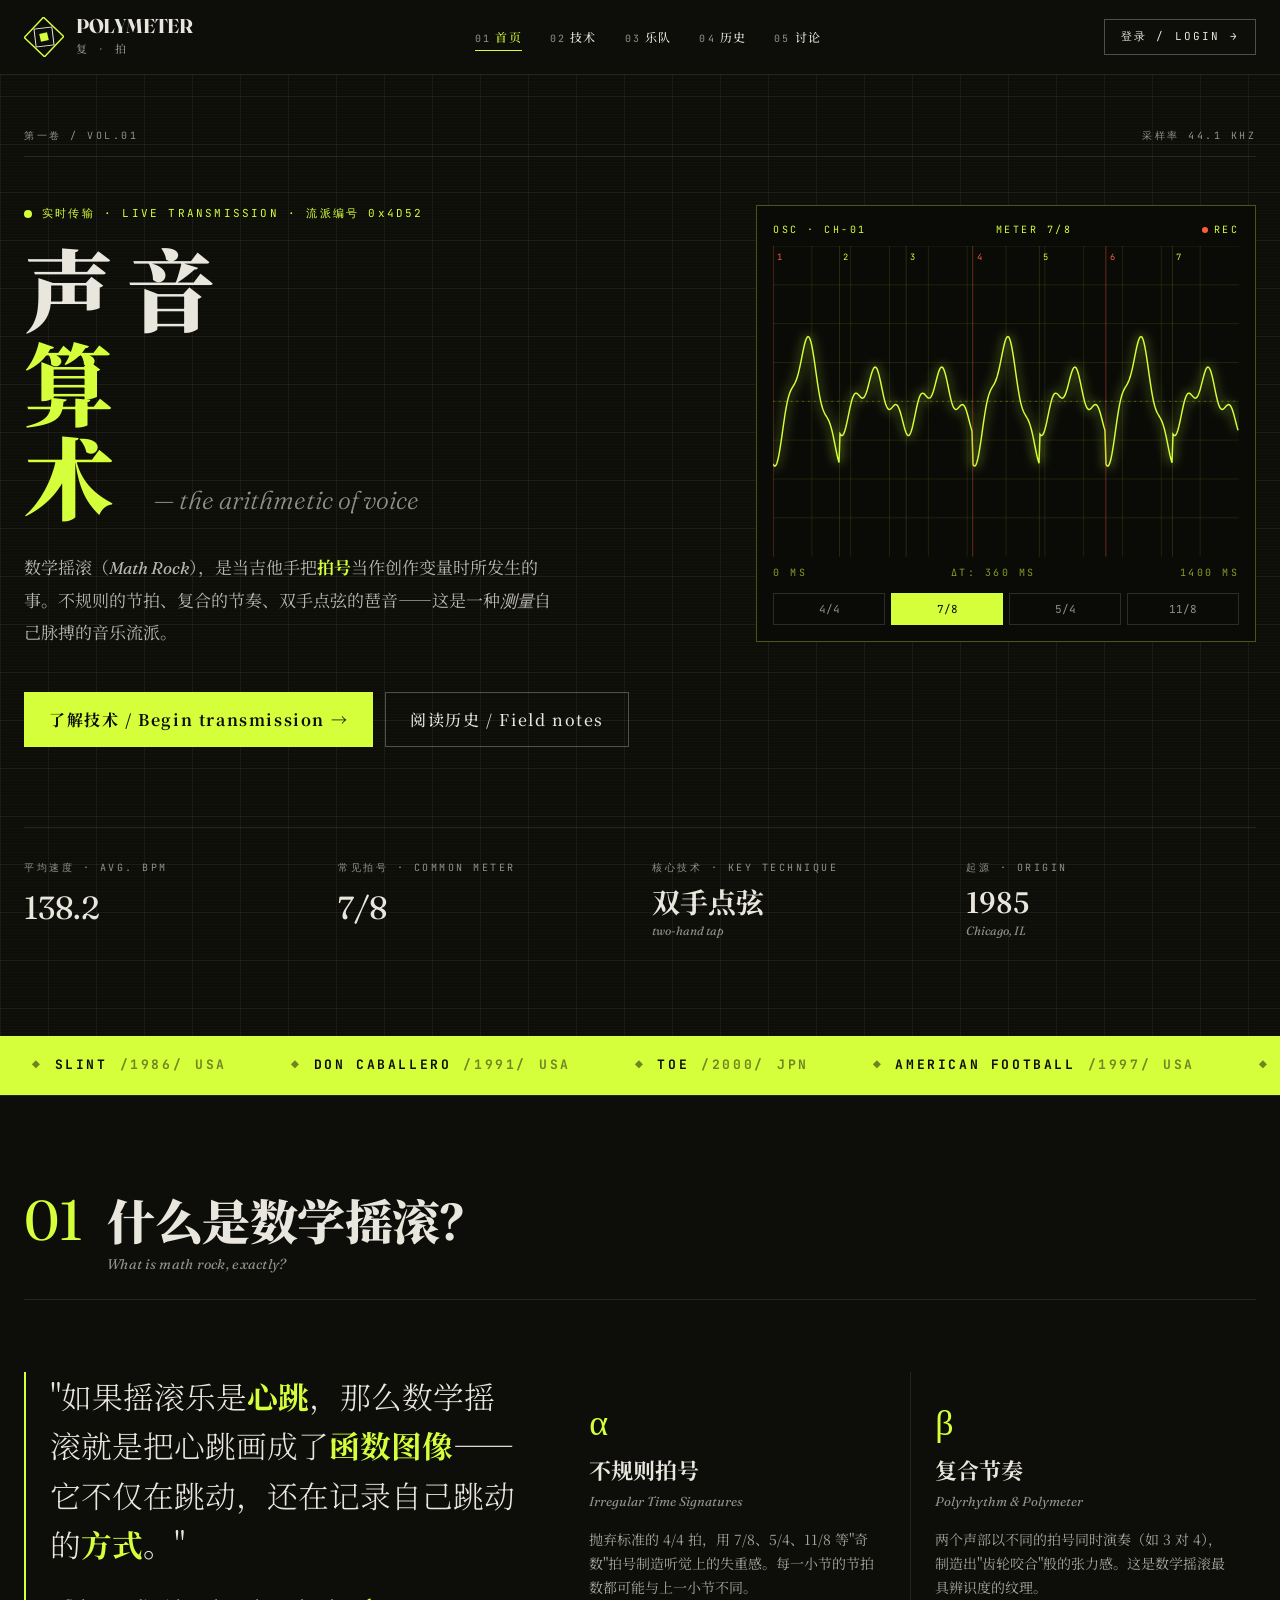
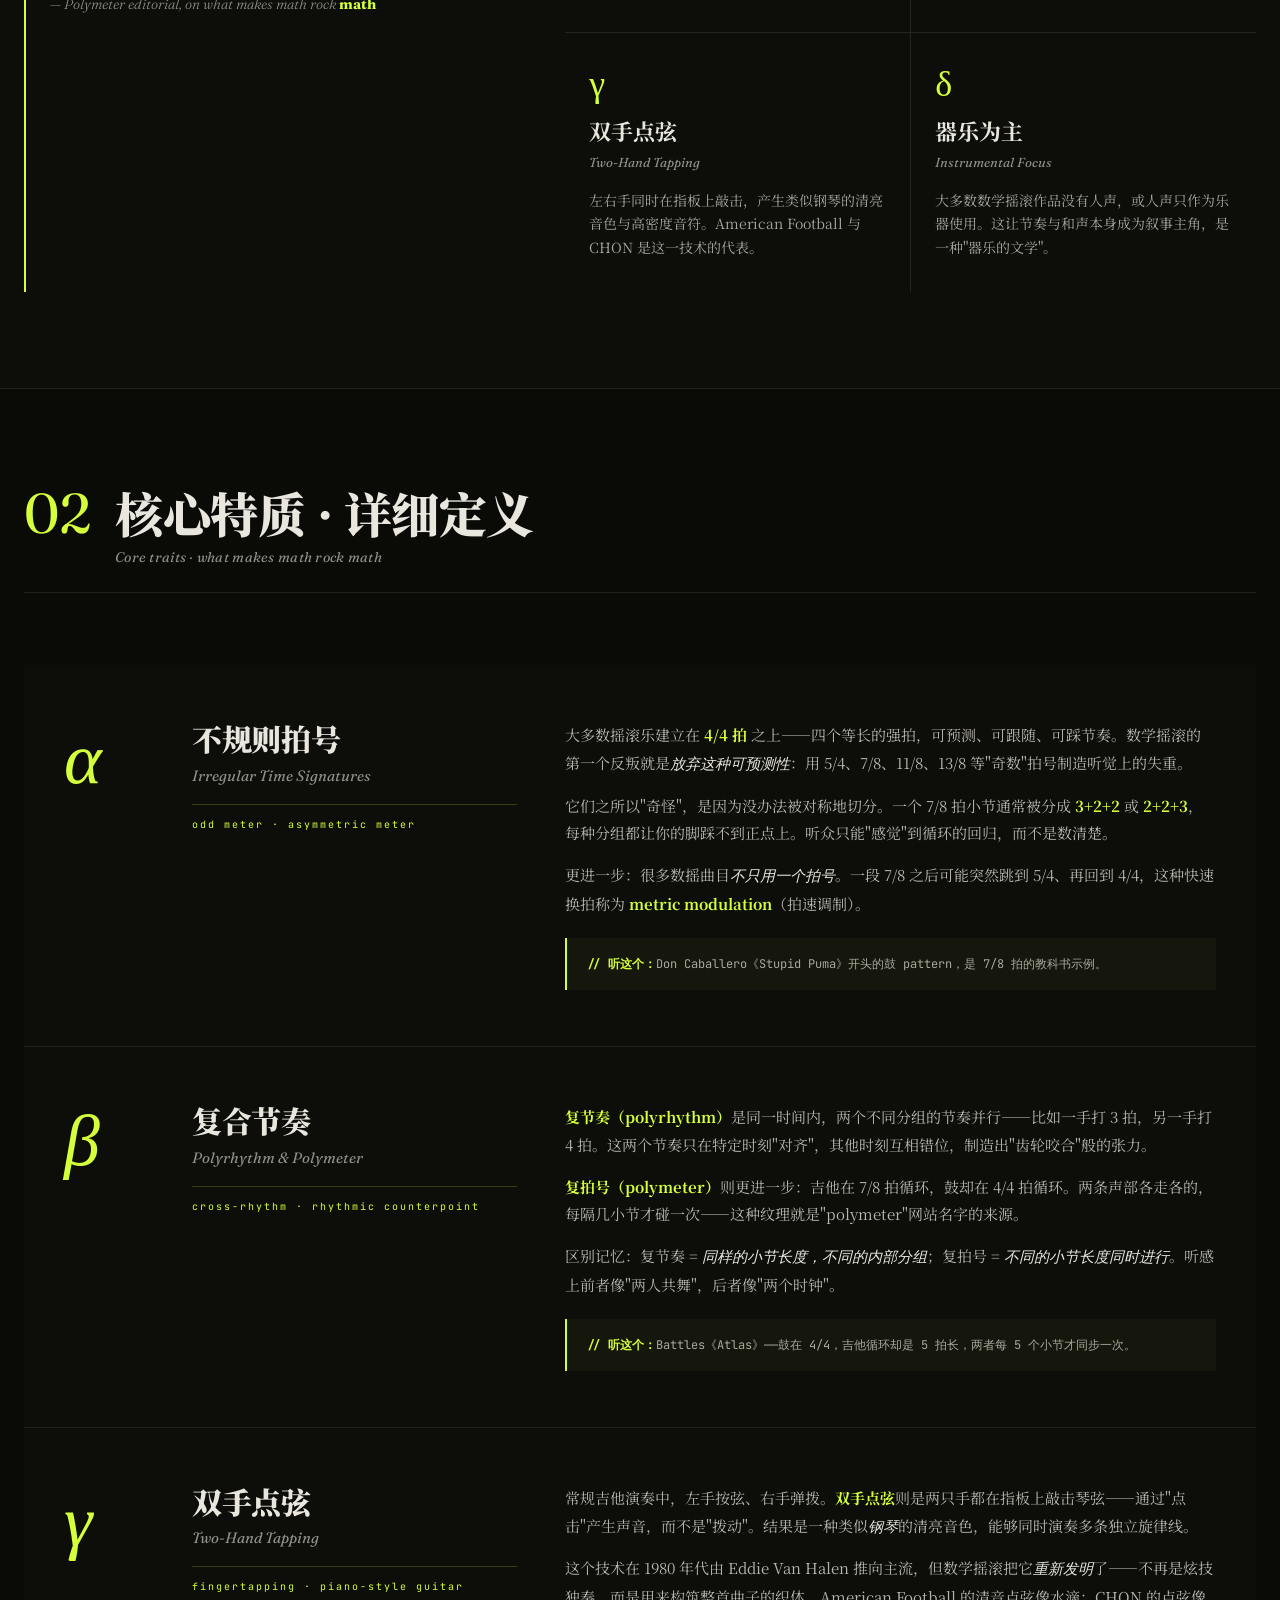
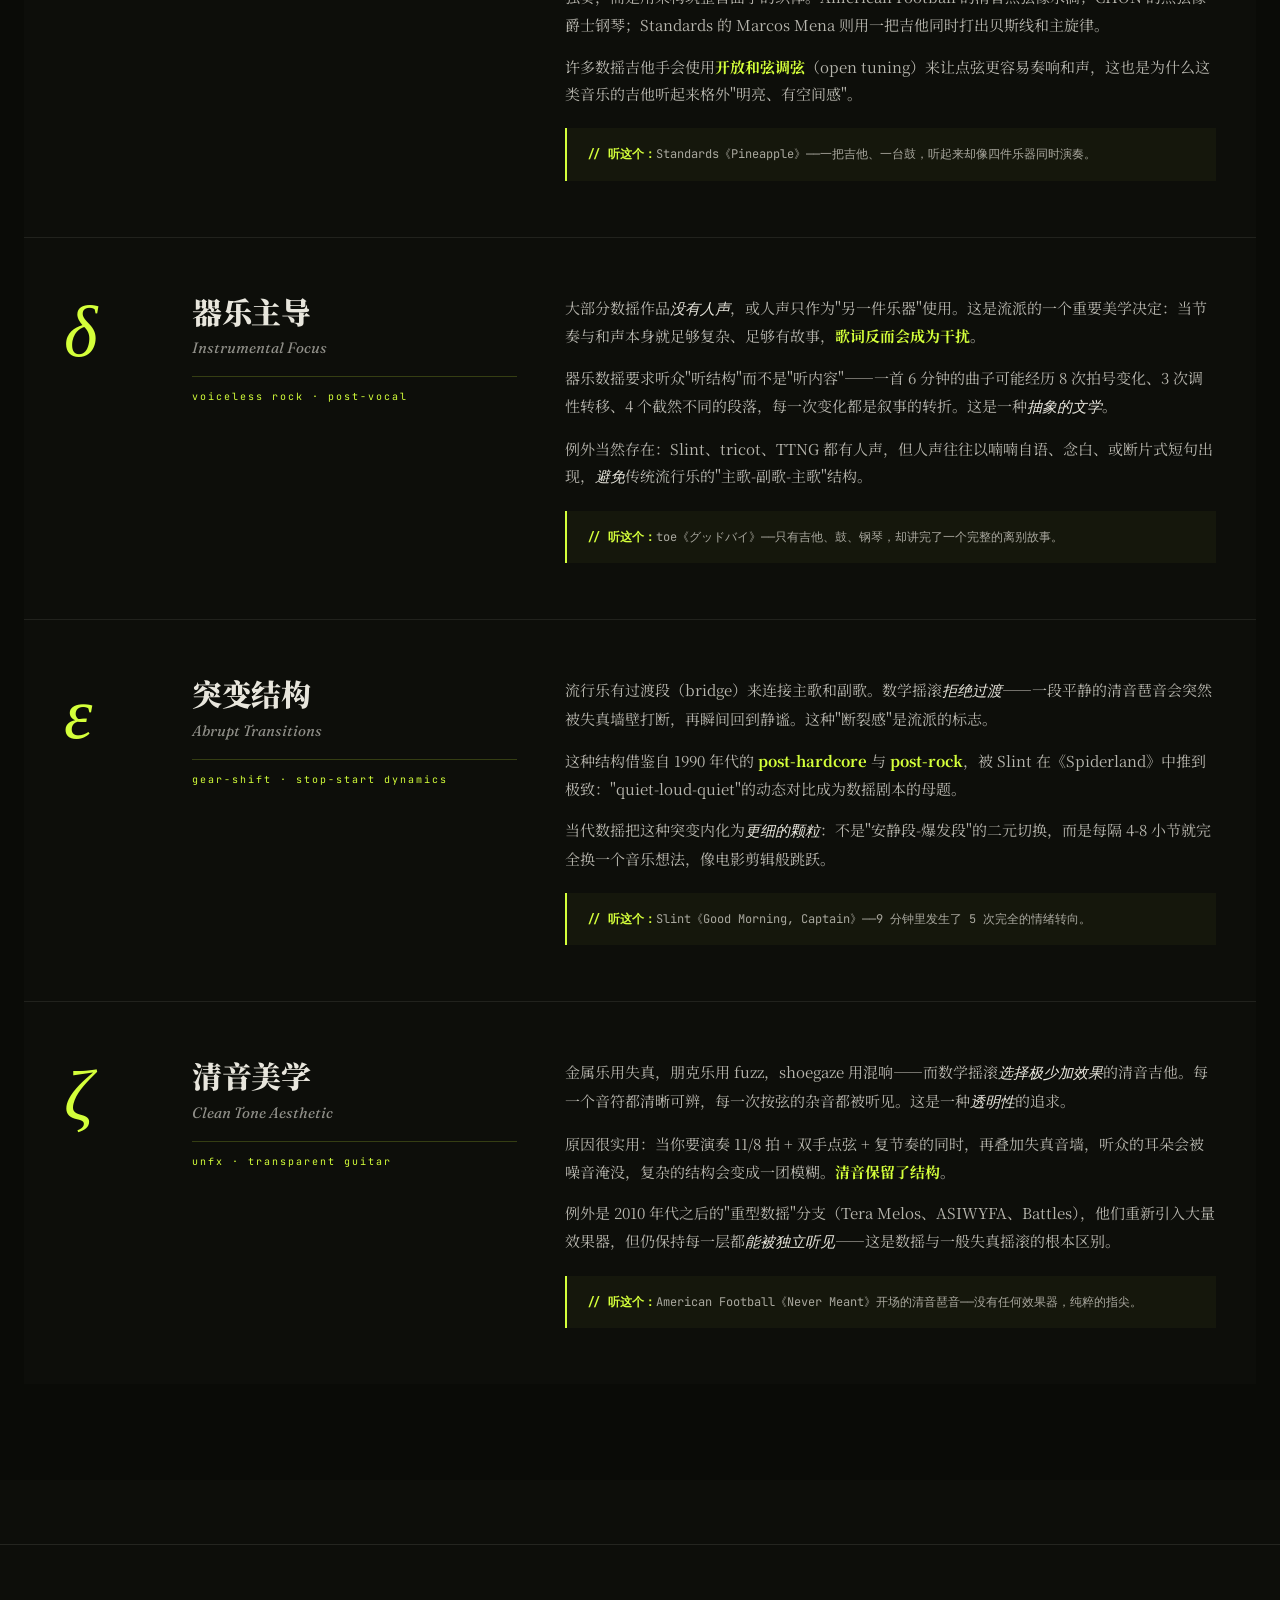
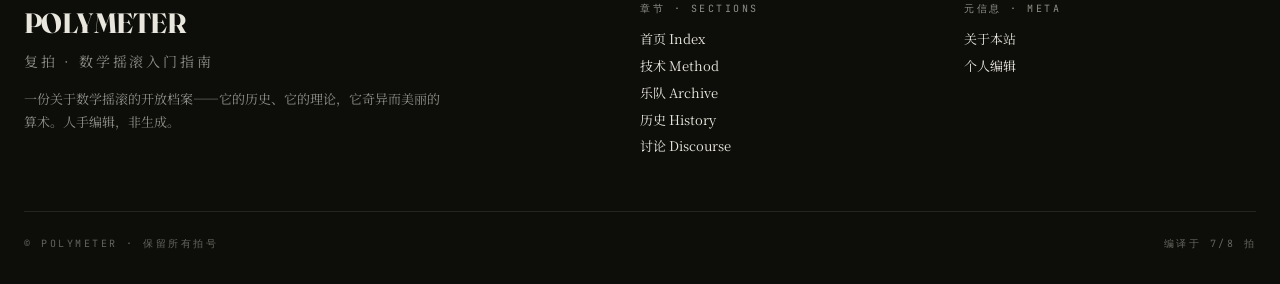
<file: index.html>
<!DOCTYPE html>
<html lang="zh-CN">
<head>
<meta charset="UTF-8">
<meta name="viewport" content="width=device-width, initial-scale=1.0">
<title>复拍 POLYMETER</title>
<meta name="description" content="一份关于数学摇滚（Math Rock）的开放档案——它的历史、它的理论，它奇异而美丽的算术。">
<link rel="stylesheet" href="shared/style.css">
<style>
  /* ========== 首页专属样式 ========== */
  .hero {
    position: relative;
    padding: 128px 0 96px;
  }
  .hero-meta {
    display: flex;
    align-items: baseline;
    justify-content: space-between;
    font-family: 'JetBrains Mono', monospace;
    font-size: 10px;
    letter-spacing: 0.25em;
    text-transform: uppercase;
    color: var(--paper-dim);
    border-bottom: 1px solid rgba(232, 230, 221, 0.1);
    padding-bottom: 12px;
    margin-bottom: 48px;
  }
  .hero-grid {
    display: grid;
    grid-template-columns: 1fr;
    gap: 40px;
    position: relative;
    z-index: 2;
  }
  @media (min-width: 1024px) {
    .hero-grid { grid-template-columns: 7fr 5fr; gap: 32px; }
  }
  .hero-live {
    font-family: 'JetBrains Mono', monospace;
    font-size: 11px;
    color: var(--acid);
    margin-bottom: 24px;
    display: flex;
    align-items: center;
    gap: 10px;
    letter-spacing: 0.2em;
  }
  .hero-title {
    font-family: 'Noto Serif SC', serif;
    font-weight: 900;
    line-height: 0.9;
    letter-spacing: -0.02em;
    display: grid;
    grid-template-columns: max-content auto;
    grid-template-rows: auto auto auto;
    gap: 0.15em 0.4em;
    width: max-content;
    max-width: 100%;
    font-size: clamp(2.5rem, 7vw, 7rem);
  }
  .hero-title .ch {
    display: block;
    line-height: 0.9;
  }
  /* 声 音 同一行（第 1 行，跨两列） */
  .hero-title .row-top {
    grid-column: 1 / -1;
    grid-row: 1;
    display: flex;
    gap: 0.15em;
  }
  /* 算 独占一行（第 2 行第 1 列） */
  .hero-title .ch.s3 {
    grid-column: 1;
    grid-row: 2;
  }
  /* 术 第 3 行第 1 列 */
  .hero-title .ch.s4 {
    grid-column: 1;
    grid-row: 3;
  }
  /* 英文贴在术右侧、底部对齐 */
  .hero-title .en-inline {
    grid-column: 2;
    grid-row: 3;
    align-self: end;
    padding-left: 0.25em;
    padding-bottom: 0.08em;
    font-family: 'Fraunces', serif;
    font-style: italic;
    font-weight: 300;
    font-size: clamp(1rem, 2vw, 2rem);
    color: var(--paper-dim);
    line-height: 1;
    white-space: nowrap;
    letter-spacing: 0;
  }
  .hero-title .ch.acid {
    color: var(--acid);
  }
  /* 旧的样式保留以防其他地方引用 */
  .hero-title-en { display: none; }
  @media (max-width: 768px) {
    .hero-title {
      grid-template-columns: max-content;
    }
    .hero-title .en-inline {
      grid-column: 1;
      grid-row: 4;
      padding-left: 0;
      padding-top: 0.4em;
      font-size: 1.4rem;
      white-space: normal;
    }
  }
  .hero-lead {
    margin-top: 36px;
    max-width: 540px;
    font-size: 17px;
    line-height: 1.85;
    color: rgba(232, 230, 221, 0.78);
  }
  .hero-lead .acid { color: var(--acid); font-weight: 700; }
  .hero-lead em {
    font-family: 'Fraunces', serif;
    font-style: italic;
  }
  .hero-cta {
    margin-top: 44px;
    display: flex;
    flex-wrap: wrap;
    gap: 12px;
  }

  /* ========== 示波器面板 ========== */
  .oscilloscope {
    border: 1px solid rgba(212, 255, 58, 0.3);
    background: var(--ink-2);
    padding: 16px;
    position: relative;
  }
  .osc-header {
    display: flex;
    justify-content: space-between;
    font-family: 'JetBrains Mono', monospace;
    font-size: 10px;
    letter-spacing: 0.25em;
    text-transform: uppercase;
    color: var(--acid);
    margin-bottom: 8px;
  }
  .osc-rec {
    display: flex;
    align-items: center;
    gap: 6px;
  }
  .osc-footer {
    display: flex;
    justify-content: space-between;
    font-family: 'JetBrains Mono', monospace;
    font-size: 10px;
    letter-spacing: 0.25em;
    text-transform: uppercase;
    color: rgba(212, 255, 58, 0.6);
    margin-top: 8px;
  }
  .osc-meter-tabs {
    display: flex;
    gap: 6px;
    margin-top: 12px;
  }
  .osc-meter-tabs button {
    flex: 1;
    padding: 8px;
    border: 1px solid rgba(232, 230, 221, 0.15);
    font-family: 'JetBrains Mono', monospace;
    font-size: 11px;
    color: var(--paper-dim);
    transition: all 0.15s;
  }
  .osc-meter-tabs button.active {
    background: var(--acid);
    color: var(--ink);
    border-color: var(--acid);
  }
  .osc-meter-tabs button:hover:not(.active) {
    border-color: var(--acid);
    color: var(--acid);
  }

  /* ========== 数据带 ========== */
  .stat-strip {
    margin-top: 80px;
    display: grid;
    grid-template-columns: repeat(2, 1fr);
    gap: 24px;
    border-top: 1px solid rgba(232, 230, 221, 0.1);
    padding-top: 32px;
  }
  @media (min-width: 768px) {
    .stat-strip { grid-template-columns: repeat(4, 1fr); }
  }
  .stat-strip .label { font-family: 'JetBrains Mono', monospace; font-size: 10px; letter-spacing: 0.25em; text-transform: uppercase; color: var(--paper-dim); }
  .stat-strip .value {
    font-family: 'Noto Serif SC', serif;
    font-weight: 700;
    font-size: 28px;
    margin-top: 10px;
    line-height: 1.1;
  }
  .stat-strip .value-en {
    font-family: 'Fraunces', serif;
    font-size: 32px;
    margin-top: 6px;
  }
  .stat-strip .sub {
    font-family: 'Fraunces', serif;
    font-style: italic;
    font-size: 12px;
    color: var(--paper-dim);
    margin-top: 4px;
  }

  /* ========== 引文 / 介绍区 ========== */
  .intro-section {
    padding: 96px 0;
    border-top: 1px solid rgba(232, 230, 221, 0.1);
  }
  .intro-grid {
    display: grid;
    grid-template-columns: 1fr;
    gap: 48px;
    margin-top: 72px;
  }
  @media (min-width: 1024px) {
    .intro-grid { grid-template-columns: 5fr 7fr; }
  }
  .intro-quote {
    font-family: 'Noto Serif SC', serif;
    font-weight: 300;
    font-size: clamp(1.3rem, 2.4vw, 2rem);
    line-height: 1.6;
    border-left: 2px solid var(--acid);
    padding-left: 24px;
  }
  .intro-quote em { color: var(--acid); font-style: normal; font-weight: 700; }
  .intro-quote-en {
    font-family: 'Fraunces', serif;
    font-style: italic;
    font-size: 14px;
    color: var(--paper-dim);
    margin-top: 24px;
  }
  .intro-cards {
    display: grid;
    grid-template-columns: 1fr;
    gap: 1px;
    background: rgba(232, 230, 221, 0.1);
  }
  @media (min-width: 640px) {
    .intro-cards { grid-template-columns: 1fr 1fr; }
  }
  .intro-card {
    background: var(--ink);
    padding: 32px 24px;
    transition: background 0.3s;
  }
  .intro-card:hover { background: var(--ink-2); }
  .intro-card .num {
    font-family: 'Fraunces', serif;
    font-size: 36px;
    color: var(--acid);
    line-height: 1;
  }
  .intro-card h3 {
    font-family: 'Noto Serif SC', serif;
    font-weight: 700;
    font-size: 22px;
    margin-top: 12px;
  }
  .intro-card .en {
    font-family: 'Fraunces', serif;
    font-style: italic;
    font-size: 13px;
    color: var(--paper-dim);
    margin-top: 4px;
  }
  .intro-card p {
    font-size: 14px;
    margin-top: 16px;
    color: rgba(232, 230, 221, 0.7);
    line-height: 1.7;
  }

  /* ========== 核心特质详解（traits） ========== */
  .traits {
    padding: 96px 0;
    border-top: 1px solid rgba(232, 230, 221, 0.1);
    background: var(--ink-2);
  }
  .trait-list {
    margin-top: 72px;
    display: flex;
    flex-direction: column;
    gap: 1px;
    background: rgba(232, 230, 221, 0.1);
  }
  .trait-row {
    background: var(--ink);
    padding: 48px 32px;
    display: grid;
    grid-template-columns: 1fr;
    gap: 32px;
    transition: background 0.3s;
  }
  @media (min-width: 1024px) {
    .trait-row { grid-template-columns: 80px 1fr 2fr; gap: 48px; padding: 56px 40px; }
  }
  .trait-row:hover { background: #000; }
  .trait-row .glyph {
    font-family: 'Fraunces', serif;
    font-size: 72px;
    color: var(--acid);
    line-height: 1;
    font-style: italic;
  }
  .trait-row .heading h3 {
    font-family: 'Noto Serif SC', serif;
    font-weight: 900;
    font-size: 30px;
    line-height: 1.15;
    letter-spacing: -0.01em;
  }
  .trait-row .heading .en {
    font-family: 'Fraunces', serif;
    font-style: italic;
    font-size: 15px;
    color: var(--paper-dim);
    margin-top: 8px;
  }
  .trait-row .heading .alias {
    font-family: 'JetBrains Mono', monospace;
    font-size: 10px;
    letter-spacing: 0.2em;
    color: var(--acid);
    margin-top: 16px;
    padding-top: 12px;
    border-top: 1px solid rgba(212, 255, 58, 0.2);
  }
  .trait-row .body {
    font-size: 15px;
    line-height: 1.85;
    color: rgba(232, 230, 221, 0.78);
  }
  .trait-row .body p { margin-bottom: 14px; }
  .trait-row .body p:last-child { margin-bottom: 0; }
  .trait-row .body em {
    font-family: 'Fraunces', serif;
    font-style: italic;
    color: var(--paper);
  }
  .trait-row .body strong {
    color: var(--acid);
    font-weight: 700;
  }
  .trait-row .example {
    margin-top: 20px;
    padding: 16px 20px;
    border-left: 2px solid var(--acid);
    background: rgba(212, 255, 58, 0.04);
    font-family: 'JetBrains Mono', monospace;
    font-size: 12px;
    line-height: 1.7;
    color: rgba(232, 230, 221, 0.7);
  }
  .trait-row .example .label {
    color: var(--acid);
    font-weight: 700;
  }
</style>
</head>
<body>

<!-- ========== HERO ========== -->
<section class="hero grid-bg scanlines">
  <div class="container">
    <div class="hero-meta">
      <span>第一卷 / Vol.01 </span>
      <span class="hidden-mobile"></span>
      <span>采样率 44.1 kHz</span>
    </div>

    <div class="hero-grid">
      <div>
        <div class="hero-live">
          <span class="pulse-dot"></span>
          实时传输 · LIVE TRANSMISSION · 流派编号 0x4D52
        </div>
        <h1 class="hero-title">
          <span class="row-top">
            <span class="ch s1">声</span>
            <span class="ch s2">音</span>
          </span>
          <span class="ch s3 acid">算</span>
          <span class="ch s4 acid">术</span>
          <span class="en-inline">— the arithmetic of voice</span>
        </h1>
        <p class="hero-lead">
          数学摇滚（<em>Math Rock</em>），是当吉他手把<span class="acid">拍号</span>当作创作变量时所发生的事。不规则的节拍、复合的节奏、双手点弦的琶音——这是一种<em>测量</em>自己脉搏的音乐流派。
        </p>
        <div class="hero-cta">
          <a href="anatomy.html" class="btn-primary">了解技术 / Begin transmission →</a>
          <a href="history.html" class="btn-ghost">阅读历史 / Field notes</a>
        </div>
      </div>

      <!-- 示波器 -->
      <div>
        <div class="oscilloscope" id="oscilloscope">
          <div class="osc-header">
            <span>OSC · CH-01</span>
            <span id="osc-meter-name">METER 7/8</span>
            <span class="osc-rec"><span class="signal-dot"></span>REC</span>
          </div>
          <svg viewBox="0 0 480 320" id="osc-svg" style="width:100%; height:auto; display:block;">
            <g id="osc-grid"></g>
            <line x1="0" y1="160" x2="480" y2="160" stroke="var(--acid)" stroke-opacity="0.3" stroke-dasharray="2 4"/>
            <polyline id="osc-wave" fill="none" stroke="var(--acid)" stroke-width="1.5" style="filter: drop-shadow(0 0 6px var(--acid));"/>
            <g id="osc-markers"></g>
          </svg>
          <div class="osc-footer">
            <span>0 ms</span>
            <span id="osc-time">Δt: 0 ms</span>
            <span id="osc-total">1400 ms</span>
          </div>
          <div class="osc-meter-tabs" id="osc-tabs"></div>
        </div>
      </div>
    </div>

    <!-- 数据带 -->
    <div class="stat-strip">
      <div>
        <div class="label">平均速度 · Avg. BPM</div>
        <div class="value-en">138.2</div>
      </div>
      <div>
        <div class="label">常见拍号 · Common Meter</div>
        <div class="value-en">7/8</div>
      </div>
      <div>
        <div class="label">核心技术 · Key Technique</div>
        <div class="value">双手点弦</div>
        <div class="sub">two-hand tap</div>
      </div>
      <div>
        <div class="label">起源 · Origin</div>
        <div class="value">1985</div>
        <div class="sub">Chicago, IL</div>
      </div>
    </div>
  </div>
</section>

<!-- ========== 跑马灯 ========== -->
<div class="marquee">
  <div class="marquee-track" id="marquee-track"></div>
</div>

<!-- ========== 引文 / 介绍 ========== -->
<section class="intro-section">
  <div class="container">
    <div class="section-header">
      <span class="num">01</span>
      <div>
        <h2>什么是数学摇滚？</h2>
        <div class="subtitle-en">What is math rock, exactly?</div>
      </div>
    </div>

    <div class="intro-grid">
      <blockquote class="intro-quote">
        "如果摇滚乐是<em>心跳</em>，那么数学摇滚就是把心跳画成了<em>函数图像</em>——它不仅在跳动，还在记录自己跳动的<em>方式</em>。"
        <div class="intro-quote-en">— Polymeter editorial, on what makes math rock <em>math</em></div>
      </blockquote>

      <div class="intro-cards">
        <div class="intro-card">
          <div class="num">α</div>
          <h3>不规则拍号</h3>
          <div class="en">Irregular Time Signatures</div>
          <p>抛弃标准的 4/4 拍，用 7/8、5/4、11/8 等"奇数"拍号制造听觉上的失重感。每一小节的节拍数都可能与上一小节不同。</p>
        </div>
        <div class="intro-card">
          <div class="num">β</div>
          <h3>复合节奏</h3>
          <div class="en">Polyrhythm & Polymeter</div>
          <p>两个声部以不同的拍号同时演奏（如 3 对 4），制造出"齿轮咬合"般的张力感。这是数学摇滚最具辨识度的纹理。</p>
        </div>
        <div class="intro-card">
          <div class="num">γ</div>
          <h3>双手点弦</h3>
          <div class="en">Two-Hand Tapping</div>
          <p>左右手同时在指板上敲击，产生类似钢琴的清亮音色与高密度音符。American Football 与 CHON 是这一技术的代表。</p>
        </div>
        <div class="intro-card">
          <div class="num">δ</div>
          <h3>器乐为主</h3>
          <div class="en">Instrumental Focus</div>
          <p>大多数数学摇滚作品没有人声，或人声只作为乐器使用。这让节奏与和声本身成为叙事主角，是一种"器乐的文学"。</p>
        </div>
      </div>
    </div>
  </div>
</section>

<!-- ========== 核心特质详解 ========== -->
<section class="traits">
  <div class="container">
    <div class="section-header">
      <span class="num">02</span>
      <div>
        <h2>核心特质 · 详细定义</h2>
        <div class="subtitle-en">Core traits · what makes math rock <em>math</em></div>
      </div>
    </div>

    <div class="trait-list" id="trait-list"></div>
  </div>
</section>

<script src="shared/core.js"></script>
<script>
  // 初始化页面
  initPage('index.html');

  // ========== 跑马灯 ==========
  (function() {
    const track = document.getElementById('marquee-track');
    const items = window.BANDS.concat(window.BANDS).map(b => `
      <span class="marquee-item">
        <span class="dim">◆</span>
        ${b.name}
        <span class="dim">/${b.year}/</span>
        <span class="dim">${b.country}</span>
      </span>
    `).join('');
    track.innerHTML = items;
  })();

  // ========== 示波器 ==========
  (function() {
    let activeMeter = 1;  // 默认 7/8
    const w = 480, h = 320;
    const meters = window.METERS;

    const tabsEl = document.getElementById('osc-tabs');
    tabsEl.innerHTML = meters.map((m, i) =>
      `<button data-i="${i}" class="${i === activeMeter ? 'active' : ''}">${m.name}</button>`
    ).join('');
    tabsEl.querySelectorAll('button').forEach(btn => {
      btn.addEventListener('click', () => {
        activeMeter = parseInt(btn.dataset.i);
        tabsEl.querySelectorAll('button').forEach(b => b.classList.remove('active'));
        btn.classList.add('active');
        renderMarkers();
      });
    });

    // 网格线
    const gridEl = document.getElementById('osc-grid');
    let gridHTML = '';
    for (let i = 0; i < 8; i++) gridHTML += `<line x1="0" x2="${w}" y1="${(h/8)*i}" y2="${(h/8)*i}" stroke="var(--acid)" stroke-opacity="0.1"/>`;
    for (let i = 0; i < 12; i++) gridHTML += `<line y1="0" y2="${h}" x1="${(w/12)*i}" x2="${(w/12)*i}" stroke="var(--acid)" stroke-opacity="0.1"/>`;
    gridEl.innerHTML = gridHTML;

    // 拍号标记
    const markersEl = document.getElementById('osc-markers');
    function renderMarkers() {
      const m = meters[activeMeter];
      let mh = '';
      for (let i = 0; i < m.total; i++) {
        const x = (w / m.total) * i;
        const isAccent = m.accent.includes(i);
        const color = isAccent ? 'var(--signal)' : 'var(--acid)';
        const op = isAccent ? '0.4' : '0.15';
        mh += `<line x1="${x}" y1="0" x2="${x}" y2="${h}" stroke="${color}" stroke-opacity="${op}"/>`;
        mh += `<text x="${x+4}" y="14" fill="${color}" font-size="9" font-family="JetBrains Mono">${i+1}</text>`;
      }
      markersEl.innerHTML = mh;
      document.getElementById('osc-meter-name').textContent = `METER ${m.name}`;
      document.getElementById('osc-total').textContent = `${m.total * 200} ms`;
    }
    renderMarkers();

    // 波形
    const wave = document.getElementById('osc-wave');
    const timeEl = document.getElementById('osc-time');
    window.subscribeTick((tick) => {
      const m = meters[activeMeter];
      const points = [];
      for (let x = 0; x < w; x++) {
        const phase = (x / w) * m.total;
        const beat = Math.floor(phase) % m.total;
        const accent = m.accent.includes(beat) ? 1.4 : 0.6;
        const wv = Math.sin((x / w) * Math.PI * 2 * m.total + tick * 0.1) * 40 * accent
                 + Math.sin((x / w) * Math.PI * 2 * m.total * 3 + tick * 0.05) * 12;
        points.push(`${x},${h/2 + wv}`);
      }
      wave.setAttribute('points', points.join(' '));
      timeEl.textContent = `Δt: ${(tick * 80) % 1000} ms`;
    });
  })();

  // ========== 核心特质详解 ==========
  (function() {
    const traits = [
      {
        glyph: 'α',
        zh: '不规则拍号',
        en: 'Irregular Time Signatures',
        alias: 'odd meter · asymmetric meter',
        body: `
          <p>大多数摇滚乐建立在 <strong>4/4 拍</strong> 之上——四个等长的强拍，可预测、可跟随、可踩节奏。数学摇滚的第一个反叛就是<em>放弃这种可预测性</em>：用 5/4、7/8、11/8、13/8 等"奇数"拍号制造听觉上的失重。</p>
          <p>它们之所以"奇怪"，是因为没办法被对称地切分。一个 7/8 拍小节通常被分成 <strong>3+2+2</strong> 或 <strong>2+2+3</strong>，每种分组都让你的脚踩不到正点上。听众只能"感觉"到循环的回归，而不是数清楚。</p>
          <p>更进一步：很多数摇曲目<em>不只用一个拍号</em>。一段 7/8 之后可能突然跳到 5/4、再回到 4/4，这种快速换拍称为 <strong>metric modulation</strong>（拍速调制）。</p>
        `,
        example: `<span class="label">// 听这个：</span>Don Caballero《Stupid Puma》开头的鼓 pattern，是 7/8 拍的教科书示例。`
      },
      {
        glyph: 'β',
        zh: '复合节奏',
        en: 'Polyrhythm & Polymeter',
        alias: 'cross-rhythm · rhythmic counterpoint',
        body: `
          <p><strong>复节奏（polyrhythm）</strong>是同一时间内，两个不同分组的节奏并行——比如一手打 3 拍，另一手打 4 拍。这两个节奏只在特定时刻"对齐"，其他时刻互相错位，制造出"齿轮咬合"般的张力。</p>
          <p><strong>复拍号（polymeter）</strong>则更进一步：吉他在 7/8 拍循环，鼓却在 4/4 拍循环。两条声部各走各的，每隔几小节才碰一次——这种纹理就是"polymeter"网站名字的来源。</p>
          <p>区别记忆：复节奏 = <em>同样的小节长度，不同的内部分组</em>；复拍号 = <em>不同的小节长度同时进行</em>。听感上前者像"两人共舞"，后者像"两个时钟"。</p>
        `,
        example: `<span class="label">// 听这个：</span>Battles《Atlas》——鼓在 4/4，吉他循环却是 5 拍长，两者每 5 个小节才同步一次。`
      },
      {
        glyph: 'γ',
        zh: '双手点弦',
        en: 'Two-Hand Tapping',
        alias: 'fingertapping · piano-style guitar',
        body: `
          <p>常规吉他演奏中，左手按弦、右手弹拨。<strong>双手点弦</strong>则是两只手都在指板上敲击琴弦——通过"点击"产生声音，而不是"拨动"。结果是一种类似<em>钢琴</em>的清亮音色，能够同时演奏多条独立旋律线。</p>
          <p>这个技术在 1980 年代由 Eddie Van Halen 推向主流，但数学摇滚把它<em>重新发明</em>了——不再是炫技独奏，而是用来构筑整首曲子的织体。American Football 的清音点弦像水滴；CHON 的点弦像爵士钢琴；Standards 的 Marcos Mena 则用一把吉他同时打出贝斯线和主旋律。</p>
          <p>许多数摇吉他手会使用<strong>开放和弦调弦</strong>（open tuning）来让点弦更容易奏响和声，这也是为什么这类音乐的吉他听起来格外"明亮、有空间感"。</p>
        `,
        example: `<span class="label">// 听这个：</span>Standards《Pineapple》——一把吉他、一台鼓，听起来却像四件乐器同时演奏。`
      },
      {
        glyph: 'δ',
        zh: '器乐主导',
        en: 'Instrumental Focus',
        alias: 'voiceless rock · post-vocal',
        body: `
          <p>大部分数摇作品<em>没有人声</em>，或人声只作为"另一件乐器"使用。这是流派的一个重要美学决定：当节奏与和声本身就足够复杂、足够有故事，<strong>歌词反而会成为干扰</strong>。</p>
          <p>器乐数摇要求听众"听结构"而不是"听内容"——一首 6 分钟的曲子可能经历 8 次拍号变化、3 次调性转移、4 个截然不同的段落，每一次变化都是叙事的转折。这是一种<em>抽象的文学</em>。</p>
          <p>例外当然存在：Slint、tricot、TTNG 都有人声，但人声往往以喃喃自语、念白、或断片式短句出现，<em>避免</em>传统流行乐的"主歌-副歌-主歌"结构。</p>
        `,
        example: `<span class="label">// 听这个：</span>toe《グッドバイ》——只有吉他、鼓、钢琴，却讲完了一个完整的离别故事。`
      },
      {
        glyph: 'ε',
        zh: '突变结构',
        en: 'Abrupt Transitions',
        alias: 'gear-shift · stop-start dynamics',
        body: `
          <p>流行乐有过渡段（bridge）来连接主歌和副歌。数学摇滚<em>拒绝过渡</em>——一段平静的清音琶音会突然被失真墙壁打断，再瞬间回到静谧。这种"断裂感"是流派的标志。</p>
          <p>这种结构借鉴自 1990 年代的 <strong>post-hardcore</strong> 与 <strong>post-rock</strong>，被 Slint 在《Spiderland》中推到极致："quiet-loud-quiet"的动态对比成为数摇剧本的母题。</p>
          <p>当代数摇把这种突变内化为<em>更细的颗粒</em>：不是"安静段-爆发段"的二元切换，而是每隔 4-8 小节就完全换一个音乐想法，像电影剪辑般跳跃。</p>
        `,
        example: `<span class="label">// 听这个：</span>Slint《Good Morning, Captain》——9 分钟里发生了 5 次完全的情绪转向。`
      },
      {
        glyph: 'ζ',
        zh: '清音美学',
        en: 'Clean Tone Aesthetic',
        alias: 'unfx · transparent guitar',
        body: `
          <p>金属乐用失真，朋克乐用 fuzz，shoegaze 用混响——而数学摇滚<em>选择极少加效果</em>的清音吉他。每一个音符都清晰可辨，每一次按弦的杂音都被听见。这是一种<em>透明性</em>的追求。</p>
          <p>原因很实用：当你要演奏 11/8 拍 + 双手点弦 + 复节奏的同时，再叠加失真音墙，听众的耳朵会被噪音淹没，复杂的结构会变成一团模糊。<strong>清音保留了结构</strong>。</p>
          <p>例外是 2010 年代之后的"重型数摇"分支（Tera Melos、ASIWYFA、Battles），他们重新引入大量效果器，但仍保持每一层都<em>能被独立听见</em>——这是数摇与一般失真摇滚的根本区别。</p>
        `,
        example: `<span class="label">// 听这个：</span>American Football《Never Meant》开场的清音琶音——没有任何效果器，纯粹的指尖。`
      },
    ];
    document.getElementById('trait-list').innerHTML = traits.map(t => `
      <div class="trait-row">
        <div class="glyph">${t.glyph}</div>
        <div class="heading">
          <h3>${t.zh}</h3>
          <div class="en">${t.en}</div>
          <div class="alias">${t.alias}</div>
        </div>
        <div class="body">
          ${t.body}
          <div class="example">${t.example}</div>
        </div>
      </div>
    `).join('');
  })();
</script>

</body>
</html>
</file>
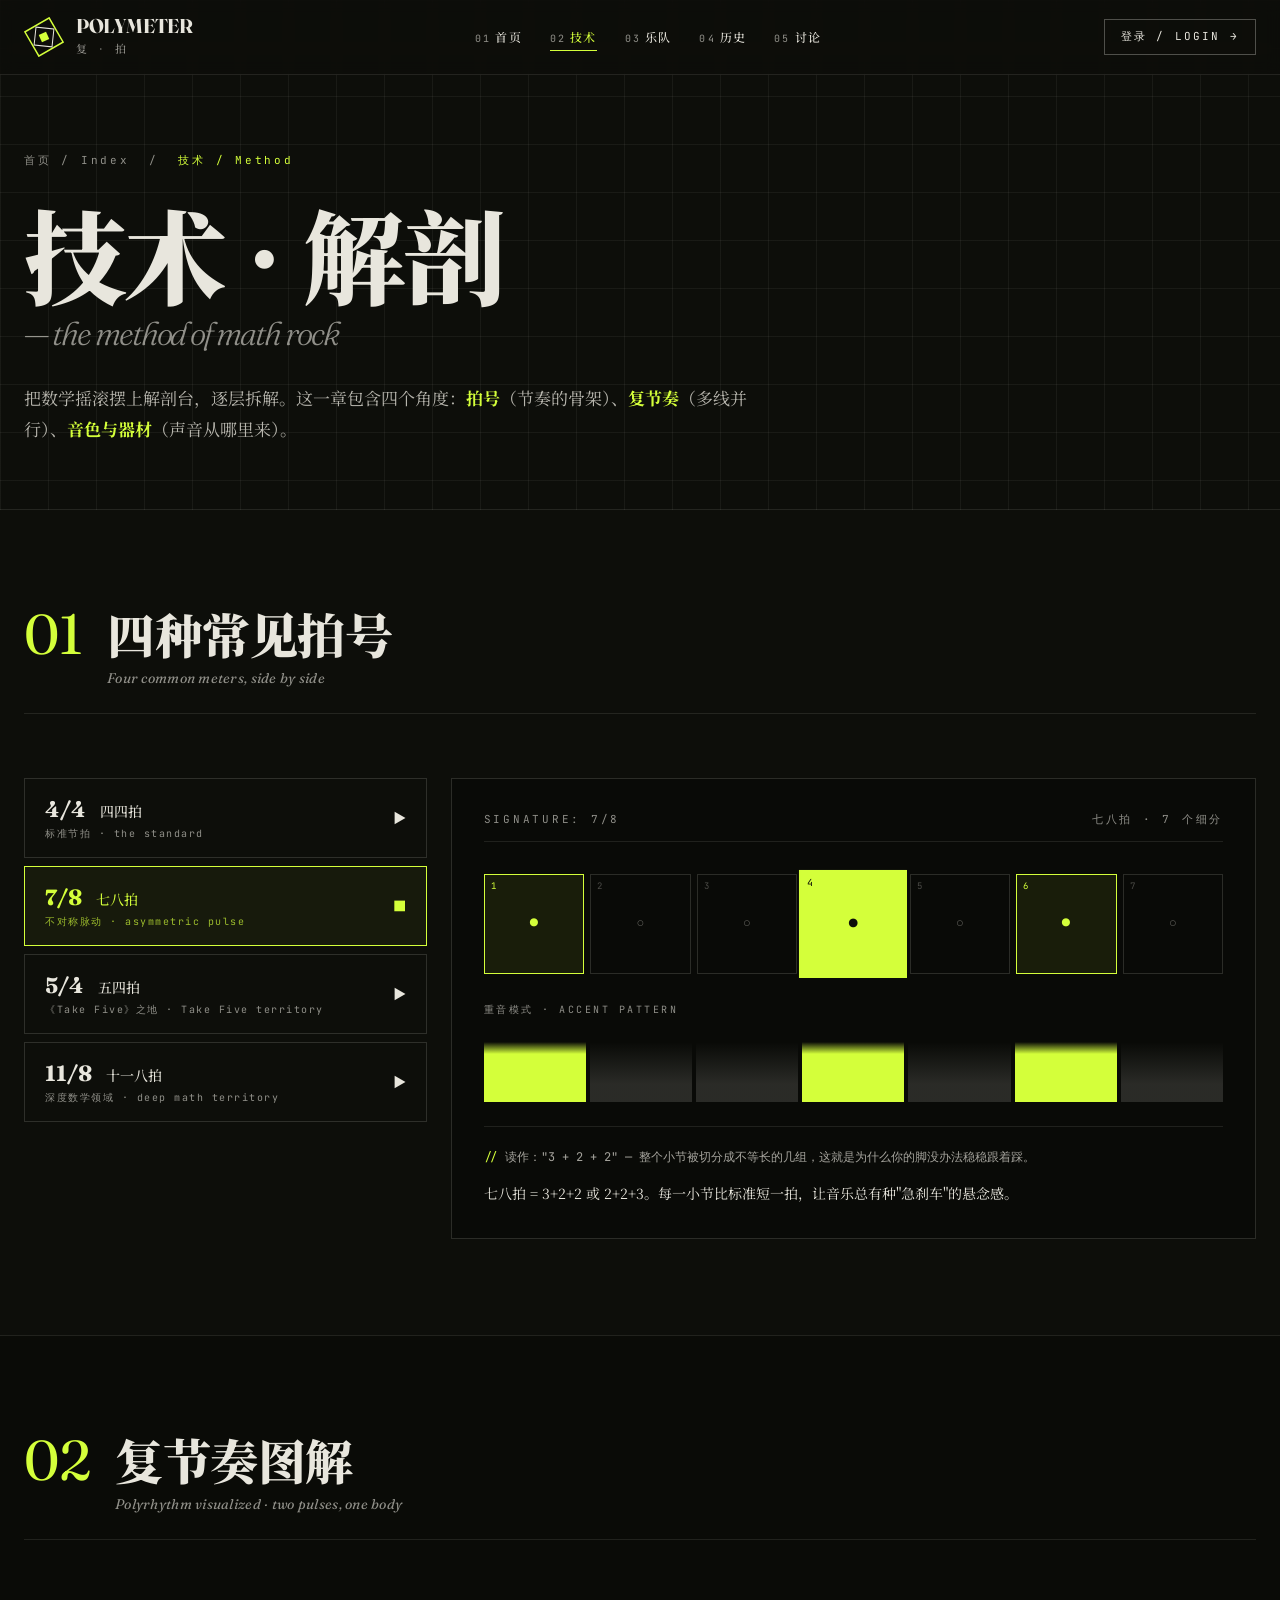
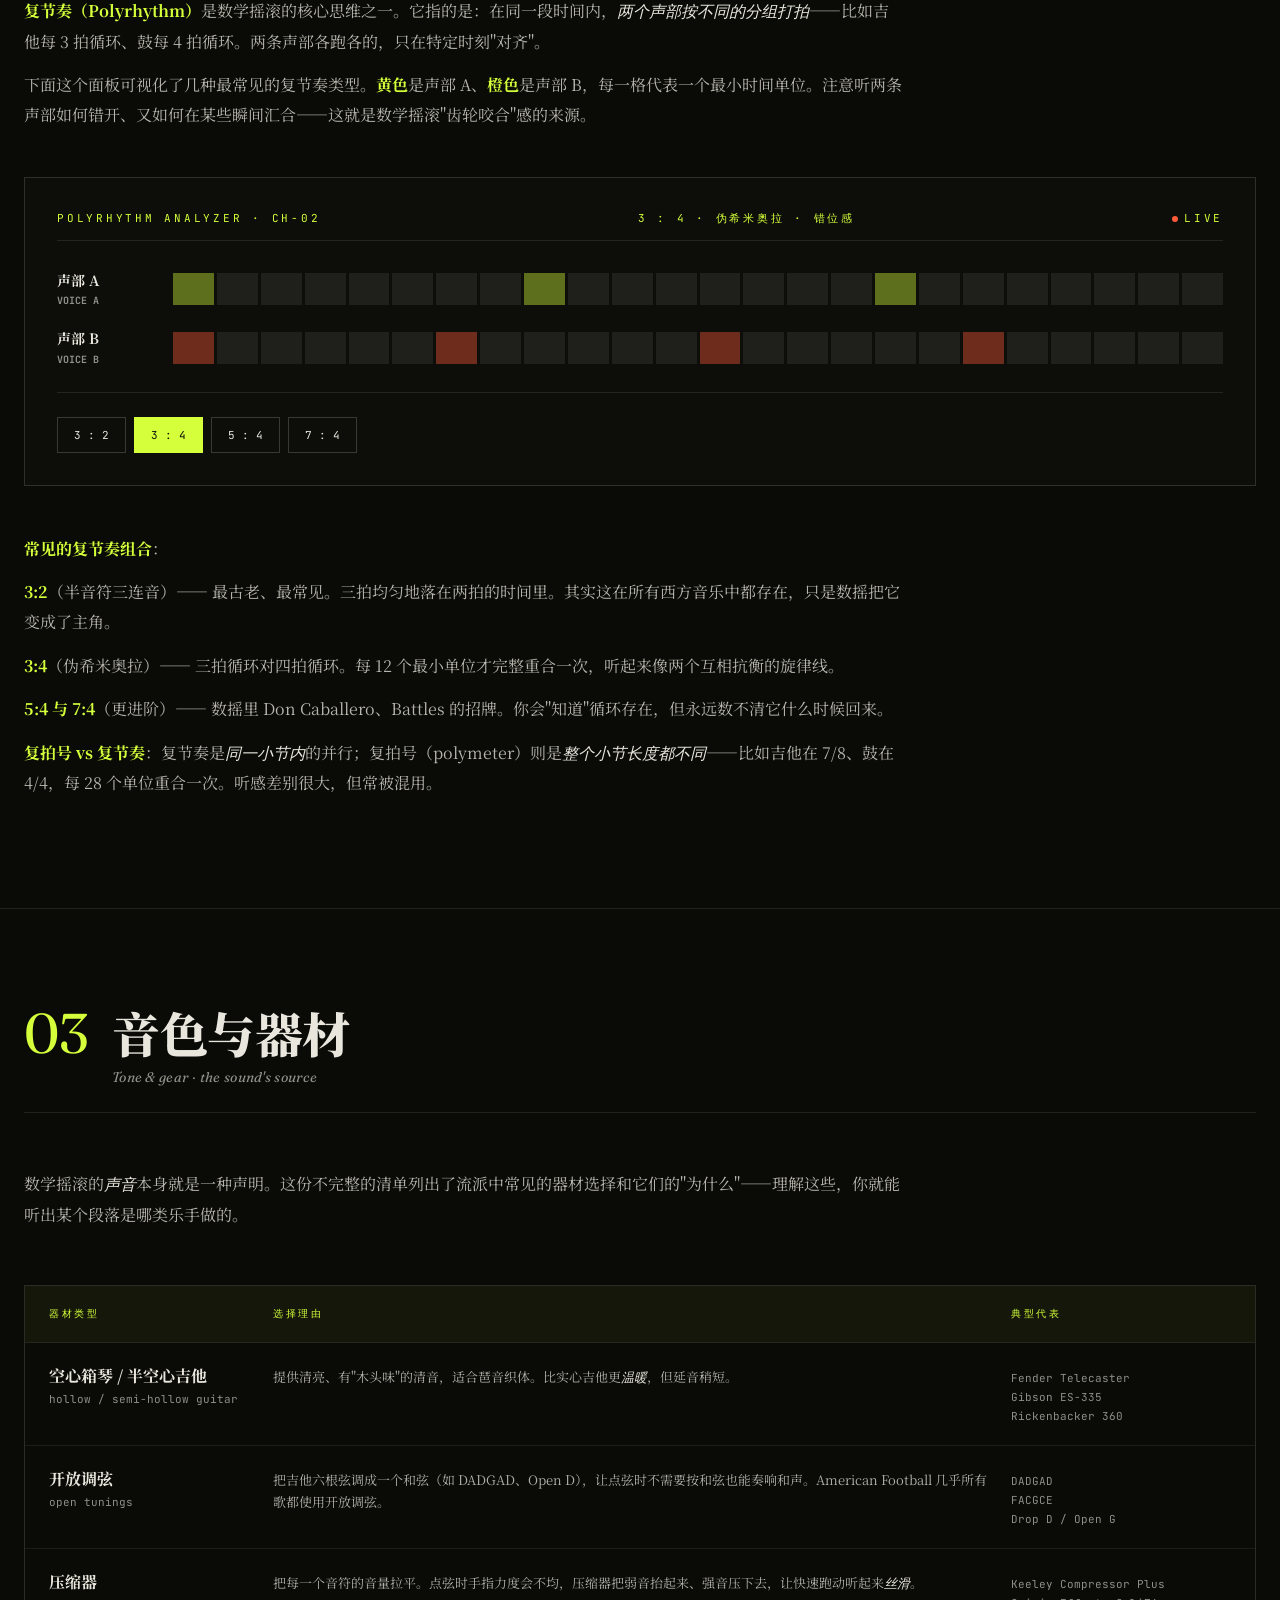
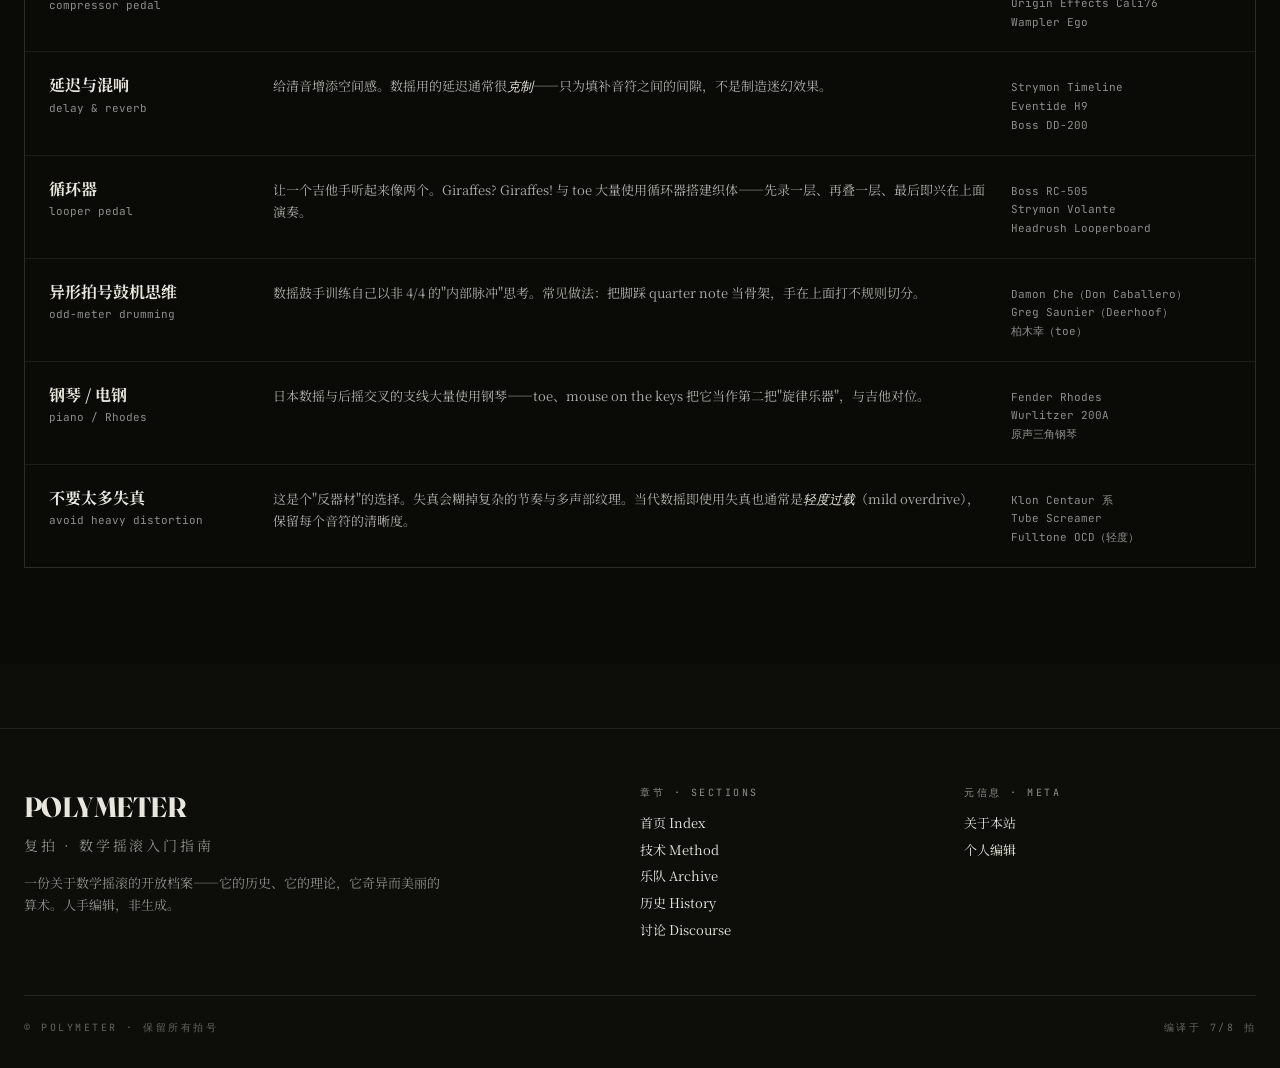
<file: anatomy.html>
<!DOCTYPE html>
<html lang="zh-CN">
<head>
<meta charset="UTF-8">
<meta name="viewport" content="width=device-width, initial-scale=1.0">
<title>技术 · 复拍 POLYMETER</title>
<link rel="stylesheet" href="shared/style.css">
<style>
  .page-hero {
    padding: 152px 0 64px;
    border-bottom: 1px solid rgba(232, 230, 221, 0.1);
  }
  .page-hero .crumbs {
    font-family: 'JetBrains Mono', monospace;
    font-size: 11px;
    letter-spacing: 0.25em;
    color: var(--paper-dim);
    margin-bottom: 32px;
  }
  .page-hero h1 {
    font-family: 'Noto Serif SC', serif;
    font-weight: 900;
    font-size: clamp(2.8rem, 8vw, 7rem);
    line-height: 1;
    letter-spacing: -0.02em;
  }
  .page-hero h1 .en {
    display: block;
    font-family: 'Fraunces', serif;
    font-style: italic;
    font-weight: 300;
    font-size: 0.32em;
    color: var(--paper-dim);
    margin-top: 0.4em;
  }
  .page-hero .lead {
    margin-top: 32px;
    max-width: 760px;
    font-size: 17px;
    line-height: 1.85;
    color: rgba(232, 230, 221, 0.78);
  }

  /* ========== 拍号比较 ========== */
  .meter-section { padding: 96px 0; }
  .meter-grid {
    display: grid;
    grid-template-columns: 1fr;
    gap: 24px;
    margin-top: 64px;
  }
  @media (min-width: 1024px) { .meter-grid { grid-template-columns: 4fr 8fr; } }
  .meter-list { display: flex; flex-direction: column; gap: 8px; }
  .meter-list-item {
    width: 100%;
    text-align: left;
    padding: 16px 20px;
    border: 1px solid rgba(232, 230, 221, 0.15);
    transition: all 0.2s;
    display: flex;
    align-items: center;
    justify-content: space-between;
    gap: 16px;
  }
  .meter-list-item.active {
    border-color: var(--acid);
    background: rgba(212, 255, 58, 0.05);
    color: var(--acid);
  }
  .meter-list-item:not(.active):hover { border-color: rgba(232, 230, 221, 0.4); }
  .meter-list-item .left { display: flex; align-items: baseline; gap: 14px; }
  .meter-list-item .name-en { font-family: 'Fraunces', serif; font-size: 22px; font-weight: 700; }
  .meter-list-item .name-zh { font-family: 'Noto Serif SC', serif; font-weight: 500; font-size: 14px; }
  .meter-list-item .desc {
    font-family: 'JetBrains Mono', monospace;
    font-size: 10px;
    letter-spacing: 0.15em;
    color: var(--paper-dim);
    margin-top: 4px;
  }
  .meter-list-item.active .desc { color: var(--acid); opacity: 0.7; }

  .meter-viz {
    border: 1px solid rgba(232, 230, 221, 0.15);
    background: rgba(0, 0, 0, 0.3);
    padding: 32px;
  }
  .meter-viz-header {
    display: flex;
    justify-content: space-between;
    font-family: 'JetBrains Mono', monospace;
    font-size: 11px;
    letter-spacing: 0.25em;
    text-transform: uppercase;
    color: var(--paper-dim);
    margin-bottom: 32px;
    padding-bottom: 12px;
    border-bottom: 1px solid rgba(232, 230, 221, 0.1);
  }
  .meter-cells { display: grid; gap: 6px; margin-bottom: 28px; }
  .meter-cell {
    aspect-ratio: 1;
    position: relative;
    display: flex;
    align-items: center;
    justify-content: center;
    border: 1px solid rgba(232, 230, 221, 0.15);
    transition: all 0.1s;
  }
  .meter-cell.accent { border-color: var(--acid); background: rgba(212, 255, 58, 0.08); }
  .meter-cell.active { background: var(--acid) !important; transform: scale(1.08); }
  .meter-cell .marker { font-family: 'JetBrains Mono', monospace; font-size: 13px; color: rgba(232, 230, 221, 0.4); }
  .meter-cell.accent .marker { color: var(--acid); }
  .meter-cell.active .marker { color: var(--ink); }
  .meter-cell .num {
    position: absolute; top: 4px; left: 6px;
    font-family: 'JetBrains Mono', monospace;
    font-size: 9px;
    color: rgba(232, 230, 221, 0.3);
  }
  .meter-cell.accent .num { color: var(--acid); }
  .meter-cell.active .num { color: var(--ink); }

  .meter-bars { display: flex; gap: 4px; margin: 24px 0; height: 60px; }
  .meter-bar {
    flex: 1;
    background: linear-gradient(to top, rgba(232,230,221,0.15) 0%, rgba(232,230,221,0.15) 30%, transparent 100%);
  }
  .meter-bar.accent {
    background: linear-gradient(to top, var(--acid) 0%, var(--acid) 80%, transparent 100%);
  }

  .meter-explanation {
    border-top: 1px solid rgba(232, 230, 221, 0.1);
    padding-top: 20px;
    font-family: 'JetBrains Mono', monospace;
    font-size: 12px;
    line-height: 1.8;
    color: rgba(232, 230, 221, 0.7);
  }
  .meter-explanation .acid { color: var(--acid); }
  .meter-explanation .zh-note {
    font-family: 'Noto Serif SC', serif;
    font-size: 14px;
    margin-top: 12px;
    color: var(--paper);
  }

  /* ========== 复节奏 ========== */
  .poly-section {
    padding: 96px 0;
    border-top: 1px solid rgba(232, 230, 221, 0.1);
    background: var(--ink-2);
  }
  .poly-explanation {
    margin-top: 56px;
    max-width: 880px;
    font-size: 16px;
    line-height: 1.85;
    color: rgba(232, 230, 221, 0.78);
  }
  .poly-explanation p { margin-bottom: 14px; }
  .poly-explanation strong { color: var(--acid); }
  .poly-explanation em { font-family: 'Fraunces', serif; font-style: italic; color: var(--paper); }

  .poly-viz {
    margin-top: 48px;
    border: 1px solid rgba(232, 230, 221, 0.15);
    background: var(--ink);
    padding: 32px;
  }
  .poly-viz-header {
    display: flex;
    justify-content: space-between;
    font-family: 'JetBrains Mono', monospace;
    font-size: 11px;
    letter-spacing: 0.25em;
    text-transform: uppercase;
    color: var(--acid);
    margin-bottom: 28px;
    padding-bottom: 12px;
    border-bottom: 1px solid rgba(232, 230, 221, 0.1);
  }
  .poly-track {
    display: grid;
    grid-template-columns: 100px 1fr;
    gap: 16px;
    align-items: center;
    margin-bottom: 18px;
  }
  .poly-track-label {
    font-family: 'Noto Serif SC', serif;
    font-weight: 700;
    font-size: 14px;
  }
  .poly-track-label .en {
    display: block;
    font-family: 'JetBrains Mono', monospace;
    font-size: 10px;
    color: var(--paper-dim);
    margin-top: 2px;
  }
  .poly-cells {
    display: grid;
    gap: 3px;
    grid-template-columns: repeat(24, 1fr);
    height: 32px;
  }
  .poly-cell {
    background: rgba(232, 230, 221, 0.08);
    transition: all 0.1s;
  }
  .poly-cell.beat { background: rgba(212, 255, 58, 0.4); }
  .poly-cell.beat.active { background: var(--acid); transform: scaleY(1.3); }
  .poly-cell.beat-2 { background: rgba(255, 91, 58, 0.4); }
  .poly-cell.beat-2.active { background: var(--signal); transform: scaleY(1.3); }
  .poly-controls {
    margin-top: 24px;
    padding-top: 24px;
    border-top: 1px solid rgba(232, 230, 221, 0.1);
    display: flex;
    flex-wrap: wrap;
    gap: 8px;
  }
  .poly-btn {
    padding: 10px 16px;
    border: 1px solid rgba(232, 230, 221, 0.2);
    font-family: 'JetBrains Mono', monospace;
    font-size: 11px;
    color: var(--paper);
    transition: all 0.2s;
  }
  .poly-btn.active {
    background: var(--acid);
    color: var(--ink);
    border-color: var(--acid);
  }
  .poly-btn:not(.active):hover { border-color: var(--acid); color: var(--acid); }

  /* ========== 演奏技法 ========== */
  .tech-section {
    padding: 96px 0;
    border-top: 1px solid rgba(232, 230, 221, 0.1);
  }
  .tech-grid {
    margin-top: 64px;
    display: grid;
    grid-template-columns: 1fr;
    gap: 1px;
    background: rgba(232, 230, 221, 0.1);
  }
  @media (min-width: 768px) { .tech-grid { grid-template-columns: 1fr 1fr; } }
  .tech-card {
    background: var(--ink);
    padding: 40px 32px;
    transition: background 0.3s;
    position: relative;
  }
  .tech-card:hover { background: #000; }
  .tech-card .num {
    font-family: 'Fraunces', serif;
    font-size: 12px;
    letter-spacing: 0.25em;
    color: var(--acid);
    margin-bottom: 12px;
    text-transform: uppercase;
  }
  .tech-card h3 {
    font-family: 'Noto Serif SC', serif;
    font-weight: 900;
    font-size: 28px;
    line-height: 1.15;
    letter-spacing: -0.01em;
  }
  .tech-card .en {
    font-family: 'Fraunces', serif;
    font-style: italic;
    font-size: 15px;
    color: var(--paper-dim);
    margin-top: 6px;
    margin-bottom: 24px;
  }
  .tech-card .desc {
    font-size: 14px;
    line-height: 1.8;
    color: rgba(232, 230, 221, 0.75);
  }
  .tech-card .desc p { margin-bottom: 12px; }
  .tech-card .desc strong { color: var(--acid); }
  .tech-card .desc em { font-family: 'Fraunces', serif; font-style: italic; color: var(--paper); }
  .tech-card .practitioners {
    margin-top: 20px;
    padding-top: 16px;
    border-top: 1px solid rgba(232, 230, 221, 0.1);
    font-family: 'JetBrains Mono', monospace;
    font-size: 11px;
    color: var(--paper-dim);
  }
  .tech-card .practitioners .label { color: var(--acid); }

  /* ========== 音色与器材 ========== */
  .gear-section {
    padding: 96px 0;
    border-top: 1px solid rgba(232, 230, 221, 0.1);
    background: var(--ink-2);
  }
  .gear-table {
    margin-top: 56px;
    border: 1px solid rgba(232, 230, 221, 0.15);
  }
  .gear-row {
    display: grid;
    grid-template-columns: 200px 1fr 220px;
    gap: 24px;
    padding: 20px 24px;
    border-bottom: 1px solid rgba(232, 230, 221, 0.08);
    align-items: baseline;
  }
  .gear-row:last-child { border-bottom: 0; }
  .gear-row.header {
    background: rgba(212, 255, 58, 0.05);
    font-family: 'JetBrains Mono', monospace;
    font-size: 10px;
    letter-spacing: 0.25em;
    text-transform: uppercase;
    color: var(--acid);
  }
  .gear-row .item {
    font-family: 'Noto Serif SC', serif;
    font-weight: 700;
    font-size: 16px;
  }
  .gear-row .item .en {
    display: block;
    font-family: 'JetBrains Mono', monospace;
    font-size: 11px;
    color: var(--paper-dim);
    margin-top: 2px;
    font-weight: 400;
  }
  .gear-row .why {
    font-size: 13px;
    line-height: 1.7;
    color: rgba(232, 230, 221, 0.75);
  }
  .gear-row .why em { font-family: 'Fraunces', serif; font-style: italic; color: var(--paper); }
  .gear-row .examples {
    font-family: 'JetBrains Mono', monospace;
    font-size: 11px;
    color: var(--paper-dim);
    line-height: 1.7;
  }
  @media (max-width: 900px) {
    .gear-row { grid-template-columns: 1fr; gap: 8px; }
    .gear-row.header { display: none; }
  }
</style>
</head>
<body>

<!-- ========== 页面 Hero ========== -->
<section class="page-hero grid-bg">
  <div class="container">
    <div class="crumbs">
      <a href="index.html">首页 / Index</a> &nbsp;/&nbsp; <span style="color: var(--acid);">技术 / Method</span>
    </div>
    <h1>
      技术 · 解剖
      <span class="en">— the method of math rock</span>
    </h1>
    <p class="lead">
      把数学摇滚摆上解剖台，逐层拆解。这一章包含四个角度：<strong style="color: var(--acid);">拍号</strong>（节奏的骨架）、<strong style="color: var(--acid);">复节奏</strong>（多线并行）、<strong style="color: var(--acid);"></strong><strong style="color: var(--acid);">音色与器材</strong>（声音从哪里来）。
    </p>
  </div>
</section>

<!-- ========== 拍号比较 ========== -->
<section class="meter-section">
  <div class="container">
    <div class="section-header">
      <span class="num">01</span>
      <div>
        <h2>四种常见拍号</h2>
        <div class="subtitle-en">Four common meters, side by side</div>
      </div>
    </div>

    <div class="meter-grid">
      <div class="meter-list" id="meter-list"></div>
      <div class="meter-viz" id="meter-viz"></div>
    </div>
  </div>
</section>

<!-- ========== 复节奏图解 ========== -->
<section class="poly-section">
  <div class="container">
    <div class="section-header">
      <span class="num">02</span>
      <div>
        <h2>复节奏图解</h2>
        <div class="subtitle-en">Polyrhythm visualized · two pulses, one body</div>
      </div>
    </div>

    <div class="poly-explanation">
      <p><strong>复节奏（Polyrhythm）</strong>是数学摇滚的核心思维之一。它指的是：在同一段时间内，<em>两个声部按不同的分组打拍</em>——比如吉他每 3 拍循环、鼓每 4 拍循环。两条声部各跑各的，只在特定时刻"对齐"。</p>
      <p>下面这个面板可视化了几种最常见的复节奏类型。<strong>黄色</strong>是声部 A、<strong>橙色</strong>是声部 B，每一格代表一个最小时间单位。注意听两条声部如何错开、又如何在某些瞬间汇合——这就是数学摇滚"齿轮咬合"感的来源。</p>
    </div>

    <div class="poly-viz">
      <div class="poly-viz-header">
        <span>POLYRHYTHM ANALYZER · CH-02</span>
        <span id="poly-name">3 : 4</span>
        <span style="display: flex; align-items: center; gap: 6px;"><span class="signal-dot"></span>LIVE</span>
      </div>

      <div class="poly-track">
        <div class="poly-track-label">声部 A<span class="en">VOICE A</span></div>
        <div class="poly-cells" id="poly-a"></div>
      </div>
      <div class="poly-track">
        <div class="poly-track-label">声部 B<span class="en">VOICE B</span></div>
        <div class="poly-cells" id="poly-b"></div>
      </div>

      <div class="poly-controls" id="poly-controls"></div>
    </div>

    <div class="poly-explanation" style="margin-top: 48px;">
      <p><strong>常见的复节奏组合</strong>：</p>
      <p><strong>3:2</strong>（半音符三连音）—— 最古老、最常见。三拍均匀地落在两拍的时间里。其实这在所有西方音乐中都存在，只是数摇把它变成了主角。</p>
      <p><strong>3:4</strong>（伪希米奥拉）—— 三拍循环对四拍循环。每 12 个最小单位才完整重合一次，听起来像两个互相抗衡的旋律线。</p>
      <p><strong>5:4 与 7:4</strong>（更进阶）—— 数摇里 Don Caballero、Battles 的招牌。你会"知道"循环存在，但永远数不清它什么时候回来。</p>
      <p><strong>复拍号 vs 复节奏</strong>：复节奏是<em>同一小节内</em>的并行；复拍号（polymeter）则是<em>整个小节长度都不同</em>——比如吉他在 7/8、鼓在 4/4，每 28 个单位重合一次。听感差别很大，但常被混用。</p>
    </div>
  </div>
</section>

<!-- ========== 演奏技法 ========== -->


<!-- ========== 音色与器材 ========== -->
<section class="gear-section">
  <div class="container">
    <div class="section-header">
      <span class="num">03</span>
      <div>
        <h2>音色与器材</h2>
        <div class="subtitle-en">Tone & gear · the sound's source</div>
      </div>
    </div>

    <div class="poly-explanation">
      <p>数学摇滚的<em>声音</em>本身就是一种声明。这份不完整的清单列出了流派中常见的器材选择和它们的"为什么"——理解这些，你就能听出某个段落是哪类乐手做的。</p>
    </div>

    <div class="gear-table">
      <div class="gear-row header">
        <span>器材类型</span>
        <span>选择理由</span>
        <span>典型代表</span>
      </div>

      <div class="gear-row">
        <div class="item">空心箱琴 / 半空心吉他<span class="en">hollow / semi-hollow guitar</span></div>
        <div class="why">提供清亮、有"木头味"的清音，适合琶音织体。比实心吉他更<em>温暖</em>，但延音稍短。</div>
        <div class="examples">Fender Telecaster<br>Gibson ES-335<br>Rickenbacker 360</div>
      </div>

      <div class="gear-row">
        <div class="item">开放调弦<span class="en">open tunings</span></div>
        <div class="why">把吉他六根弦调成一个和弦（如 DADGAD、Open D），让点弦时不需要按和弦也能奏响和声。American Football 几乎所有歌都使用开放调弦。</div>
        <div class="examples">DADGAD<br>FACGCE<br>Drop D / Open G</div>
      </div>

      <div class="gear-row">
        <div class="item">压缩器<span class="en">compressor pedal</span></div>
        <div class="why">把每一个音符的音量拉平。点弦时手指力度会不均，压缩器把弱音抬起来、强音压下去，让快速跑动听起来<em>丝滑</em>。</div>
        <div class="examples">Keeley Compressor Plus<br>Origin Effects Cali76<br>Wampler Ego</div>
      </div>

      <div class="gear-row">
        <div class="item">延迟与混响<span class="en">delay & reverb</span></div>
        <div class="why">给清音增添空间感。数摇用的延迟通常很<em>克制</em>——只为填补音符之间的间隙，不是制造迷幻效果。</div>
        <div class="examples">Strymon Timeline<br>Eventide H9<br>Boss DD-200</div>
      </div>

      <div class="gear-row">
        <div class="item">循环器<span class="en">looper pedal</span></div>
        <div class="why">让一个吉他手听起来像两个。Giraffes? Giraffes! 与 toe 大量使用循环器搭建织体——先录一层、再叠一层、最后即兴在上面演奏。</div>
        <div class="examples">Boss RC-505<br>Strymon Volante<br>Headrush Looperboard</div>
      </div>

      <div class="gear-row">
        <div class="item">异形拍号鼓机思维<span class="en">odd-meter drumming</span></div>
        <div class="why">数摇鼓手训练自己以非 4/4 的"内部脉冲"思考。常见做法：把脚踩 quarter note 当骨架，手在上面打不规则切分。</div>
        <div class="examples">Damon Che（Don Caballero）<br>Greg Saunier（Deerhoof）<br>柏木幸（toe）</div>
      </div>

      <div class="gear-row">
        <div class="item">钢琴 / 电钢<span class="en">piano / Rhodes</span></div>
        <div class="why">日本数摇与后摇交叉的支线大量使用钢琴——toe、mouse on the keys 把它当作第二把"旋律乐器"，与吉他对位。</div>
        <div class="examples">Fender Rhodes<br>Wurlitzer 200A<br>原声三角钢琴</div>
      </div>

      <div class="gear-row">
        <div class="item">不要太多失真<span class="en">avoid heavy distortion</span></div>
        <div class="why">这是个"反器材"的选择。失真会糊掉复杂的节奏与多声部纹理。当代数摇即使用失真也通常是<em>轻度过载</em>（mild overdrive），保留每个音符的清晰度。</div>
        <div class="examples">Klon Centaur 系<br>Tube Screamer<br>Fulltone OCD（轻度）</div>
      </div>
    </div>
  </div>
</section>

<script src="shared/core.js"></script>
<script>
  initPage('anatomy.html');

  // ========== 拍号比较 ==========
  (function() {
    let active = 1;
    const meters = window.METERS;
    const listEl = document.getElementById('meter-list');
    const vizEl = document.getElementById('meter-viz');

    function renderList() {
      listEl.innerHTML = meters.map((m, i) => `
        <button class="meter-list-item ${i === active ? 'active' : ''}" data-i="${i}">
          <div>
            <div class="left">
              <span class="name-en">${m.name}</span>
              <span class="name-zh">${m.zh}</span>
            </div>
            <div class="desc">${m.desc}</div>
          </div>
          <span>${i === active ? '■' : '▶'}</span>
        </button>
      `).join('');
      listEl.querySelectorAll('button').forEach(btn => {
        btn.addEventListener('click', () => {
          active = parseInt(btn.dataset.i);
          renderList();
          renderViz();
        });
      });
    }

    function renderViz() {
      const m = meters[active];
      const cellsTemplate = `repeat(${m.beats.length}, 1fr)`;
      const groupSizes = [];
      for (let i = 0; i < m.accent.length; i++) {
        const next = m.accent[i + 1] || m.beats.length;
        groupSizes.push(next - m.accent[i]);
      }

      vizEl.innerHTML = `
        <div class="meter-viz-header">
          <span>SIGNATURE: ${m.name}</span>
          <span>${m.zh} · ${m.beats.length} 个细分</span>
        </div>
        <div class="meter-cells" id="meter-cells" style="grid-template-columns: ${cellsTemplate};">
          ${m.beats.map((b, i) => `
            <div class="meter-cell ${m.accent.includes(i) ? 'accent' : ''}" data-i="${i}">
              <span class="num">${i+1}</span>
              <span class="marker">${b ? '●' : '○'}</span>
            </div>
          `).join('')}
        </div>
        <div class="label-mono" style="margin-bottom: 8px;">重音模式 · accent pattern</div>
        <div class="meter-bars">
          ${m.beats.map((_, i) => `<div class="meter-bar ${m.accent.includes(i) ? 'accent' : ''}"></div>`).join('')}
        </div>
        <div class="meter-explanation">
          <span class="acid">// </span>读作："${groupSizes.join(' + ')}" — 整个小节被切分成不等长的几组，这就是为什么你的脚没办法稳稳跟着踩。
          <div class="zh-note">${
            m.name === '4/4' ? '最常见的拍号——重音落在第 1 和第 5 个细分上，"咚-嗒-咚-嗒"。流行乐和大多数摇滚都建立在这个基础上。' :
            m.name === '7/8' ? '七八拍 = 3+2+2 或 2+2+3。每一小节比标准短一拍，让音乐总有种"急刹车"的悬念感。' :
            m.name === '5/4' ? '由 Dave Brubeck《Take Five》普及。拆成 3+2 或 2+3，节奏总在你以为它要落下时悄悄延后。' :
            '十一八拍 = 3+2+3+3 或类似分组。这是数学摇滚最深的领域——必须靠数数才能演奏，听众也只能"感觉"它的循环点。'
          }</div>
        </div>
      `;

      const cellEls = vizEl.querySelectorAll('.meter-cell');
      window.subscribeTick((tick) => {
        const idx = Math.floor(tick * 0.15) % m.beats.length;
        cellEls.forEach((c, i) => c.classList.toggle('active', i === idx));
      });
    }

    renderList();
    renderViz();
  })();

  // ========== 复节奏图解 ==========
  (function() {
    const PATTERNS = [
      { name: '3 : 2', a: 3, b: 2, desc: '半音符三连音 · 最基本' },
      { name: '3 : 4', a: 3, b: 4, desc: '伪希米奥拉 · 错位感' },
      { name: '5 : 4', a: 5, b: 4, desc: '进阶 · 数摇常用' },
      { name: '7 : 4', a: 7, b: 4, desc: 'Don Caballero 招牌' },
    ];
    let activeP = 1;
    const TOTAL = 24;

    const aEl = document.getElementById('poly-a');
    const bEl = document.getElementById('poly-b');
    const ctrlEl = document.getElementById('poly-controls');
    const nameEl = document.getElementById('poly-name');

    function render() {
      const p = PATTERNS[activeP];
      const stepA = TOTAL / p.a;
      const stepB = TOTAL / p.b;

      let aHTML = '';
      for (let i = 0; i < TOTAL; i++) {
        const isBeat = (i % stepA === 0);
        aHTML += `<div class="poly-cell ${isBeat ? 'beat' : ''}" data-i="${i}"></div>`;
      }
      aEl.innerHTML = aHTML;

      let bHTML = '';
      for (let i = 0; i < TOTAL; i++) {
        const isBeat = (i % stepB === 0);
        bHTML += `<div class="poly-cell ${isBeat ? 'beat-2' : ''}" data-i="${i}"></div>`;
      }
      bEl.innerHTML = bHTML;

      nameEl.textContent = `${p.name}  ·  ${p.desc}`;
    }

    ctrlEl.innerHTML = PATTERNS.map((p, i) =>
      `<button class="poly-btn ${i === activeP ? 'active' : ''}" data-i="${i}">${p.name}</button>`
    ).join('');
    ctrlEl.querySelectorAll('button').forEach(btn => {
      btn.addEventListener('click', () => {
        activeP = parseInt(btn.dataset.i);
        ctrlEl.querySelectorAll('button').forEach(b => b.classList.remove('active'));
        btn.classList.add('active');
        render();
      });
    });
    render();

    window.subscribeTick((tick) => {
      const cur = Math.floor(tick * 0.2) % TOTAL;
      const aBeats = aEl.querySelectorAll('.poly-cell.beat');
      const bBeats = bEl.querySelectorAll('.poly-cell.beat-2');
      aBeats.forEach(c => c.classList.toggle('active', parseInt(c.dataset.i) === cur));
      bBeats.forEach(c => c.classList.toggle('active', parseInt(c.dataset.i) === cur));
    });
  })();

  // ========== 演奏技法 ==========
  (function() {
    const techs = [
      {
        num: '03.01',
        zh: '双手点弦',
        en: 'Two-Hand Tapping',
        desc: `
          <p>左右两只手都在指板上"敲击"琴弦——通过<strong>点击</strong>而不是拨动来发声。结果是钢琴般的清亮音色与高密度音符。</p>
          <p>分两个流派：<em>Eddie Van Halen 派</em>（独奏炫技）vs <em>数摇派</em>（用来构筑全曲织体）。后者的代表是 American Football 的 Mike Kinsella —— 他用点弦演奏整段琶音，而不是穿插在主旋律里。</p>
          <p>当代发展：Standards 的 Marcos Mena 把点弦推到极限，<strong>用一把吉他同时打出贝斯线和主旋律</strong>——左手低音、右手高音，互相不打架。</p>
        `,
        practitioners: 'Mike Kinsella · Mario Camarena · Marcos Mena · Yvette Young'
      },
      {
        num: '03.02',
        zh: '清音琶音',
        en: 'Clean Arpeggios',
        desc: `
          <p>不用失真效果器、不用拨片扫弦——而是用手指逐根拨动每根琴弦，让和弦的每一个音都<em>独立可听</em>。这是数摇与流行摇滚最直观的音色差别。</p>
          <p>美式数摇（American Football、TTNG）的琶音通常配合<strong>开放调弦</strong>，让 1-2 个手指就能按出复杂和弦。日式数摇（toe）则更倾向爵士影响，用半减和弦、九和弦增加色彩。</p>
        `,
        practitioners: 'Steve Lamos · Tim Collis · Toe · Mineral'
      },
      {
        num: '03.03',
        zh: '指拨与混合拨弦',
        en: 'Fingerpicking / Hybrid Picking',
        desc: `
          <p>"混合拨弦"指<em>拨片夹在拇食指间，中指无名指同时拨弦</em>——这样能在同一时间触及不相邻的弦，演奏复杂的多声部。</p>
          <p>这个技术从 Chet Atkins、country 吉他借来，但数摇用它来打开"和弦内的旋律"——让低音、和声、主旋律分别由不同手指负责。</p>
        `,
        practitioners: 'Mike Kinsella · Steve Lamos · Toe · Maps & Atlases'
      },
      {
        num: '03.04',
        zh: '不规则鼓点',
        en: 'Odd-Meter Drumming',
        desc: `
          <p>数摇鼓手不只是"数到 7"。他们训练自己以<em>不对称的内部脉冲</em>思考——比如把 7/8 拍想成 "强-弱-弱-强-弱-强-弱"，让强拍的位置本身成为旋律。</p>
          <p>常见做法：<strong>脚踩稳定节拍</strong>当作骨架（一般是四分音符），<strong>手在上面打切分</strong>——这样即使手部节奏极复杂，整体仍然有"行进感"。</p>
          <p>Don Caballero 的 Damon Che 是这套技术的祖师——他的鼓 fill 经常跨越好几个不规则拍，回到下一个小节的强拍上。</p>
        `,
        practitioners: 'Damon Che · 柏木幸 (toe) · Greg Saunier · 雪平瞬 (LITE)'
      },
      {
        num: '03.05',
        zh: '循环器搭建',
        en: 'Live Looping',
        desc: `
          <p>对于二人乐队（Giraffes? Giraffes!、Standards、Floral）来说，循环器（looper pedal）是必备工具。先<strong>录一层 riff</strong>，让它无限循环，然后在上面叠加第二层、第三层。</p>
          <p>关键是<em>第一层必须完美</em>——一旦录进 looper 里就改不了，整首歌都会建立在它的错误之上。这要求乐手对自己演奏的每一拍都有绝对把握。</p>
        `,
        practitioners: 'Joe Andreoli (G?G!) · El Ten Eleven · Toe (现场)'
      },
      {
        num: '03.06',
        zh: '突变换段',
        en: 'Abrupt Transitions',
        desc: `
          <p>这不是"演奏"技法，而是<em>编曲</em>技法。数摇拒绝"过渡段"——一段安静的清音琶音突然被失真墙打断，再瞬间回到静谧。从 Slint《Spiderland》开始，这种"剪辑感"成为流派标志。</p>
          <p>当代数摇把这种突变内化为<em>更细的颗粒</em>：每隔 4-8 小节就完全换一个音乐想法，像电影剪辑般跳跃。听众的注意力被持续重置，永远无法预测下一秒。</p>
        `,
        practitioners: 'Slint · Don Caballero · Battles · black midi'
      },
    ];

    document.getElementById('tech-grid').innerHTML = techs.map(t => `
      <div class="tech-card">
        <div class="num">${t.num}</div>
        <h3>${t.zh}</h3>
        <div class="en">${t.en}</div>
        <div class="desc">${t.desc}</div>
        <div class="practitioners"><span class="label">代表演奏者 · </span>${t.practitioners}</div>
      </div>
    `).join('');
  })();
</script>

</body>
</html>
</file>
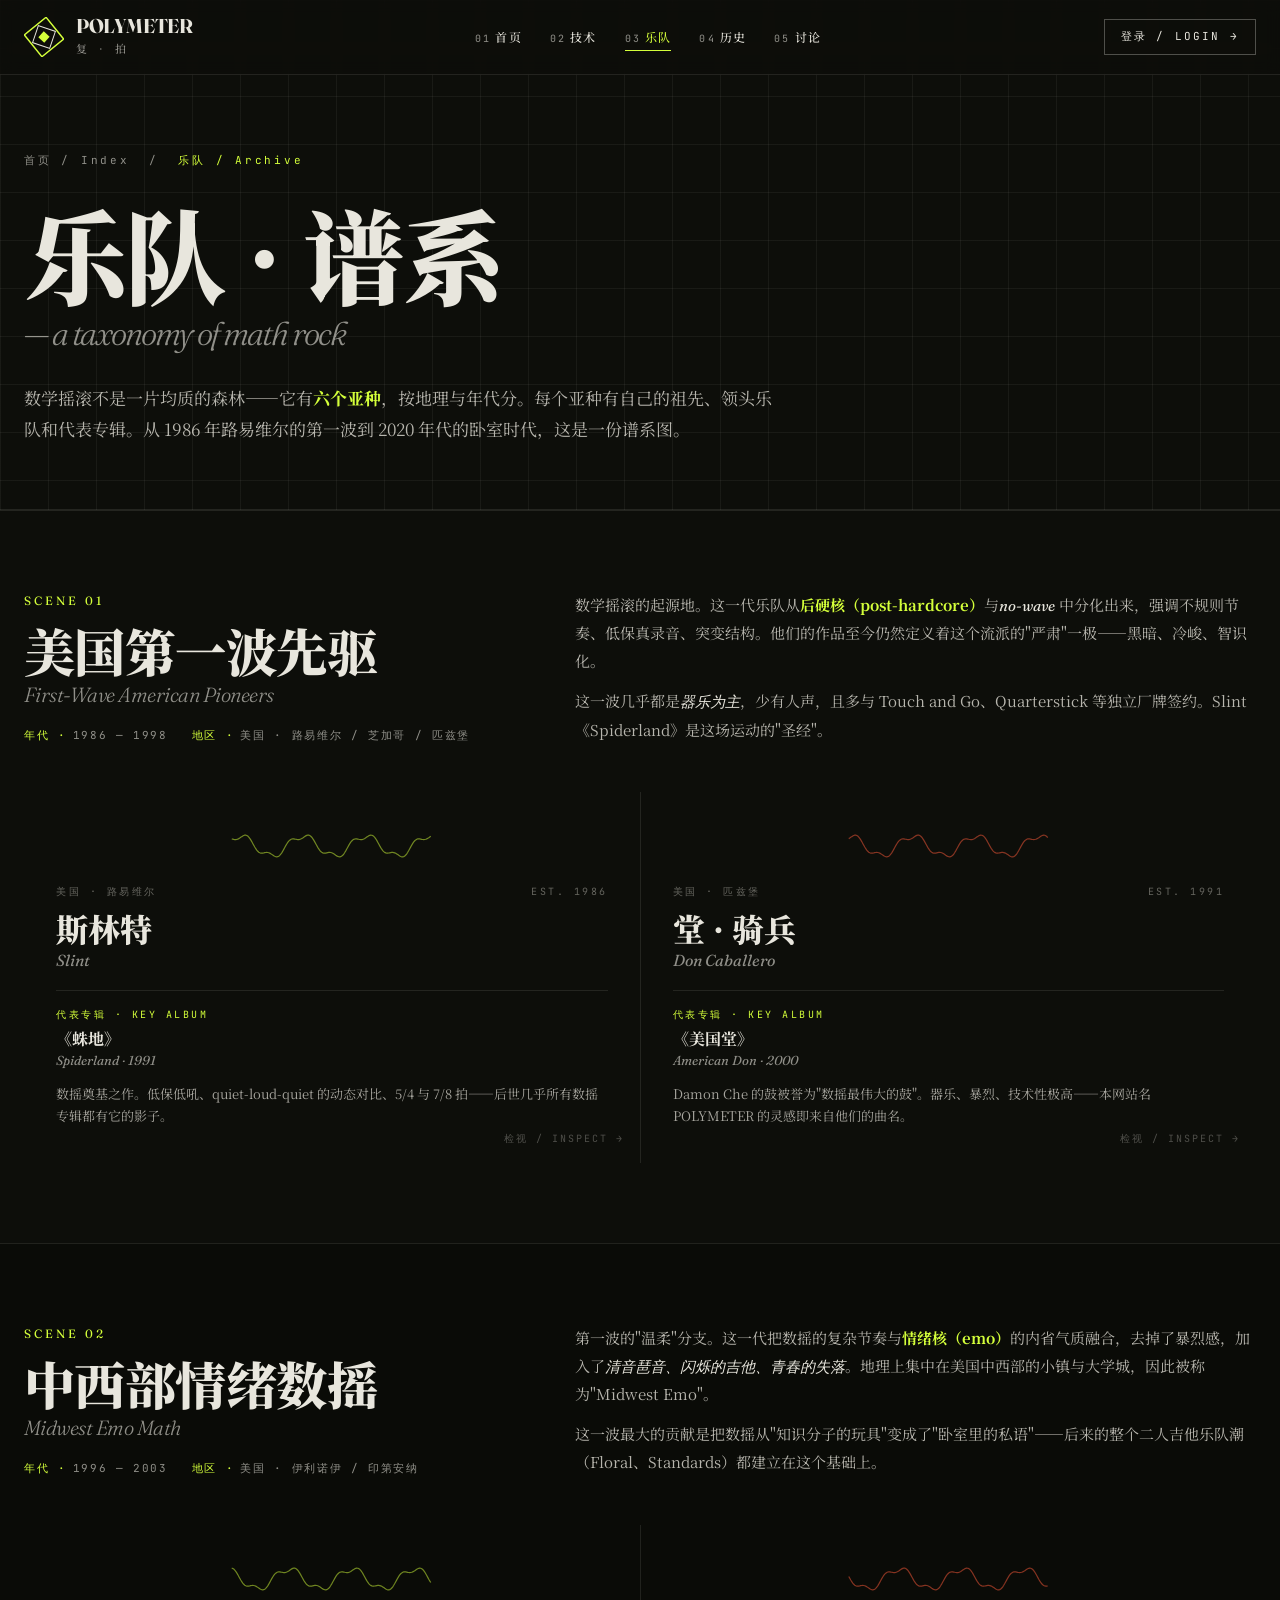
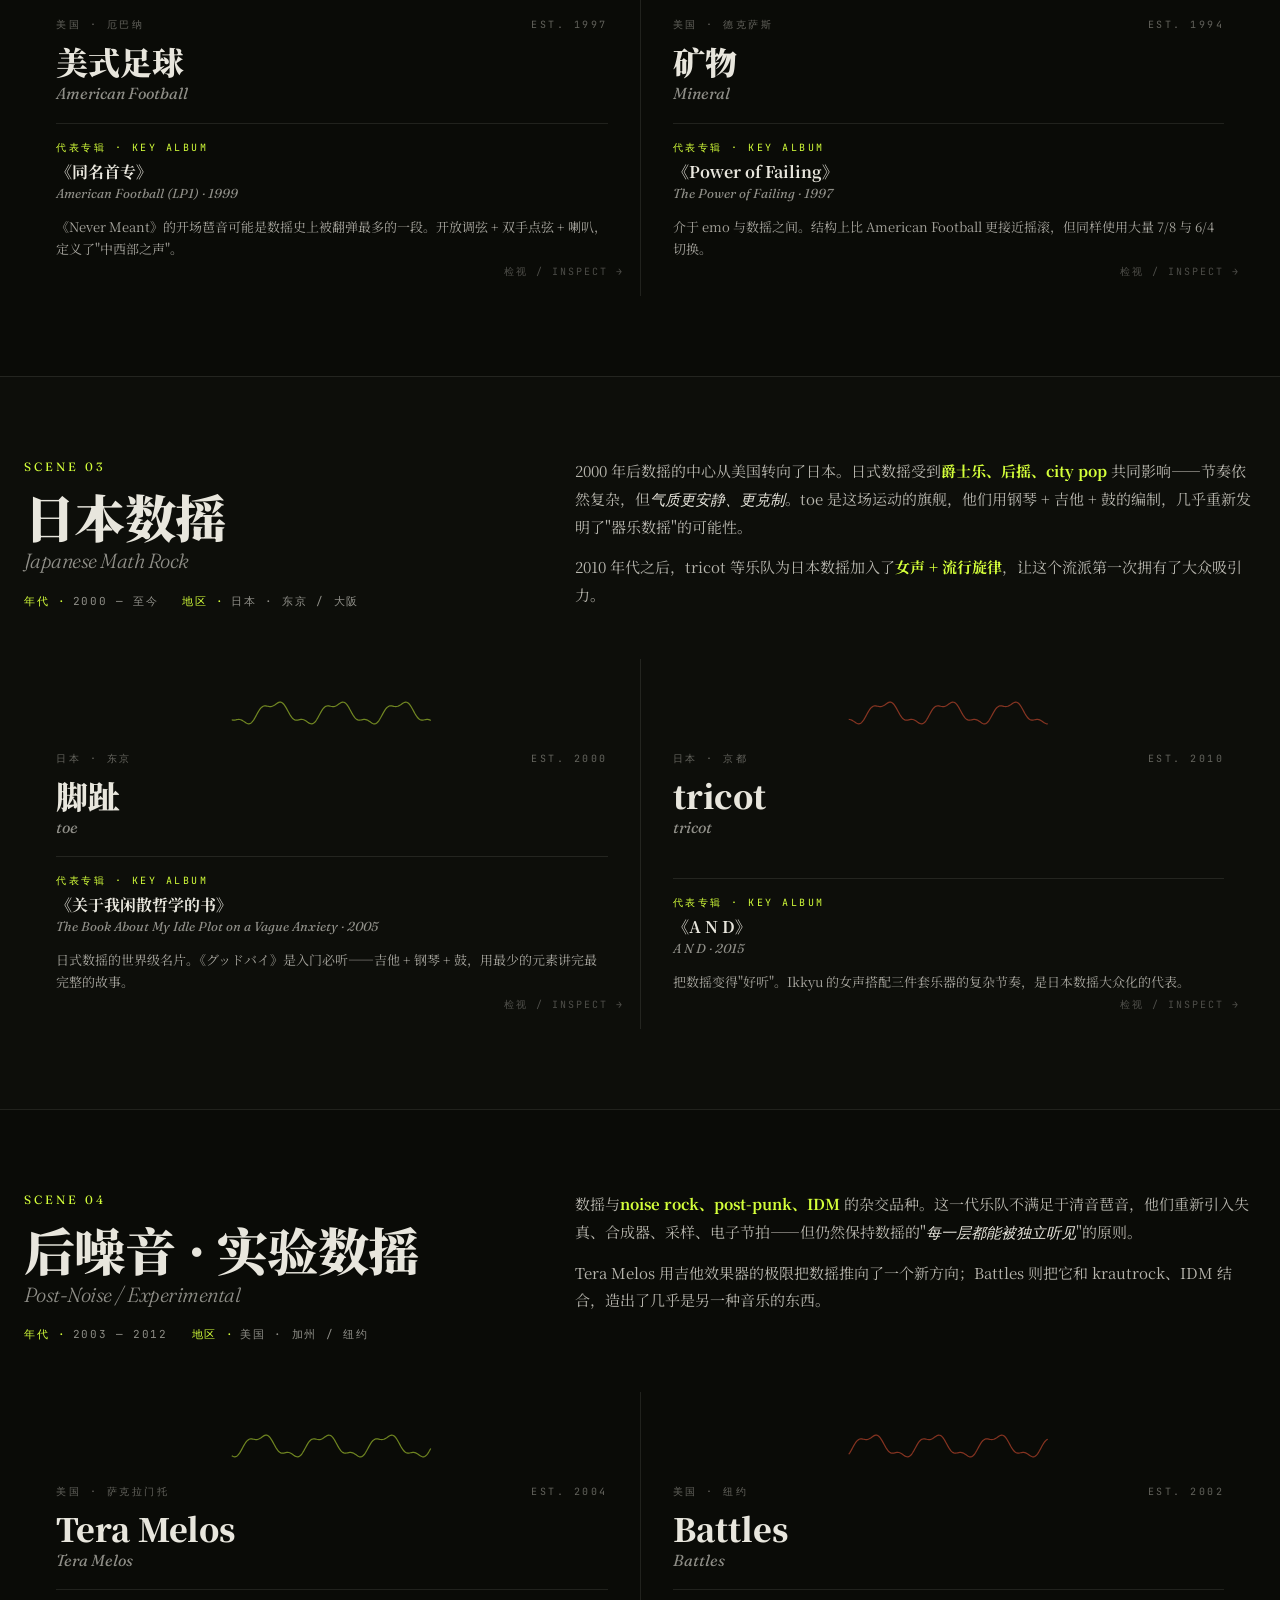
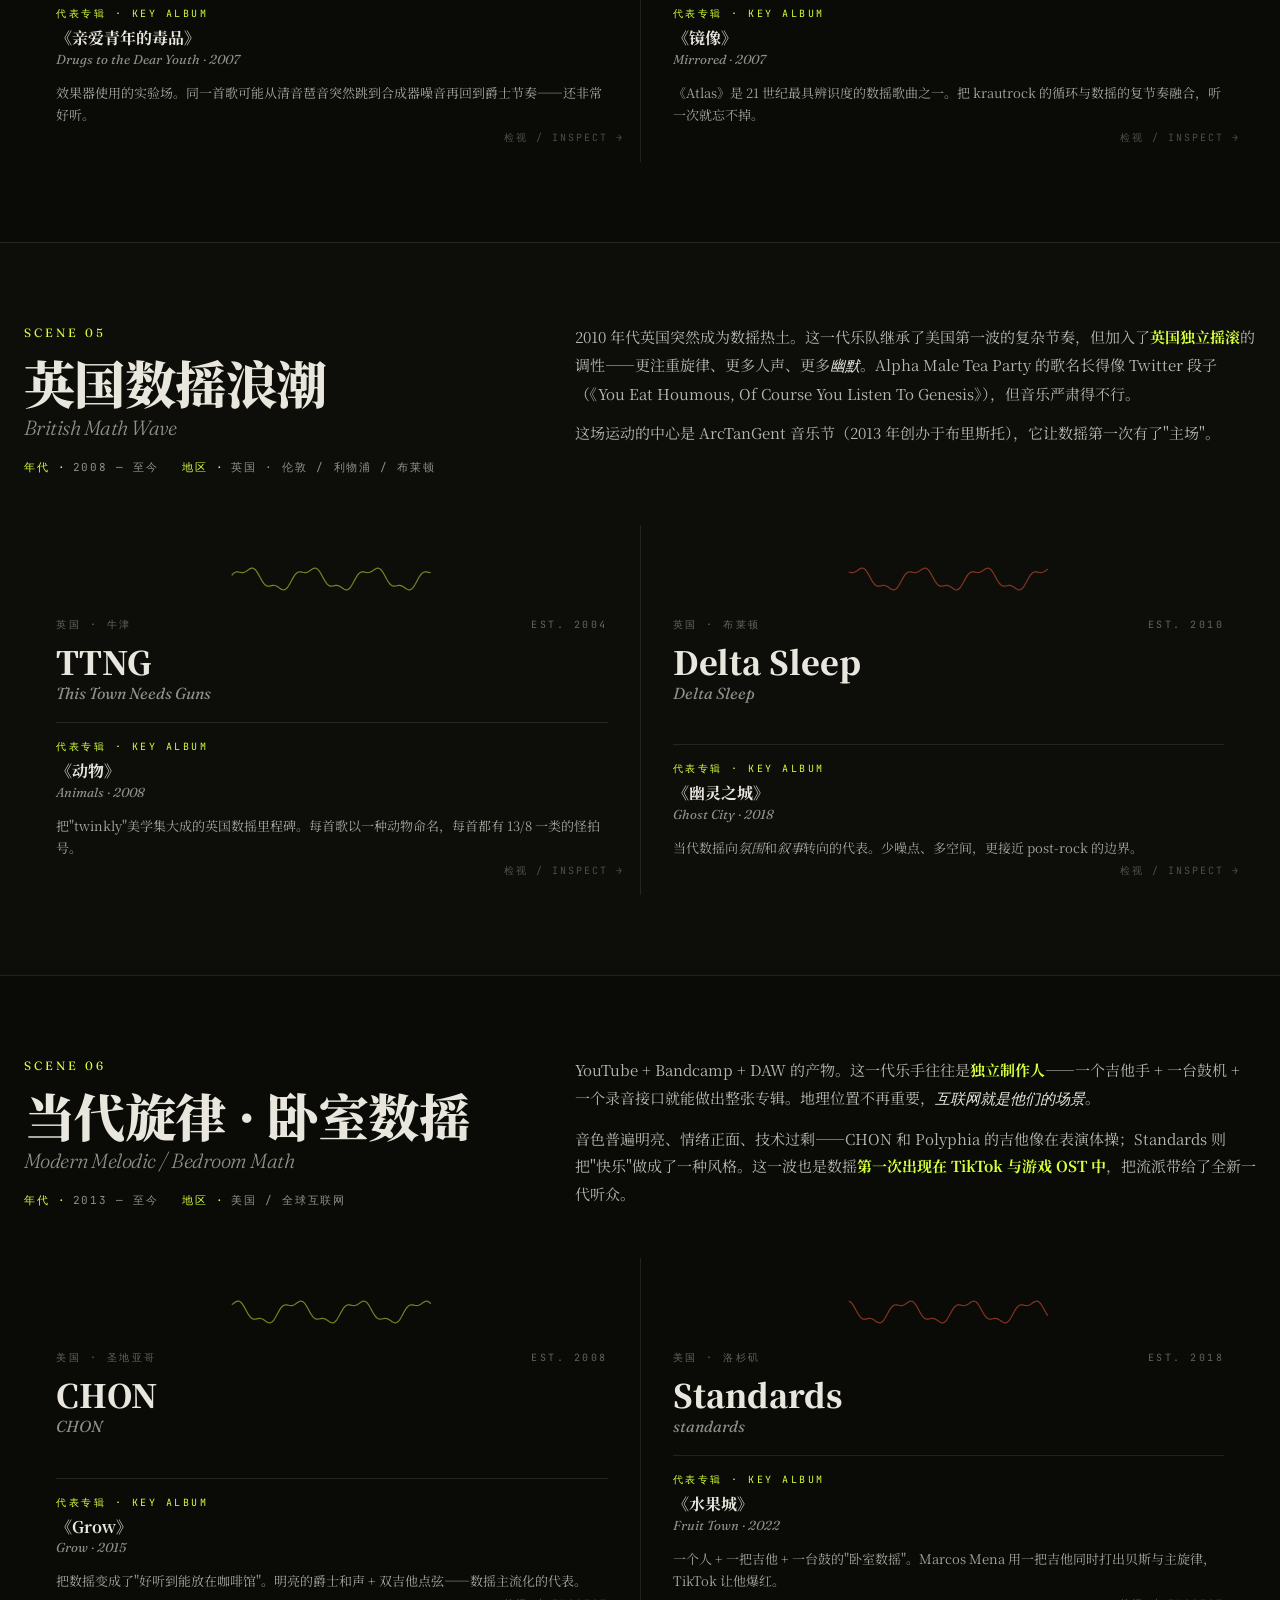
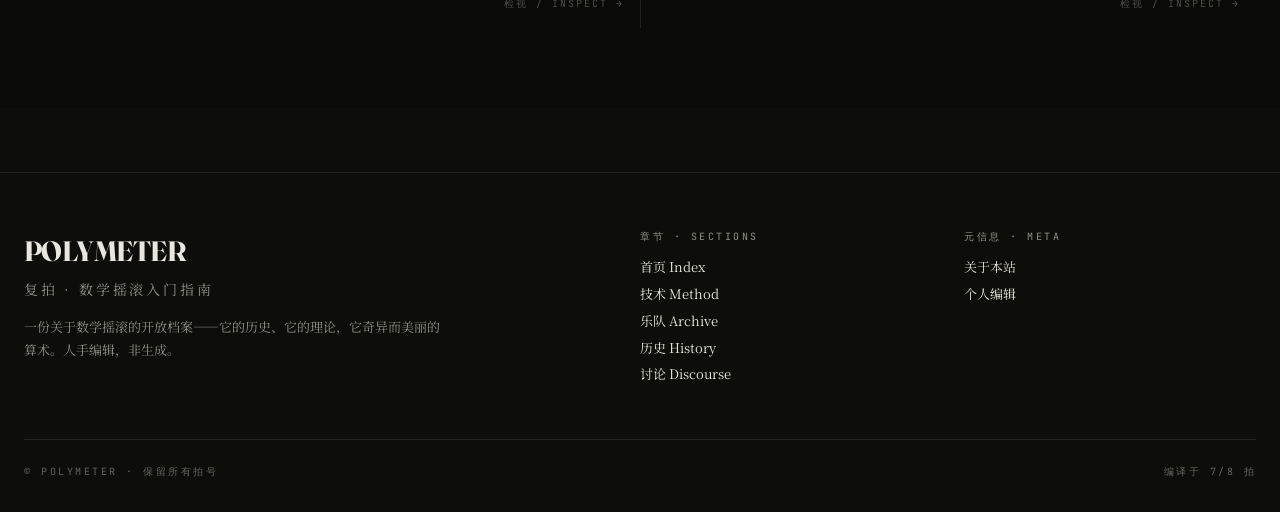
<file: archive.html>
<!DOCTYPE html>
<html lang="zh-CN">
<head>
<meta charset="UTF-8">
<meta name="viewport" content="width=device-width, initial-scale=1.0">
<title>乐队 · 复拍 POLYMETER</title>
<link rel="stylesheet" href="shared/style.css">
<style>
  .page-hero {
    padding: 152px 0 64px;
    border-bottom: 1px solid rgba(232, 230, 221, 0.1);
  }
  .page-hero .crumbs {
    font-family: 'JetBrains Mono', monospace;
    font-size: 11px;
    letter-spacing: 0.25em;
    color: var(--paper-dim);
    margin-bottom: 32px;
  }
  .page-hero h1 {
    font-family: 'Noto Serif SC', serif;
    font-weight: 900;
    font-size: clamp(2.8rem, 8vw, 7rem);
    line-height: 1;
    letter-spacing: -0.02em;
  }
  .page-hero h1 .en {
    display: block;
    font-family: 'Fraunces', serif;
    font-style: italic;
    font-weight: 300;
    font-size: 0.32em;
    color: var(--paper-dim);
    margin-top: 0.4em;
  }
  .page-hero .lead {
    margin-top: 32px;
    max-width: 760px;
    font-size: 17px;
    line-height: 1.85;
    color: rgba(232, 230, 221, 0.78);
  }

  /* ========== 流派分类章节 ========== */
  .scene-section {
    padding: 80px 0;
    border-top: 1px solid rgba(232, 230, 221, 0.1);
  }
  .scene-section:nth-child(even) {
    background: var(--ink-2);
  }
  .scene-meta {
    display: grid;
    grid-template-columns: 1fr;
    gap: 24px;
    margin-bottom: 48px;
  }
  @media (min-width: 1024px) { .scene-meta { grid-template-columns: 5fr 7fr; gap: 64px; } }
  .scene-num {
    font-family: 'Fraunces', serif;
    font-size: 12px;
    letter-spacing: 0.25em;
    text-transform: uppercase;
    color: var(--acid);
    margin-bottom: 12px;
  }
  .scene-title {
    font-family: 'Noto Serif SC', serif;
    font-weight: 900;
    font-size: clamp(2.2rem, 4vw, 3.5rem);
    line-height: 1.1;
    letter-spacing: -0.01em;
  }
  .scene-title .en {
    display: block;
    font-family: 'Fraunces', serif;
    font-style: italic;
    font-weight: 300;
    font-size: 0.4em;
    color: var(--paper-dim);
    margin-top: 6px;
  }
  .scene-stats {
    margin-top: 20px;
    display: flex;
    gap: 24px;
    font-family: 'JetBrains Mono', monospace;
    font-size: 11px;
    letter-spacing: 0.15em;
    color: var(--paper-dim);
  }
  .scene-stats .label { color: var(--acid); margin-right: 6px; }
  .scene-desc {
    font-size: 15px;
    line-height: 1.85;
    color: rgba(232, 230, 221, 0.78);
  }
  .scene-desc p { margin-bottom: 12px; }
  .scene-desc strong { color: var(--acid); }
  .scene-desc em { font-family: 'Fraunces', serif; font-style: italic; color: var(--paper); }
  .scene-desc:last-child p:last-child { margin-bottom: 0; }

  /* ========== 乐队卡片（每个流派下） ========== */
  .band-grid {
    display: grid;
    grid-template-columns: 1fr;
    gap: 1px;
    background: rgba(232, 230, 221, 0.1);
  }
  @media (min-width: 768px) { .band-grid { grid-template-columns: 1fr 1fr; } }
  .band-card {
    background: var(--ink);
    padding: 36px 32px;
    transition: background 0.3s;
    position: relative;
    cursor: pointer;
    overflow: hidden;
    min-height: 280px;
    display: flex;
    flex-direction: column;
  }
  .scene-section:nth-child(even) .band-card { background: var(--ink-2); }
  .band-card:hover { background: #000; }
  .band-card .wave {
    width: 100%;
    height: 36px;
    margin-bottom: 20px;
    opacity: 0.5;
    transition: opacity 0.3s;
  }
  .band-card:hover .wave { opacity: 1; }
  .band-card .meta-row {
    display: flex;
    justify-content: space-between;
    font-family: 'JetBrains Mono', monospace;
    font-size: 10px;
    letter-spacing: 0.25em;
    text-transform: uppercase;
    color: rgba(232, 230, 221, 0.4);
    margin-bottom: 12px;
  }
  .band-card h3 {
    font-family: 'Noto Serif SC', serif;
    font-weight: 900;
    font-size: 32px;
    line-height: 1;
    margin-bottom: 4px;
  }
  .band-card .en-name {
    font-family: 'Fraunces', serif;
    font-style: italic;
    font-size: 16px;
    color: var(--paper-dim);
    margin-bottom: 16px;
  }
  .band-card .info-line {
    font-family: 'JetBrains Mono', monospace;
    font-size: 11px;
    color: rgba(232, 230, 221, 0.6);
    margin-bottom: 16px;
  }
  .band-card .album-block {
    margin-top: auto;
    padding-top: 16px;
    border-top: 1px solid rgba(232, 230, 221, 0.1);
  }
  .band-card .album-label {
    font-family: 'JetBrains Mono', monospace;
    font-size: 10px;
    letter-spacing: 0.25em;
    text-transform: uppercase;
    color: var(--acid);
    margin-bottom: 6px;
  }
  .band-card .album-name {
    font-family: 'Noto Serif SC', serif;
    font-weight: 700;
    font-size: 16px;
    line-height: 1.3;
  }
  .band-card .album-name .en {
    font-family: 'Fraunces', serif;
    font-style: italic;
    font-weight: 400;
    font-size: 13px;
    color: var(--paper-dim);
    display: block;
    margin-top: 2px;
  }
  .band-card .desc {
    margin-top: 14px;
    font-size: 13px;
    line-height: 1.7;
    color: rgba(232, 230, 221, 0.7);
  }
  .band-card .arrow {
    position: absolute;
    bottom: 16px;
    right: 16px;
    font-family: 'JetBrains Mono', monospace;
    font-size: 10px;
    letter-spacing: 0.2em;
    text-transform: uppercase;
    color: rgba(232, 230, 221, 0.3);
    transition: color 0.2s;
  }
  .band-card:hover .arrow { color: var(--acid); }
</style>
</head>
<body>

<section class="page-hero grid-bg">
  <div class="container">
    <div class="crumbs">
      <a href="index.html">首页 / Index</a> &nbsp;/&nbsp; <span style="color: var(--acid);">乐队 / Archive</span>
    </div>
    <h1>
      乐队 · 谱系
      <span class="en">— a taxonomy of math rock</span>
    </h1>
    <p class="lead">
      数学摇滚不是一片均质的森林——它有<strong style="color: var(--acid);">六个亚种</strong>，按地理与年代分。每个亚种有自己的祖先、领头乐队和代表专辑。从 1986 年路易维尔的第一波到 2020 年代的卧室时代，这是一份谱系图。
    </p>
  </div>
</section>

<div id="scenes-container"></div>

<script src="shared/core.js"></script>
<script>
  initPage('archive.html');

  // ========== 六大流派分类 ==========
  const SCENES = [
    {
      num: '01',
      zh: '美国第一波先驱',
      en: 'First-Wave American Pioneers',
      era: '1986 — 1998',
      region: '美国 · 路易维尔 / 芝加哥 / 匹兹堡',
      desc: `
        <p>数学摇滚的起源地。这一代乐队从<strong>后硬核（post-hardcore）</strong>与<em>no-wave</em> 中分化出来，强调不规则节奏、低保真录音、突变结构。他们的作品至今仍然定义着这个流派的"严肃"一极——黑暗、冷峻、智识化。</p>
        <p>这一波几乎都是<em>器乐为主</em>，少有人声，且多与 Touch and Go、Quarterstick 等独立厂牌签约。Slint《Spiderland》是这场运动的"圣经"。</p>
      `,
      bands: [
        {
          zh: '斯林特', en: 'Slint',
          year: 1986, country: '美国 · 路易维尔',
          color: '#d4ff3a',
          album: { zh: '《蛛地》', en: 'Spiderland', year: 1991 },
          desc: '数摇奠基之作。低保低吼、quiet-loud-quiet 的动态对比、5/4 与 7/8 拍——后世几乎所有数摇专辑都有它的影子。'
        },
        {
          zh: '堂 · 骑兵', en: 'Don Caballero',
          year: 1991, country: '美国 · 匹兹堡',
          color: '#ff5b3a',
          album: { zh: '《美国堂》', en: 'American Don', year: 2000 },
          desc: 'Damon Che 的鼓被誉为"数摇最伟大的鼓"。器乐、暴烈、技术性极高——本网站名 POLYMETER 的灵感即来自他们的曲名。'
        },
      ]
    },
    {
      num: '02',
      zh: '中西部情绪数摇',
      en: 'Midwest Emo Math',
      era: '1996 — 2003',
      region: '美国 · 伊利诺伊 / 印第安纳',
      desc: `
        <p>第一波的"温柔"分支。这一代把数摇的复杂节奏与<strong>情绪核（emo）</strong>的内省气质融合，去掉了暴烈感，加入了<em>清音琶音、闪烁的吉他、青春的失落</em>。地理上集中在美国中西部的小镇与大学城，因此被称为"Midwest Emo"。</p>
        <p>这一波最大的贡献是把数摇从"知识分子的玩具"变成了"卧室里的私语"——后来的整个二人吉他乐队潮（Floral、Standards）都建立在这个基础上。</p>
      `,
      bands: [
        {
          zh: '美式足球', en: 'American Football',
          year: 1997, country: '美国 · 厄巴纳',
          color: '#d4ff3a',
          album: { zh: '《同名首专》', en: 'American Football (LP1)', year: 1999 },
          desc: '《Never Meant》的开场琶音可能是数摇史上被翻弹最多的一段。开放调弦 + 双手点弦 + 喇叭，定义了"中西部之声"。'
        },
        {
          zh: '矿物', en: 'Mineral',
          year: 1994, country: '美国 · 德克萨斯',
          color: '#ff5b3a',
          album: { zh: '《Power of Failing》', en: 'The Power of Failing', year: 1997 },
          desc: '介于 emo 与数摇之间。结构上比 American Football 更接近摇滚，但同样使用大量 7/8 与 6/4 切换。'
        },
      ]
    },
    {
      num: '03',
      zh: '日本数摇',
      en: 'Japanese Math Rock',
      era: '2000 — 至今',
      region: '日本 · 东京 / 大阪',
      desc: `
        <p>2000 年后数摇的中心从美国转向了日本。日式数摇受到<strong>爵士乐、后摇、city pop</strong> 共同影响——节奏依然复杂，但<em>气质更安静、更克制</em>。toe 是这场运动的旗舰，他们用钢琴 + 吉他 + 鼓的编制，几乎重新发明了"器乐数摇"的可能性。</p>
        <p>2010 年代之后，tricot 等乐队为日本数摇加入了<strong>女声 + 流行旋律</strong>，让这个流派第一次拥有了大众吸引力。</p>
      `,
      bands: [
        {
          zh: '脚趾', en: 'toe',
          year: 2000, country: '日本 · 东京',
          color: '#d4ff3a',
          album: { zh: '《关于我闲散哲学的书》', en: 'The Book About My Idle Plot on a Vague Anxiety', year: 2005 },
          desc: '日式数摇的世界级名片。《グッドバイ》是入门必听——吉他 + 钢琴 + 鼓，用最少的元素讲完最完整的故事。'
        },
        {
          zh: 'tricot', en: 'tricot',
          year: 2010, country: '日本 · 京都',
          color: '#ff5b3a',
          album: { zh: '《A N D》', en: 'A N D', year: 2015 },
          desc: '把数摇变得"好听"。Ikkyu 的女声搭配三件套乐器的复杂节奏，是日本数摇大众化的代表。'
        },
      ]
    },
    {
      num: '04',
      zh: '后噪音 · 实验数摇',
      en: 'Post-Noise / Experimental',
      era: '2003 — 2012',
      region: '美国 · 加州 / 纽约',
      desc: `
        <p>数摇与<strong>noise rock、post-punk、IDM</strong> 的杂交品种。这一代乐队不满足于清音琶音，他们重新引入失真、合成器、采样、电子节拍——但仍然保持数摇的"<em>每一层都能被独立听见</em>"的原则。</p>
        <p>Tera Melos 用吉他效果器的极限把数摇推向了一个新方向；Battles 则把它和 krautrock、IDM 结合，造出了几乎是另一种音乐的东西。</p>
      `,
      bands: [
        {
          zh: 'Tera Melos', en: 'Tera Melos',
          year: 2004, country: '美国 · 萨克拉门托',
          color: '#d4ff3a',
          album: { zh: '《亲爱青年的毒品》', en: 'Drugs to the Dear Youth', year: 2007 },
          desc: '效果器使用的实验场。同一首歌可能从清音琶音突然跳到合成器噪音再回到爵士节奏——还非常好听。'
        },
        {
          zh: 'Battles', en: 'Battles',
          year: 2002, country: '美国 · 纽约',
          color: '#ff5b3a',
          album: { zh: '《镜像》', en: 'Mirrored', year: 2007 },
          desc: '《Atlas》是 21 世纪最具辨识度的数摇歌曲之一。把 krautrock 的循环与数摇的复节奏融合，听一次就忘不掉。'
        },
      ]
    },
    {
      num: '05',
      zh: '英国数摇浪潮',
      en: 'British Math Wave',
      era: '2008 — 至今',
      region: '英国 · 伦敦 / 利物浦 / 布莱顿',
      desc: `
        <p>2010 年代英国突然成为数摇热土。这一代乐队继承了美国第一波的复杂节奏，但加入了<strong>英国独立摇滚</strong>的调性——更注重旋律、更多人声、更多<em>幽默</em>。Alpha Male Tea Party 的歌名长得像 Twitter 段子（《You Eat Houmous, Of Course You Listen To Genesis》），但音乐严肃得不行。</p>
        <p>这场运动的中心是 ArcTanGent 音乐节（2013 年创办于布里斯托），它让数摇第一次有了"主场"。</p>
      `,
      bands: [
        {
          zh: 'TTNG', en: 'This Town Needs Guns',
          year: 2004, country: '英国 · 牛津',
          color: '#d4ff3a',
          album: { zh: '《动物》', en: 'Animals', year: 2008 },
          desc: '把"twinkly"美学集大成的英国数摇里程碑。每首歌以一种动物命名，每首都有 13/8 一类的怪拍号。'
        },
        {
          zh: 'Delta Sleep', en: 'Delta Sleep',
          year: 2010, country: '英国 · 布莱顿',
          color: '#ff5b3a',
          album: { zh: '《幽灵之城》', en: 'Ghost City', year: 2018 },
          desc: '当代数摇向<em>氛围</em>和<em>叙事</em>转向的代表。少噪点、多空间，更接近 post-rock 的边界。'
        },
      ]
    },
    {
      num: '06',
      zh: '当代旋律 · 卧室数摇',
      en: 'Modern Melodic / Bedroom Math',
      era: '2013 — 至今',
      region: '美国 / 全球互联网',
      desc: `
        <p>YouTube + Bandcamp + DAW 的产物。这一代乐手往往是<strong>独立制作人</strong>——一个吉他手 + 一台鼓机 + 一个录音接口就能做出整张专辑。地理位置不再重要，<em>互联网就是他们的场景</em>。</p>
        <p>音色普遍明亮、情绪正面、技术过剩——CHON 和 Polyphia 的吉他像在表演体操；Standards 则把"快乐"做成了一种风格。这一波也是数摇<strong>第一次出现在 TikTok 与游戏 OST 中</strong>，把流派带给了全新一代听众。</p>
      `,
      bands: [
        {
          zh: 'CHON', en: 'CHON',
          year: 2008, country: '美国 · 圣地亚哥',
          color: '#d4ff3a',
          album: { zh: '《Grow》', en: 'Grow', year: 2015 },
          desc: '把数摇变成了"好听到能放在咖啡馆"。明亮的爵士和声 + 双吉他点弦——数摇主流化的代表。'
        },
        {
          zh: 'Standards', en: 'standards',
          year: 2018, country: '美国 · 洛杉矶',
          color: '#ff5b3a',
          album: { zh: '《水果城》', en: 'Fruit Town', year: 2022 },
          desc: '一个人 + 一把吉他 + 一台鼓的"卧室数摇"。Marcos Mena 用一把吉他同时打出贝斯与主旋律，TikTok 让他爆红。'
        },
      ]
    },
  ];

  const container = document.getElementById('scenes-container');
  container.innerHTML = SCENES.map(s => `
    <section class="scene-section">
      <div class="container">
        <div class="scene-meta">
          <div>
            <div class="scene-num">SCENE ${s.num}</div>
            <h2 class="scene-title">
              ${s.zh}
              <span class="en">${s.en}</span>
            </h2>
            <div class="scene-stats">
              <span><span class="label">年代 ·</span>${s.era}</span>
              <span><span class="label">地区 ·</span>${s.region}</span>
            </div>
          </div>
          <div class="scene-desc">${s.desc}</div>
        </div>

        <div class="band-grid">
          ${s.bands.map((b, i) => `
            <div class="band-card">
              <svg class="wave" viewBox="0 0 200 36">
                <polyline data-wave="${s.num}-${i}" fill="none" stroke="${b.color}" stroke-width="1.2"/>
              </svg>
              <div class="meta-row">
                <span>${b.country}</span>
                <span>EST. ${b.year}</span>
              </div>
              <h3>${b.zh}</h3>
              <div class="en-name">${b.en}</div>
              <div class="album-block">
                <div class="album-label">代表专辑 · KEY ALBUM</div>
                <div class="album-name">
                  ${b.album.zh}
                  <span class="en">${b.album.en} · ${b.album.year}</span>
                </div>
                <div class="desc">${b.desc}</div>
              </div>
              <div class="arrow">检视 / Inspect →</div>
            </div>
          `).join('')}
        </div>
      </div>
    </section>
  `).join('');

  // 节拍器驱动每张卡片的微波形
  const polys = document.querySelectorAll('[data-wave]');
  let waveSeed = 0;
  polys.forEach(p => p.dataset.seed = waveSeed++);
  window.subscribeTick((tick) => {
    polys.forEach(p => {
      const offset = parseInt(p.dataset.seed) * 7;
      const points = [];
      for (let x = 0; x < 200; x++) {
        const y = 18 + Math.sin((x + tick + offset) * 0.1) * 10 + Math.sin((x + offset) * 0.3) * 3;
        points.push(`${x},${y}`);
      }
      p.setAttribute('points', points.join(' '));
    });
  });

  // 卡片点击涟漪
  document.querySelectorAll('.band-card').forEach(card => {
    card.addEventListener('click', (e) => {
      const rect = card.getBoundingClientRect();
      const ripple = document.createElement('div');
      ripple.className = 'ripple';
      ripple.style.left = (e.clientX - rect.left) + 'px';
      ripple.style.top = (e.clientY - rect.top) + 'px';
      card.appendChild(ripple);
      setTimeout(() => ripple.remove(), 1200);
    });
  });
</script>

</body>
</html>
</file>
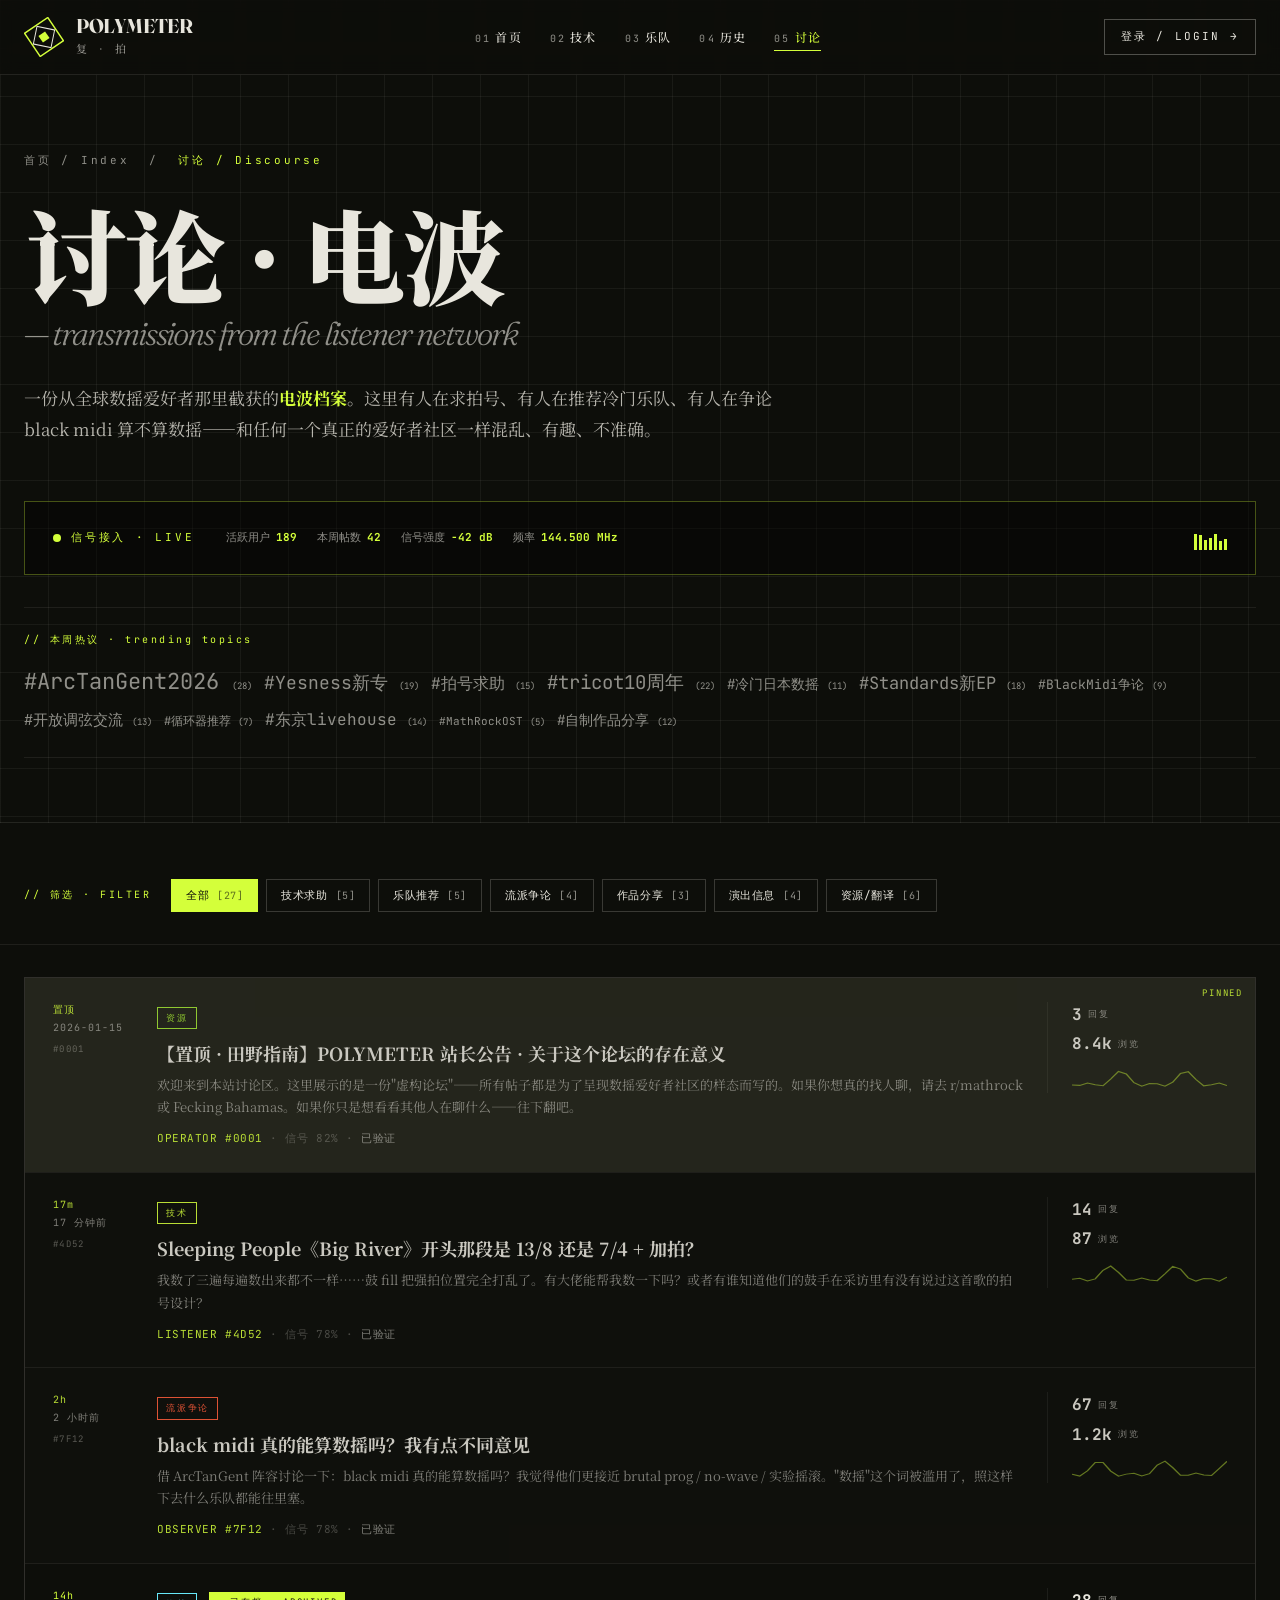
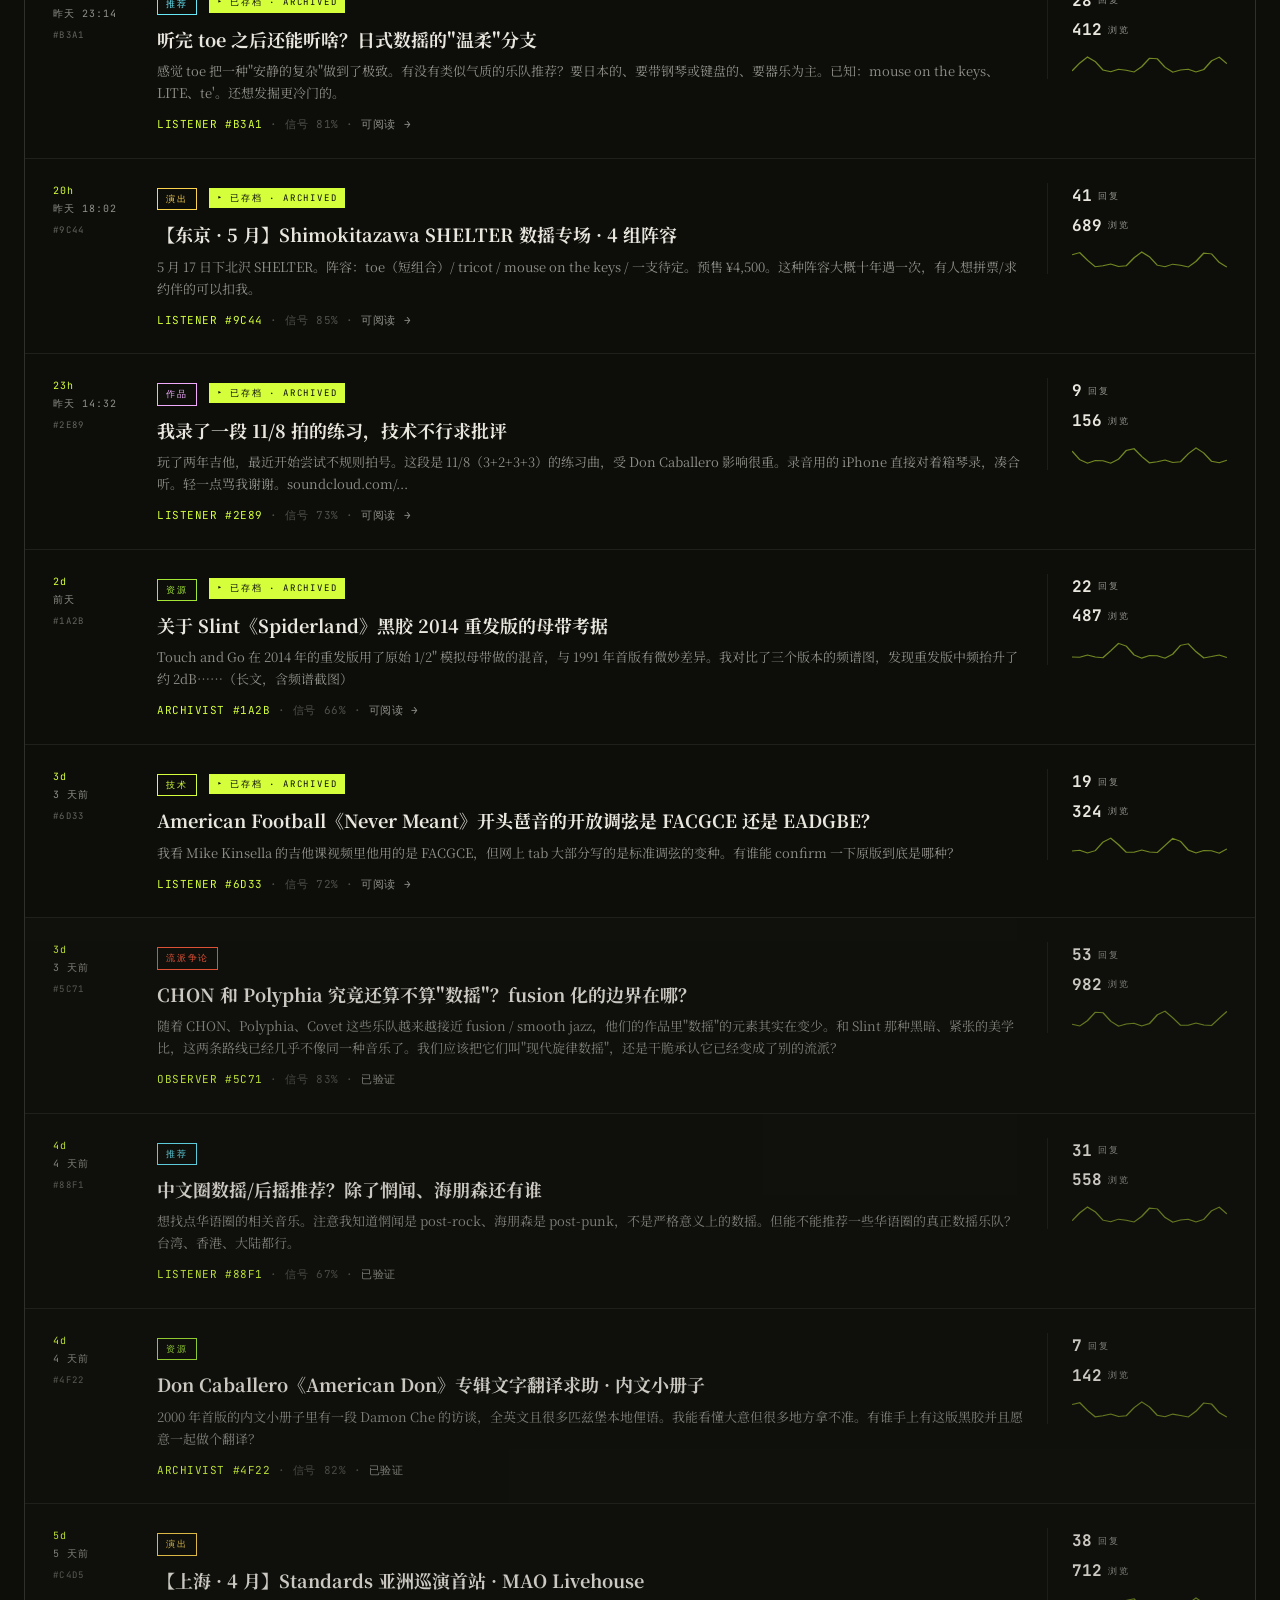
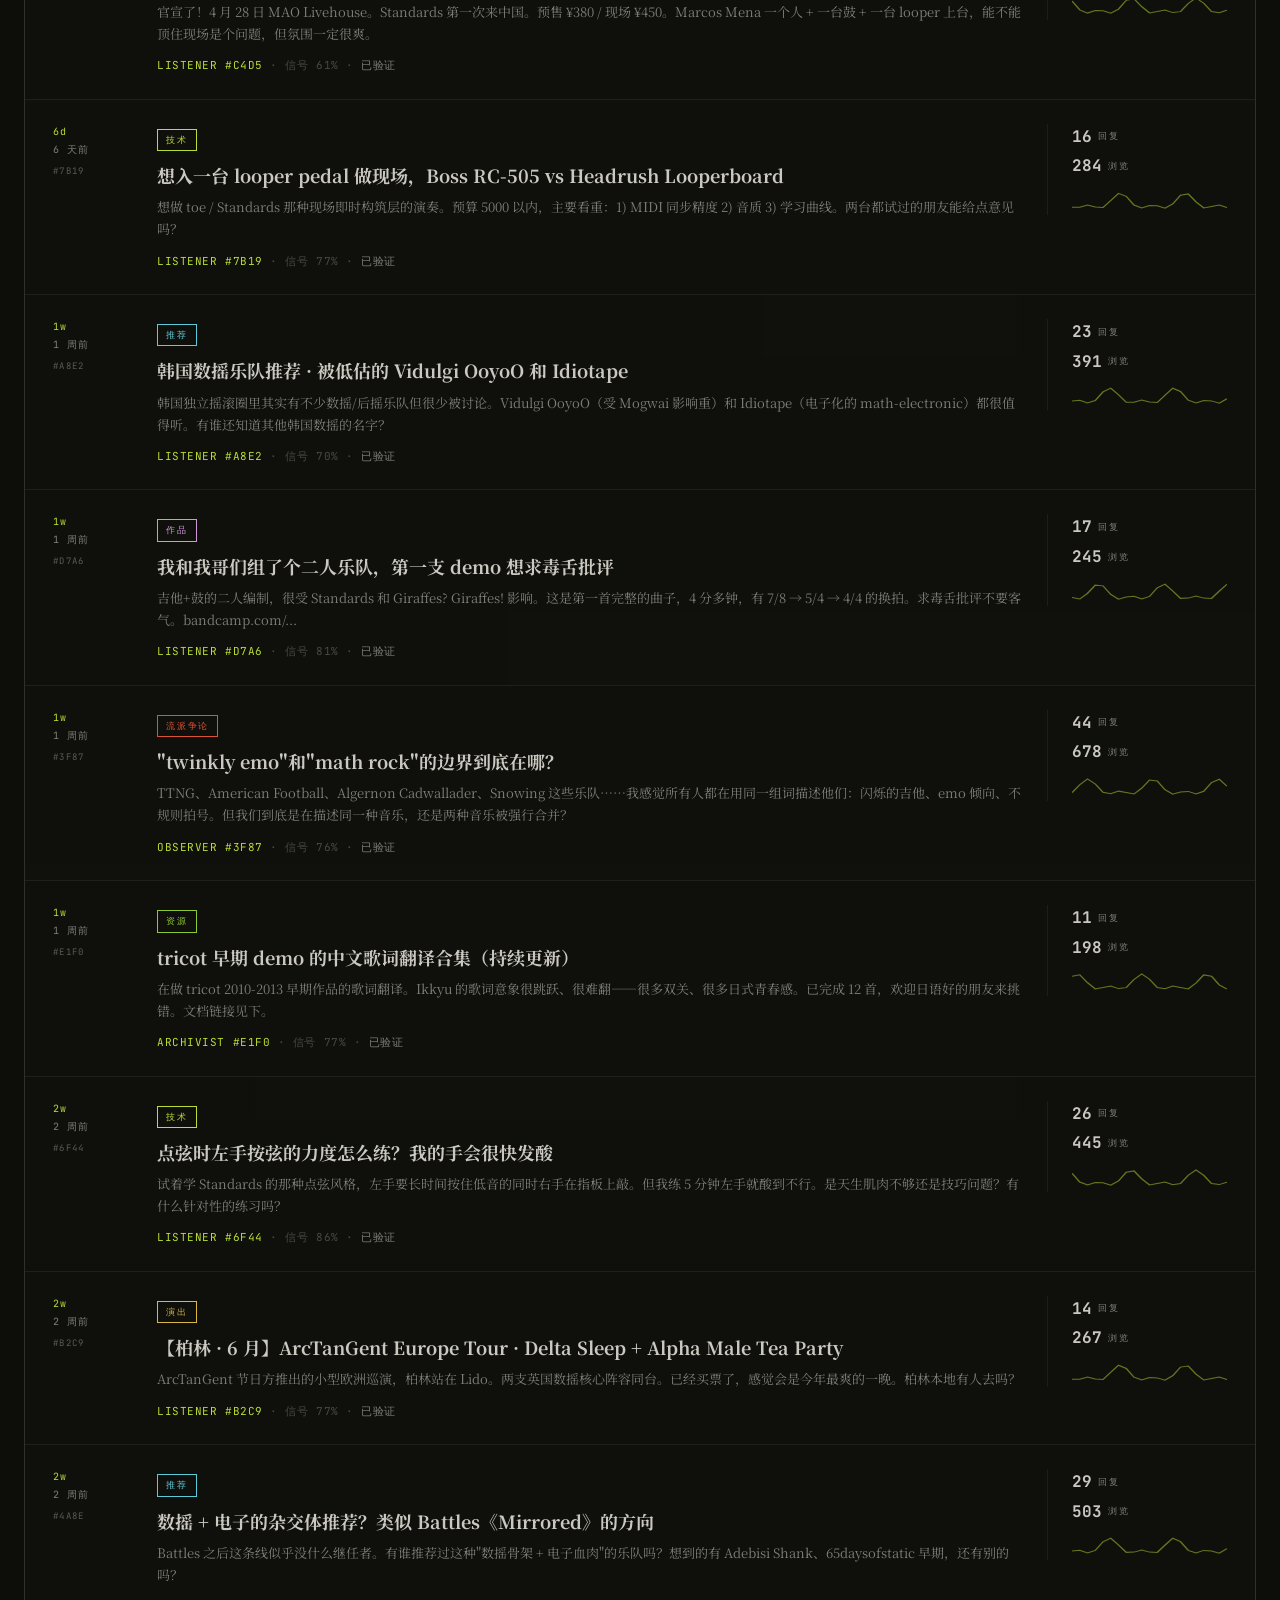
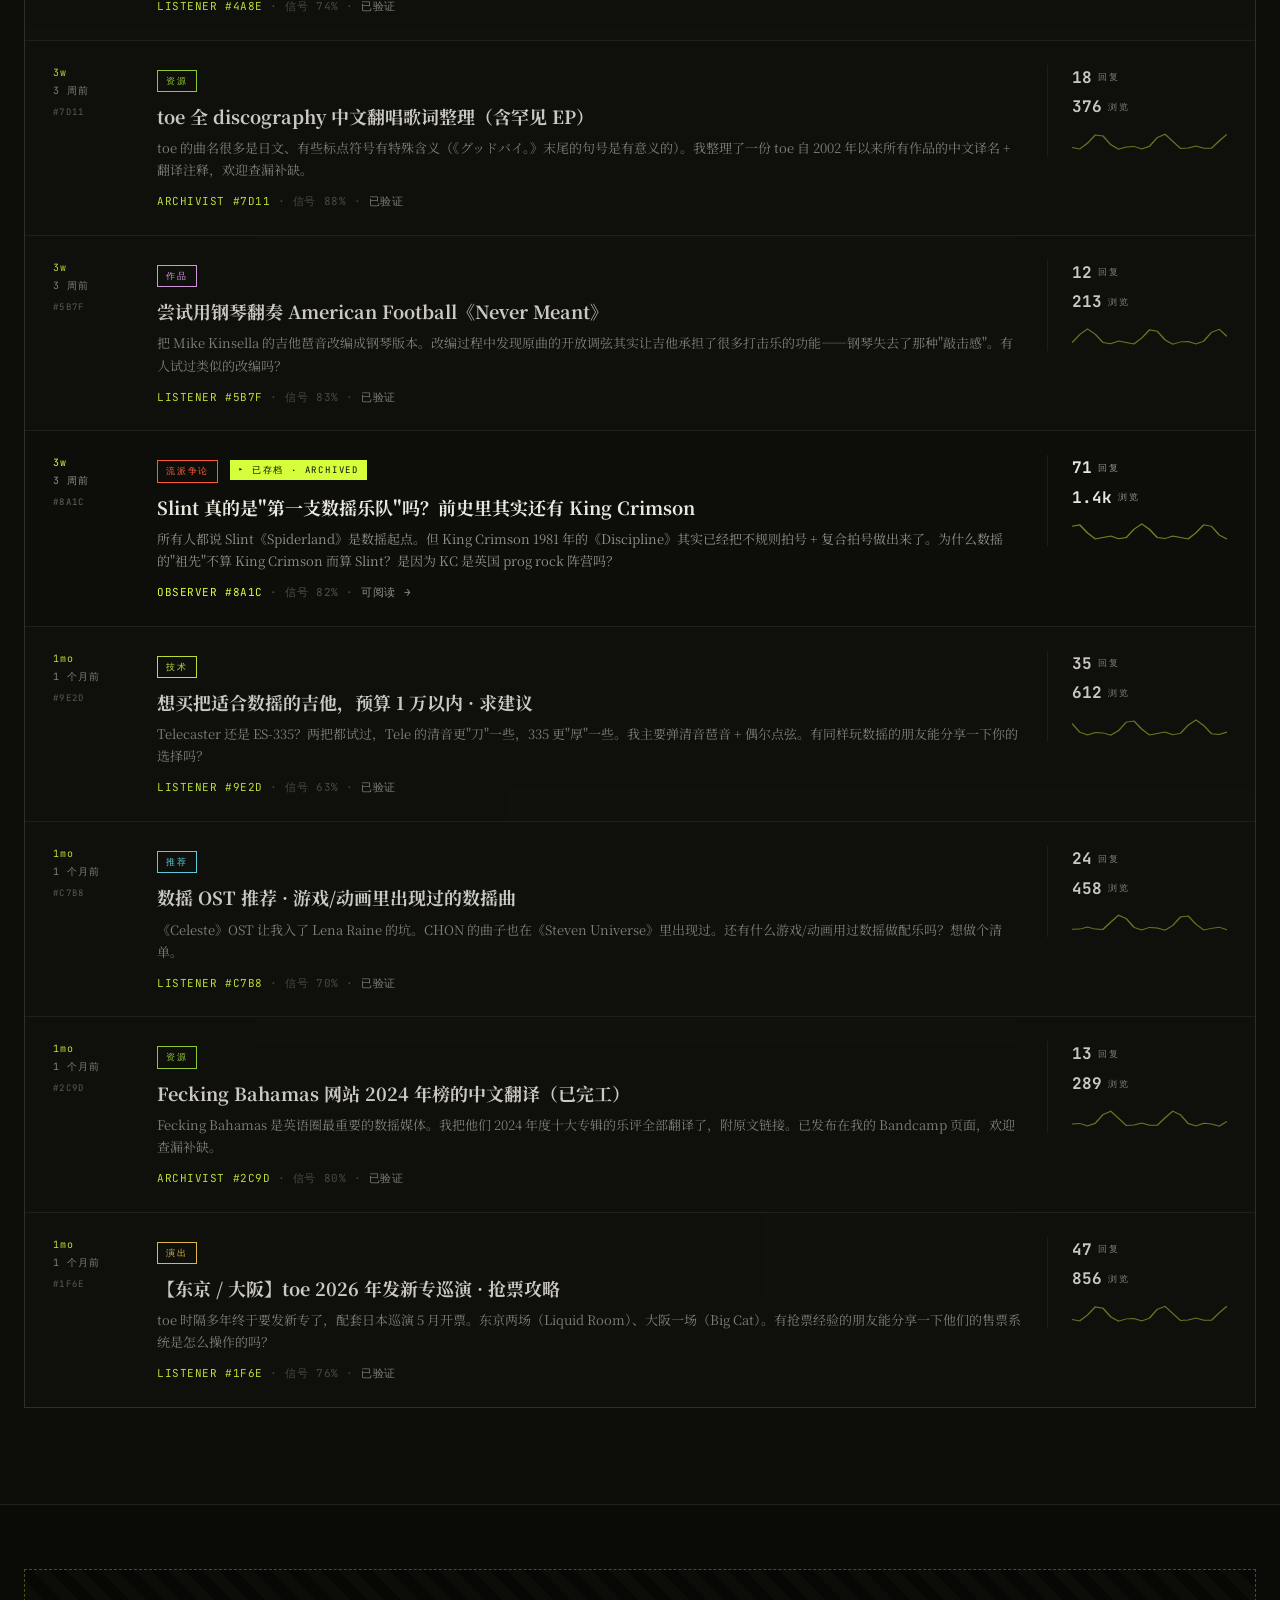
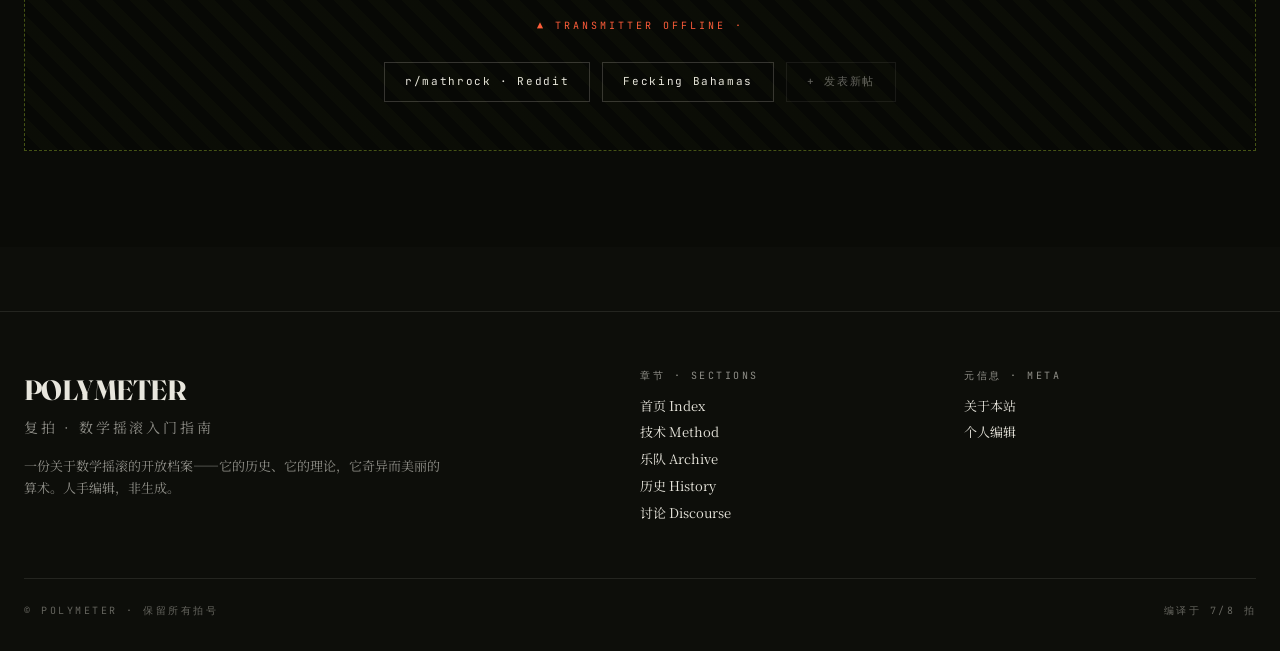
<file: discourse.html>
<!DOCTYPE html>
<html lang="zh-CN">
<head>
<meta charset="UTF-8">
<meta name="viewport" content="width=device-width, initial-scale=1.0">
<title>讨论 · 复拍 POLYMETER</title>
<link rel="stylesheet" href="shared/style.css">
<style>
  .page-hero {
    padding: 152px 0 64px;
    border-bottom: 1px solid rgba(232, 230, 221, 0.1);
  }
  .page-hero .crumbs {
    font-family: 'JetBrains Mono', monospace;
    font-size: 11px;
    letter-spacing: 0.25em;
    color: var(--paper-dim);
    margin-bottom: 32px;
  }
  .page-hero h1 {
    font-family: 'Noto Serif SC', serif;
    font-weight: 900;
    font-size: clamp(2.8rem, 8vw, 7rem);
    line-height: 1;
    letter-spacing: -0.02em;
  }
  .page-hero h1 .en {
    display: block;
    font-family: 'Fraunces', serif;
    font-style: italic;
    font-weight: 300;
    font-size: 0.32em;
    color: var(--paper-dim);
    margin-top: 0.4em;
  }
  .page-hero .lead {
    margin-top: 32px;
    max-width: 760px;
    font-size: 17px;
    line-height: 1.85;
    color: rgba(232, 230, 221, 0.78);
  }
  .page-hero .lead strong { color: var(--acid); }

  /* ========== 信号接收面板 ========== */
  .signal-panel {
    margin-top: 56px;
    border: 1px solid rgba(212, 255, 58, 0.3);
    background: rgba(0, 0, 0, 0.4);
    padding: 24px 28px;
    display: grid;
    grid-template-columns: 1fr;
    gap: 16px;
    font-family: 'JetBrains Mono', monospace;
  }
  @media (min-width: 768px) {
    .signal-panel { grid-template-columns: auto 1fr auto; align-items: center; gap: 32px; }
  }
  .signal-status {
    display: flex;
    align-items: center;
    gap: 10px;
    font-size: 11px;
    letter-spacing: 0.25em;
    text-transform: uppercase;
    color: var(--acid);
  }
  .signal-status .dot {
    width: 8px; height: 8px;
    background: var(--acid);
    border-radius: 50%;
    animation: pulse 1.4s ease-in-out infinite;
  }
  @keyframes pulse {
    0%, 100% { opacity: 1; box-shadow: 0 0 8px var(--acid); }
    50% { opacity: 0.4; box-shadow: 0 0 0 var(--acid); }
  }
  .signal-readout {
    display: flex;
    flex-wrap: wrap;
    gap: 20px;
    font-size: 11px;
    color: rgba(232, 230, 221, 0.7);
  }
  .signal-readout .item .label { color: var(--paper-dim); margin-right: 6px; }
  .signal-readout .item .value { color: var(--acid); font-weight: 700; }
  .signal-bars {
    display: flex;
    gap: 2px;
    align-items: flex-end;
    height: 24px;
  }
  .signal-bars .bar {
    width: 3px;
    background: var(--acid);
    transition: height 0.3s;
  }

  /* ========== 分类筛选 ========== */
  .filter-section {
    padding: 56px 0 32px;
    border-bottom: 1px solid rgba(232, 230, 221, 0.08);
  }
  .filter-bar {
    display: flex;
    flex-wrap: wrap;
    gap: 8px;
    align-items: center;
  }
  .filter-bar .label {
    font-family: 'JetBrains Mono', monospace;
    font-size: 10px;
    letter-spacing: 0.25em;
    text-transform: uppercase;
    color: var(--acid);
    margin-right: 12px;
  }
  .filter-btn {
    padding: 8px 14px;
    border: 1px solid rgba(232, 230, 221, 0.2);
    font-family: 'JetBrains Mono', monospace;
    font-size: 11px;
    letter-spacing: 0.05em;
    color: var(--paper);
    transition: all 0.2s;
    display: inline-flex;
    align-items: center;
    gap: 8px;
  }
  .filter-btn:hover { border-color: var(--acid); color: var(--acid); }
  .filter-btn.active {
    background: var(--acid);
    color: var(--ink);
    border-color: var(--acid);
  }
  .filter-btn .count {
    font-size: 10px;
    opacity: 0.6;
  }

  /* ========== 帖子列表 ========== */
  .threads-section { padding: 32px 0 96px; }
  .thread-list {
    display: flex;
    flex-direction: column;
    gap: 1px;
    background: rgba(232, 230, 221, 0.08);
    border: 1px solid rgba(232, 230, 221, 0.08);
  }
  .thread-card {
    background: var(--ink);
    padding: 24px 28px;
    display: grid;
    grid-template-columns: 1fr;
    gap: 16px;
    transition: all 0.2s;
    cursor: pointer;
    position: relative;
  }
  @media (min-width: 768px) {
    .thread-card { grid-template-columns: 80px 1fr 180px; gap: 24px; align-items: flex-start; }
  }
  .thread-card:hover {
    background: var(--ink-2);
    border-left: 2px solid var(--acid);
    padding-left: 26px;
  }
  .thread-card.has-detail {
    text-decoration: none;
    color: inherit;
    display: grid;
  }
  .thread-card.no-detail {
    opacity: 0.85;
  }
  .thread-card.no-detail:hover {
    opacity: 1;
  }
  .thread-archived-badge {
    display: inline-block;
    margin-left: 8px;
    padding: 3px 8px;
    font-family: 'JetBrains Mono', monospace;
    font-size: 9px;
    letter-spacing: 0.2em;
    color: var(--ink);
    background: var(--acid);
    vertical-align: middle;
  }
  .thread-card.pinned {
    background: rgba(212, 255, 58, 0.03);
  }
  .thread-card.pinned::before {
    content: 'PINNED';
    position: absolute;
    top: 8px;
    right: 12px;
    font-family: 'JetBrains Mono', monospace;
    font-size: 9px;
    letter-spacing: 0.2em;
    color: var(--acid);
  }

  .thread-meta-left {
    display: flex;
    flex-direction: column;
    align-items: flex-start;
    gap: 6px;
  }
  .thread-time {
    font-family: 'JetBrains Mono', monospace;
    font-size: 10px;
    color: var(--paper-dim);
    letter-spacing: 0.1em;
  }
  .thread-time .relative { color: var(--acid); }
  .thread-id {
    font-family: 'JetBrains Mono', monospace;
    font-size: 9px;
    color: rgba(232, 230, 221, 0.4);
    letter-spacing: 0.15em;
  }

  .thread-body { min-width: 0; }
  .thread-tag {
    display: inline-block;
    padding: 3px 8px;
    border: 1px solid currentColor;
    font-family: 'JetBrains Mono', monospace;
    font-size: 9px;
    letter-spacing: 0.2em;
    text-transform: uppercase;
    margin-bottom: 12px;
  }
  .thread-tag.tech     { color: #d4ff3a; }
  .thread-tag.rec      { color: #67e8f9; }
  .thread-tag.debate   { color: #ff5b3a; }
  .thread-tag.share    { color: #f0abfc; }
  .thread-tag.live     { color: #fcd34d; }
  .thread-tag.archive  { color: #a3e635; }

  .thread-title {
    font-family: 'Noto Serif SC', serif;
    font-weight: 700;
    font-size: 18px;
    line-height: 1.4;
    color: var(--paper);
    margin-bottom: 8px;
  }
  .thread-card:hover .thread-title { color: var(--acid); }
  .thread-excerpt {
    font-size: 13px;
    line-height: 1.7;
    color: rgba(232, 230, 221, 0.6);
    margin-bottom: 12px;
  }
  .thread-author {
    font-family: 'JetBrains Mono', monospace;
    font-size: 11px;
    color: var(--paper-dim);
    letter-spacing: 0.05em;
  }
  .thread-author .listener { color: var(--acid); }

  .thread-stats {
    display: flex;
    flex-direction: column;
    gap: 4px;
    align-items: flex-start;
    border-left: 1px solid rgba(232, 230, 221, 0.08);
    padding-left: 24px;
  }
  @media (max-width: 768px) {
    .thread-stats { border-left: 0; padding-left: 0; flex-direction: row; gap: 24px; }
  }
  .thread-stats .stat {
    font-family: 'JetBrains Mono', monospace;
    font-size: 11px;
    color: rgba(232, 230, 221, 0.7);
    display: flex;
    align-items: center;
    gap: 6px;
  }
  .thread-stats .stat .num {
    font-size: 16px;
    font-weight: 700;
    color: var(--paper);
  }
  .thread-stats .stat .label {
    font-size: 9px;
    letter-spacing: 0.2em;
    text-transform: uppercase;
    color: var(--paper-dim);
  }
  .thread-stats .activity {
    margin-top: 8px;
    width: 100%;
    height: 24px;
  }

  /* ========== 发帖区域（disabled） ========== */
  .compose-section {
    padding: 64px 0 96px;
    border-top: 1px solid rgba(232, 230, 221, 0.1);
    background: var(--ink-2);
  }
  .compose-box {
    border: 1px dashed rgba(212, 255, 58, 0.3);
    background: rgba(0, 0, 0, 0.3);
    padding: 48px 40px;
    text-align: center;
    position: relative;
  }
  .compose-box::before {
    content: '';
    position: absolute;
    top: 0; left: 0; right: 0; bottom: 0;
    background: repeating-linear-gradient(
      45deg,
      transparent,
      transparent 12px,
      rgba(212, 255, 58, 0.02) 12px,
      rgba(212, 255, 58, 0.02) 24px
    );
    pointer-events: none;
  }
  .compose-box .warn-label {
    font-family: 'JetBrains Mono', monospace;
    font-size: 10px;
    letter-spacing: 0.3em;
    color: var(--signal);
    margin-bottom: 12px;
  }
  .compose-box h3 {
    font-family: 'Noto Serif SC', serif;
    font-weight: 700;
    font-size: 24px;
    margin-bottom: 16px;
  }
  .compose-box .desc {
    max-width: 520px;
    margin: 0 auto 28px;
    font-size: 14px;
    line-height: 1.8;
    color: rgba(232, 230, 221, 0.7);
  }
  .compose-box .desc em { font-family: 'Fraunces', serif; font-style: italic; color: var(--paper); }
  .compose-box .links {
    display: flex;
    flex-wrap: wrap;
    gap: 12px;
    justify-content: center;
  }
  .compose-link {
    padding: 10px 20px;
    border: 1px solid rgba(232, 230, 221, 0.2);
    font-family: 'JetBrains Mono', monospace;
    font-size: 11px;
    letter-spacing: 0.15em;
    color: var(--paper);
    transition: all 0.2s;
  }
  .compose-link:hover {
    border-color: var(--acid);
    color: var(--acid);
    background: rgba(212, 255, 58, 0.05);
  }
  .compose-link.disabled {
    opacity: 0.4;
    cursor: not-allowed;
  }
  .compose-link.disabled:hover {
    border-color: rgba(232, 230, 221, 0.2);
    color: var(--paper);
    background: transparent;
  }

  /* ========== 静态话题词云（侧栏感）========== */
  .topics-strip {
    margin-top: 32px;
    padding: 24px 0;
    border-top: 1px solid rgba(232, 230, 221, 0.08);
    border-bottom: 1px solid rgba(232, 230, 221, 0.08);
  }
  .topics-strip-label {
    font-family: 'JetBrains Mono', monospace;
    font-size: 10px;
    letter-spacing: 0.25em;
    color: var(--acid);
    margin-bottom: 16px;
  }
  .topics-cloud {
    display: flex;
    flex-wrap: wrap;
    gap: 8px 12px;
    align-items: baseline;
  }
  .topics-cloud .topic {
    font-family: 'JetBrains Mono', monospace;
    color: rgba(232, 230, 221, 0.6);
    transition: color 0.2s;
  }
  .topics-cloud .topic:hover { color: var(--acid); }
  .topics-cloud .topic .count {
    font-size: 9px;
    color: var(--paper-dim);
  }
</style>
</head>
<body>

<!-- ========== 页面 Hero ========== -->
<section class="page-hero grid-bg">
  <div class="container">
    <div class="crumbs">
      <a href="index.html">首页 / Index</a> &nbsp;/&nbsp; <span style="color: var(--acid);">讨论 / Discourse</span>
    </div>
    <h1>
      讨论 · 电波
      <span class="en">— transmissions from the listener network</span>
    </h1>
    <p class="lead">
      一份从全球数摇爱好者那里截获的<strong>电波档案</strong>。这里有人在求拍号、有人在推荐冷门乐队、有人在争论 black midi 算不算数摇——和任何一个真正的爱好者社区一样混乱、有趣、不准确。<em style="color: var(--paper-dim); font-style: italic;"></em>
    </p>

    <!-- 信号面板 -->
    <div class="signal-panel">
      <div class="signal-status">
        <span class="dot"></span>
        <span>信号接入 · LIVE</span>
      </div>
      <div class="signal-readout">
        <div class="item"><span class="label">活跃用户</span><span class="value" id="active-users">187</span></div>
        <div class="item"><span class="label">本周帖数</span><span class="value">42</span></div>
        <div class="item"><span class="label">信号强度</span><span class="value" id="signal-db">-42 dB</span></div>
        <div class="item"><span class="label">频率</span><span class="value">144.500 MHz</span></div>
      </div>
      <div class="signal-bars" id="signal-bars">
        <div class="bar" style="height: 30%;"></div>
        <div class="bar" style="height: 60%;"></div>
        <div class="bar" style="height: 80%;"></div>
        <div class="bar" style="height: 50%;"></div>
        <div class="bar" style="height: 90%;"></div>
        <div class="bar" style="height: 40%;"></div>
        <div class="bar" style="height: 70%;"></div>
      </div>
    </div>

    <!-- 静态话题词云 -->
    <div class="topics-strip">
      <div class="topics-strip-label">// 本周热议 · trending topics</div>
      <div class="topics-cloud">
        <span class="topic" style="font-size: 22px;">#ArcTanGent2026 <span class="count">(28)</span></span>
        <span class="topic" style="font-size: 18px;">#Yesness新专 <span class="count">(19)</span></span>
        <span class="topic" style="font-size: 16px;">#拍号求助 <span class="count">(15)</span></span>
        <span class="topic" style="font-size: 19px;">#tricot10周年 <span class="count">(22)</span></span>
        <span class="topic" style="font-size: 14px;">#冷门日本数摇 <span class="count">(11)</span></span>
        <span class="topic" style="font-size: 17px;">#Standards新EP <span class="count">(18)</span></span>
        <span class="topic" style="font-size: 13px;">#BlackMidi争论 <span class="count">(9)</span></span>
        <span class="topic" style="font-size: 15px;">#开放调弦交流 <span class="count">(13)</span></span>
        <span class="topic" style="font-size: 12px;">#循环器推荐 <span class="count">(7)</span></span>
        <span class="topic" style="font-size: 16px;">#东京livehouse <span class="count">(14)</span></span>
        <span class="topic" style="font-size: 11px;">#MathRockOST <span class="count">(5)</span></span>
        <span class="topic" style="font-size: 14px;">#自制作品分享 <span class="count">(12)</span></span>
      </div>
    </div>
  </div>
</section>

<!-- ========== 分类筛选 ========== -->
<section class="filter-section">
  <div class="container">
    <div class="filter-bar" id="filter-bar"></div>
  </div>
</section>

<!-- ========== 帖子列表 ========== -->
<section class="threads-section">
  <div class="container">
    <div class="thread-list" id="thread-list"></div>
  </div>
</section>

<!-- ========== 发帖区域（disabled） ========== -->
<section class="compose-section">
  <div class="container">
    <div class="compose-box">
      <div class="warn-label">▲ TRANSMITTER OFFLINE · </div>
      <h3></h3>
      <p class="desc">
        
      </p>
      <div class="links">
        <a href="https://www.reddit.com/r/mathrock/" target="_blank" rel="noopener" class="compose-link">r/mathrock · Reddit</a>
        <a href="https://feckingbahamas.com/" target="_blank" rel="noopener" class="compose-link">Fecking Bahamas</a>
        <a href="#" class="compose-link disabled" onclick="event.preventDefault(); alert('本站为田野指南，发帖功能未启用。');">+ 发表新帖</a>
      </div>
    </div>
  </div>
</section>

<script src="shared/core.js"></script>
<script>
  initPage('discourse.html');

  // ========== 帖子数据 ==========
  const THREADS = [
    {
      pinned: true,
      tag: 'archive', tagName: '资源',
      title: '【置顶 · 田野指南】POLYMETER 站长公告 · 关于这个论坛的存在意义',
      excerpt: '欢迎来到本站讨论区。这里展示的是一份"虚构论坛"——所有帖子都是为了呈现数摇爱好者社区的样态而写的。如果你想真的找人聊，请去 r/mathrock 或 Fecking Bahamas。如果你只是想看看其他人在聊什么——往下翻吧。',
      author: 'OPERATOR #0001',
      time: '2026-01-15',
      relative: '置顶',
      replies: 3,
      views: 8421
    },
    {
      tag: 'tech', tagName: '技术',
      title: 'Sleeping People《Big River》开头那段是 13/8 还是 7/4 + 加拍？',
      excerpt: '我数了三遍每遍数出来都不一样……鼓 fill 把强拍位置完全打乱了。有大佬能帮我数一下吗？或者有谁知道他们的鼓手在采访里有没有说过这首歌的拍号设计？',
      author: 'LISTENER #4D52',
      time: '17 分钟前',
      relative: '17m',
      replies: 14,
      views: 87
    },
    {
      tag: 'debate', tagName: '流派争论',
      title: 'black midi 真的能算数摇吗？我有点不同意见',
      excerpt: '借 ArcTanGent 阵容讨论一下：black midi 真的能算数摇吗？我觉得他们更接近 brutal prog / no-wave / 实验摇滚。"数摇"这个词被滥用了，照这样下去什么乐队都能往里塞。',
      author: 'OBSERVER #7F12',
      time: '2 小时前',
      relative: '2h',
      replies: 67,
      views: 1240
    },
    {
      tag: 'rec', tagName: '推荐',
      title: '听完 toe 之后还能听啥？日式数摇的"温柔"分支',
      slug: 'post-toe-recommendations',
      excerpt: '感觉 toe 把一种"安静的复杂"做到了极致。有没有类似气质的乐队推荐？要日本的、要带钢琴或键盘的、要器乐为主。已知：mouse on the keys、LITE、te\'。还想发掘更冷门的。',
      author: 'LISTENER #B3A1',
      time: '昨天 23:14',
      relative: '14h',
      replies: 28,
      views: 412
    },
    {
      tag: 'live', tagName: '演出',
      title: '【东京 · 5 月】Shimokitazawa SHELTER 数摇专场 · 4 组阵容',
      slug: 'shimokitazawa-shelter-may',
      excerpt: '5 月 17 日下北沢 SHELTER。阵容：toe（短组合）/ tricot / mouse on the keys / 一支待定。预售 ¥4,500。这种阵容大概十年遇一次，有人想拼票/求约伴的可以扣我。',
      author: 'LISTENER #9C44',
      time: '昨天 18:02',
      relative: '20h',
      replies: 41,
      views: 689
    },
    {
      tag: 'share', tagName: '作品',
      title: '我录了一段 11/8 拍的练习，技术不行求批评',
      slug: '11-8-practice-feedback',
      excerpt: '玩了两年吉他，最近开始尝试不规则拍号。这段是 11/8（3+2+3+3）的练习曲，受 Don Caballero 影响很重。录音用的 iPhone 直接对着箱琴录，凑合听。轻一点骂我谢谢。soundcloud.com/...',
      author: 'LISTENER #2E89',
      time: '昨天 14:32',
      relative: '23h',
      replies: 9,
      views: 156
    },
    {
      tag: 'archive', tagName: '资源',
      title: '关于 Slint《Spiderland》黑胶 2014 重发版的母带考据',
      slug: 'spiderland-mastering-analysis',
      excerpt: 'Touch and Go 在 2014 年的重发版用了原始 1/2" 模拟母带做的混音，与 1991 年首版有微妙差异。我对比了三个版本的频谱图，发现重发版中频抬升了约 2dB……（长文，含频谱截图）',
      author: 'ARCHIVIST #1A2B',
      time: '前天',
      relative: '2d',
      replies: 22,
      views: 487
    },
    {
      tag: 'tech', tagName: '技术',
      title: 'American Football《Never Meant》开头琶音的开放调弦是 FACGCE 还是 EADGBE？',
      slug: 'american-football-tuning',
      excerpt: '我看 Mike Kinsella 的吉他课视频里他用的是 FACGCE，但网上 tab 大部分写的是标准调弦的变种。有谁能 confirm 一下原版到底是哪种？',
      author: 'LISTENER #6D33',
      time: '3 天前',
      relative: '3d',
      replies: 19,
      views: 324
    },
    {
      tag: 'debate', tagName: '流派争论',
      title: 'CHON 和 Polyphia 究竟还算不算"数摇"？fusion 化的边界在哪？',
      excerpt: '随着 CHON、Polyphia、Covet 这些乐队越来越接近 fusion / smooth jazz，他们的作品里"数摇"的元素其实在变少。和 Slint 那种黑暗、紧张的美学比，这两条路线已经几乎不像同一种音乐了。我们应该把它们叫"现代旋律数摇"，还是干脆承认它已经变成了别的流派？',
      author: 'OBSERVER #5C71',
      time: '3 天前',
      relative: '3d',
      replies: 53,
      views: 982
    },
    {
      tag: 'rec', tagName: '推荐',
      title: '中文圈数摇/后摇推荐？除了惘闻、海朋森还有谁',
      excerpt: '想找点华语圈的相关音乐。注意我知道惘闻是 post-rock、海朋森是 post-punk，不是严格意义上的数摇。但能不能推荐一些华语圈的真正数摇乐队？台湾、香港、大陆都行。',
      author: 'LISTENER #88F1',
      time: '4 天前',
      relative: '4d',
      replies: 31,
      views: 558
    },
    {
      tag: 'archive', tagName: '资源',
      title: 'Don Caballero《American Don》专辑文字翻译求助 · 内文小册子',
      excerpt: '2000 年首版的内文小册子里有一段 Damon Che 的访谈，全英文且很多匹兹堡本地俚语。我能看懂大意但很多地方拿不准。有谁手上有这版黑胶并且愿意一起做个翻译？',
      author: 'ARCHIVIST #4F22',
      time: '4 天前',
      relative: '4d',
      replies: 7,
      views: 142
    },
    {
      tag: 'live', tagName: '演出',
      title: '【上海 · 4 月】Standards 亚洲巡演首站 · MAO Livehouse',
      excerpt: '官宣了！4 月 28 日 MAO Livehouse。Standards 第一次来中国。预售 ¥380 / 现场 ¥450。Marcos Mena 一个人 + 一台鼓 + 一台 looper 上台，能不能顶住现场是个问题，但氛围一定很爽。',
      author: 'LISTENER #C4D5',
      time: '5 天前',
      relative: '5d',
      replies: 38,
      views: 712
    },
    {
      tag: 'tech', tagName: '技术',
      title: '想入一台 looper pedal 做现场，Boss RC-505 vs Headrush Looperboard',
      excerpt: '想做 toe / Standards 那种现场即时构筑层的演奏。预算 5000 以内，主要看重：1) MIDI 同步精度 2) 音质 3) 学习曲线。两台都试过的朋友能给点意见吗？',
      author: 'LISTENER #7B19',
      time: '6 天前',
      relative: '6d',
      replies: 16,
      views: 284
    },
    {
      tag: 'rec', tagName: '推荐',
      title: '韩国数摇乐队推荐 · 被低估的 Vidulgi OoyoO 和 Idiotape',
      excerpt: '韩国独立摇滚圈里其实有不少数摇/后摇乐队但很少被讨论。Vidulgi OoyoO（受 Mogwai 影响重）和 Idiotape（电子化的 math-electronic）都很值得听。有谁还知道其他韩国数摇的名字？',
      author: 'LISTENER #A8E2',
      time: '1 周前',
      relative: '1w',
      replies: 23,
      views: 391
    },
    {
      tag: 'share', tagName: '作品',
      title: '我和我哥们组了个二人乐队，第一支 demo 想求毒舌批评',
      excerpt: '吉他+鼓的二人编制，很受 Standards 和 Giraffes? Giraffes! 影响。这是第一首完整的曲子，4 分多钟，有 7/8 → 5/4 → 4/4 的换拍。求毒舌批评不要客气。bandcamp.com/...',
      author: 'LISTENER #D7A6',
      time: '1 周前',
      relative: '1w',
      replies: 17,
      views: 245
    },
    {
      tag: 'debate', tagName: '流派争论',
      title: '"twinkly emo"和"math rock"的边界到底在哪？',
      excerpt: 'TTNG、American Football、Algernon Cadwallader、Snowing 这些乐队……我感觉所有人都在用同一组词描述他们：闪烁的吉他、emo 倾向、不规则拍号。但我们到底是在描述同一种音乐，还是两种音乐被强行合并？',
      author: 'OBSERVER #3F87',
      time: '1 周前',
      relative: '1w',
      replies: 44,
      views: 678
    },
    {
      tag: 'archive', tagName: '资源',
      title: 'tricot 早期 demo 的中文歌词翻译合集（持续更新）',
      excerpt: '在做 tricot 2010-2013 早期作品的歌词翻译。Ikkyu 的歌词意象很跳跃、很难翻——很多双关、很多日式青春感。已完成 12 首，欢迎日语好的朋友来挑错。文档链接见下。',
      author: 'ARCHIVIST #E1F0',
      time: '1 周前',
      relative: '1w',
      replies: 11,
      views: 198
    },
    {
      tag: 'tech', tagName: '技术',
      title: '点弦时左手按弦的力度怎么练？我的手会很快发酸',
      excerpt: '试着学 Standards 的那种点弦风格，左手要长时间按住低音的同时右手在指板上敲。但我练 5 分钟左手就酸到不行。是天生肌肉不够还是技巧问题？有什么针对性的练习吗？',
      author: 'LISTENER #6F44',
      time: '2 周前',
      relative: '2w',
      replies: 26,
      views: 445
    },
    {
      tag: 'live', tagName: '演出',
      title: '【柏林 · 6 月】ArcTanGent Europe Tour · Delta Sleep + Alpha Male Tea Party',
      excerpt: 'ArcTanGent 节日方推出的小型欧洲巡演，柏林站在 Lido。两支英国数摇核心阵容同台。已经买票了，感觉会是今年最爽的一晚。柏林本地有人去吗？',
      author: 'LISTENER #B2C9',
      time: '2 周前',
      relative: '2w',
      replies: 14,
      views: 267
    },
    {
      tag: 'rec', tagName: '推荐',
      title: '数摇 + 电子的杂交体推荐？类似 Battles《Mirrored》的方向',
      excerpt: 'Battles 之后这条线似乎没什么继任者。有谁推荐过这种"数摇骨架 + 电子血肉"的乐队吗？想到的有 Adebisi Shank、65daysofstatic 早期，还有别的吗？',
      author: 'LISTENER #4A8E',
      time: '2 周前',
      relative: '2w',
      replies: 29,
      views: 503
    },
    {
      tag: 'archive', tagName: '资源',
      title: 'toe 全 discography 中文翻唱歌词整理（含罕见 EP）',
      excerpt: 'toe 的曲名很多是日文、有些标点符号有特殊含义（《グッドバイ。》末尾的句号是有意义的）。我整理了一份 toe 自 2002 年以来所有作品的中文译名 + 翻译注释，欢迎查漏补缺。',
      author: 'ARCHIVIST #7D11',
      time: '3 周前',
      relative: '3w',
      replies: 18,
      views: 376
    },
    {
      tag: 'share', tagName: '作品',
      title: '尝试用钢琴翻奏 American Football《Never Meant》',
      excerpt: '把 Mike Kinsella 的吉他琶音改编成钢琴版本。改编过程中发现原曲的开放调弦其实让吉他承担了很多打击乐的功能——钢琴失去了那种"敲击感"。有人试过类似的改编吗？',
      author: 'LISTENER #5B7F',
      time: '3 周前',
      relative: '3w',
      replies: 12,
      views: 213
    },
    {
      tag: 'debate', tagName: '流派争论',
      title: 'Slint 真的是"第一支数摇乐队"吗？前史里其实还有 King Crimson',
      slug: 'slint-vs-king-crimson',
      excerpt: '所有人都说 Slint《Spiderland》是数摇起点。但 King Crimson 1981 年的《Discipline》其实已经把不规则拍号 + 复合拍号做出来了。为什么数摇的"祖先"不算 King Crimson 而算 Slint？是因为 KC 是英国 prog rock 阵营吗？',
      author: 'OBSERVER #8A1C',
      time: '3 周前',
      relative: '3w',
      replies: 71,
      views: 1432
    },
    {
      tag: 'tech', tagName: '技术',
      title: '想买把适合数摇的吉他，预算 1 万以内 · 求建议',
      excerpt: 'Telecaster 还是 ES-335？两把都试过，Tele 的清音更"刀"一些，335 更"厚"一些。我主要弹清音琶音 + 偶尔点弦。有同样玩数摇的朋友能分享一下你的选择吗？',
      author: 'LISTENER #9E2D',
      time: '1 个月前',
      relative: '1mo',
      replies: 35,
      views: 612
    },
    {
      tag: 'rec', tagName: '推荐',
      title: '数摇 OST 推荐 · 游戏/动画里出现过的数摇曲',
      excerpt: '《Celeste》OST 让我入了 Lena Raine 的坑。CHON 的曲子也在《Steven Universe》里出现过。还有什么游戏/动画用过数摇做配乐吗？想做个清单。',
      author: 'LISTENER #C7B8',
      time: '1 个月前',
      relative: '1mo',
      replies: 24,
      views: 458
    },
    {
      tag: 'archive', tagName: '资源',
      title: 'Fecking Bahamas 网站 2024 年榜的中文翻译（已完工）',
      excerpt: 'Fecking Bahamas 是英语圈最重要的数摇媒体。我把他们 2024 年度十大专辑的乐评全部翻译了，附原文链接。已发布在我的 Bandcamp 页面，欢迎查漏补缺。',
      author: 'ARCHIVIST #2C9D',
      time: '1 个月前',
      relative: '1mo',
      replies: 13,
      views: 289
    },
    {
      tag: 'live', tagName: '演出',
      title: '【东京 / 大阪】toe 2026 年发新专巡演 · 抢票攻略',
      excerpt: 'toe 时隔多年终于要发新专了，配套日本巡演 5 月开票。东京两场（Liquid Room）、大阪一场（Big Cat）。有抢票经验的朋友能分享一下他们的售票系统是怎么操作的吗？',
      author: 'LISTENER #1F6E',
      time: '1 个月前',
      relative: '1mo',
      replies: 47,
      views: 856
    },
  ];

  const TAGS = [
    { id: 'all',     name: '全部',  count: THREADS.length },
    { id: 'tech',    name: '技术求助' },
    { id: 'rec',     name: '乐队推荐' },
    { id: 'debate',  name: '流派争论' },
    { id: 'share',   name: '作品分享' },
    { id: 'live',    name: '演出信息' },
    { id: 'archive', name: '资源/翻译' },
  ];
  TAGS.forEach(t => {
    if (t.id !== 'all') t.count = THREADS.filter(x => x.tag === t.id).length;
  });

  let activeTag = 'all';

  function renderFilter() {
    document.getElementById('filter-bar').innerHTML =
      `<span class="label">// 筛选 · filter</span>` +
      TAGS.map(t => `
        <button class="filter-btn ${t.id === activeTag ? 'active' : ''}" data-tag="${t.id}">
          <span>${t.name}</span>
          <span class="count">[${t.count}]</span>
        </button>
      `).join('');
    document.querySelectorAll('.filter-btn').forEach(btn => {
      btn.addEventListener('click', () => {
        activeTag = btn.dataset.tag;
        renderFilter();
        renderThreads();
      });
    });
  }

  function renderThreads() {
    const filtered = activeTag === 'all'
      ? THREADS
      : THREADS.filter(t => t.tag === activeTag || t.pinned);

    document.getElementById('thread-list').innerHTML = filtered.map(t => {
      const hasDetail = !!t.slug;
      const tag = hasDetail ? 'a' : 'div';
      const attrs = hasDetail
        ? `href="discourse/${t.slug}.html"`
        : `onclick="alert('该帖归档中 — 详情页尚未生成。\\n\\n本站当前为 6 条代表性帖子做了详情页演示，其余样本帖子的完整内容待补充。')"`;
      return `
      <${tag} ${attrs} class="thread-card ${t.pinned ? 'pinned' : ''} ${hasDetail ? 'has-detail' : 'no-detail'}">
        <div class="thread-meta-left">
          <div class="thread-time">
            <div class="relative">${t.relative}</div>
            <div style="margin-top: 2px;">${t.time}</div>
          </div>
          <div class="thread-id">${t.author.split(' ')[1] || ''}</div>
        </div>
        <div class="thread-body">
          <span class="thread-tag ${t.tag}">${t.tagName}</span>
          ${hasDetail ? '<span class="thread-archived-badge">▸ 已存档 · ARCHIVED</span>' : ''}
          <h3 class="thread-title">${t.title}</h3>
          <p class="thread-excerpt">${t.excerpt}</p>
          <div class="thread-author">
            <span class="listener">${t.author}</span>
            <span style="opacity: 0.5;"> · 信号 ${Math.floor(Math.random() * 30 + 60)}% · </span>
            <span>${hasDetail ? '可阅读 →' : '已验证'}</span>
          </div>
        </div>
        <div class="thread-stats">
          <div class="stat">
            <span class="num">${t.replies}</span>
            <span class="label">回复</span>
          </div>
          <div class="stat">
            <span class="num">${t.views >= 1000 ? (t.views/1000).toFixed(1) + 'k' : t.views}</span>
            <span class="label">浏览</span>
          </div>
          <svg class="activity" viewBox="0 0 100 24" preserveAspectRatio="none">
            <polyline data-act="${t.author}" fill="none" stroke="rgba(212, 255, 58, 0.5)" stroke-width="1"/>
          </svg>
        </div>
      </${tag}>
    `;
    }).join('');

    // 给每条帖子的活动曲线画上随机波形
    document.querySelectorAll('[data-act]').forEach((el, i) => {
      const points = [];
      const seed = i * 7;
      for (let x = 0; x <= 100; x += 5) {
        const y = 12 + Math.sin((x + seed) * 0.15) * 6 + Math.cos((x + seed) * 0.3) * 4;
        points.push(`${x},${y}`);
      }
      el.setAttribute('points', points.join(' '));
    });
  }

  renderFilter();
  renderThreads();

  // 信号面板的小动画 — 假数据流动感
  let activeUsers = 187;
  let signalDb = -42;
  setInterval(() => {
    activeUsers += Math.floor(Math.random() * 5 - 2);
    if (activeUsers < 150) activeUsers = 150;
    if (activeUsers > 220) activeUsers = 220;
    document.getElementById('active-users').textContent = activeUsers;

    signalDb = -42 + Math.floor(Math.random() * 8 - 4);
    document.getElementById('signal-db').textContent = `${signalDb} dB`;

    document.querySelectorAll('#signal-bars .bar').forEach(bar => {
      bar.style.height = (Math.random() * 80 + 20) + '%';
    });
  }, 1800);
</script>

</body>
</html>
</file>
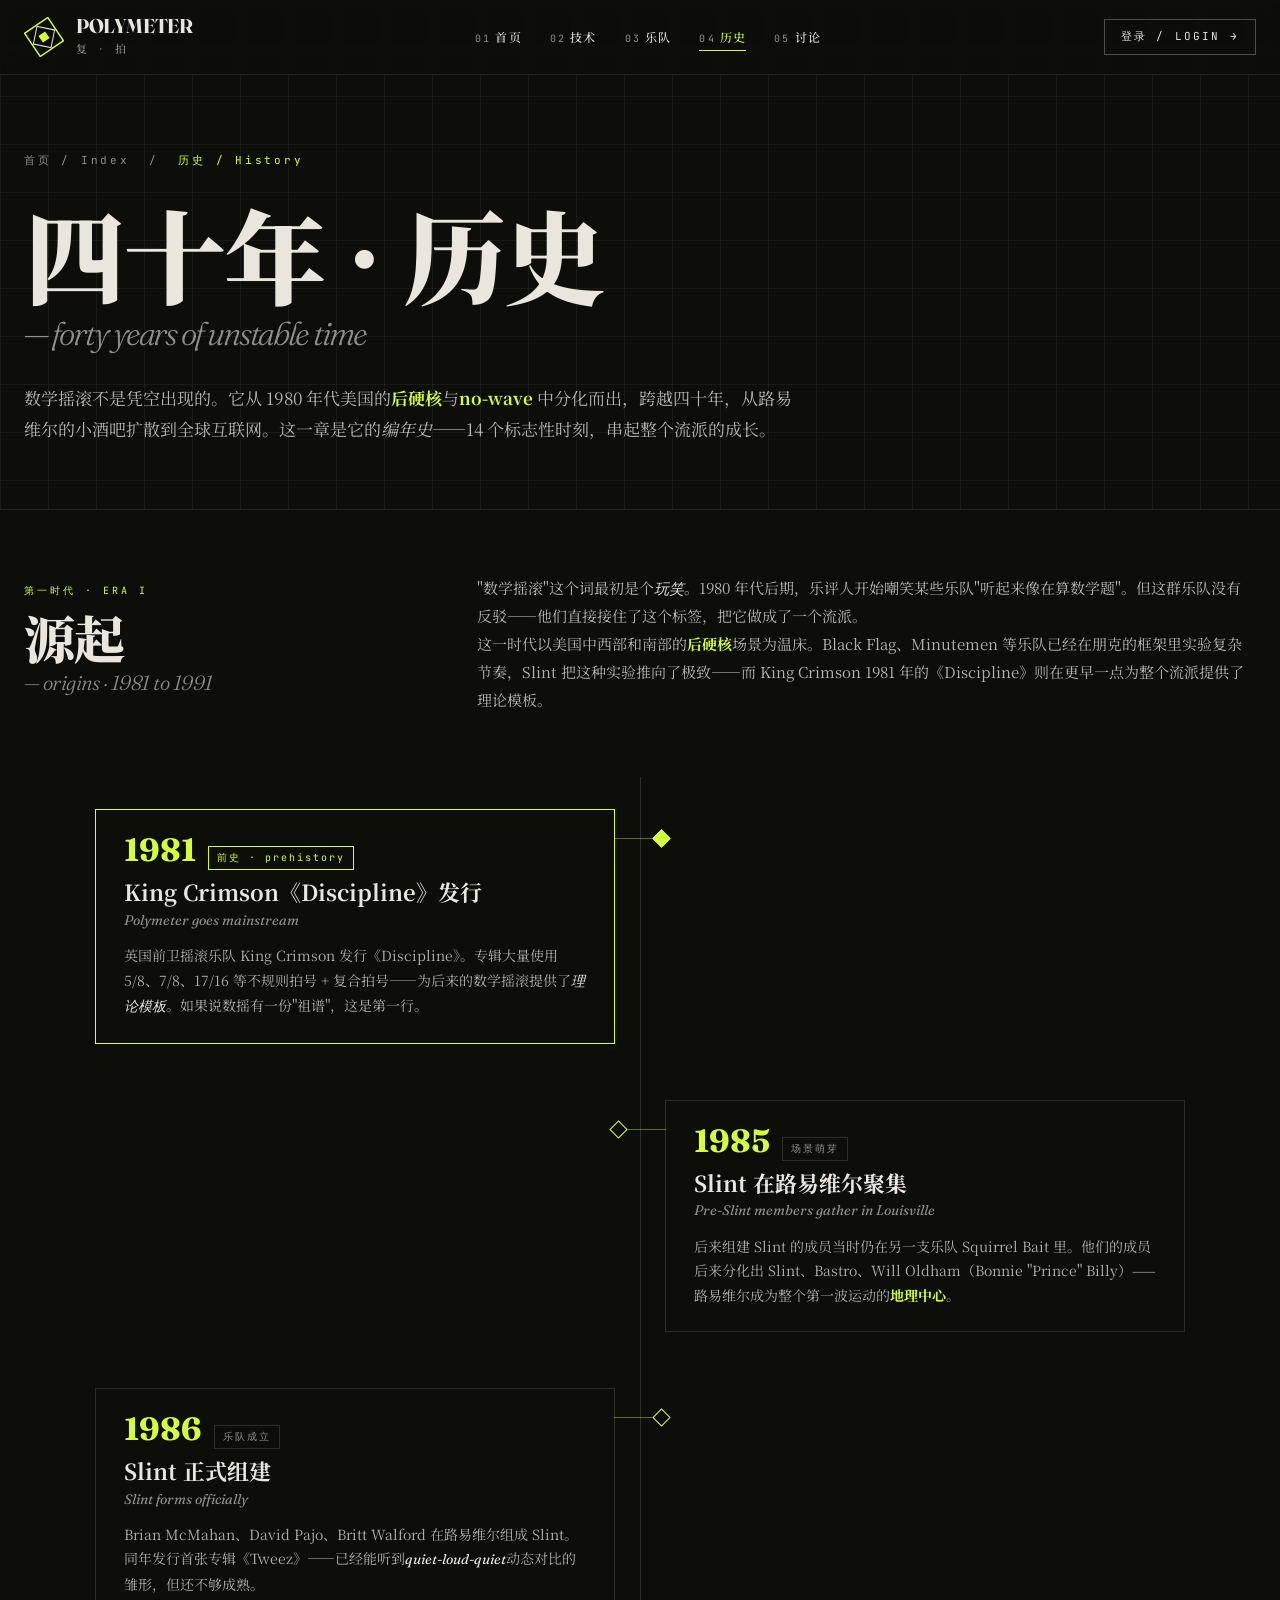
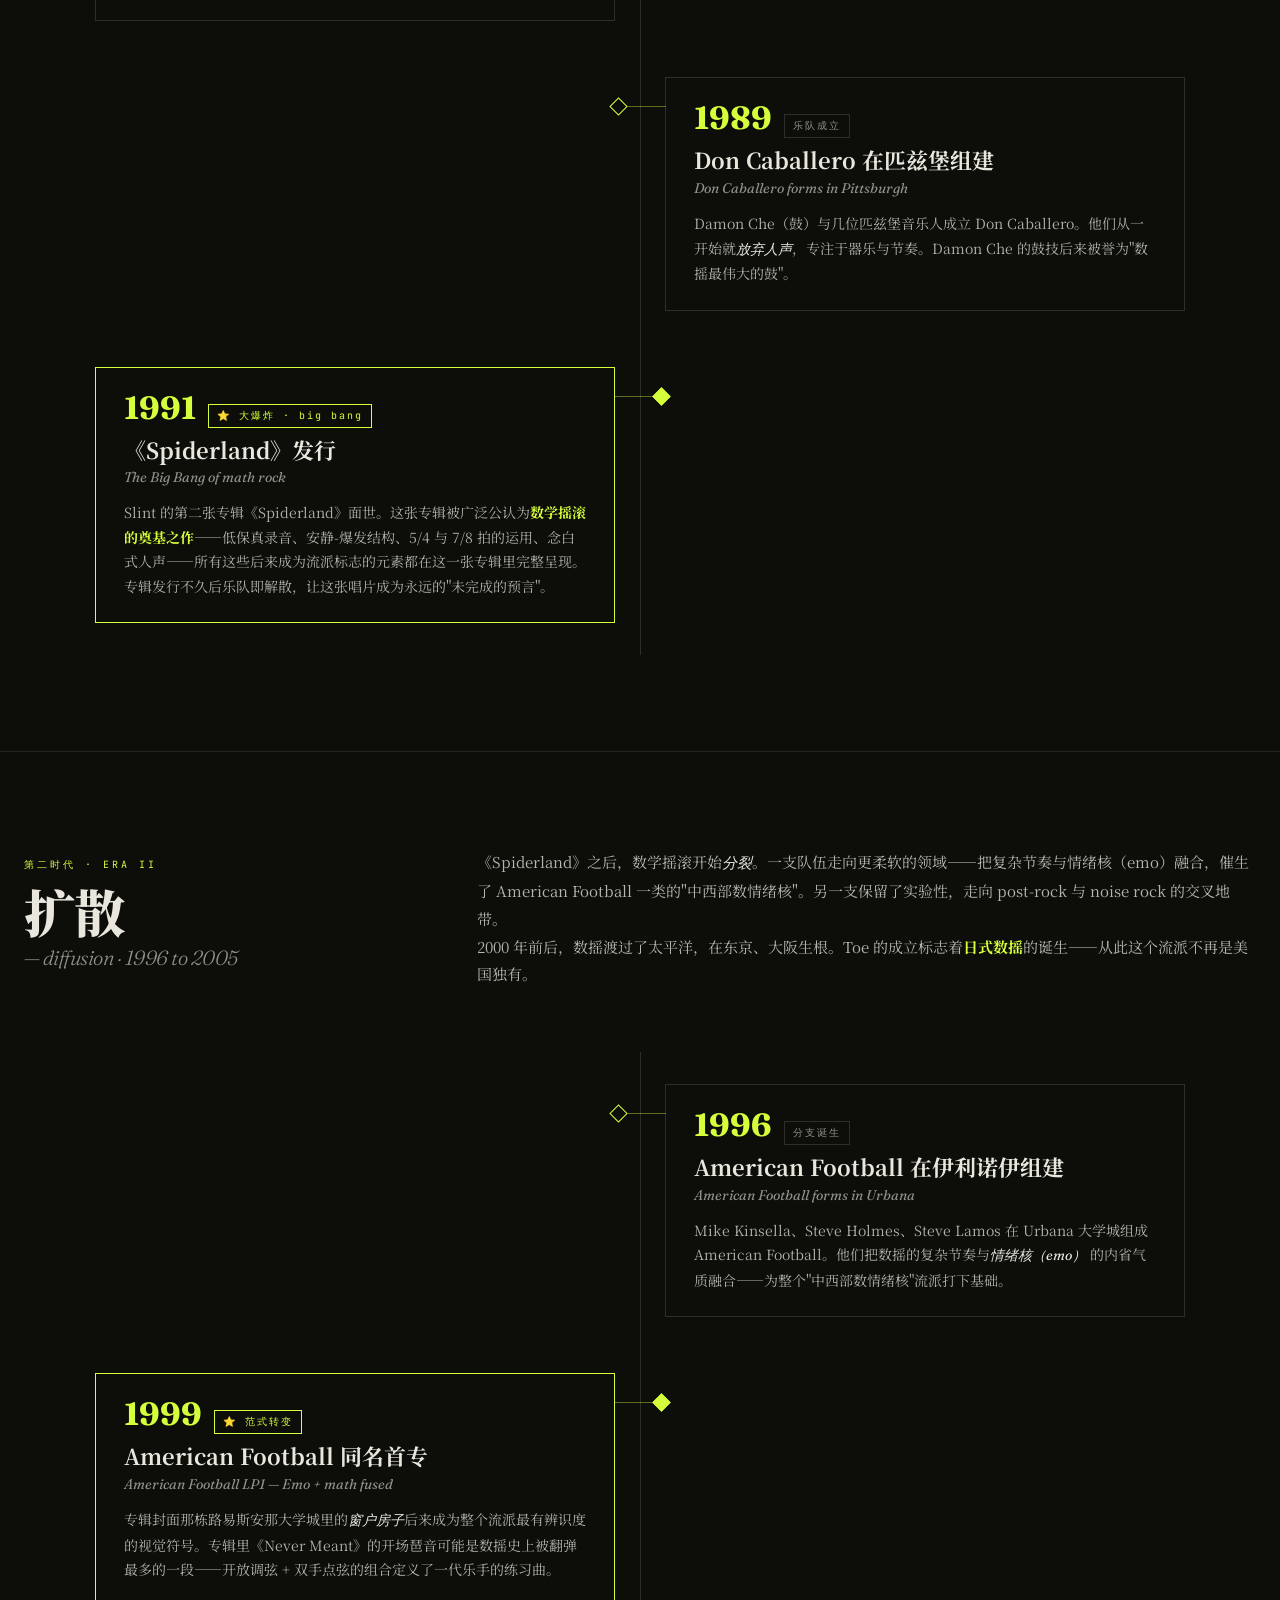
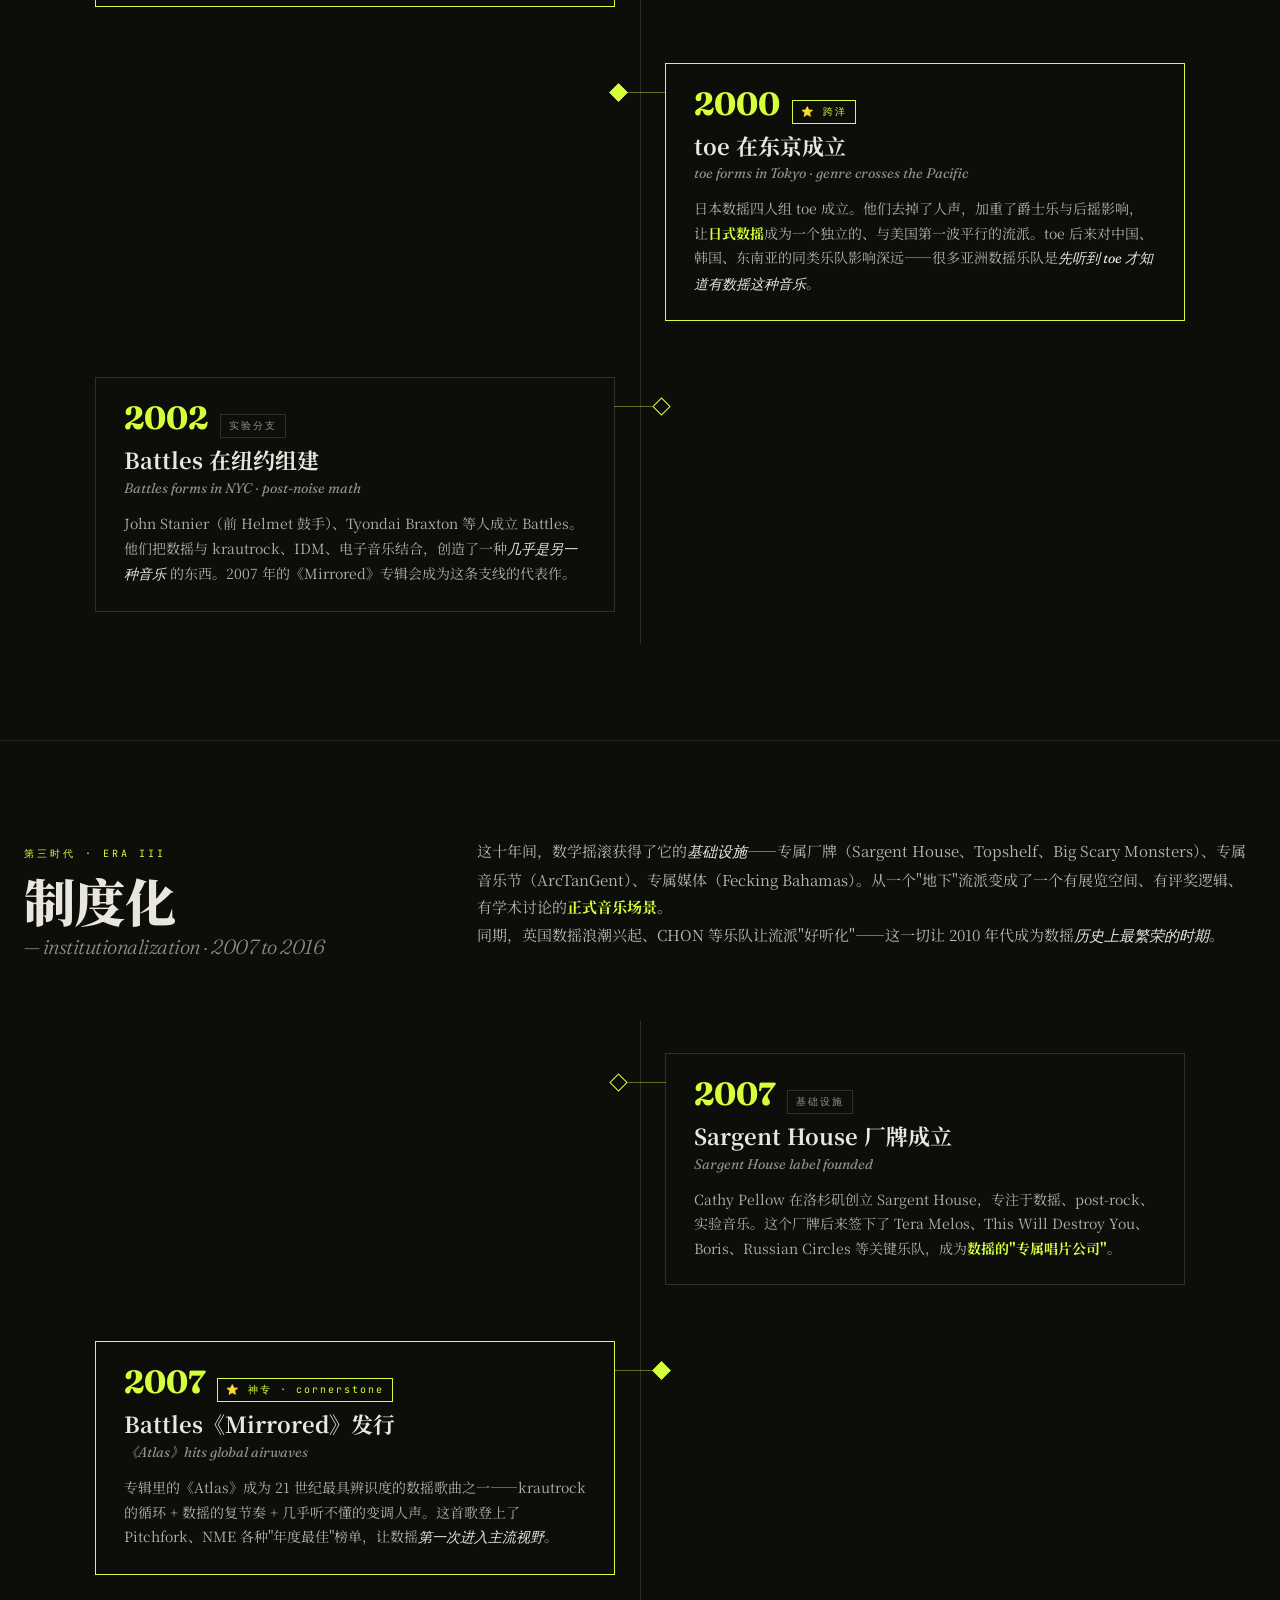
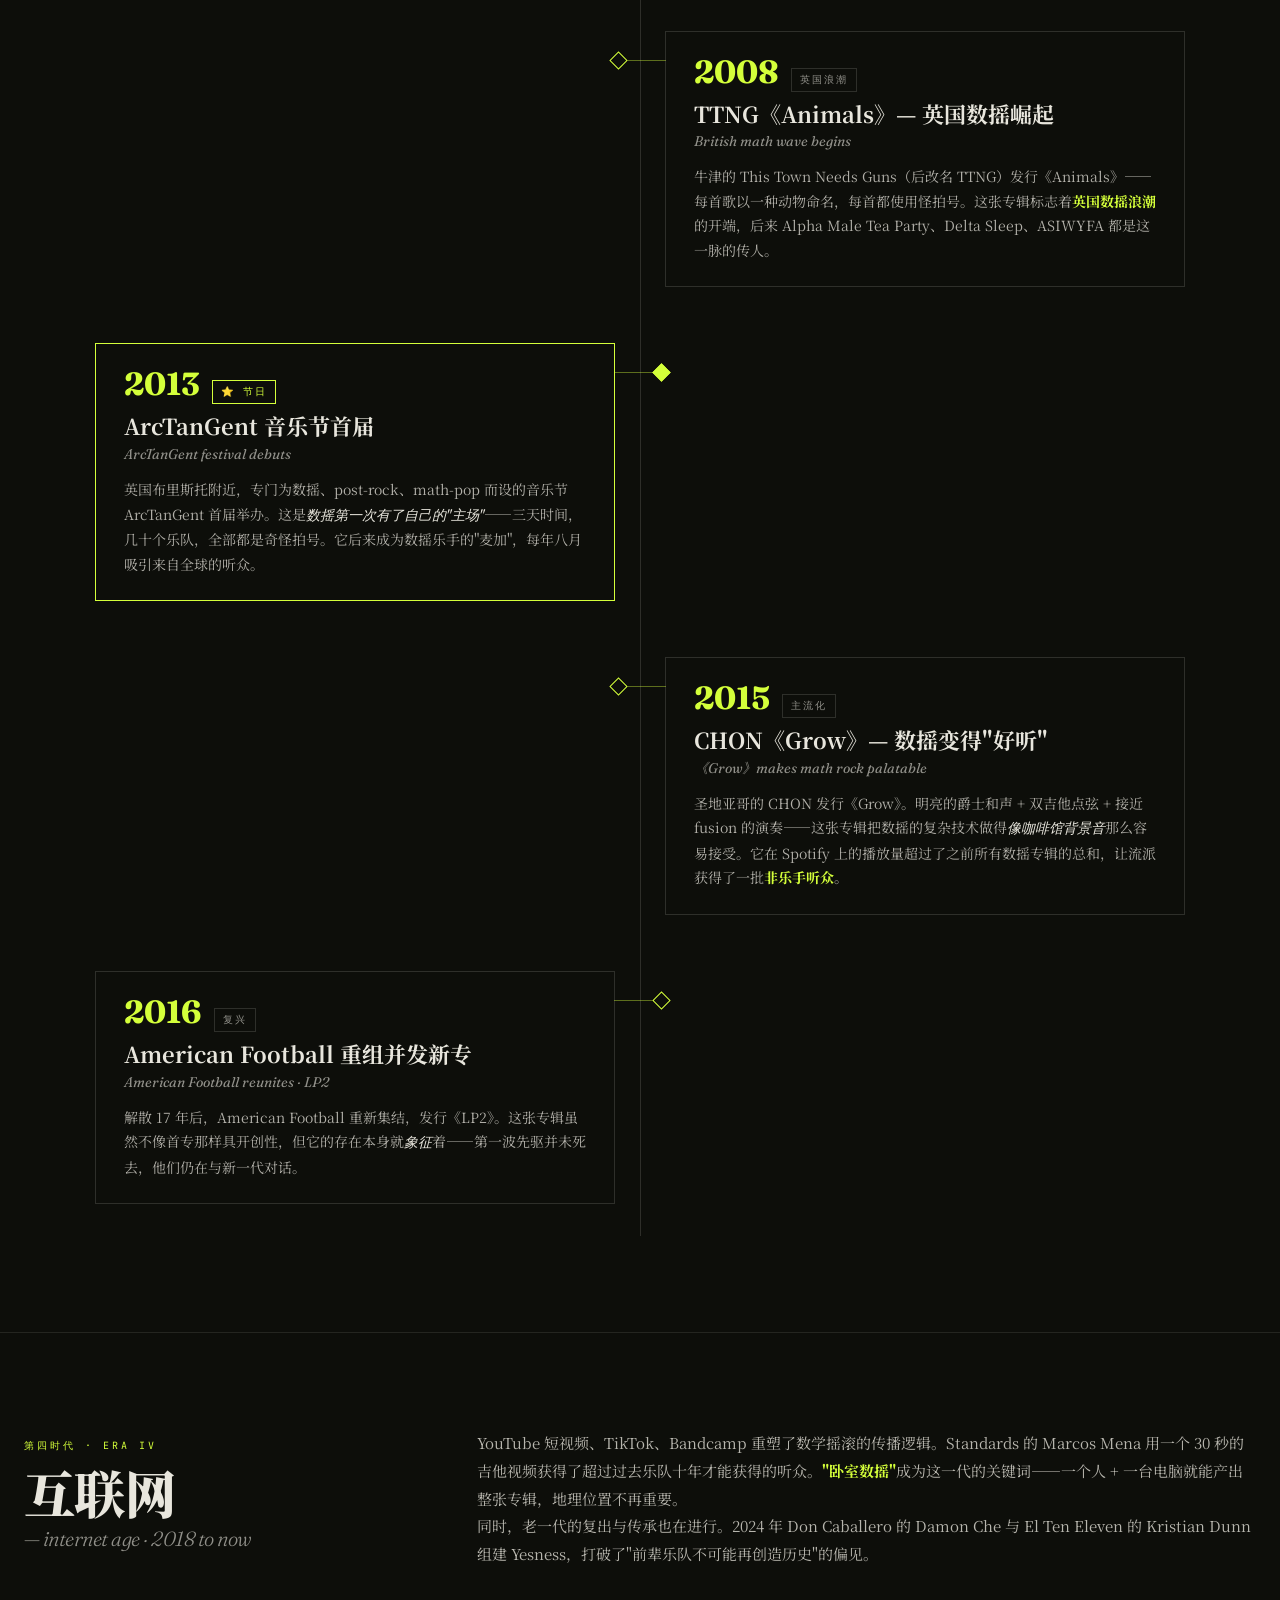
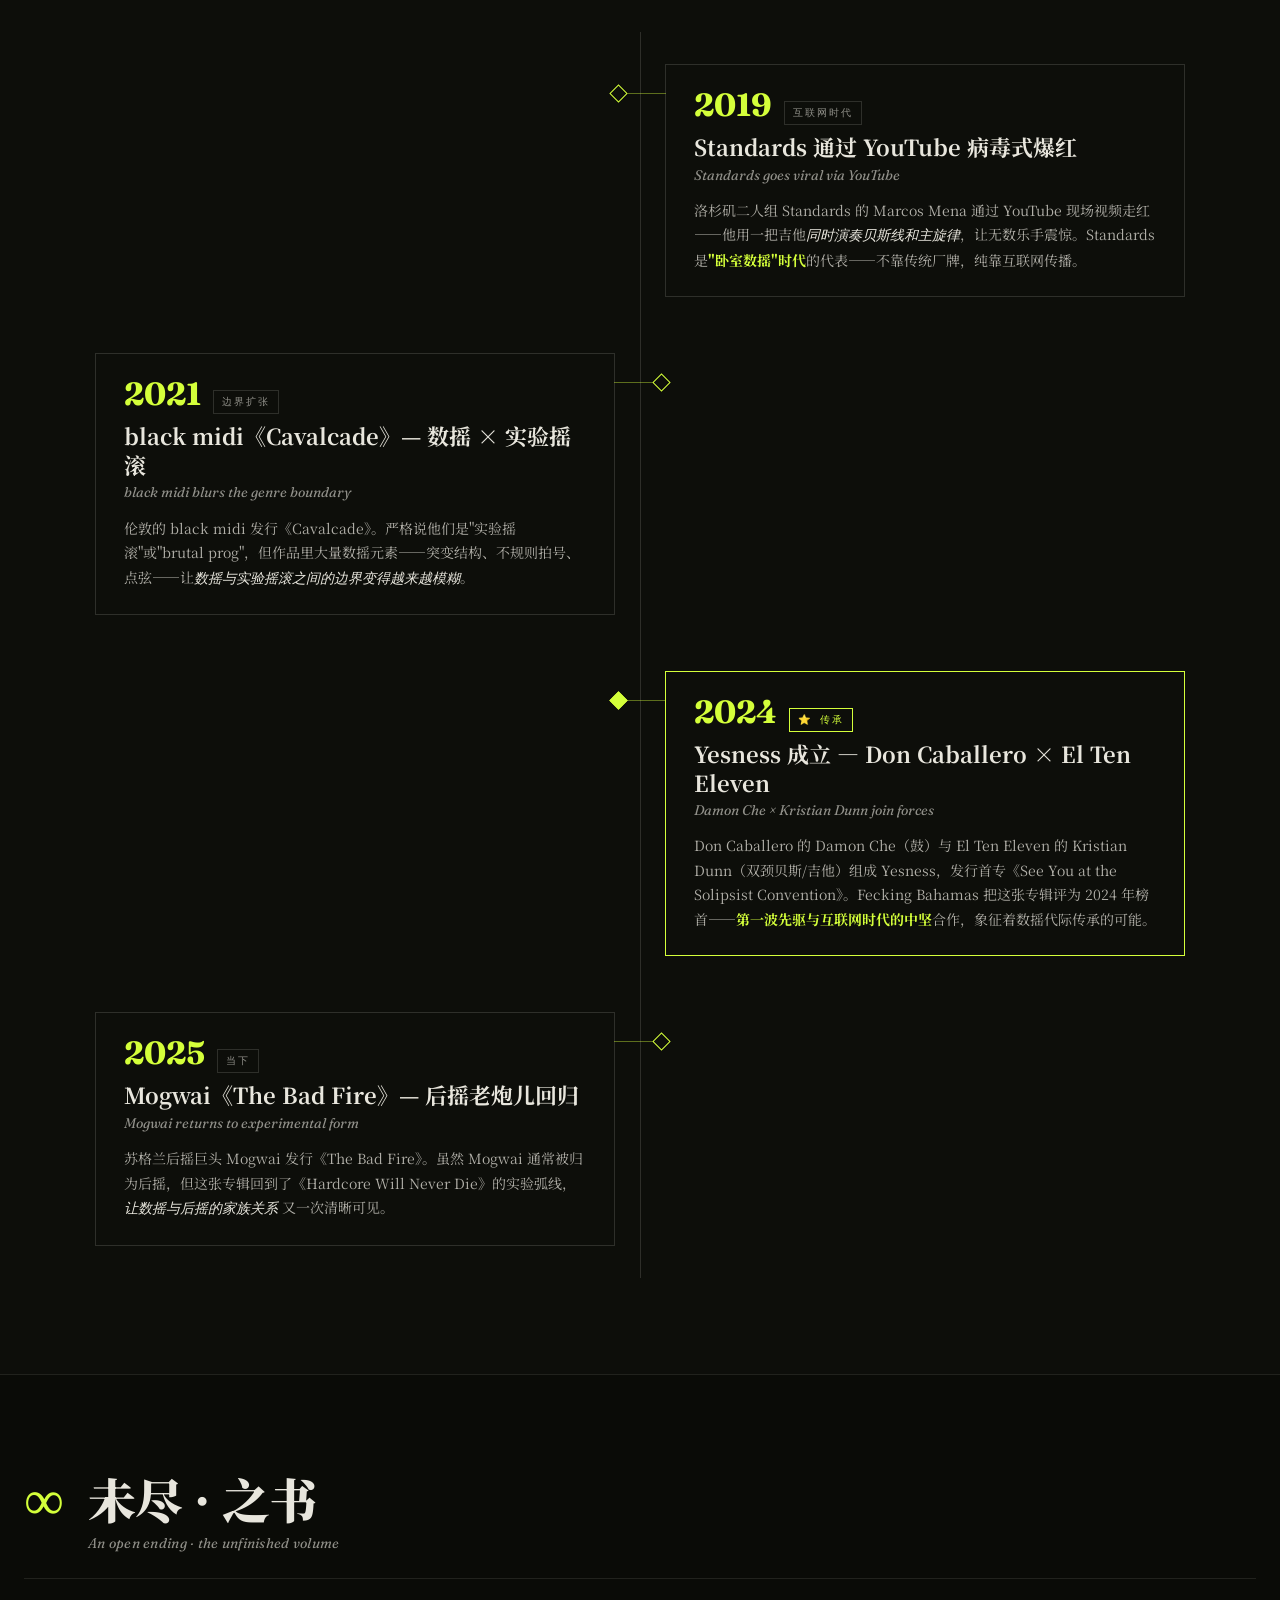
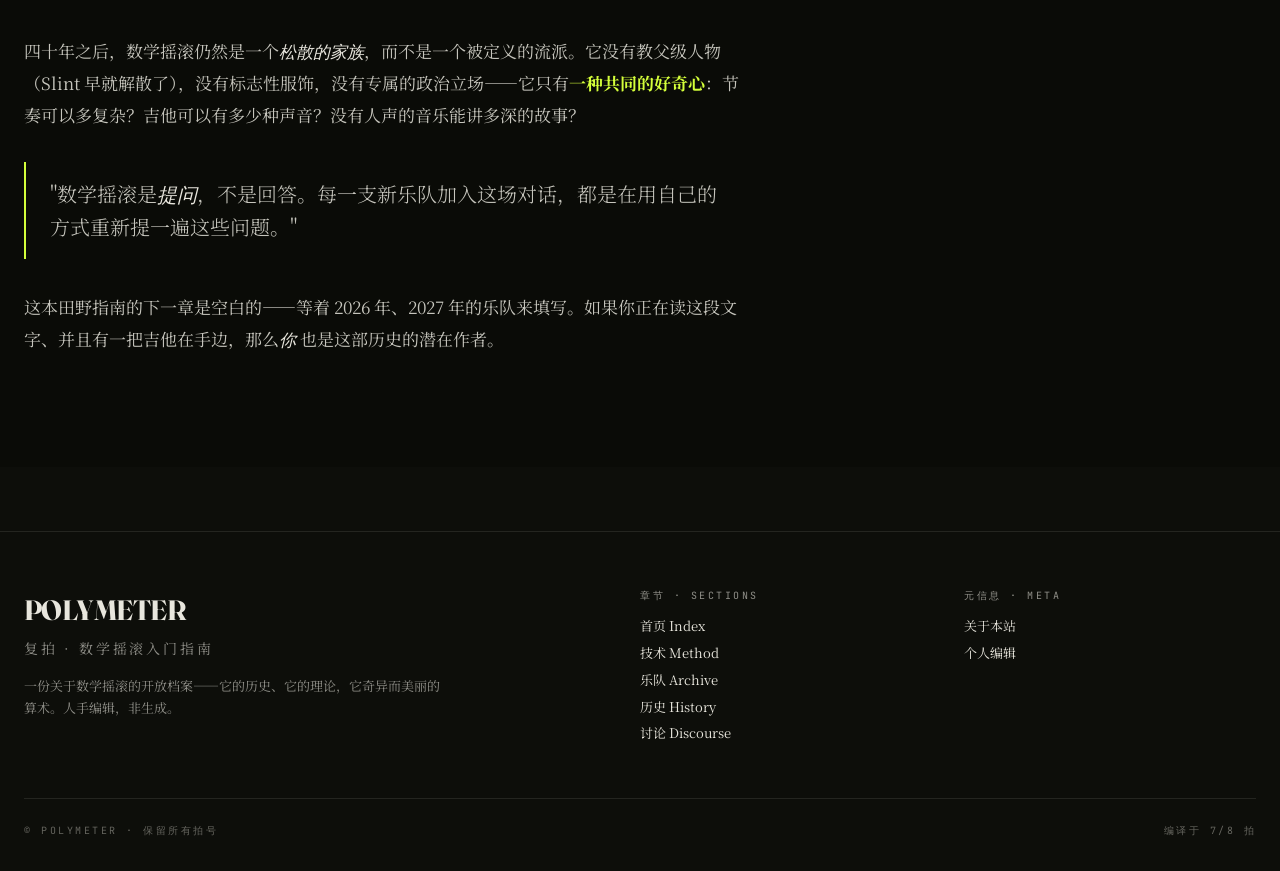
<file: history.html>
<!DOCTYPE html>
<html lang="zh-CN">
<head>
<meta charset="UTF-8">
<meta name="viewport" content="width=device-width, initial-scale=1.0">
<title>历史 · 复拍 POLYMETER</title>
<link rel="stylesheet" href="shared/style.css">
<style>
  .page-hero {
    padding: 152px 0 64px;
    border-bottom: 1px solid rgba(232, 230, 221, 0.1);
  }
  .page-hero .crumbs {
    font-family: 'JetBrains Mono', monospace;
    font-size: 11px;
    letter-spacing: 0.25em;
    color: var(--paper-dim);
    margin-bottom: 32px;
  }
  .page-hero h1 {
    font-family: 'Noto Serif SC', serif;
    font-weight: 900;
    font-size: clamp(2.8rem, 8vw, 7rem);
    line-height: 1;
    letter-spacing: -0.02em;
  }
  .page-hero h1 .en {
    display: block;
    font-family: 'Fraunces', serif;
    font-style: italic;
    font-weight: 300;
    font-size: 0.32em;
    color: var(--paper-dim);
    margin-top: 0.4em;
  }
  .page-hero .lead {
    margin-top: 32px;
    max-width: 780px;
    font-size: 17px;
    line-height: 1.85;
    color: rgba(232, 230, 221, 0.78);
  }

  /* ========== 时代分段引言 ========== */
  .era-marker {
    padding: 96px 0 32px;
    border-top: 1px solid rgba(232, 230, 221, 0.1);
  }
  .era-marker.first { border-top: 0; padding-top: 64px; }
  .era-grid {
    display: grid;
    grid-template-columns: 1fr;
    gap: 32px;
  }
  @media (min-width: 1024px) { .era-grid { grid-template-columns: 4fr 8fr; gap: 64px; align-items: baseline; } }
  .era-marker .label {
    font-family: 'JetBrains Mono', monospace;
    font-size: 10px;
    letter-spacing: 0.3em;
    text-transform: uppercase;
    color: var(--acid);
    margin-bottom: 12px;
  }
  .era-marker h2 {
    font-family: 'Noto Serif SC', serif;
    font-weight: 900;
    font-size: clamp(2rem, 4vw, 3.5rem);
    line-height: 1.05;
    letter-spacing: -0.01em;
  }
  .era-marker h2 .en {
    display: block;
    font-family: 'Fraunces', serif;
    font-style: italic;
    font-weight: 300;
    font-size: 0.4em;
    color: var(--paper-dim);
    margin-top: 8px;
  }
  .era-marker .desc {
    font-size: 15px;
    line-height: 1.85;
    color: rgba(232, 230, 221, 0.78);
  }
  .era-marker .desc em { font-family: 'Fraunces', serif; font-style: italic; color: var(--paper); }
  .era-marker .desc strong { color: var(--acid); }

  /* ========== 时间线 ========== */
  .timeline-wrap {
    padding: 32px 0 96px;
  }
  .timeline {
    position: relative;
    padding: 32px 0;
  }
  .timeline-axis {
    position: absolute;
    left: 50%;
    top: 0; bottom: 0;
    width: 1px;
    background: rgba(232, 230, 221, 0.15);
  }
  .timeline-events {
    display: flex;
    flex-direction: column;
    gap: 56px;
    position: relative;
  }
  .tl-row {
    display: flex;
    align-items: flex-start;
  }
  .tl-row.right { justify-content: flex-start; padding-left: 52%; }
  .tl-row.left  { justify-content: flex-end; padding-right: 52%; }
  .tl-card {
    position: relative;
    padding: 24px 28px;
    border: 1px solid rgba(232, 230, 221, 0.15);
    background: var(--ink);
    max-width: 520px;
    transition: all 0.3s;
  }
  .tl-card:hover {
    border-color: var(--acid);
    transform: translateY(-2px);
    box-shadow: 0 8px 24px rgba(212, 255, 58, 0.08);
  }
  .tl-row.right .tl-card::before,
  .tl-row.left  .tl-card::before {
    content: '';
    position: absolute;
    top: 28px;
    width: 48px;
    height: 1px;
    background: rgba(212, 255, 58, 0.4);
  }
  .tl-row.right .tl-card::before { left: -48px; }
  .tl-row.left  .tl-card::before { right: -48px; }
  .tl-row.right .tl-card::after,
  .tl-row.left  .tl-card::after {
    content: '';
    position: absolute;
    top: 22px;
    width: 13px; height: 13px;
    border: 1px solid var(--acid);
    background: var(--ink);
    transform: rotate(45deg);
  }
  .tl-row.right .tl-card::after { left: -54px; }
  .tl-row.left  .tl-card::after { right: -54px; }
  .tl-row.major .tl-card { border-color: var(--acid); }
  .tl-row.major .tl-card::after { background: var(--acid); }

  .tl-year-block {
    display: flex;
    align-items: baseline;
    gap: 12px;
    margin-bottom: 8px;
  }
  .tl-year {
    font-family: 'Fraunces', serif;
    font-size: 32px;
    font-weight: 700;
    color: var(--acid);
    line-height: 1;
  }
  .tl-tag {
    font-family: 'JetBrains Mono', monospace;
    font-size: 10px;
    letter-spacing: 0.2em;
    color: var(--paper-dim);
    padding: 3px 8px;
    border: 1px solid rgba(232, 230, 221, 0.15);
  }
  .tl-tag.major { color: var(--acid); border-color: var(--acid); }
  .tl-title {
    font-family: 'Noto Serif SC', serif;
    font-weight: 700;
    font-size: 22px;
    line-height: 1.3;
    margin-top: 8px;
  }
  .tl-title .en {
    font-family: 'Fraunces', serif;
    font-style: italic;
    font-weight: 400;
    font-size: 14px;
    color: var(--paper-dim);
    display: block;
    margin-top: 4px;
  }
  .tl-note {
    font-size: 14px;
    color: rgba(232, 230, 221, 0.75);
    margin-top: 14px;
    line-height: 1.75;
  }
  .tl-note strong { color: var(--acid); }
  .tl-note em { font-family: 'Fraunces', serif; font-style: italic; color: var(--paper); }

  @media (max-width: 768px) {
    .timeline-axis { left: 16px; }
    .tl-row.right, .tl-row.left {
      justify-content: flex-start;
      padding-left: 56px;
      padding-right: 0;
    }
    .tl-row.right .tl-card::before,
    .tl-row.left .tl-card::before {
      left: -40px;
      right: auto;
      width: 40px;
    }
    .tl-row.right .tl-card::after,
    .tl-row.left .tl-card::after {
      left: -46px;
      right: auto;
    }
  }

  /* ========== 收尾 ========== */
  .epilogue {
    padding: 96px 0;
    border-top: 1px solid rgba(232, 230, 221, 0.1);
    background: var(--ink-2);
  }
  .epilogue-text {
    max-width: 720px;
    margin-top: 56px;
    font-size: 17px;
    line-height: 1.85;
    color: rgba(232, 230, 221, 0.85);
  }
  .epilogue-text p { margin-bottom: 16px; }
  .epilogue-text em { font-family: 'Fraunces', serif; font-style: italic; color: var(--paper); }
  .epilogue-text strong { color: var(--acid); }
  .epilogue-quote {
    border-left: 2px solid var(--acid);
    padding: 16px 24px;
    margin: 32px 0;
    font-family: 'Noto Serif SC', serif;
    font-weight: 300;
    font-size: 20px;
    line-height: 1.6;
  }
</style>
</head>
<body>

<section class="page-hero grid-bg">
  <div class="container">
    <div class="crumbs">
      <a href="index.html">首页 / Index</a> &nbsp;/&nbsp; <span style="color: var(--acid);">历史 / History</span>
    </div>
    <h1>
      四十年 · 历史
      <span class="en">— forty years of unstable time</span>
    </h1>
    <p class="lead">
      数学摇滚不是凭空出现的。它从 1980 年代美国的<strong style="color: var(--acid);">后硬核</strong>与<strong style="color: var(--acid);">no-wave</strong> 中分化而出，跨越四十年，从路易维尔的小酒吧扩散到全球互联网。这一章是它的<em>编年史</em>——14 个标志性时刻，串起整个流派的成长。
    </p>
  </div>
</section>

<!-- ============ 第一时代：源起 1981-1991 ============ -->
<section class="era-marker first">
  <div class="container">
    <div class="era-grid">
      <div>
        <div class="label">第一时代 · ERA I</div>
        <h2>源起<span class="en">— origins · 1981 to 1991</span></h2>
      </div>
      <div class="desc">
        <p>"数学摇滚"这个词最初是个<em>玩笑</em>。1980 年代后期，乐评人开始嘲笑某些乐队"听起来像在算数学题"。但这群乐队没有反驳——他们直接接住了这个标签，把它做成了一个流派。</p>
        <p>这一时代以美国中西部和南部的<strong>后硬核</strong>场景为温床。Black Flag、Minutemen 等乐队已经在朋克的框架里实验复杂节奏，Slint 把这种实验推向了极致——而 King Crimson 1981 年的《Discipline》则在更早一点为整个流派提供了理论模板。</p>
      </div>
    </div>
  </div>
</section>

<div class="timeline-wrap">
  <div class="container">
    <div class="timeline">
      <div class="timeline-axis"></div>
      <div class="timeline-events" id="events-1"></div>
    </div>
  </div>
</div>

<!-- ============ 第二时代：扩散 1996-2005 ============ -->
<section class="era-marker">
  <div class="container">
    <div class="era-grid">
      <div>
        <div class="label">第二时代 · ERA II</div>
        <h2>扩散<span class="en">— diffusion · 1996 to 2005</span></h2>
      </div>
      <div class="desc">
        <p>《Spiderland》之后，数学摇滚开始<em>分裂</em>。一支队伍走向更柔软的领域——把复杂节奏与情绪核（emo）融合，催生了 American Football 一类的"中西部数情绪核"。另一支保留了实验性，走向 post-rock 与 noise rock 的交叉地带。</p>
        <p>2000 年前后，数摇渡过了太平洋，在东京、大阪生根。Toe 的成立标志着<strong>日式数摇</strong>的诞生——从此这个流派不再是美国独有。</p>
      </div>
    </div>
  </div>
</section>

<div class="timeline-wrap">
  <div class="container">
    <div class="timeline">
      <div class="timeline-axis"></div>
      <div class="timeline-events" id="events-2"></div>
    </div>
  </div>
</div>

<!-- ============ 第三时代：制度化 2007-2016 ============ -->
<section class="era-marker">
  <div class="container">
    <div class="era-grid">
      <div>
        <div class="label">第三时代 · ERA III</div>
        <h2>制度化<span class="en">— institutionalization · 2007 to 2016</span></h2>
      </div>
      <div class="desc">
        <p>这十年间，数学摇滚获得了它的<em>基础设施</em>——专属厂牌（Sargent House、Topshelf、Big Scary Monsters）、专属音乐节（ArcTanGent）、专属媒体（Fecking Bahamas）。从一个"地下"流派变成了一个有展览空间、有评奖逻辑、有学术讨论的<strong>正式音乐场景</strong>。</p>
        <p>同期，英国数摇浪潮兴起、CHON 等乐队让流派"好听化"——这一切让 2010 年代成为数摇<em>历史上最繁荣的时期</em>。</p>
      </div>
    </div>
  </div>
</section>

<div class="timeline-wrap">
  <div class="container">
    <div class="timeline">
      <div class="timeline-axis"></div>
      <div class="timeline-events" id="events-3"></div>
    </div>
  </div>
</div>

<!-- ============ 第四时代：互联网时代 2018-至今 ============ -->
<section class="era-marker">
  <div class="container">
    <div class="era-grid">
      <div>
        <div class="label">第四时代 · ERA IV</div>
        <h2>互联网<span class="en">— internet age · 2018 to now</span></h2>
      </div>
      <div class="desc">
        <p>YouTube 短视频、TikTok、Bandcamp 重塑了数学摇滚的传播逻辑。Standards 的 Marcos Mena 用一个 30 秒的吉他视频获得了超过过去乐队十年才能获得的听众。<strong>"卧室数摇"</strong>成为这一代的关键词——一个人 + 一台电脑就能产出整张专辑，地理位置不再重要。</p>
        <p>同时，老一代的复出与传承也在进行。2024 年 Don Caballero 的 Damon Che 与 El Ten Eleven 的 Kristian Dunn 组建 Yesness，打破了"前辈乐队不可能再创造历史"的偏见。</p>
      </div>
    </div>
  </div>
</section>

<div class="timeline-wrap">
  <div class="container">
    <div class="timeline">
      <div class="timeline-axis"></div>
      <div class="timeline-events" id="events-4"></div>
    </div>
  </div>
</div>

<!-- ============ 收尾 ============ -->
<section class="epilogue">
  <div class="container">
    <div class="section-header">
      <span class="num">∞</span>
      <div>
        <h2>未尽 · 之书</h2>
        <div class="subtitle-en">An open ending · the unfinished volume</div>
      </div>
    </div>

    <div class="epilogue-text">
      <p>四十年之后，数学摇滚仍然是一个<em>松散的家族</em>，而不是一个被定义的流派。它没有教父级人物（Slint 早就解散了），没有标志性服饰，没有专属的政治立场——它只有<strong>一种共同的好奇心</strong>：节奏可以多复杂？吉他可以有多少种声音？没有人声的音乐能讲多深的故事？</p>
      <div class="epilogue-quote">
        "数学摇滚是<em>提问</em>，不是回答。每一支新乐队加入这场对话，都是在用自己的方式重新提一遍这些问题。"
      </div>
      <p>这本田野指南的下一章是空白的——等着 2026 年、2027 年的乐队来填写。如果你正在读这段文字、并且有一把吉他在手边，那么<em>你</em> 也是这部历史的潜在作者。</p>
    </div>
  </div>
</section>

<script src="shared/core.js"></script>
<script>
  initPage('history.html');

  const ERAS = {
    1: [  // 1981-1991
      {
        year: '1981', side: 'left', major: true, tag: '前史 · prehistory',
        title: 'King Crimson《Discipline》发行',
        titleEn: 'Polymeter goes mainstream',
        note: '英国前卫摇滚乐队 King Crimson 发行《Discipline》。专辑大量使用 5/8、7/8、17/16 等不规则拍号 + 复合拍号——为后来的数学摇滚提供了<em>理论模板</em>。如果说数摇有一份"祖谱"，这是第一行。'
      },
      {
        year: '1985', side: 'right', tag: '场景萌芽',
        title: 'Slint 在路易维尔聚集',
        titleEn: 'Pre-Slint members gather in Louisville',
        note: '后来组建 Slint 的成员当时仍在另一支乐队 Squirrel Bait 里。他们的成员后来分化出 Slint、Bastro、Will Oldham（Bonnie "Prince" Billy）—— 路易维尔成为整个第一波运动的<strong>地理中心</strong>。'
      },
      {
        year: '1986', side: 'left', tag: '乐队成立',
        title: 'Slint 正式组建',
        titleEn: 'Slint forms officially',
        note: 'Brian McMahan、David Pajo、Britt Walford 在路易维尔组成 Slint。同年发行首张专辑《Tweez》——已经能听到<em>quiet-loud-quiet</em>动态对比的雏形，但还不够成熟。'
      },
      {
        year: '1989', side: 'right', tag: '乐队成立',
        title: 'Don Caballero 在匹兹堡组建',
        titleEn: 'Don Caballero forms in Pittsburgh',
        note: 'Damon Che（鼓）与几位匹兹堡音乐人成立 Don Caballero。他们从一开始就<em>放弃人声</em>，专注于器乐与节奏。Damon Che 的鼓技后来被誉为"数摇最伟大的鼓"。'
      },
      {
        year: '1991', side: 'left', major: true, tag: '⭐ 大爆炸 · big bang',
        title: '《Spiderland》发行',
        titleEn: 'The Big Bang of math rock',
        note: 'Slint 的第二张专辑《Spiderland》面世。这张专辑被广泛公认为<strong>数学摇滚的奠基之作</strong>——低保真录音、安静-爆发结构、5/4 与 7/8 拍的运用、念白式人声——所有这些后来成为流派标志的元素都在这一张专辑里完整呈现。专辑发行不久后乐队即解散，让这张唱片成为永远的"未完成的预言"。'
      },
    ],
    2: [  // 1996-2005
      {
        year: '1996', side: 'right', tag: '分支诞生',
        title: 'American Football 在伊利诺伊组建',
        titleEn: 'American Football forms in Urbana',
        note: 'Mike Kinsella、Steve Holmes、Steve Lamos 在 Urbana 大学城组成 American Football。他们把数摇的复杂节奏与<em>情绪核（emo）</em> 的内省气质融合——为整个"中西部数情绪核"流派打下基础。'
      },
      {
        year: '1999', side: 'left', major: true, tag: '⭐ 范式转变',
        title: 'American Football 同名首专',
        titleEn: 'American Football LP1 — Emo + math fused',
        note: '专辑封面那栋路易斯安那大学城里的<em>窗户房子</em>后来成为整个流派最有辨识度的视觉符号。专辑里《Never Meant》的开场琶音可能是数摇史上被翻弹最多的一段——开放调弦 + 双手点弦的组合定义了一代乐手的练习曲。'
      },
      {
        year: '2000', side: 'right', major: true, tag: '⭐ 跨洋',
        title: 'toe 在东京成立',
        titleEn: 'toe forms in Tokyo · genre crosses the Pacific',
        note: '日本数摇四人组 toe 成立。他们去掉了人声，加重了爵士乐与后摇影响，让<strong>日式数摇</strong>成为一个独立的、与美国第一波平行的流派。toe 后来对中国、韩国、东南亚的同类乐队影响深远——很多亚洲数摇乐队是<em>先听到 toe 才知道有数摇这种音乐</em>。'
      },
      {
        year: '2002', side: 'left', tag: '实验分支',
        title: 'Battles 在纽约组建',
        titleEn: 'Battles forms in NYC · post-noise math',
        note: 'John Stanier（前 Helmet 鼓手）、Tyondai Braxton 等人成立 Battles。他们把数摇与 krautrock、IDM、电子音乐结合，创造了一种<em>几乎是另一种音乐</em> 的东西。2007 年的《Mirrored》专辑会成为这条支线的代表作。'
      },
    ],
    3: [  // 2007-2016
      {
        year: '2007', side: 'right', tag: '基础设施',
        title: 'Sargent House 厂牌成立',
        titleEn: 'Sargent House label founded',
        note: 'Cathy Pellow 在洛杉矶创立 Sargent House，专注于数摇、post-rock、实验音乐。这个厂牌后来签下了 Tera Melos、This Will Destroy You、Boris、Russian Circles 等关键乐队，成为<strong>数摇的"专属唱片公司"</strong>。'
      },
      {
        year: '2007', side: 'left', major: true, tag: '⭐ 神专 · cornerstone',
        title: 'Battles《Mirrored》发行',
        titleEn: '《Atlas》hits global airwaves',
        note: '专辑里的《Atlas》成为 21 世纪最具辨识度的数摇歌曲之一——krautrock 的循环 + 数摇的复节奏 + 几乎听不懂的变调人声。这首歌登上了 Pitchfork、NME 各种"年度最佳"榜单，让数摇<em>第一次进入主流视野</em>。'
      },
      {
        year: '2008', side: 'right', tag: '英国浪潮',
        title: 'TTNG《Animals》— 英国数摇崛起',
        titleEn: 'British math wave begins',
        note: '牛津的 This Town Needs Guns（后改名 TTNG）发行《Animals》——每首歌以一种动物命名，每首都使用怪拍号。这张专辑标志着<strong>英国数摇浪潮</strong>的开端，后来 Alpha Male Tea Party、Delta Sleep、ASIWYFA 都是这一脉的传人。'
      },
      {
        year: '2013', side: 'left', major: true, tag: '⭐ 节日',
        title: 'ArcTanGent 音乐节首届',
        titleEn: 'ArcTanGent festival debuts',
        note: '英国布里斯托附近，专门为数摇、post-rock、math-pop 而设的音乐节 ArcTanGent 首届举办。这是<em>数摇第一次有了自己的"主场"</em>——三天时间，几十个乐队，全部都是奇怪拍号。它后来成为数摇乐手的"麦加"，每年八月吸引来自全球的听众。'
      },
      {
        year: '2015', side: 'right', tag: '主流化',
        title: 'CHON《Grow》— 数摇变得"好听"',
        titleEn: '《Grow》makes math rock palatable',
        note: '圣地亚哥的 CHON 发行《Grow》。明亮的爵士和声 + 双吉他点弦 + 接近 fusion 的演奏——这张专辑把数摇的复杂技术做得<em>像咖啡馆背景音</em>那么容易接受。它在 Spotify 上的播放量超过了之前所有数摇专辑的总和，让流派获得了一批<strong>非乐手听众</strong>。'
      },
      {
        year: '2016', side: 'left', tag: '复兴',
        title: 'American Football 重组并发新专',
        titleEn: 'American Football reunites · LP2',
        note: '解散 17 年后，American Football 重新集结，发行《LP2》。这张专辑虽然不像首专那样具开创性，但它的存在本身就<em>象征</em>着——第一波先驱并未死去，他们仍在与新一代对话。'
      },
    ],
    4: [  // 2018-至今
      {
        year: '2019', side: 'right', tag: '互联网时代',
        title: 'Standards 通过 YouTube 病毒式爆红',
        titleEn: 'Standards goes viral via YouTube',
        note: '洛杉矶二人组 Standards 的 Marcos Mena 通过 YouTube 现场视频走红——他用一把吉他<em>同时演奏贝斯线和主旋律</em>，让无数乐手震惊。Standards 是<strong>"卧室数摇"时代</strong>的代表——不靠传统厂牌，纯靠互联网传播。'
      },
      {
        year: '2021', side: 'left', tag: '边界扩张',
        title: 'black midi《Cavalcade》— 数摇 × 实验摇滚',
        titleEn: 'black midi blurs the genre boundary',
        note: '伦敦的 black midi 发行《Cavalcade》。严格说他们是"实验摇滚"或"brutal prog"，但作品里大量数摇元素——突变结构、不规则拍号、点弦——让<em>数摇与实验摇滚之间的边界变得越来越模糊</em>。'
      },
      {
        year: '2024', side: 'right', major: true, tag: '⭐ 传承',
        title: 'Yesness 成立 — Don Caballero × El Ten Eleven',
        titleEn: 'Damon Che × Kristian Dunn join forces',
        note: 'Don Caballero 的 Damon Che（鼓）与 El Ten Eleven 的 Kristian Dunn（双颈贝斯/吉他）组成 Yesness，发行首专《See You at the Solipsist Convention》。Fecking Bahamas 把这张专辑评为 2024 年榜首——<strong>第一波先驱与互联网时代的中坚</strong>合作，象征着数摇代际传承的可能。'
      },
      {
        year: '2025', side: 'left', tag: '当下',
        title: 'Mogwai《The Bad Fire》— 后摇老炮儿回归',
        titleEn: 'Mogwai returns to experimental form',
        note: '苏格兰后摇巨头 Mogwai 发行《The Bad Fire》。虽然 Mogwai 通常被归为后摇，但这张专辑回到了《Hardcore Will Never Die》的实验弧线，<em>让数摇与后摇的家族关系</em> 又一次清晰可见。'
      },
    ],
  };

  function renderEvents(eraNum) {
    const events = ERAS[eraNum];
    document.getElementById(`events-${eraNum}`).innerHTML = events.map(e => `
      <div class="tl-row ${e.side} ${e.major ? 'major' : ''}">
        <div class="tl-card">
          <div class="tl-year-block">
            <span class="tl-year">${e.year}</span>
            <span class="tl-tag ${e.major ? 'major' : ''}">${e.tag}</span>
          </div>
          <div class="tl-title">${e.title}<span class="en">${e.titleEn}</span></div>
          <div class="tl-note">${e.note}</div>
        </div>
      </div>
    `).join('');
  }

  [1, 2, 3, 4].forEach(renderEvents);
</script>

</body>
</html>
</file>
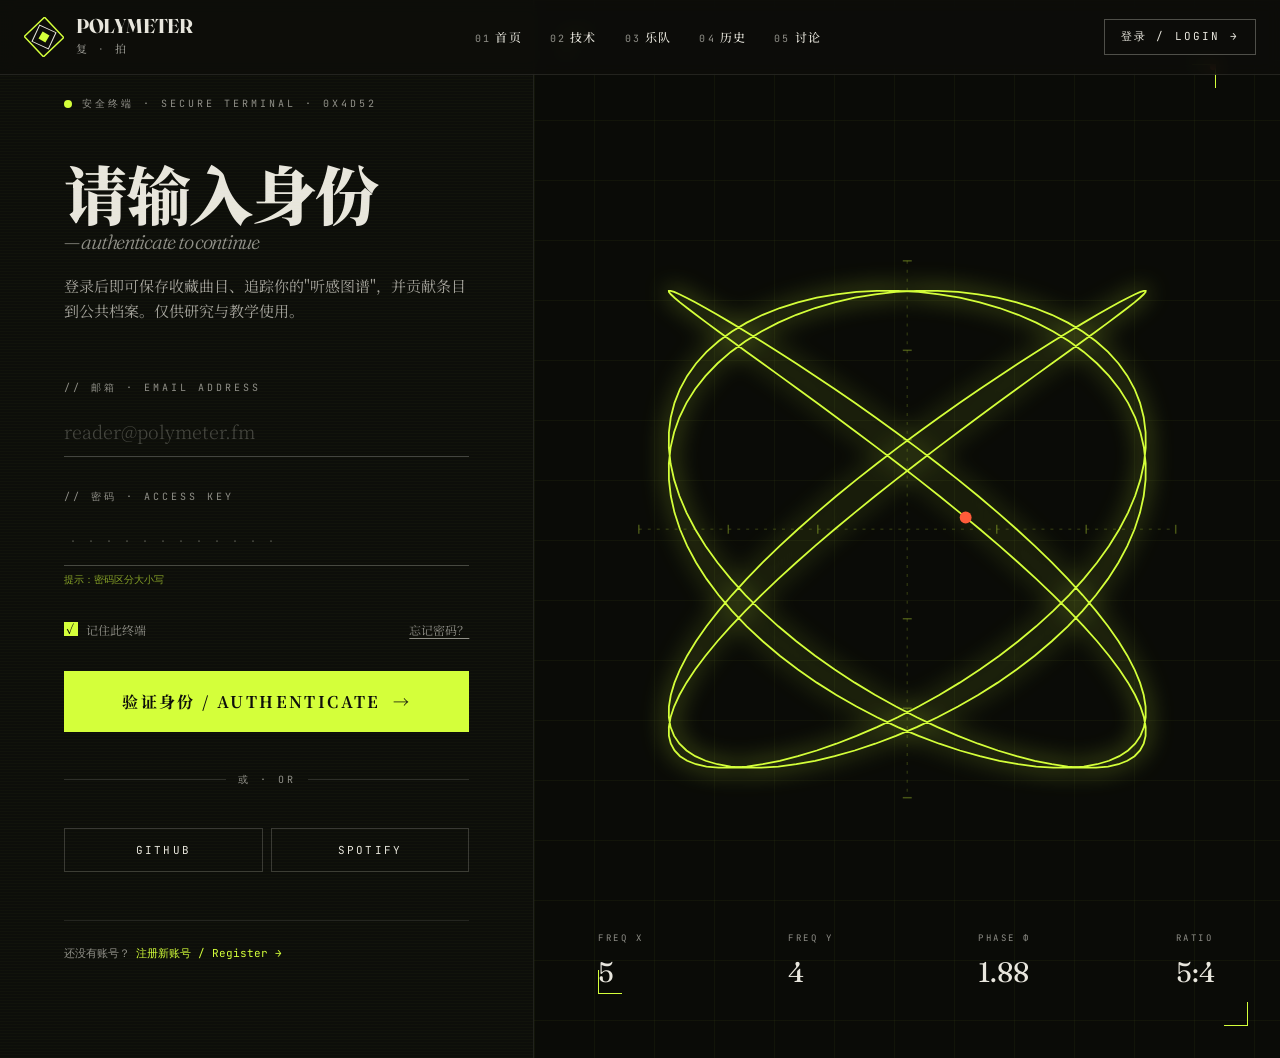
<file: login.html>
<!DOCTYPE html>
<html lang="zh-CN">
<head>
<meta charset="UTF-8">
<meta name="viewport" content="width=device-width, initial-scale=1.0">
<title>身份验证 · 复拍 POLYMETER</title>
<link rel="stylesheet" href="shared/style.css">
<style>
  body { overflow: hidden; }
  .site-footer { display: none; }

  .login-stage {
    min-height: 100vh;
    display: grid;
    grid-template-columns: 1fr;
    padding-top: 80px;
  }
  @media (min-width: 1024px) {
    .login-stage { grid-template-columns: 5fr 7fr; padding-top: 0; }
  }

  /* ========== 左侧：表单 ========== */
  .login-form-side {
    padding: 64px 48px;
    display: flex;
    flex-direction: column;
    justify-content: center;
    position: relative;
    z-index: 2;
  }
  @media (min-width: 1024px) {
    .login-form-side { padding: 96px 64px; }
  }

  .login-meta {
    font-family: 'JetBrains Mono', monospace;
    font-size: 10px;
    letter-spacing: 0.3em;
    text-transform: uppercase;
    color: var(--paper-dim);
    margin-bottom: 48px;
    display: flex;
    align-items: center;
    gap: 10px;
  }

  .login-title {
    font-family: 'Noto Serif SC', serif;
    font-weight: 900;
    font-size: clamp(2.4rem, 5vw, 4rem);
    line-height: 1;
    letter-spacing: -0.02em;
  }
  .login-title .en {
    display: block;
    font-family: 'Fraunces', serif;
    font-style: italic;
    font-weight: 300;
    font-size: 0.32em;
    color: var(--paper-dim);
    margin-top: 0.4em;
  }
  .login-sub {
    margin-top: 20px;
    font-size: 15px;
    line-height: 1.7;
    color: rgba(232, 230, 221, 0.7);
    max-width: 440px;
  }

  .login-form {
    margin-top: 56px;
    display: flex;
    flex-direction: column;
    gap: 32px;
    max-width: 440px;
  }
  .form-field label {
    font-family: 'JetBrains Mono', monospace;
    font-size: 10px;
    letter-spacing: 0.3em;
    text-transform: uppercase;
    color: var(--paper-dim);
    display: block;
    margin-bottom: 10px;
  }
  .form-field input {
    width: 100%;
    background: transparent;
    border: 0;
    border-bottom: 1px solid rgba(232, 230, 221, 0.25);
    padding: 12px 0;
    color: var(--paper);
    font-family: 'Noto Serif SC', serif;
    font-size: 18px;
    outline: none;
    transition: border-color 0.2s;
  }
  .form-field input:focus { border-color: var(--acid); }
  .form-field input::placeholder { color: rgba(232, 230, 221, 0.25); font-weight: 300; }
  .form-field .hint {
    font-family: 'JetBrains Mono', monospace;
    font-size: 10px;
    color: rgba(212, 255, 58, 0.6);
    margin-top: 6px;
  }

  .form-row {
    display: flex;
    align-items: center;
    justify-content: space-between;
    font-size: 12px;
  }
  .form-row label {
    display: flex;
    align-items: center;
    gap: 8px;
    cursor: pointer;
    color: var(--paper-dim);
  }
  .form-row input[type=checkbox] {
    appearance: none;
    width: 14px;
    height: 14px;
    border: 1px solid rgba(232, 230, 221, 0.3);
    cursor: pointer;
    position: relative;
    transition: all 0.2s;
  }
  .form-row input[type=checkbox]:checked {
    background: var(--acid);
    border-color: var(--acid);
  }
  .form-row input[type=checkbox]:checked::after {
    content: '✓';
    position: absolute;
    top: -3px;
    left: 1px;
    color: var(--ink);
    font-size: 12px;
    font-weight: 700;
  }
  .form-row a {
    color: var(--paper-dim);
    text-decoration: underline;
    text-underline-offset: 3px;
  }
  .form-row a:hover { color: var(--acid); }

  .login-submit {
    width: 100%;
    background: var(--acid);
    color: var(--ink);
    padding: 18px;
    font-family: 'Noto Serif SC', serif;
    font-weight: 700;
    font-size: 16px;
    letter-spacing: 0.15em;
    border: 1px solid var(--acid);
    transition: all 0.2s;
    display: flex;
    align-items: center;
    justify-content: center;
    gap: 12px;
  }
  .login-submit:hover {
    background: var(--paper);
    border-color: var(--paper);
    letter-spacing: 0.2em;
  }
  .login-submit .arrow { transition: transform 0.2s; }
  .login-submit:hover .arrow { transform: translateX(4px); }

  .alt-divider {
    display: flex;
    align-items: center;
    gap: 12px;
    font-family: 'JetBrains Mono', monospace;
    font-size: 10px;
    letter-spacing: 0.3em;
    text-transform: uppercase;
    color: var(--paper-dim);
    margin: 8px 0;
  }
  .alt-divider::before, .alt-divider::after {
    content: '';
    flex: 1;
    height: 1px;
    background: rgba(232, 230, 221, 0.15);
  }

  .alt-buttons {
    display: grid;
    grid-template-columns: 1fr 1fr;
    gap: 8px;
  }
  .alt-btn {
    border: 1px solid rgba(232, 230, 221, 0.2);
    padding: 14px;
    font-family: 'JetBrains Mono', monospace;
    font-size: 11px;
    letter-spacing: 0.2em;
    text-transform: uppercase;
    transition: all 0.2s;
    text-align: center;
  }
  .alt-btn:hover {
    border-color: var(--acid);
    color: var(--acid);
  }

  .login-footer {
    margin-top: 48px;
    padding-top: 24px;
    border-top: 1px solid rgba(232, 230, 221, 0.1);
    font-family: 'JetBrains Mono', monospace;
    font-size: 11px;
    color: var(--paper-dim);
  }
  .login-footer a { color: var(--acid); margin-left: 6px; }

  /* ========== 右侧：动态视觉 ========== */
  .login-visual-side {
    position: relative;
    background: var(--ink-2);
    border-left: 1px solid rgba(232, 230, 221, 0.1);
    overflow: hidden;
    display: none;
  }
  @media (min-width: 1024px) {
    .login-visual-side { display: block; }
  }

  .visual-grid-bg {
    position: absolute;
    inset: 0;
    background-image:
      linear-gradient(rgba(212, 255, 58, 0.04) 1px, transparent 1px),
      linear-gradient(90deg, rgba(212, 255, 58, 0.04) 1px, transparent 1px);
    background-size: 60px 60px;
  }

  .visual-corners {
    position: absolute;
    inset: 32px;
    pointer-events: none;
  }
  .visual-corners::before, .visual-corners::after,
  .visual-corner-tr, .visual-corner-bl {
    content: '';
    position: absolute;
    width: 24px;
    height: 24px;
    border: 1px solid var(--acid);
  }
  .visual-corners::before { top: 0; left: 0; border-right: none; border-bottom: none; }
  .visual-corners::after { bottom: 0; right: 0; border-left: none; border-top: none; }
  .visual-corner-tr { top: 32px; right: 32px; border-left: none; border-bottom: none; }
  .visual-corner-bl { bottom: 32px; left: 32px; border-right: none; border-top: none; }

  .visual-canvas-wrap {
    position: absolute;
    inset: 0;
    display: flex;
    align-items: center;
    justify-content: center;
  }

  #lissajous {
    width: 80%;
    max-width: 600px;
    aspect-ratio: 1;
  }

  .visual-readout {
    position: absolute;
    bottom: 64px;
    left: 64px;
    right: 64px;
    font-family: 'JetBrains Mono', monospace;
    font-size: 10px;
    letter-spacing: 0.25em;
    text-transform: uppercase;
    color: var(--acid);
    display: flex;
    justify-content: space-between;
    align-items: end;
  }
  .visual-readout-block {
    display: flex;
    flex-direction: column;
    gap: 4px;
  }
  .visual-readout-block .v {
    font-family: 'Fraunces', serif;
    font-size: 28px;
    color: var(--paper);
    letter-spacing: 0;
  }
  .visual-readout-block .l { color: var(--paper-dim); font-size: 9px; }

  .visual-title {
    position: absolute;
    top: 64px;
    left: 64px;
    right: 64px;
    font-family: 'JetBrains Mono', monospace;
    font-size: 11px;
    letter-spacing: 0.3em;
    text-transform: uppercase;
    color: var(--acid);
    display: flex;
    justify-content: space-between;
    align-items: center;
  }
  .visual-rec {
    display: flex; align-items: center; gap: 6px;
  }
</style>
</head>
<body>

<div class="login-stage">

  <!-- 左侧表单 -->
  <div class="login-form-side scanlines">
    <div class="login-meta">
      <span class="pulse-dot"></span>
      安全终端 · SECURE TERMINAL · 0x4D52
    </div>

    <h1 class="login-title">
      请输入身份
      <span class="en">— authenticate to continue</span>
    </h1>
    <p class="login-sub">
      登录后即可保存收藏曲目、追踪你的"听感图谱"，并贡献条目到公共档案。仅供研究与教学使用。
    </p>

    <form class="login-form" onsubmit="event.preventDefault(); fakeLogin();">
      <div class="form-field">
        <label>// 邮箱 · email address</label>
        <input type="email" placeholder="reader@polymeter.fm" required>
      </div>
      <div class="form-field">
        <label>// 密码 · access key</label>
        <input type="password" placeholder="••••••••••••" required>
        <div class="hint">提示：密码区分大小写</div>
      </div>

      <div class="form-row">
        <label>
          <input type="checkbox" checked>
          <span>记住此终端</span>
        </label>
        <a href="#">忘记密码？</a>
      </div>

      <button type="submit" class="login-submit">
        <span>验证身份 / AUTHENTICATE</span>
        <span class="arrow">→</span>
      </button>

      <div class="alt-divider">或 · OR</div>

      <div class="alt-buttons">
        <button type="button" class="alt-btn">GitHub</button>
        <button type="button" class="alt-btn">Spotify</button>
      </div>
    </form>

    <div class="login-footer">
      还没有账号？<a href="#">注册新账号 / Register →</a>
    </div>
  </div>

  <!-- 右侧动态视觉：利萨如曲线 -->
  <div class="login-visual-side">
    <div class="visual-grid-bg"></div>
    <div class="visual-corners">
      <span class="visual-corner-tr"></span>
      <span class="visual-corner-bl"></span>
    </div>

    <div class="visual-title">
      <span></span>
      <span class="visual-rec"><span class="signal-dot"></span></span>
    </div>

    <div class="visual-canvas-wrap">
      <svg id="lissajous" viewBox="-200 -200 400 400">
        <polyline id="liss-path" fill="none" stroke="var(--acid)" stroke-width="1.2" style="filter: drop-shadow(0 0 8px var(--acid));"/>
        <circle id="liss-dot" r="4" fill="var(--signal)"/>
        <!-- 坐标轴 -->
        <line x1="-180" y1="0" x2="180" y2="0" stroke="var(--acid)" stroke-opacity="0.15" stroke-dasharray="2 4"/>
        <line x1="0" y1="-180" x2="0" y2="180" stroke="var(--acid)" stroke-opacity="0.15" stroke-dasharray="2 4"/>
        <!-- 刻度 -->
        <g id="liss-ticks"></g>
      </svg>
    </div>

    <div class="visual-readout">
      <div class="visual-readout-block">
        <div class="l">FREQ X</div>
        <div class="v" id="freq-x">3</div>
      </div>
      <div class="visual-readout-block">
        <div class="l">FREQ Y</div>
        <div class="v" id="freq-y">2</div>
      </div>
      <div class="visual-readout-block">
        <div class="l">PHASE φ</div>
        <div class="v" id="phase">0.00</div>
      </div>
      <div class="visual-readout-block">
        <div class="l">RATIO</div>
        <div class="v" id="ratio">3:2</div>
      </div>
    </div>
  </div>

</div>

<script src="shared/core.js"></script>
<script>
  initPage('login.html');

  // ========== 利萨如曲线 ==========
  (function() {
    const path = document.getElementById('liss-path');
    const dot = document.getElementById('liss-dot');
    const ticksEl = document.getElementById('liss-ticks');

    // 刻度
    let tickHTML = '';
    for (let i = -3; i <= 3; i++) {
      if (i === 0) continue;
      const x = i * 60;
      tickHTML += `<line x1="${x}" y1="-3" x2="${x}" y2="3" stroke="var(--acid)" stroke-opacity="0.3"/>`;
      tickHTML += `<line x1="-3" y1="${x}" x2="3" y2="${x}" stroke="var(--acid)" stroke-opacity="0.3"/>`;
    }
    ticksEl.innerHTML = tickHTML;

    // 频率比缓慢漂移：3:2 → 5:4 → 7:8 等
    const ratios = [
      { x: 3, y: 2 },
      { x: 5, y: 4 },
      { x: 7, y: 5 },
      { x: 4, y: 3 },
      { x: 7, y: 8 },  // 致敬 7/8 拍
      { x: 11, y: 8 },
    ];
    let ratioIdx = 0;
    setInterval(() => {
      ratioIdx = (ratioIdx + 1) % ratios.length;
    }, 5000);

    window.subscribeTick((tick) => {
      const { x: fx, y: fy } = ratios[ratioIdx];
      const phase = (tick * 0.02) % (Math.PI * 2);

      const points = [];
      const steps = 360;
      for (let i = 0; i <= steps; i++) {
        const t = (i / steps) * Math.PI * 2;
        const px = Math.sin(fx * t + phase) * 160;
        const py = Math.sin(fy * t) * 160;
        points.push(`${px},${py}`);
      }
      path.setAttribute('points', points.join(' '));

      // 移动的红点
      const dotT = (tick * 0.05) % (Math.PI * 2);
      dot.setAttribute('cx', Math.sin(fx * dotT + phase) * 160);
      dot.setAttribute('cy', Math.sin(fy * dotT) * 160);

      document.getElementById('freq-x').textContent = fx;
      document.getElementById('freq-y').textContent = fy;
      document.getElementById('phase').textContent = phase.toFixed(2);
      document.getElementById('ratio').textContent = `${fx}:${fy}`;
    });
  })();

  // 假登录（演示用）
  function fakeLogin() {
    alert('登录演示：这是一个静态展示页面，没有连接真实后端。');
  }
</script>

</body>
</html>
</file>
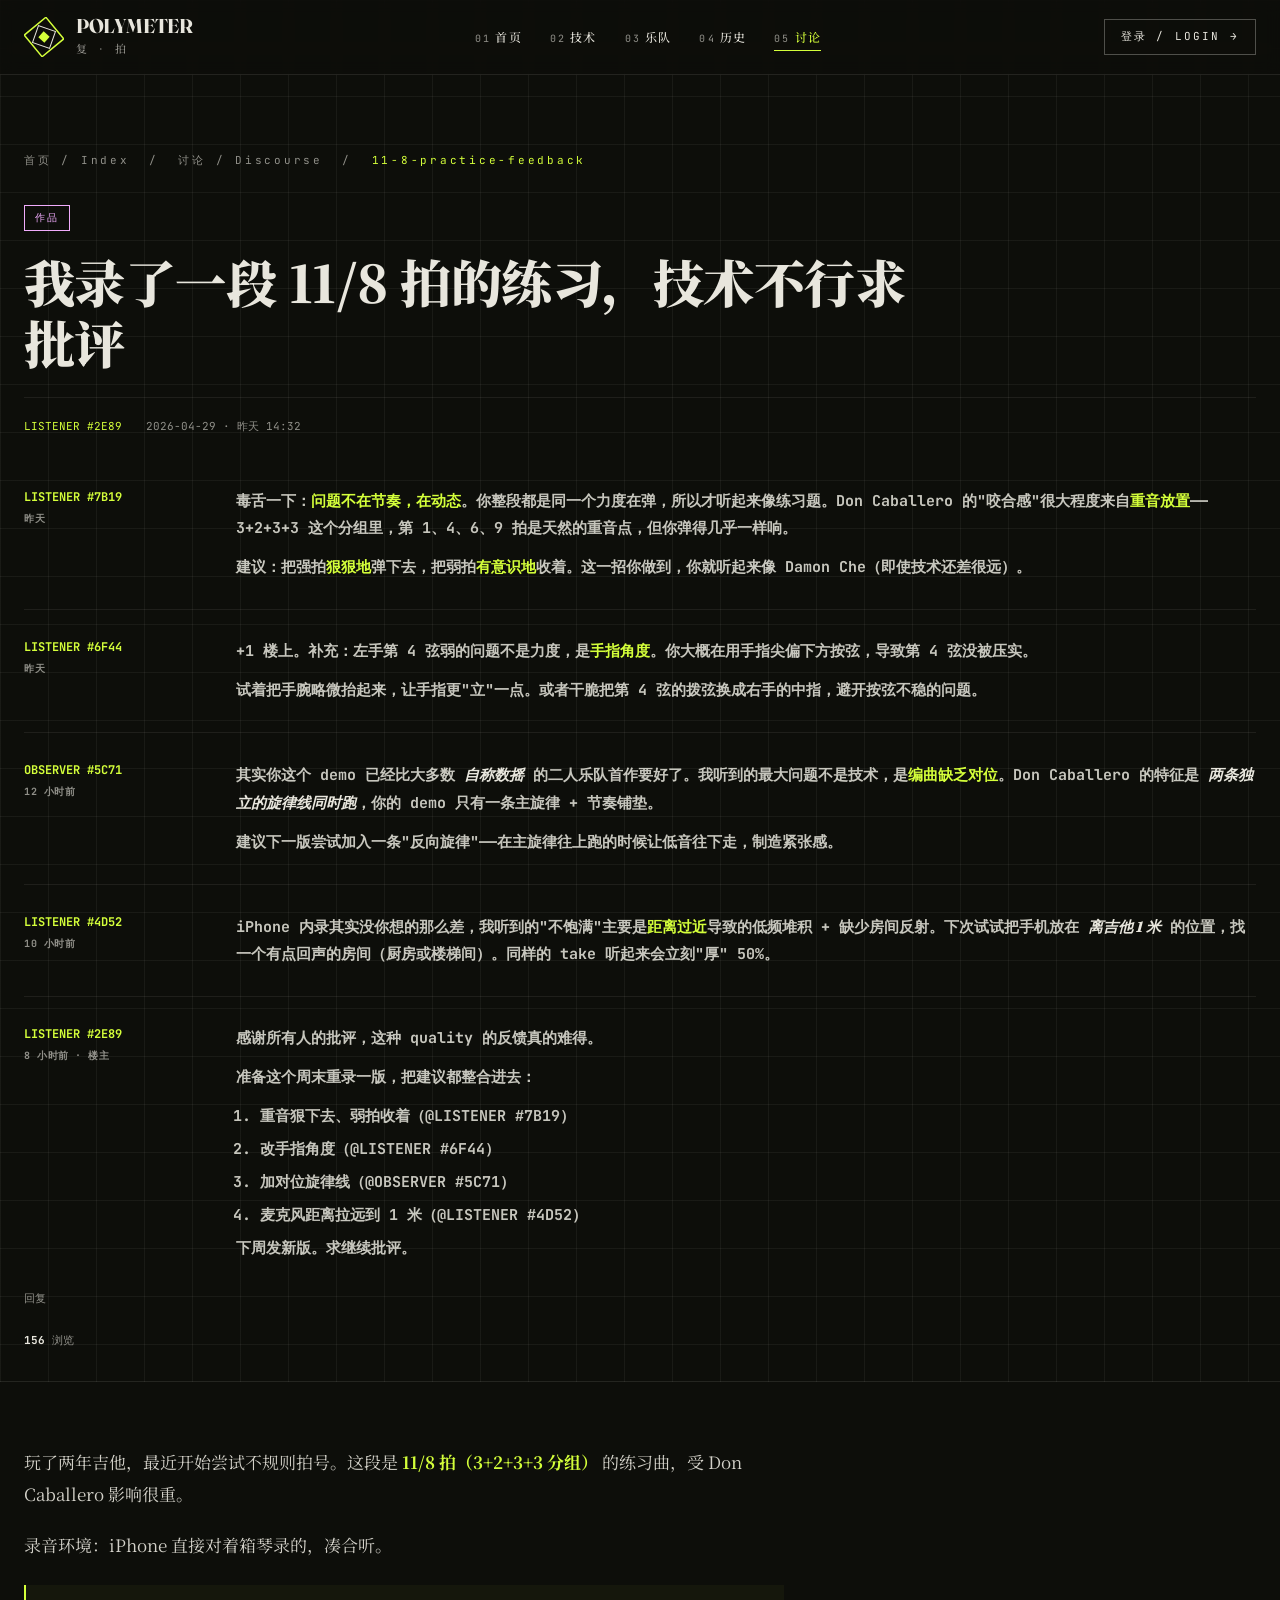
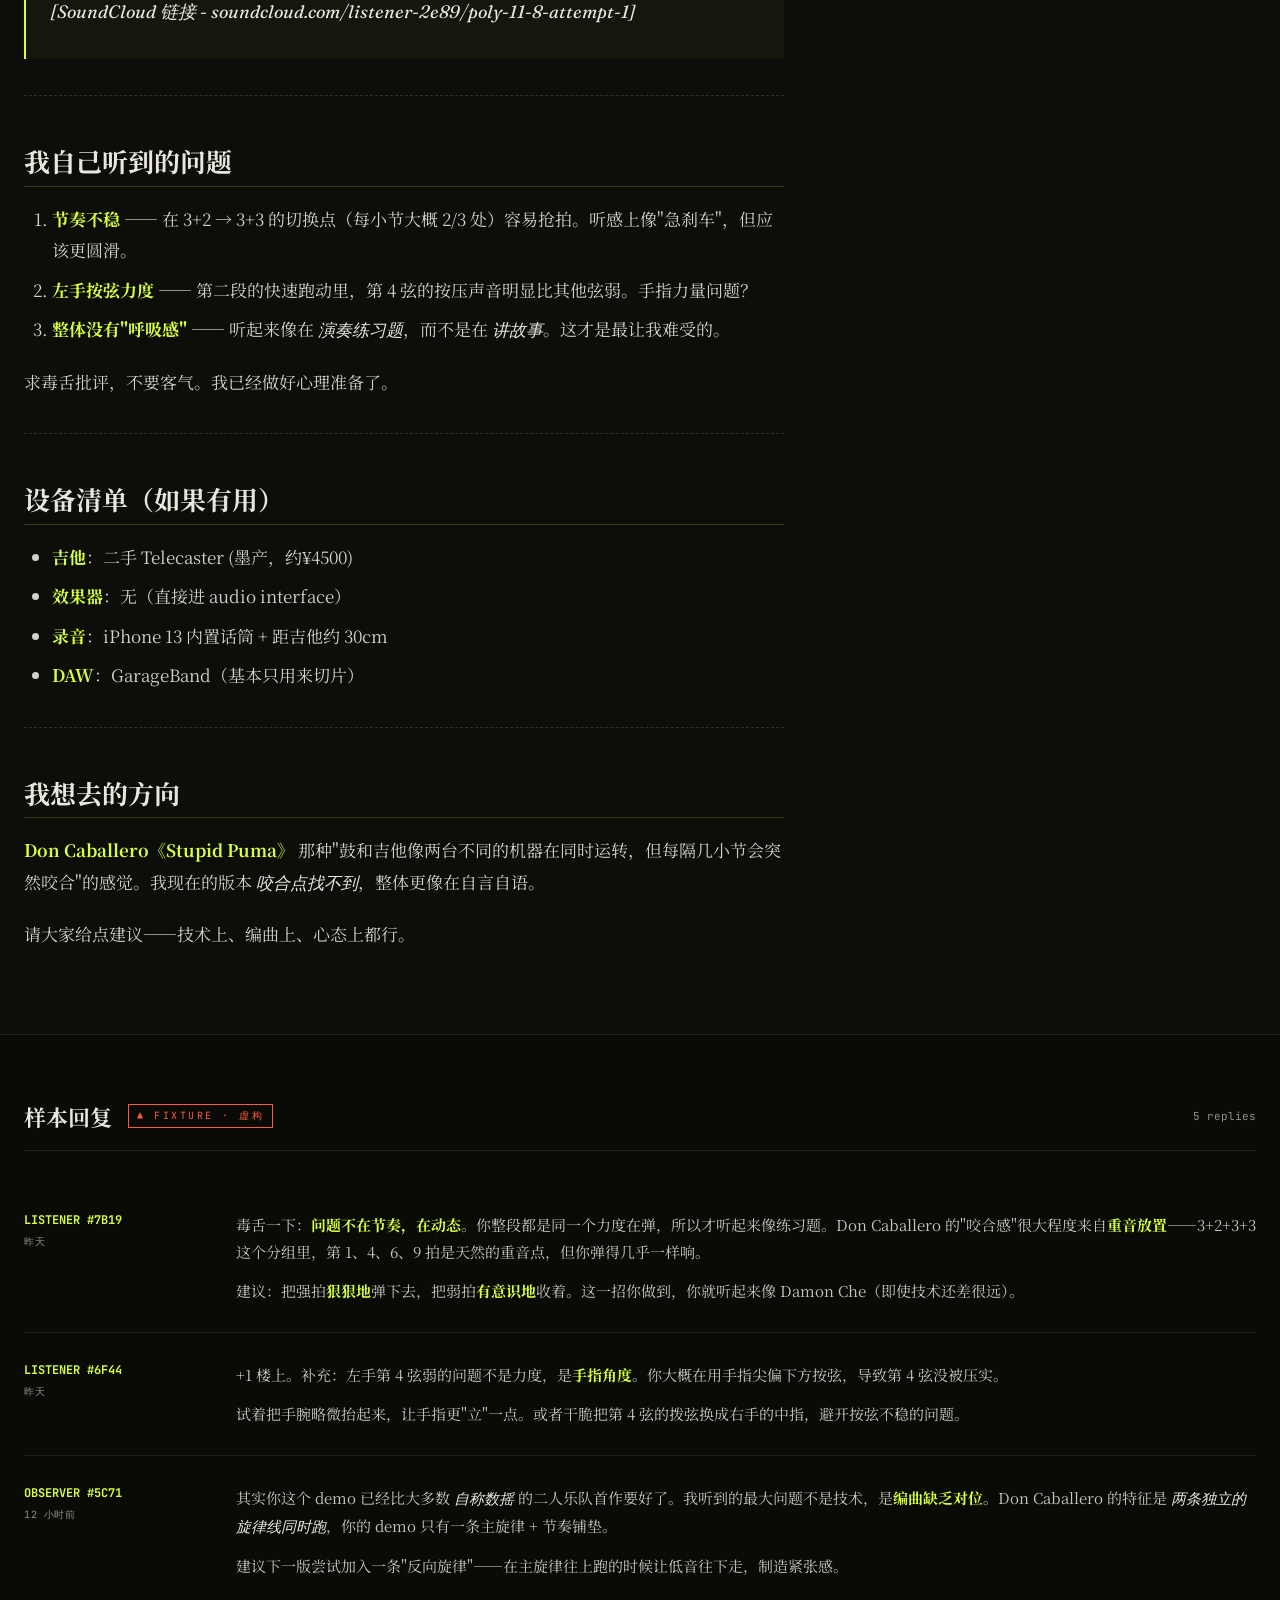
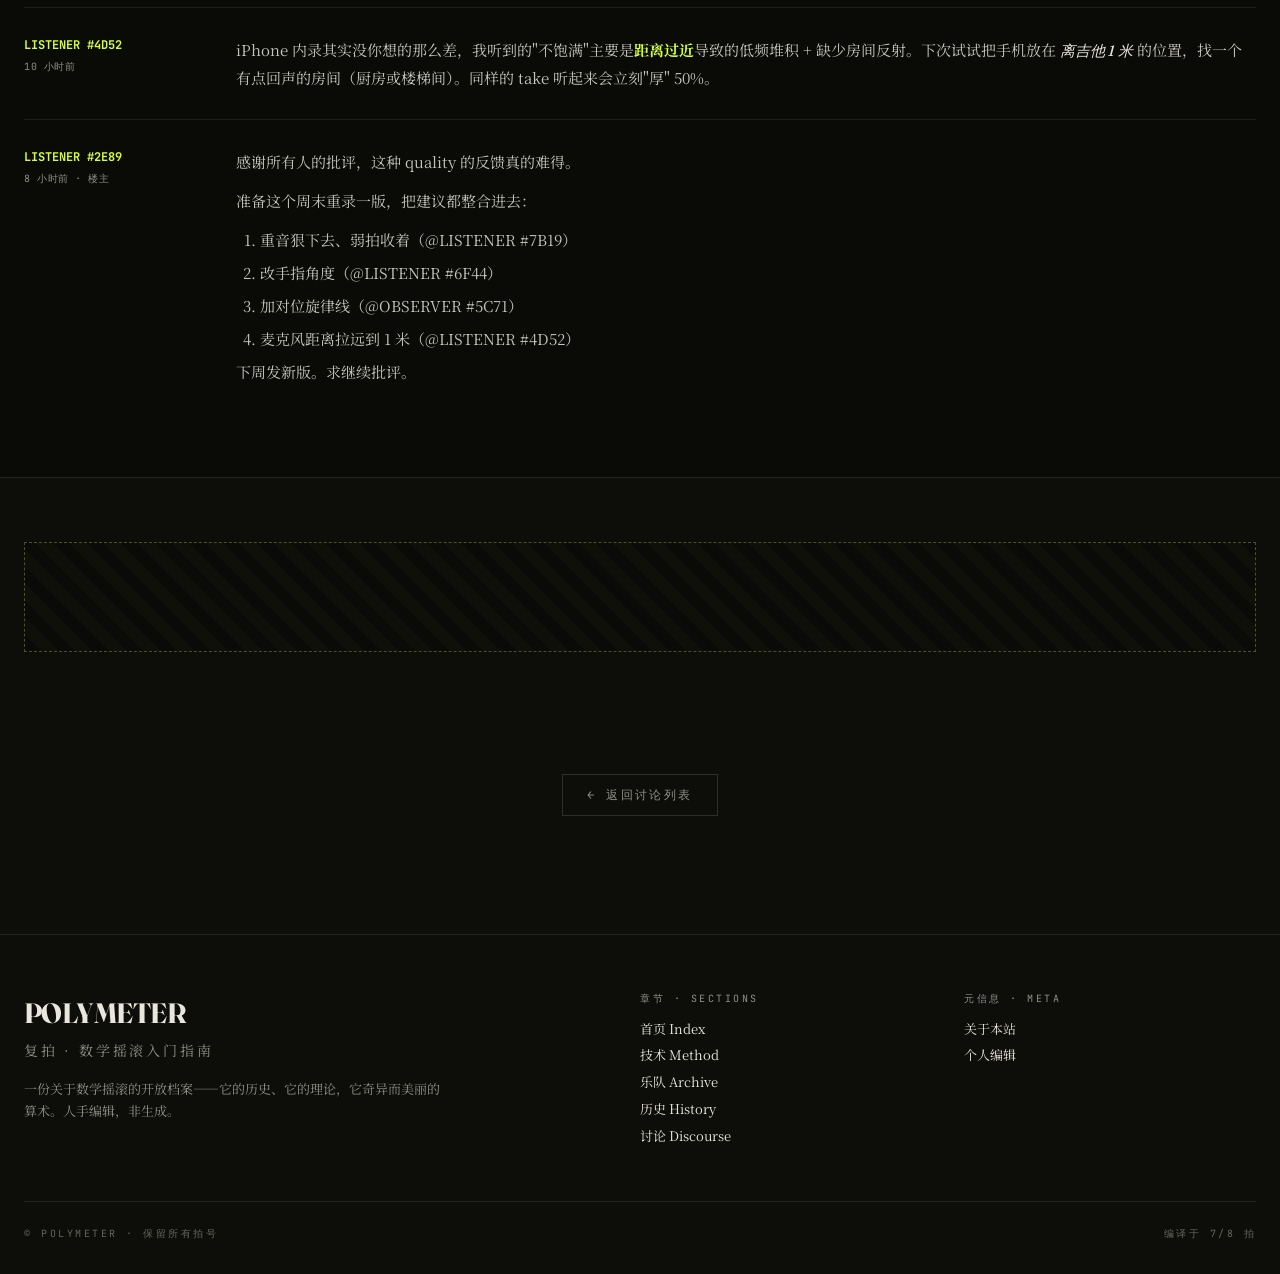
<file: discourse/11-8-practice-feedback.html>
<!DOCTYPE html>
<html lang="zh-CN">
<head>
<meta charset="UTF-8">
<meta name="viewport" content="width=device-width, initial-scale=1.0">
<title>我录了一段 11/8 拍的练习，技术不行求批评 · 复拍 POLYMETER</title>
<link rel="stylesheet" href="../shared/style.css">
<style>
  .page-hero {
    padding: 152px 0 32px;
    border-bottom: 1px solid rgba(232, 230, 221, 0.1);
  }
  .page-hero .crumbs {
    font-family: 'JetBrains Mono', monospace;
    font-size: 11px;
    letter-spacing: 0.25em;
    color: var(--paper-dim);
    margin-bottom: 32px;
  }
  .page-hero .crumbs a:hover { color: var(--acid); }

  .thread-tag-pill {
    display: inline-block;
    padding: 4px 10px;
    border: 1px solid currentColor;
    font-family: 'JetBrains Mono', monospace;
    font-size: 10px;
    letter-spacing: 0.2em;
    text-transform: uppercase;
    margin-bottom: 20px;
  }
  .thread-tag-pill.tech     { color: #d4ff3a; }
  .thread-tag-pill.rec      { color: #67e8f9; }
  .thread-tag-pill.debate   { color: #ff5b3a; }
  .thread-tag-pill.share    { color: #f0abfc; }
  .thread-tag-pill.live     { color: #fcd34d; }
  .thread-tag-pill.archive  { color: #a3e635; }

  .thread-title {
    font-family: 'Noto Serif SC', serif;
    font-weight: 900;
    font-size: clamp(2rem, 4vw, 3.2rem);
    line-height: 1.2;
    letter-spacing: -0.01em;
    margin-bottom: 24px;
    max-width: 920px;
  }

  .thread-meta-bar {
    display: flex;
    flex-wrap: wrap;
    gap: 24px;
    align-items: center;
    padding-top: 20px;
    border-top: 1px solid rgba(232, 230, 221, 0.08);
    font-family: 'JetBrains Mono', monospace;
    font-size: 11px;
    color: var(--paper-dim);
  }
  .thread-meta-bar .author { color: var(--acid); }
  .thread-meta-bar .stat .num {
    color: var(--paper);
    font-weight: 700;
  }

  /* ========== 帖子正文 ========== */
  .thread-content-section {
    padding: 64px 0;
  }
  .thread-content {
    max-width: 760px;
    font-size: 17px;
    line-height: 1.85;
    color: rgba(232, 230, 221, 0.9);
  }
  .thread-content p { margin-bottom: 20px; }
  .thread-content h2 {
    font-family: 'Noto Serif SC', serif;
    font-weight: 700;
    font-size: 26px;
    line-height: 1.3;
    margin: 48px 0 16px;
    padding-bottom: 8px;
    border-bottom: 1px solid rgba(212, 255, 58, 0.2);
    color: var(--paper);
  }
  .thread-content h3 {
    font-family: 'Noto Serif SC', serif;
    font-weight: 700;
    font-size: 20px;
    margin: 32px 0 12px;
    color: var(--acid);
  }
  .thread-content strong { color: var(--acid); font-weight: 700; }
  .thread-content em {
    font-family: 'Fraunces', serif;
    font-style: italic;
    color: var(--paper);
  }
  .thread-content a {
    color: var(--acid);
    border-bottom: 1px solid rgba(212, 255, 58, 0.4);
    transition: border-color 0.2s;
  }
  .thread-content a:hover { border-bottom-color: var(--acid); }
  .thread-content ul, .thread-content ol {
    padding-left: 28px;
    margin-bottom: 20px;
  }
  .thread-content li { margin-bottom: 8px; }
  .thread-content blockquote {
    border-left: 2px solid var(--acid);
    padding: 12px 24px;
    margin: 24px 0;
    background: rgba(212, 255, 58, 0.04);
    color: var(--paper);
    font-family: 'Fraunces', serif;
    font-style: italic;
    font-size: 18px;
    line-height: 1.7;
  }
  .thread-content code {
    font-family: 'JetBrains Mono', monospace;
    font-size: 0.9em;
    padding: 2px 6px;
    background: rgba(232, 230, 221, 0.08);
    color: var(--acid);
    border-radius: 2px;
  }
  .thread-content pre {
    background: var(--ink-2);
    border: 1px solid rgba(232, 230, 221, 0.1);
    padding: 20px 24px;
    margin: 24px 0;
    overflow-x: auto;
    border-radius: 2px;
  }
  .thread-content pre code {
    background: transparent;
    padding: 0;
    font-size: 13px;
    line-height: 1.7;
    color: rgba(232, 230, 221, 0.85);
  }
  .thread-content table {
    width: 100%;
    margin: 24px 0;
    border-collapse: collapse;
    font-family: 'JetBrains Mono', monospace;
    font-size: 13px;
  }
  .thread-content table th,
  .thread-content table td {
    padding: 10px 16px;
    text-align: left;
    border-bottom: 1px solid rgba(232, 230, 221, 0.1);
  }
  .thread-content table th {
    color: var(--acid);
    text-transform: uppercase;
    letter-spacing: 0.15em;
    font-size: 11px;
  }
  .thread-content hr {
    border: 0;
    border-top: 1px dashed rgba(232, 230, 221, 0.15);
    margin: 36px 0;
  }

  /* ========== 样本回复 ========== */
  .replies-section {
    padding: 64px 0;
    border-top: 1px solid rgba(232, 230, 221, 0.1);
    background: var(--ink-2);
  }
  .replies-header {
    display: flex;
    align-items: center;
    gap: 16px;
    margin-bottom: 32px;
    padding-bottom: 16px;
    border-bottom: 1px solid rgba(232, 230, 221, 0.1);
  }
  .replies-header h2 {
    font-family: 'Noto Serif SC', serif;
    font-weight: 700;
    font-size: 22px;
  }
  .replies-header .badge {
    font-family: 'JetBrains Mono', monospace;
    font-size: 10px;
    letter-spacing: 0.25em;
    color: var(--signal);
    padding: 3px 8px;
    border: 1px solid var(--signal);
    text-transform: uppercase;
  }
  .replies-header .count {
    margin-left: auto;
    font-family: 'JetBrains Mono', monospace;
    font-size: 11px;
    color: var(--paper-dim);
  }

  .reply-list {
    display: flex;
    flex-direction: column;
    gap: 0;
  }
  .reply-item {
    padding: 28px 0;
    border-bottom: 1px solid rgba(232, 230, 221, 0.08);
    display: grid;
    grid-template-columns: 1fr;
    gap: 16px;
  }
  @media (min-width: 768px) {
    .reply-item { grid-template-columns: 180px 1fr; gap: 32px; }
  }
  .reply-item:last-child { border-bottom: 0; }
  .reply-meta {
    font-family: 'JetBrains Mono', monospace;
  }
  .reply-meta .author {
    color: var(--acid);
    font-size: 12px;
    font-weight: 700;
    margin-bottom: 4px;
  }
  .reply-meta .time {
    font-size: 10px;
    color: var(--paper-dim);
    letter-spacing: 0.05em;
  }
  .reply-body {
    font-size: 15px;
    line-height: 1.8;
    color: rgba(232, 230, 221, 0.85);
  }
  .reply-body p { margin-bottom: 12px; }
  .reply-body p:last-child { margin-bottom: 0; }
  .reply-body strong { color: var(--acid); }
  .reply-body em { font-family: 'Fraunces', serif; font-style: italic; color: var(--paper); }
  .reply-body code {
    font-family: 'JetBrains Mono', monospace;
    font-size: 0.9em;
    padding: 1px 5px;
    background: rgba(232, 230, 221, 0.08);
    color: var(--acid);
  }
  .reply-body blockquote {
    border-left: 2px solid var(--acid);
    padding: 8px 18px;
    margin: 12px 0;
    background: rgba(212, 255, 58, 0.04);
    font-family: 'Fraunces', serif;
    font-style: italic;
  }
  .reply-body ul, .reply-body ol { padding-left: 24px; }
  .reply-body li { margin-bottom: 6px; }

  /* ========== Cusdis 占位框 ========== */
  .comments-section {
    padding: 64px 0 96px;
    border-top: 1px solid rgba(232, 230, 221, 0.1);
  }
  .comments-placeholder {
    border: 1px dashed rgba(212, 255, 58, 0.3);
    background: rgba(0, 0, 0, 0.2);
    padding: 48px 32px;
    position: relative;
  }
  .comments-placeholder::before {
    content: '';
    position: absolute;
    top: 0; left: 0; right: 0; bottom: 0;
    background: repeating-linear-gradient(
      45deg,
      transparent,
      transparent 12px,
      rgba(212, 255, 58, 0.02) 12px,
      rgba(212, 255, 58, 0.02) 24px
    );
    pointer-events: none;
  }
  .comments-placeholder .ph-label {
    font-family: 'JetBrains Mono', monospace;
    font-size: 10px;
    letter-spacing: 0.3em;
    color: var(--signal);
    margin-bottom: 12px;
  }
  .comments-placeholder h3 {
    font-family: 'Noto Serif SC', serif;
    font-weight: 700;
    font-size: 22px;
    margin-bottom: 12px;
  }
  .comments-placeholder p {
    font-size: 14px;
    line-height: 1.8;
    color: rgba(232, 230, 221, 0.7);
    max-width: 580px;
  }
  .comments-placeholder p em { font-family: 'Fraunces', serif; font-style: italic; color: var(--paper); }

  /* ========== 返回导航 ========== */
  .back-nav {
    padding: 32px 0 64px;
    text-align: center;
  }
  .back-nav a {
    font-family: 'JetBrains Mono', monospace;
    font-size: 12px;
    letter-spacing: 0.2em;
    text-transform: uppercase;
    color: var(--paper-dim);
    transition: color 0.2s;
    padding: 12px 24px;
    border: 1px solid rgba(232, 230, 221, 0.15);
  }
  .back-nav a:hover {
    color: var(--acid);
    border-color: var(--acid);
  }
</style>
</head>
<body>

<section class="page-hero grid-bg">
  <div class="container">
    <div class="crumbs">
      <a href="../index.html">首页 / Index</a> &nbsp;/&nbsp;
      <a href="../discourse.html">讨论 / Discourse</a> &nbsp;/&nbsp;
      <span style="color: var(--acid);">11-8-practice-feedback</span>
    </div>
    <span class="thread-tag-pill share">作品</span>
    <h1 class="thread-title">我录了一段 11/8 拍的练习，技术不行求批评</h1>
    <div class="thread-meta-bar">
      <span class="author">LISTENER #2E89</span>
      <span>2026-04-29 · 昨天 14:32</span>
      <span class="stat"><span class="num">      <div class="reply-item">
        <div class="reply-meta">
          <div class="author">LISTENER #7B19</div>
          <div class="time">昨天</div>
        </div>
        <div class="reply-body"><p>毒舌一下：<strong>问题不在节奏，在动态</strong>。你整段都是同一个力度在弹，所以才听起来像练习题。Don Caballero 的"咬合感"很大程度来自<strong>重音放置</strong>——3+2+3+3 这个分组里，第 1、4、6、9 拍是天然的重音点，但你弹得几乎一样响。</p>
<p>建议：把强拍<strong>狠狠地</strong>弹下去，把弱拍<strong>有意识地</strong>收着。这一招你做到，你就听起来像 Damon Che（即使技术还差很远）。</p></div>
      </div>
      <div class="reply-item">
        <div class="reply-meta">
          <div class="author">LISTENER #6F44</div>
          <div class="time">昨天</div>
        </div>
        <div class="reply-body"><p>+1 楼上。补充：左手第 4 弦弱的问题不是力度，是<strong>手指角度</strong>。你大概在用手指尖偏下方按弦，导致第 4 弦没被压实。</p>
<p>试着把手腕略微抬起来，让手指更"立"一点。或者干脆把第 4 弦的拨弦换成右手的中指，避开按弦不稳的问题。</p></div>
      </div>
      <div class="reply-item">
        <div class="reply-meta">
          <div class="author">OBSERVER #5C71</div>
          <div class="time">12 小时前</div>
        </div>
        <div class="reply-body"><p>其实你这个 demo 已经比大多数 <em>自称数摇</em> 的二人乐队首作要好了。我听到的最大问题不是技术，是<strong>编曲缺乏对位</strong>。Don Caballero 的特征是 <em>两条独立的旋律线同时跑</em>，你的 demo 只有一条主旋律 + 节奏铺垫。</p>
<p>建议下一版尝试加入一条"反向旋律"——在主旋律往上跑的时候让低音往下走，制造紧张感。</p></div>
      </div>
      <div class="reply-item">
        <div class="reply-meta">
          <div class="author">LISTENER #4D52</div>
          <div class="time">10 小时前</div>
        </div>
        <div class="reply-body"><p>iPhone 内录其实没你想的那么差，我听到的"不饱满"主要是<strong>距离过近</strong>导致的低频堆积 + 缺少房间反射。下次试试把手机放在 <em>离吉他 1 米</em> 的位置，找一个有点回声的房间（厨房或楼梯间）。同样的 take 听起来会立刻"厚" 50%。</p></div>
      </div>
      <div class="reply-item">
        <div class="reply-meta">
          <div class="author">LISTENER #2E89</div>
          <div class="time">8 小时前 · 楼主</div>
        </div>
        <div class="reply-body"><p>感谢所有人的批评，这种 quality 的反馈真的难得。</p>
<p>准备这个周末重录一版，把建议都整合进去：</p>
<ol>
<li>重音狠下去、弱拍收着（@LISTENER #7B19）</li>
<li>改手指角度（@LISTENER #6F44）</li>
<li>加对位旋律线（@OBSERVER #5C71）</li>
<li>麦克风距离拉远到 1 米（@LISTENER #4D52）</li>
</ol>
<p>下周发新版。求继续批评。</p></div>
      </div></span> 回复</span>
      <span class="stat"><span class="num">156</span> 浏览</span>
    </div>
  </div>
</section>

<section class="thread-content-section">
  <div class="container">
    <article class="thread-content">
<p>玩了两年吉他，最近开始尝试不规则拍号。这段是 <strong>11/8 拍（3+2+3+3 分组）</strong> 的练习曲，受 Don Caballero 影响很重。</p>
<p>录音环境：iPhone 直接对着箱琴录的，凑合听。</p>
<blockquote>
<p>[SoundCloud 链接 - soundcloud.com/listener-2e89/poly-11-8-attempt-1]</p>
</blockquote>
<hr />
<h2>我自己听到的问题</h2>
<ol>
<li><strong>节奏不稳</strong> —— 在 3+2 → 3+3 的切换点（每小节大概 2/3 处）容易抢拍。听感上像"急刹车"，但应该更圆滑。</li>
<li><strong>左手按弦力度</strong> —— 第二段的快速跑动里，第 4 弦的按压声音明显比其他弦弱。手指力量问题？</li>
<li><strong>整体没有"呼吸感"</strong> —— 听起来像在 <em>演奏练习题</em>，而不是在 <em>讲故事</em>。这才是最让我难受的。</li>
</ol>
<p>求毒舌批评，不要客气。我已经做好心理准备了。</p>
<hr />
<h2>设备清单（如果有用）</h2>
<ul>
<li><strong>吉他</strong>：二手 Telecaster (墨产，约¥4500)</li>
<li><strong>效果器</strong>：无（直接进 audio interface）</li>
<li><strong>录音</strong>：iPhone 13 内置话筒 + 距吉他约 30cm</li>
<li><strong>DAW</strong>：GarageBand（基本只用来切片）</li>
</ul>
<hr />
<h2>我想去的方向</h2>
<p><strong>Don Caballero《Stupid Puma》</strong> 那种"鼓和吉他像两台不同的机器在同时运转，但每隔几小节会突然咬合"的感觉。我现在的版本 <em>咬合点找不到</em>，整体更像在自言自语。</p>
<p>请大家给点建议——技术上、编曲上、心态上都行。</p>
    </article>
  </div>
</section>

<section class="replies-section">
  <div class="container">
    <div class="replies-header">
      <h2>样本回复</h2>
      <span class="badge">▲ FIXTURE · 虚构</span>
      <span class="count">5 replies</span>
    </div>
    <div class="reply-list">
      <div class="reply-item">
        <div class="reply-meta">
          <div class="author">LISTENER #7B19</div>
          <div class="time">昨天</div>
        </div>
        <div class="reply-body"><p>毒舌一下：<strong>问题不在节奏，在动态</strong>。你整段都是同一个力度在弹，所以才听起来像练习题。Don Caballero 的"咬合感"很大程度来自<strong>重音放置</strong>——3+2+3+3 这个分组里，第 1、4、6、9 拍是天然的重音点，但你弹得几乎一样响。</p>
<p>建议：把强拍<strong>狠狠地</strong>弹下去，把弱拍<strong>有意识地</strong>收着。这一招你做到，你就听起来像 Damon Che（即使技术还差很远）。</p></div>
      </div>
      <div class="reply-item">
        <div class="reply-meta">
          <div class="author">LISTENER #6F44</div>
          <div class="time">昨天</div>
        </div>
        <div class="reply-body"><p>+1 楼上。补充：左手第 4 弦弱的问题不是力度，是<strong>手指角度</strong>。你大概在用手指尖偏下方按弦，导致第 4 弦没被压实。</p>
<p>试着把手腕略微抬起来，让手指更"立"一点。或者干脆把第 4 弦的拨弦换成右手的中指，避开按弦不稳的问题。</p></div>
      </div>
      <div class="reply-item">
        <div class="reply-meta">
          <div class="author">OBSERVER #5C71</div>
          <div class="time">12 小时前</div>
        </div>
        <div class="reply-body"><p>其实你这个 demo 已经比大多数 <em>自称数摇</em> 的二人乐队首作要好了。我听到的最大问题不是技术，是<strong>编曲缺乏对位</strong>。Don Caballero 的特征是 <em>两条独立的旋律线同时跑</em>，你的 demo 只有一条主旋律 + 节奏铺垫。</p>
<p>建议下一版尝试加入一条"反向旋律"——在主旋律往上跑的时候让低音往下走，制造紧张感。</p></div>
      </div>
      <div class="reply-item">
        <div class="reply-meta">
          <div class="author">LISTENER #4D52</div>
          <div class="time">10 小时前</div>
        </div>
        <div class="reply-body"><p>iPhone 内录其实没你想的那么差，我听到的"不饱满"主要是<strong>距离过近</strong>导致的低频堆积 + 缺少房间反射。下次试试把手机放在 <em>离吉他 1 米</em> 的位置，找一个有点回声的房间（厨房或楼梯间）。同样的 take 听起来会立刻"厚" 50%。</p></div>
      </div>
      <div class="reply-item">
        <div class="reply-meta">
          <div class="author">LISTENER #2E89</div>
          <div class="time">8 小时前 · 楼主</div>
        </div>
        <div class="reply-body"><p>感谢所有人的批评，这种 quality 的反馈真的难得。</p>
<p>准备这个周末重录一版，把建议都整合进去：</p>
<ol>
<li>重音狠下去、弱拍收着（@LISTENER #7B19）</li>
<li>改手指角度（@LISTENER #6F44）</li>
<li>加对位旋律线（@OBSERVER #5C71）</li>
<li>麦克风距离拉远到 1 米（@LISTENER #4D52）</li>
</ol>
<p>下周发新版。求继续批评。</p></div>
      </div>
    </div>
  </div>
</section>

<section class="comments-section">
  <div class="container">
    <div class="comments-placeholder">
      <div class="ph-label">

      <!--
        ====================================================================
        FUTURE INTEGRATION · 未来部署 Cusdis 时的接入指南
        ====================================================================

        步骤 1: fork https://github.com/djyde/cusdis 部署到 Vercel
        步骤 2: 配置 Vercel Postgres 数据库
        步骤 3: 拿到你的 host URL 和 app_id
        步骤 4: 把下面这段代码取消注释、替换占位符即可

        <div id="cusdis_thread"
             data-host="https://你的cusdis域名.vercel.app"
             data-app-id="你的-app-id-uuid"
             data-page-id="thread-006"
             data-page-url="https://你的网站域名/discourse/11-8-practice-feedback.html"
             data-page-title="我录了一段 11/8 拍的练习，技术不行求批评">
        </div>
        <script async defer src="https://你的cusdis域名.vercel.app/js/cusdis.es.js"></script>

        ====================================================================
      -->
    </div>
  </div>
</section>

<section class="back-nav">
  <div class="container">
    <a href="../discourse.html">← 返回讨论列表</a>
  </div>
</section>

<script src="../shared/core.js"></script>
<script>
  initPage('discourse.html');
</script>

</body>
</html>
</file>
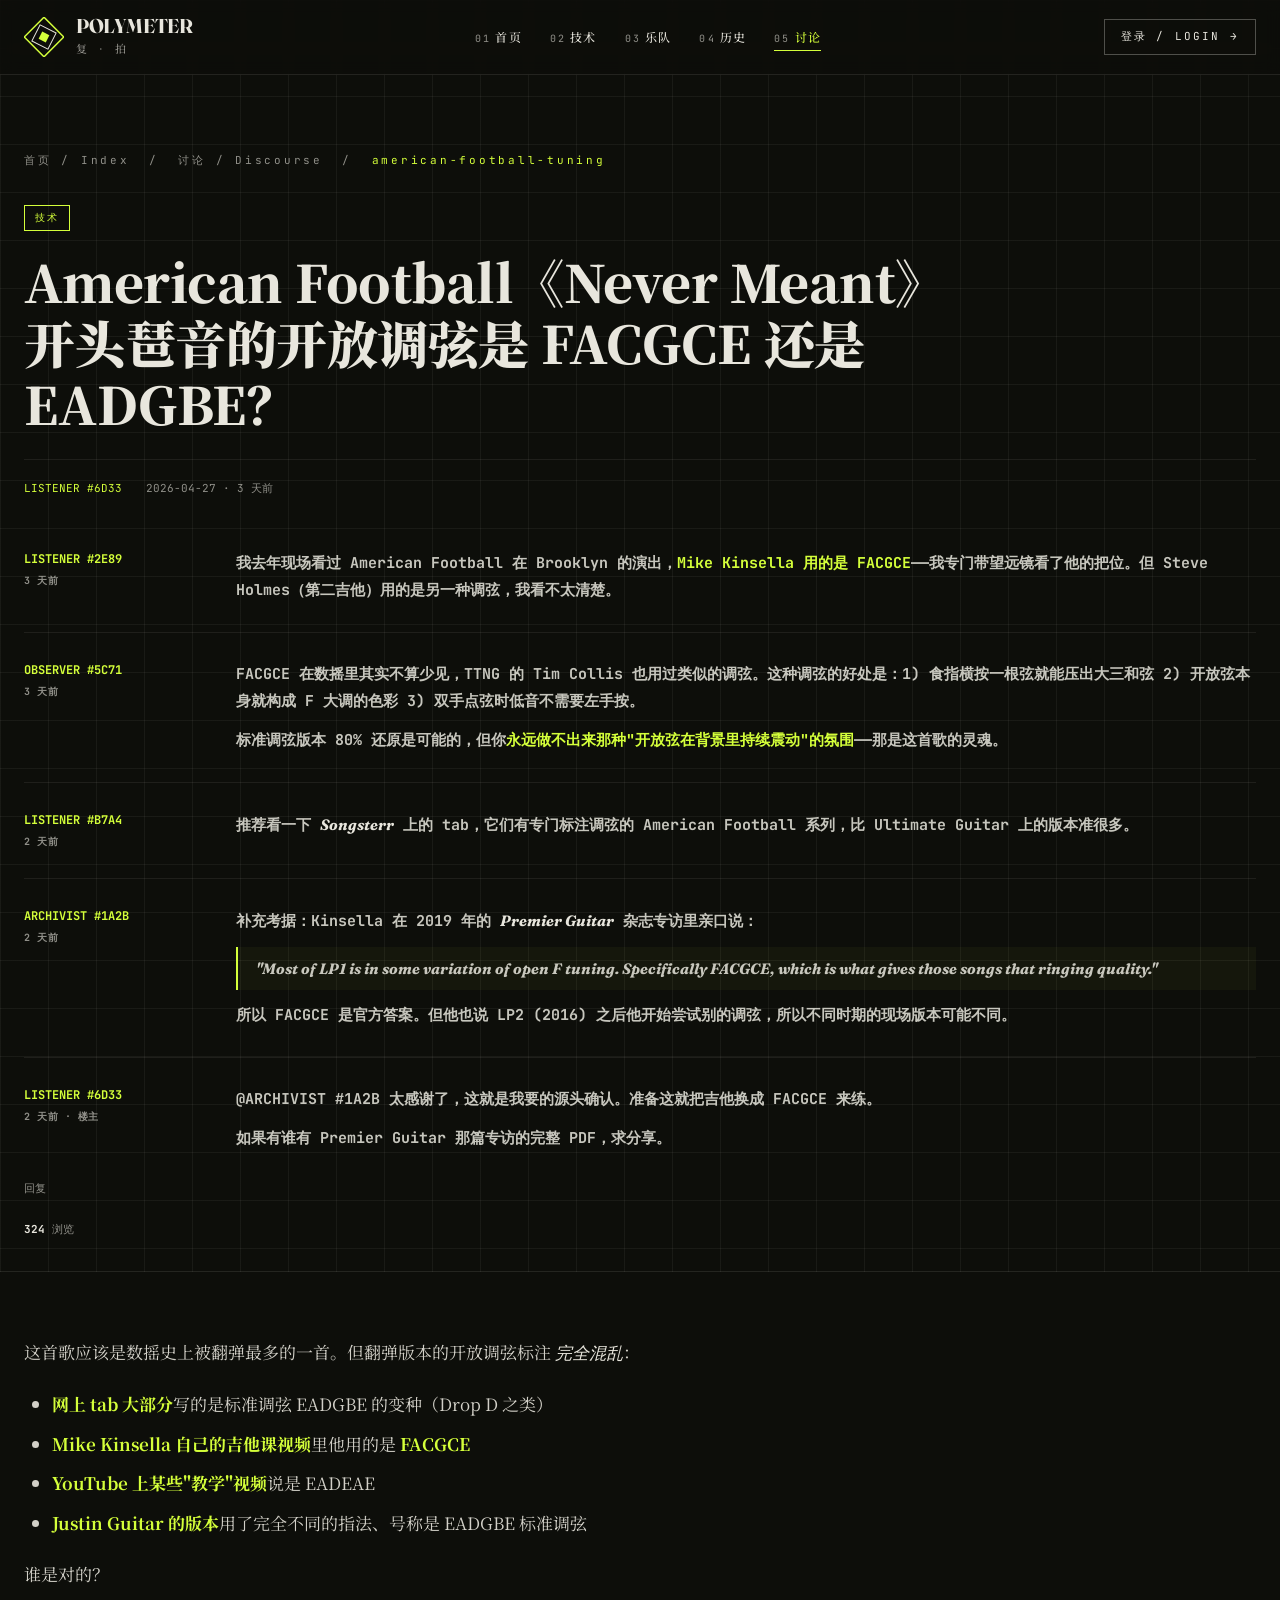
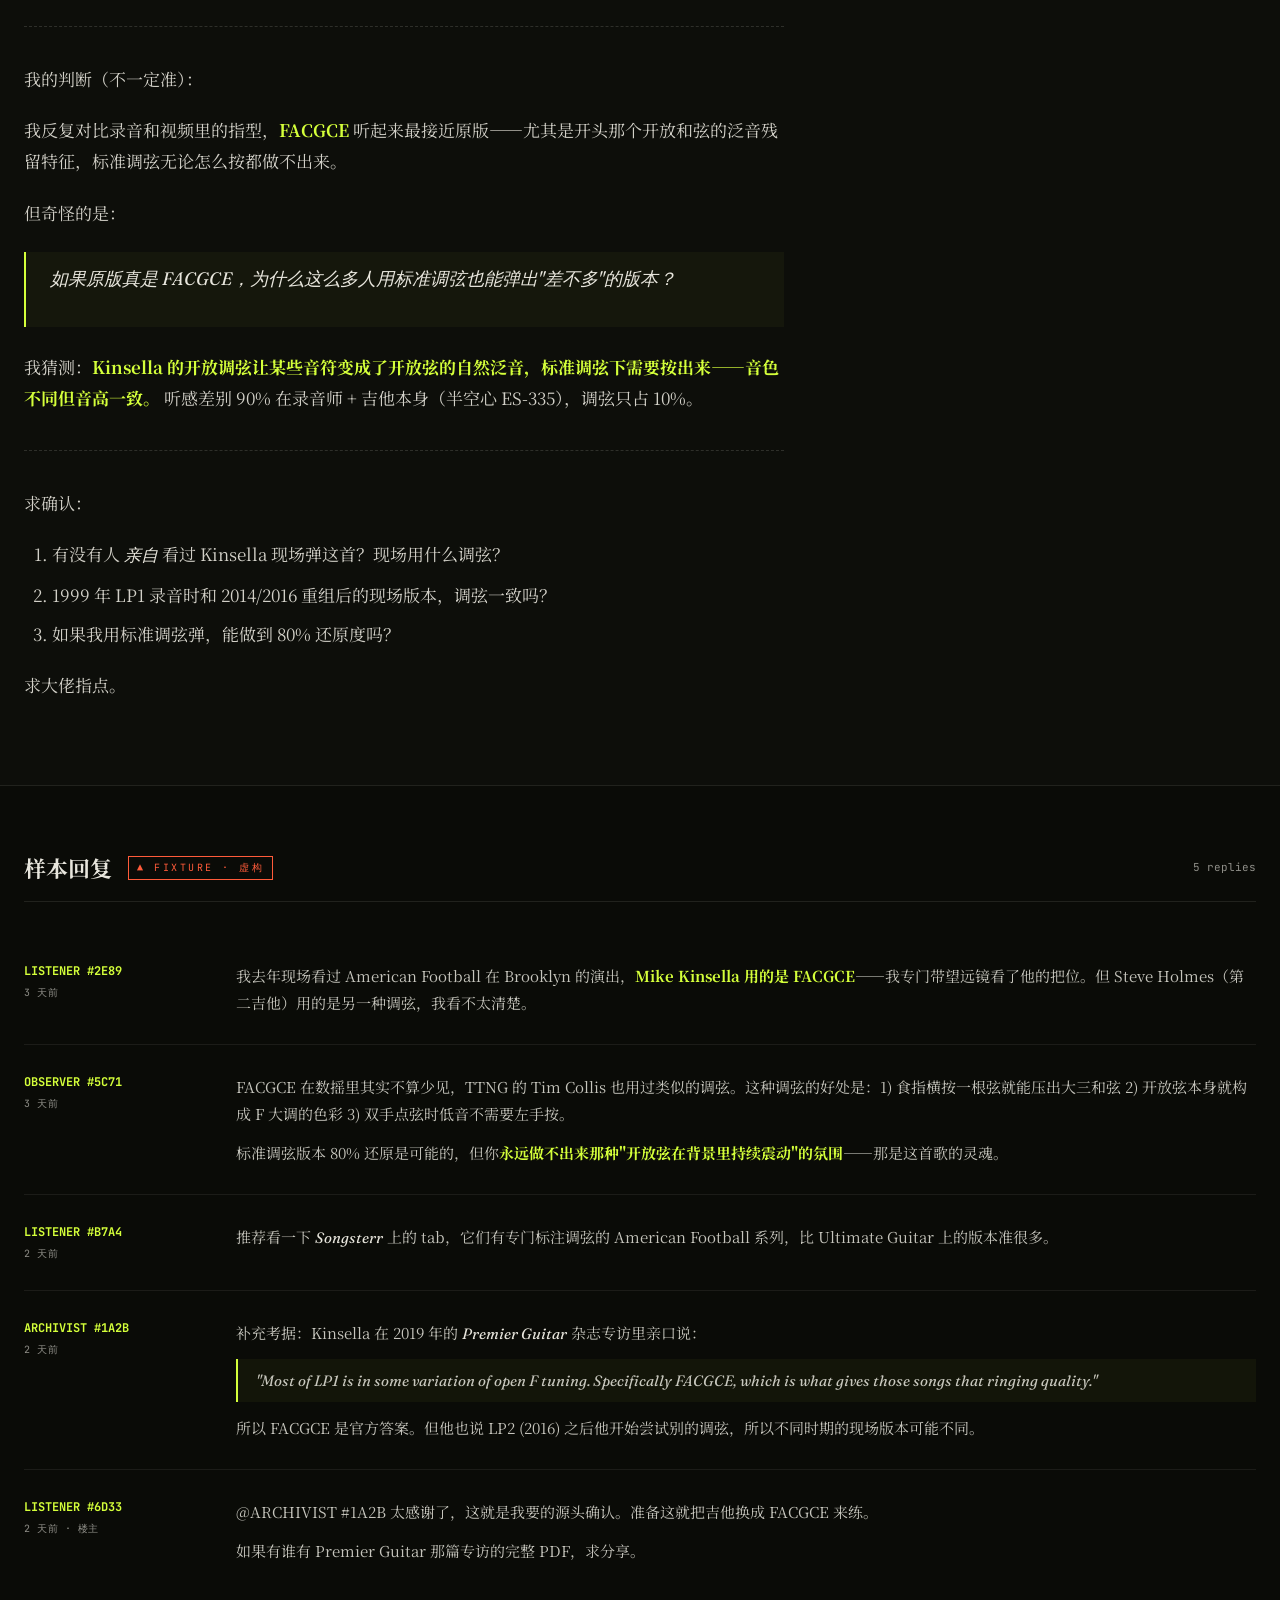
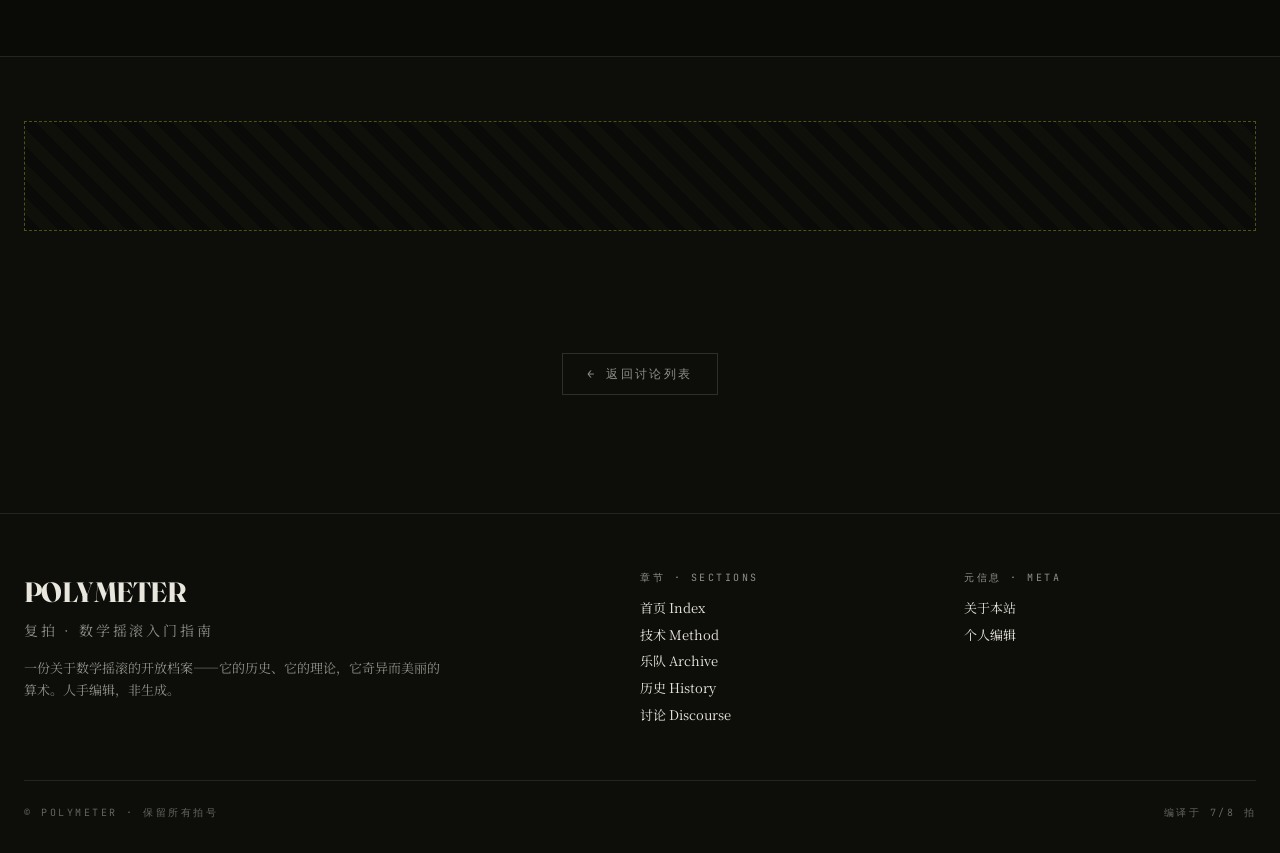
<file: discourse/american-football-tuning.html>
<!DOCTYPE html>
<html lang="zh-CN">
<head>
<meta charset="UTF-8">
<meta name="viewport" content="width=device-width, initial-scale=1.0">
<title>American Football《Never Meant》开头琶音的开放调弦是 FACGCE 还是 EADGBE？ · 复拍 POLYMETER</title>
<link rel="stylesheet" href="../shared/style.css">
<style>
  .page-hero {
    padding: 152px 0 32px;
    border-bottom: 1px solid rgba(232, 230, 221, 0.1);
  }
  .page-hero .crumbs {
    font-family: 'JetBrains Mono', monospace;
    font-size: 11px;
    letter-spacing: 0.25em;
    color: var(--paper-dim);
    margin-bottom: 32px;
  }
  .page-hero .crumbs a:hover { color: var(--acid); }

  .thread-tag-pill {
    display: inline-block;
    padding: 4px 10px;
    border: 1px solid currentColor;
    font-family: 'JetBrains Mono', monospace;
    font-size: 10px;
    letter-spacing: 0.2em;
    text-transform: uppercase;
    margin-bottom: 20px;
  }
  .thread-tag-pill.tech     { color: #d4ff3a; }
  .thread-tag-pill.rec      { color: #67e8f9; }
  .thread-tag-pill.debate   { color: #ff5b3a; }
  .thread-tag-pill.share    { color: #f0abfc; }
  .thread-tag-pill.live     { color: #fcd34d; }
  .thread-tag-pill.archive  { color: #a3e635; }

  .thread-title {
    font-family: 'Noto Serif SC', serif;
    font-weight: 900;
    font-size: clamp(2rem, 4vw, 3.2rem);
    line-height: 1.2;
    letter-spacing: -0.01em;
    margin-bottom: 24px;
    max-width: 920px;
  }

  .thread-meta-bar {
    display: flex;
    flex-wrap: wrap;
    gap: 24px;
    align-items: center;
    padding-top: 20px;
    border-top: 1px solid rgba(232, 230, 221, 0.08);
    font-family: 'JetBrains Mono', monospace;
    font-size: 11px;
    color: var(--paper-dim);
  }
  .thread-meta-bar .author { color: var(--acid); }
  .thread-meta-bar .stat .num {
    color: var(--paper);
    font-weight: 700;
  }

  /* ========== 帖子正文 ========== */
  .thread-content-section {
    padding: 64px 0;
  }
  .thread-content {
    max-width: 760px;
    font-size: 17px;
    line-height: 1.85;
    color: rgba(232, 230, 221, 0.9);
  }
  .thread-content p { margin-bottom: 20px; }
  .thread-content h2 {
    font-family: 'Noto Serif SC', serif;
    font-weight: 700;
    font-size: 26px;
    line-height: 1.3;
    margin: 48px 0 16px;
    padding-bottom: 8px;
    border-bottom: 1px solid rgba(212, 255, 58, 0.2);
    color: var(--paper);
  }
  .thread-content h3 {
    font-family: 'Noto Serif SC', serif;
    font-weight: 700;
    font-size: 20px;
    margin: 32px 0 12px;
    color: var(--acid);
  }
  .thread-content strong { color: var(--acid); font-weight: 700; }
  .thread-content em {
    font-family: 'Fraunces', serif;
    font-style: italic;
    color: var(--paper);
  }
  .thread-content a {
    color: var(--acid);
    border-bottom: 1px solid rgba(212, 255, 58, 0.4);
    transition: border-color 0.2s;
  }
  .thread-content a:hover { border-bottom-color: var(--acid); }
  .thread-content ul, .thread-content ol {
    padding-left: 28px;
    margin-bottom: 20px;
  }
  .thread-content li { margin-bottom: 8px; }
  .thread-content blockquote {
    border-left: 2px solid var(--acid);
    padding: 12px 24px;
    margin: 24px 0;
    background: rgba(212, 255, 58, 0.04);
    color: var(--paper);
    font-family: 'Fraunces', serif;
    font-style: italic;
    font-size: 18px;
    line-height: 1.7;
  }
  .thread-content code {
    font-family: 'JetBrains Mono', monospace;
    font-size: 0.9em;
    padding: 2px 6px;
    background: rgba(232, 230, 221, 0.08);
    color: var(--acid);
    border-radius: 2px;
  }
  .thread-content pre {
    background: var(--ink-2);
    border: 1px solid rgba(232, 230, 221, 0.1);
    padding: 20px 24px;
    margin: 24px 0;
    overflow-x: auto;
    border-radius: 2px;
  }
  .thread-content pre code {
    background: transparent;
    padding: 0;
    font-size: 13px;
    line-height: 1.7;
    color: rgba(232, 230, 221, 0.85);
  }
  .thread-content table {
    width: 100%;
    margin: 24px 0;
    border-collapse: collapse;
    font-family: 'JetBrains Mono', monospace;
    font-size: 13px;
  }
  .thread-content table th,
  .thread-content table td {
    padding: 10px 16px;
    text-align: left;
    border-bottom: 1px solid rgba(232, 230, 221, 0.1);
  }
  .thread-content table th {
    color: var(--acid);
    text-transform: uppercase;
    letter-spacing: 0.15em;
    font-size: 11px;
  }
  .thread-content hr {
    border: 0;
    border-top: 1px dashed rgba(232, 230, 221, 0.15);
    margin: 36px 0;
  }

  /* ========== 样本回复 ========== */
  .replies-section {
    padding: 64px 0;
    border-top: 1px solid rgba(232, 230, 221, 0.1);
    background: var(--ink-2);
  }
  .replies-header {
    display: flex;
    align-items: center;
    gap: 16px;
    margin-bottom: 32px;
    padding-bottom: 16px;
    border-bottom: 1px solid rgba(232, 230, 221, 0.1);
  }
  .replies-header h2 {
    font-family: 'Noto Serif SC', serif;
    font-weight: 700;
    font-size: 22px;
  }
  .replies-header .badge {
    font-family: 'JetBrains Mono', monospace;
    font-size: 10px;
    letter-spacing: 0.25em;
    color: var(--signal);
    padding: 3px 8px;
    border: 1px solid var(--signal);
    text-transform: uppercase;
  }
  .replies-header .count {
    margin-left: auto;
    font-family: 'JetBrains Mono', monospace;
    font-size: 11px;
    color: var(--paper-dim);
  }

  .reply-list {
    display: flex;
    flex-direction: column;
    gap: 0;
  }
  .reply-item {
    padding: 28px 0;
    border-bottom: 1px solid rgba(232, 230, 221, 0.08);
    display: grid;
    grid-template-columns: 1fr;
    gap: 16px;
  }
  @media (min-width: 768px) {
    .reply-item { grid-template-columns: 180px 1fr; gap: 32px; }
  }
  .reply-item:last-child { border-bottom: 0; }
  .reply-meta {
    font-family: 'JetBrains Mono', monospace;
  }
  .reply-meta .author {
    color: var(--acid);
    font-size: 12px;
    font-weight: 700;
    margin-bottom: 4px;
  }
  .reply-meta .time {
    font-size: 10px;
    color: var(--paper-dim);
    letter-spacing: 0.05em;
  }
  .reply-body {
    font-size: 15px;
    line-height: 1.8;
    color: rgba(232, 230, 221, 0.85);
  }
  .reply-body p { margin-bottom: 12px; }
  .reply-body p:last-child { margin-bottom: 0; }
  .reply-body strong { color: var(--acid); }
  .reply-body em { font-family: 'Fraunces', serif; font-style: italic; color: var(--paper); }
  .reply-body code {
    font-family: 'JetBrains Mono', monospace;
    font-size: 0.9em;
    padding: 1px 5px;
    background: rgba(232, 230, 221, 0.08);
    color: var(--acid);
  }
  .reply-body blockquote {
    border-left: 2px solid var(--acid);
    padding: 8px 18px;
    margin: 12px 0;
    background: rgba(212, 255, 58, 0.04);
    font-family: 'Fraunces', serif;
    font-style: italic;
  }
  .reply-body ul, .reply-body ol { padding-left: 24px; }
  .reply-body li { margin-bottom: 6px; }

  /* ========== Cusdis 占位框 ========== */
  .comments-section {
    padding: 64px 0 96px;
    border-top: 1px solid rgba(232, 230, 221, 0.1);
  }
  .comments-placeholder {
    border: 1px dashed rgba(212, 255, 58, 0.3);
    background: rgba(0, 0, 0, 0.2);
    padding: 48px 32px;
    position: relative;
  }
  .comments-placeholder::before {
    content: '';
    position: absolute;
    top: 0; left: 0; right: 0; bottom: 0;
    background: repeating-linear-gradient(
      45deg,
      transparent,
      transparent 12px,
      rgba(212, 255, 58, 0.02) 12px,
      rgba(212, 255, 58, 0.02) 24px
    );
    pointer-events: none;
  }
  .comments-placeholder .ph-label {
    font-family: 'JetBrains Mono', monospace;
    font-size: 10px;
    letter-spacing: 0.3em;
    color: var(--signal);
    margin-bottom: 12px;
  }
  .comments-placeholder h3 {
    font-family: 'Noto Serif SC', serif;
    font-weight: 700;
    font-size: 22px;
    margin-bottom: 12px;
  }
  .comments-placeholder p {
    font-size: 14px;
    line-height: 1.8;
    color: rgba(232, 230, 221, 0.7);
    max-width: 580px;
  }
  .comments-placeholder p em { font-family: 'Fraunces', serif; font-style: italic; color: var(--paper); }

  /* ========== 返回导航 ========== */
  .back-nav {
    padding: 32px 0 64px;
    text-align: center;
  }
  .back-nav a {
    font-family: 'JetBrains Mono', monospace;
    font-size: 12px;
    letter-spacing: 0.2em;
    text-transform: uppercase;
    color: var(--paper-dim);
    transition: color 0.2s;
    padding: 12px 24px;
    border: 1px solid rgba(232, 230, 221, 0.15);
  }
  .back-nav a:hover {
    color: var(--acid);
    border-color: var(--acid);
  }
</style>
</head>
<body>

<section class="page-hero grid-bg">
  <div class="container">
    <div class="crumbs">
      <a href="../index.html">首页 / Index</a> &nbsp;/&nbsp;
      <a href="../discourse.html">讨论 / Discourse</a> &nbsp;/&nbsp;
      <span style="color: var(--acid);">american-football-tuning</span>
    </div>
    <span class="thread-tag-pill tech">技术</span>
    <h1 class="thread-title">American Football《Never Meant》开头琶音的开放调弦是 FACGCE 还是 EADGBE？</h1>
    <div class="thread-meta-bar">
      <span class="author">LISTENER #6D33</span>
      <span>2026-04-27 · 3 天前</span>
      <span class="stat"><span class="num">      <div class="reply-item">
        <div class="reply-meta">
          <div class="author">LISTENER #2E89</div>
          <div class="time">3 天前</div>
        </div>
        <div class="reply-body"><p>我去年现场看过 American Football 在 Brooklyn 的演出，<strong>Mike Kinsella 用的是 FACGCE</strong>——我专门带望远镜看了他的把位。但 Steve Holmes（第二吉他）用的是另一种调弦，我看不太清楚。</p></div>
      </div>
      <div class="reply-item">
        <div class="reply-meta">
          <div class="author">OBSERVER #5C71</div>
          <div class="time">3 天前</div>
        </div>
        <div class="reply-body"><p>FACGCE 在数摇里其实不算少见，TTNG 的 Tim Collis 也用过类似的调弦。这种调弦的好处是：1) 食指横按一根弦就能压出大三和弦 2) 开放弦本身就构成 F 大调的色彩 3) 双手点弦时低音不需要左手按。</p>
<p>标准调弦版本 80% 还原是可能的，但你<strong>永远做不出来那种"开放弦在背景里持续震动"的氛围</strong>——那是这首歌的灵魂。</p></div>
      </div>
      <div class="reply-item">
        <div class="reply-meta">
          <div class="author">LISTENER #B7A4</div>
          <div class="time">2 天前</div>
        </div>
        <div class="reply-body"><p>推荐看一下 <em>Songsterr</em> 上的 tab，它们有专门标注调弦的 American Football 系列，比 Ultimate Guitar 上的版本准很多。</p></div>
      </div>
      <div class="reply-item">
        <div class="reply-meta">
          <div class="author">ARCHIVIST #1A2B</div>
          <div class="time">2 天前</div>
        </div>
        <div class="reply-body"><p>补充考据：Kinsella 在 2019 年的 <em>Premier Guitar</em> 杂志专访里亲口说：</p>
<blockquote>
<p>"Most of LP1 is in some variation of open F tuning. Specifically FACGCE, which is what gives those songs that ringing quality."</p>
</blockquote>
<p>所以 FACGCE 是官方答案。但他也说 LP2 (2016) 之后他开始尝试别的调弦，所以不同时期的现场版本可能不同。</p></div>
      </div>
      <div class="reply-item">
        <div class="reply-meta">
          <div class="author">LISTENER #6D33</div>
          <div class="time">2 天前 · 楼主</div>
        </div>
        <div class="reply-body"><p>@ARCHIVIST #1A2B 太感谢了，这就是我要的源头确认。准备这就把吉他换成 FACGCE 来练。</p>
<p>如果有谁有 Premier Guitar 那篇专访的完整 PDF，求分享。</p></div>
      </div></span> 回复</span>
      <span class="stat"><span class="num">324</span> 浏览</span>
    </div>
  </div>
</section>

<section class="thread-content-section">
  <div class="container">
    <article class="thread-content">
<p>这首歌应该是数摇史上被翻弹最多的一首。但翻弹版本的开放调弦标注 <em>完全混乱</em>：</p>
<ul>
<li><strong>网上 tab 大部分</strong>写的是标准调弦 EADGBE 的变种（Drop D 之类）</li>
<li><strong>Mike Kinsella 自己的吉他课视频</strong>里他用的是 <strong>FACGCE</strong></li>
<li><strong>YouTube 上某些"教学"视频</strong>说是 EADEAE</li>
<li><strong>Justin Guitar 的版本</strong>用了完全不同的指法、号称是 EADGBE 标准调弦</li>
</ul>
<p>谁是对的？</p>
<hr />
<p>我的判断（不一定准）：</p>
<p>我反复对比录音和视频里的指型，<strong>FACGCE</strong> 听起来最接近原版——尤其是开头那个开放和弦的泛音残留特征，标准调弦无论怎么按都做不出来。</p>
<p>但奇怪的是：</p>
<blockquote>
<p>如果原版真是 FACGCE，为什么这么多人用标准调弦也能弹出"差不多"的版本？</p>
</blockquote>
<p>我猜测：<strong>Kinsella 的开放调弦让某些音符变成了开放弦的自然泛音，标准调弦下需要按出来——音色不同但音高一致。</strong> 听感差别 90% 在录音师 + 吉他本身（半空心 ES-335），调弦只占 10%。</p>
<hr />
<p>求确认：</p>
<ol>
<li>有没有人 <em>亲自</em> 看过 Kinsella 现场弹这首？现场用什么调弦？</li>
<li>1999 年 LP1 录音时和 2014/2016 重组后的现场版本，调弦一致吗？</li>
<li>如果我用标准调弦弹，能做到 80% 还原度吗？</li>
</ol>
<p>求大佬指点。</p>
    </article>
  </div>
</section>

<section class="replies-section">
  <div class="container">
    <div class="replies-header">
      <h2>样本回复</h2>
      <span class="badge">▲ FIXTURE · 虚构</span>
      <span class="count">5 replies</span>
    </div>
    <div class="reply-list">
      <div class="reply-item">
        <div class="reply-meta">
          <div class="author">LISTENER #2E89</div>
          <div class="time">3 天前</div>
        </div>
        <div class="reply-body"><p>我去年现场看过 American Football 在 Brooklyn 的演出，<strong>Mike Kinsella 用的是 FACGCE</strong>——我专门带望远镜看了他的把位。但 Steve Holmes（第二吉他）用的是另一种调弦，我看不太清楚。</p></div>
      </div>
      <div class="reply-item">
        <div class="reply-meta">
          <div class="author">OBSERVER #5C71</div>
          <div class="time">3 天前</div>
        </div>
        <div class="reply-body"><p>FACGCE 在数摇里其实不算少见，TTNG 的 Tim Collis 也用过类似的调弦。这种调弦的好处是：1) 食指横按一根弦就能压出大三和弦 2) 开放弦本身就构成 F 大调的色彩 3) 双手点弦时低音不需要左手按。</p>
<p>标准调弦版本 80% 还原是可能的，但你<strong>永远做不出来那种"开放弦在背景里持续震动"的氛围</strong>——那是这首歌的灵魂。</p></div>
      </div>
      <div class="reply-item">
        <div class="reply-meta">
          <div class="author">LISTENER #B7A4</div>
          <div class="time">2 天前</div>
        </div>
        <div class="reply-body"><p>推荐看一下 <em>Songsterr</em> 上的 tab，它们有专门标注调弦的 American Football 系列，比 Ultimate Guitar 上的版本准很多。</p></div>
      </div>
      <div class="reply-item">
        <div class="reply-meta">
          <div class="author">ARCHIVIST #1A2B</div>
          <div class="time">2 天前</div>
        </div>
        <div class="reply-body"><p>补充考据：Kinsella 在 2019 年的 <em>Premier Guitar</em> 杂志专访里亲口说：</p>
<blockquote>
<p>"Most of LP1 is in some variation of open F tuning. Specifically FACGCE, which is what gives those songs that ringing quality."</p>
</blockquote>
<p>所以 FACGCE 是官方答案。但他也说 LP2 (2016) 之后他开始尝试别的调弦，所以不同时期的现场版本可能不同。</p></div>
      </div>
      <div class="reply-item">
        <div class="reply-meta">
          <div class="author">LISTENER #6D33</div>
          <div class="time">2 天前 · 楼主</div>
        </div>
        <div class="reply-body"><p>@ARCHIVIST #1A2B 太感谢了，这就是我要的源头确认。准备这就把吉他换成 FACGCE 来练。</p>
<p>如果有谁有 Premier Guitar 那篇专访的完整 PDF，求分享。</p></div>
      </div>
    </div>
  </div>
</section>

<section class="comments-section">
  <div class="container">
    <div class="comments-placeholder">
      <div class="ph-label">
      </p>

      <!--
        ====================================================================
        FUTURE INTEGRATION · 未来部署 Cusdis 时的接入指南
        ====================================================================

        步骤 1: fork https://github.com/djyde/cusdis 部署到 Vercel
        步骤 2: 配置 Vercel Postgres 数据库
        步骤 3: 拿到你的 host URL 和 app_id
        步骤 4: 把下面这段代码取消注释、替换占位符即可

        <div id="cusdis_thread"
             data-host="https://你的cusdis域名.vercel.app"
             data-app-id="你的-app-id-uuid"
             data-page-id="thread-002"
             data-page-url="https://你的网站域名/discourse/american-football-tuning.html"
             data-page-title="American Football《Never Meant》开头琶音的开放调弦是 FACGCE 还是 EADGBE？">
        </div>
        <script async defer src="https://你的cusdis域名.vercel.app/js/cusdis.es.js"></script>

        ====================================================================
      -->
    </div>
  </div>
</section>

<section class="back-nav">
  <div class="container">
    <a href="../discourse.html">← 返回讨论列表</a>
  </div>
</section>

<script src="../shared/core.js"></script>
<script>
  initPage('discourse.html');
</script>

</body>
</html>
</file>
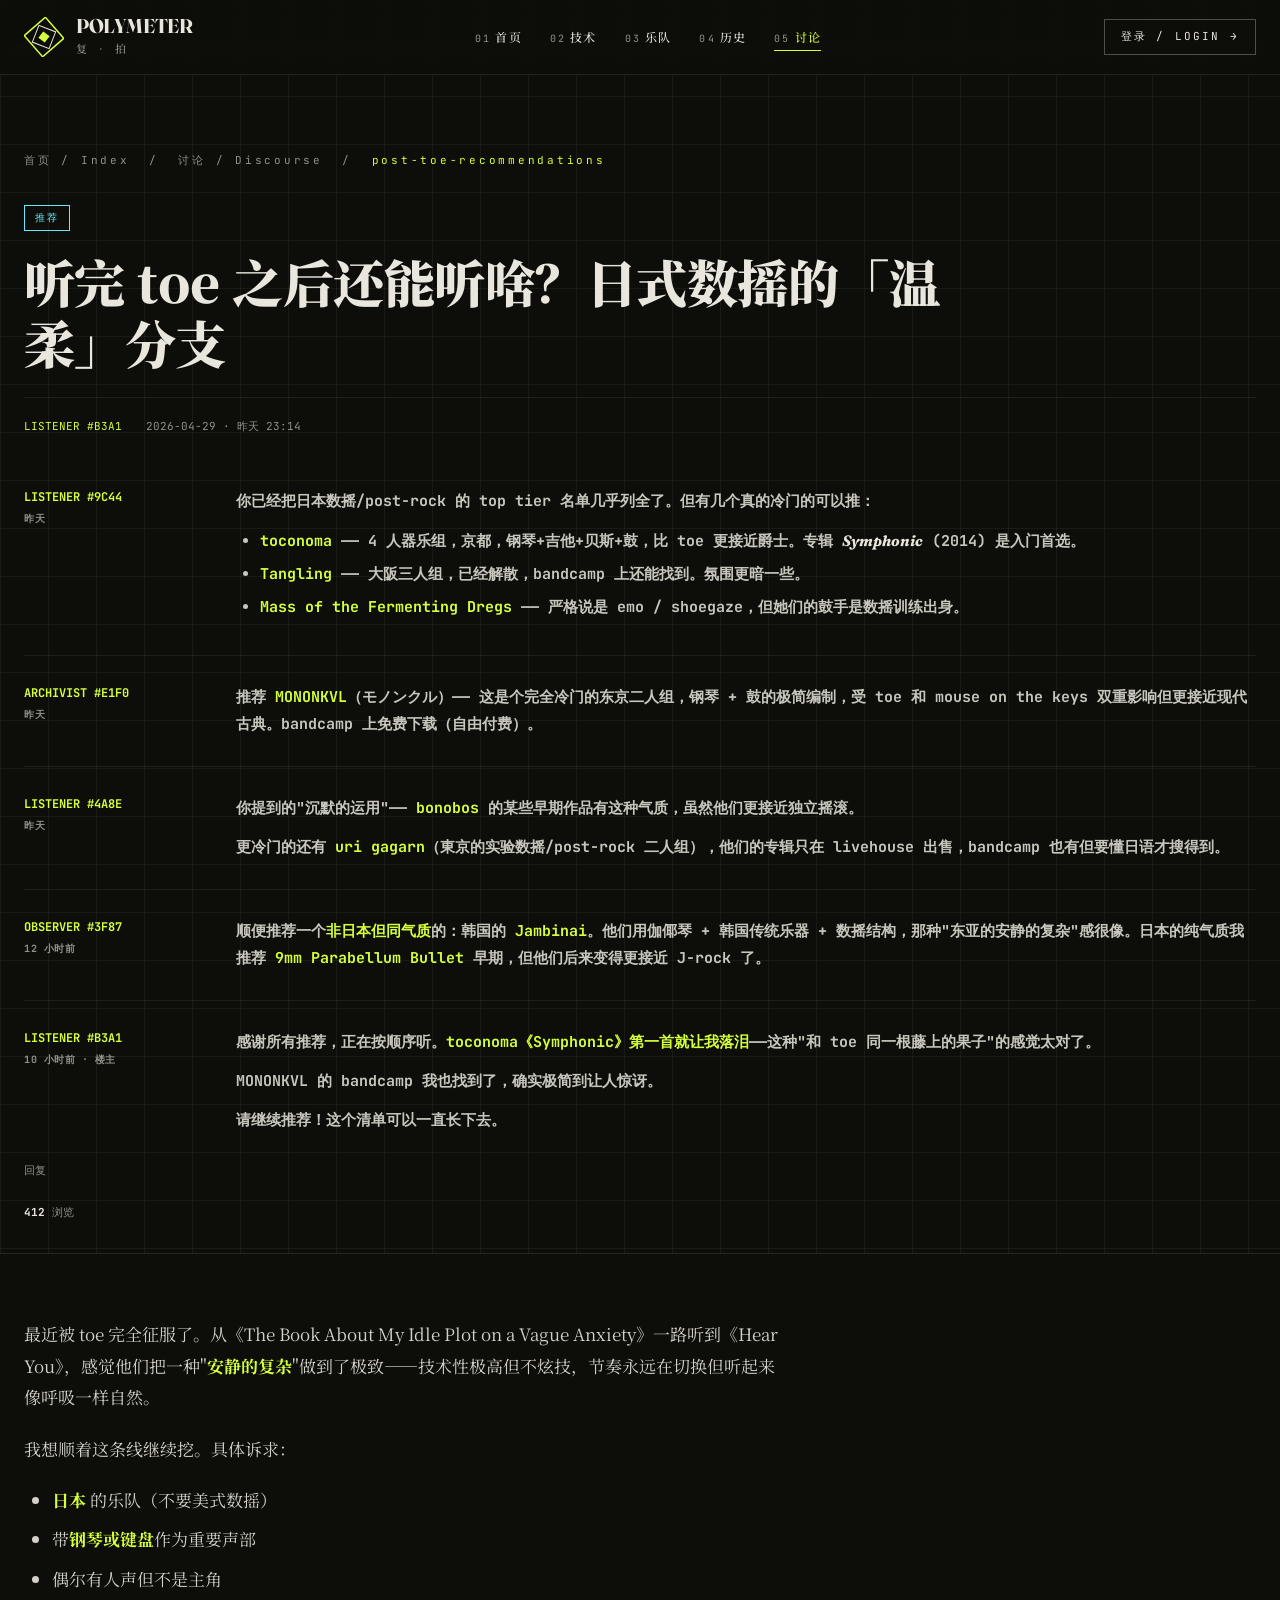
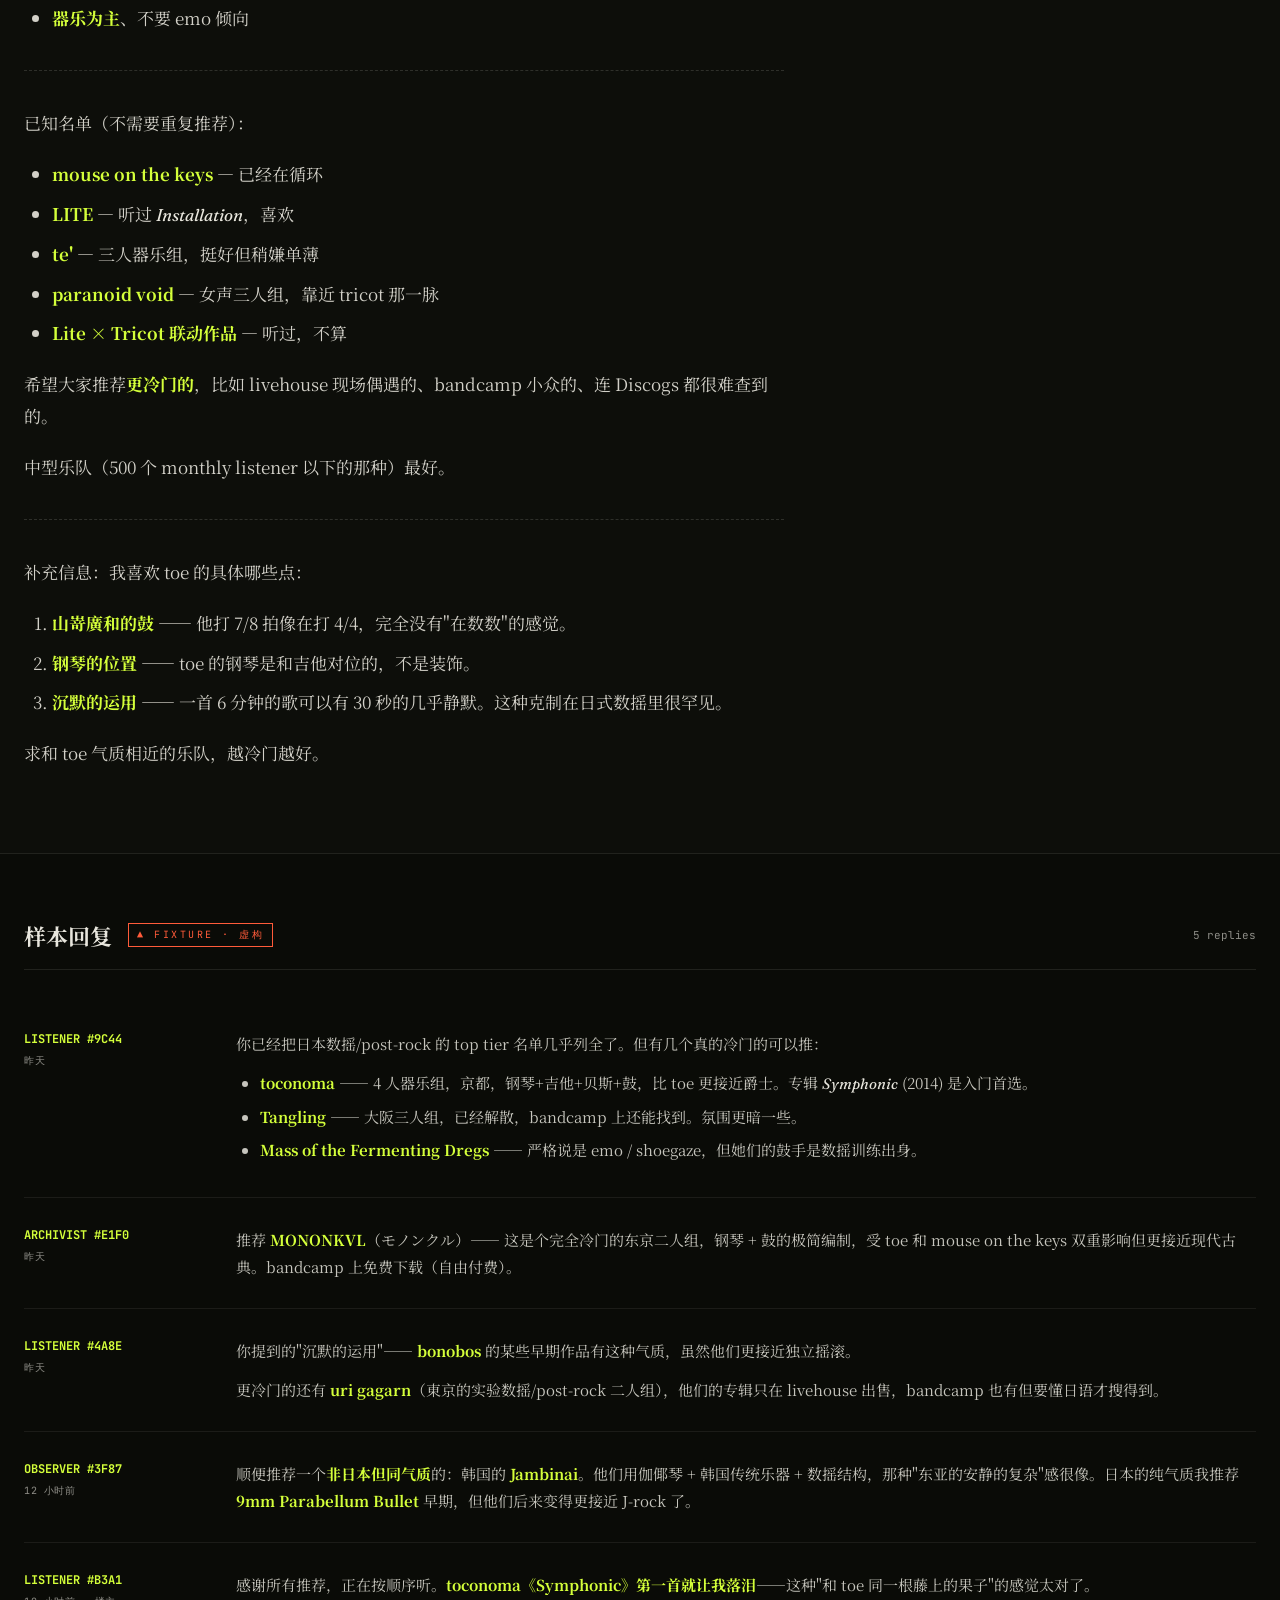
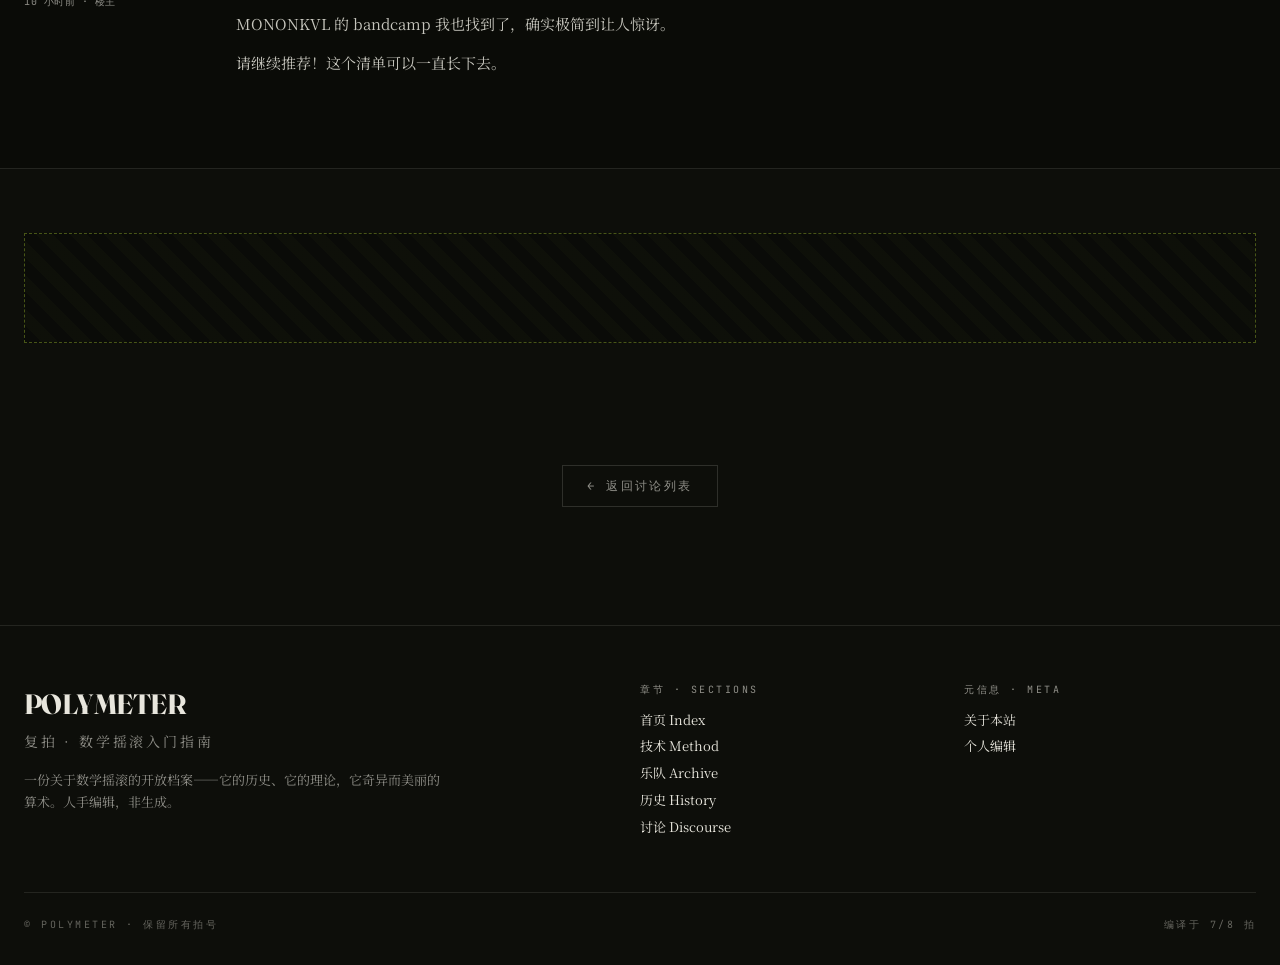
<file: discourse/post-toe-recommendations.html>
<!DOCTYPE html>
<html lang="zh-CN">
<head>
<meta charset="UTF-8">
<meta name="viewport" content="width=device-width, initial-scale=1.0">
<title>听完 toe 之后还能听啥？日式数摇的「温柔」分支 · 复拍 POLYMETER</title>
<link rel="stylesheet" href="../shared/style.css">
<style>
  .page-hero {
    padding: 152px 0 32px;
    border-bottom: 1px solid rgba(232, 230, 221, 0.1);
  }
  .page-hero .crumbs {
    font-family: 'JetBrains Mono', monospace;
    font-size: 11px;
    letter-spacing: 0.25em;
    color: var(--paper-dim);
    margin-bottom: 32px;
  }
  .page-hero .crumbs a:hover { color: var(--acid); }

  .thread-tag-pill {
    display: inline-block;
    padding: 4px 10px;
    border: 1px solid currentColor;
    font-family: 'JetBrains Mono', monospace;
    font-size: 10px;
    letter-spacing: 0.2em;
    text-transform: uppercase;
    margin-bottom: 20px;
  }
  .thread-tag-pill.tech     { color: #d4ff3a; }
  .thread-tag-pill.rec      { color: #67e8f9; }
  .thread-tag-pill.debate   { color: #ff5b3a; }
  .thread-tag-pill.share    { color: #f0abfc; }
  .thread-tag-pill.live     { color: #fcd34d; }
  .thread-tag-pill.archive  { color: #a3e635; }

  .thread-title {
    font-family: 'Noto Serif SC', serif;
    font-weight: 900;
    font-size: clamp(2rem, 4vw, 3.2rem);
    line-height: 1.2;
    letter-spacing: -0.01em;
    margin-bottom: 24px;
    max-width: 920px;
  }

  .thread-meta-bar {
    display: flex;
    flex-wrap: wrap;
    gap: 24px;
    align-items: center;
    padding-top: 20px;
    border-top: 1px solid rgba(232, 230, 221, 0.08);
    font-family: 'JetBrains Mono', monospace;
    font-size: 11px;
    color: var(--paper-dim);
  }
  .thread-meta-bar .author { color: var(--acid); }
  .thread-meta-bar .stat .num {
    color: var(--paper);
    font-weight: 700;
  }

  /* ========== 帖子正文 ========== */
  .thread-content-section {
    padding: 64px 0;
  }
  .thread-content {
    max-width: 760px;
    font-size: 17px;
    line-height: 1.85;
    color: rgba(232, 230, 221, 0.9);
  }
  .thread-content p { margin-bottom: 20px; }
  .thread-content h2 {
    font-family: 'Noto Serif SC', serif;
    font-weight: 700;
    font-size: 26px;
    line-height: 1.3;
    margin: 48px 0 16px;
    padding-bottom: 8px;
    border-bottom: 1px solid rgba(212, 255, 58, 0.2);
    color: var(--paper);
  }
  .thread-content h3 {
    font-family: 'Noto Serif SC', serif;
    font-weight: 700;
    font-size: 20px;
    margin: 32px 0 12px;
    color: var(--acid);
  }
  .thread-content strong { color: var(--acid); font-weight: 700; }
  .thread-content em {
    font-family: 'Fraunces', serif;
    font-style: italic;
    color: var(--paper);
  }
  .thread-content a {
    color: var(--acid);
    border-bottom: 1px solid rgba(212, 255, 58, 0.4);
    transition: border-color 0.2s;
  }
  .thread-content a:hover { border-bottom-color: var(--acid); }
  .thread-content ul, .thread-content ol {
    padding-left: 28px;
    margin-bottom: 20px;
  }
  .thread-content li { margin-bottom: 8px; }
  .thread-content blockquote {
    border-left: 2px solid var(--acid);
    padding: 12px 24px;
    margin: 24px 0;
    background: rgba(212, 255, 58, 0.04);
    color: var(--paper);
    font-family: 'Fraunces', serif;
    font-style: italic;
    font-size: 18px;
    line-height: 1.7;
  }
  .thread-content code {
    font-family: 'JetBrains Mono', monospace;
    font-size: 0.9em;
    padding: 2px 6px;
    background: rgba(232, 230, 221, 0.08);
    color: var(--acid);
    border-radius: 2px;
  }
  .thread-content pre {
    background: var(--ink-2);
    border: 1px solid rgba(232, 230, 221, 0.1);
    padding: 20px 24px;
    margin: 24px 0;
    overflow-x: auto;
    border-radius: 2px;
  }
  .thread-content pre code {
    background: transparent;
    padding: 0;
    font-size: 13px;
    line-height: 1.7;
    color: rgba(232, 230, 221, 0.85);
  }
  .thread-content table {
    width: 100%;
    margin: 24px 0;
    border-collapse: collapse;
    font-family: 'JetBrains Mono', monospace;
    font-size: 13px;
  }
  .thread-content table th,
  .thread-content table td {
    padding: 10px 16px;
    text-align: left;
    border-bottom: 1px solid rgba(232, 230, 221, 0.1);
  }
  .thread-content table th {
    color: var(--acid);
    text-transform: uppercase;
    letter-spacing: 0.15em;
    font-size: 11px;
  }
  .thread-content hr {
    border: 0;
    border-top: 1px dashed rgba(232, 230, 221, 0.15);
    margin: 36px 0;
  }

  /* ========== 样本回复 ========== */
  .replies-section {
    padding: 64px 0;
    border-top: 1px solid rgba(232, 230, 221, 0.1);
    background: var(--ink-2);
  }
  .replies-header {
    display: flex;
    align-items: center;
    gap: 16px;
    margin-bottom: 32px;
    padding-bottom: 16px;
    border-bottom: 1px solid rgba(232, 230, 221, 0.1);
  }
  .replies-header h2 {
    font-family: 'Noto Serif SC', serif;
    font-weight: 700;
    font-size: 22px;
  }
  .replies-header .badge {
    font-family: 'JetBrains Mono', monospace;
    font-size: 10px;
    letter-spacing: 0.25em;
    color: var(--signal);
    padding: 3px 8px;
    border: 1px solid var(--signal);
    text-transform: uppercase;
  }
  .replies-header .count {
    margin-left: auto;
    font-family: 'JetBrains Mono', monospace;
    font-size: 11px;
    color: var(--paper-dim);
  }

  .reply-list {
    display: flex;
    flex-direction: column;
    gap: 0;
  }
  .reply-item {
    padding: 28px 0;
    border-bottom: 1px solid rgba(232, 230, 221, 0.08);
    display: grid;
    grid-template-columns: 1fr;
    gap: 16px;
  }
  @media (min-width: 768px) {
    .reply-item { grid-template-columns: 180px 1fr; gap: 32px; }
  }
  .reply-item:last-child { border-bottom: 0; }
  .reply-meta {
    font-family: 'JetBrains Mono', monospace;
  }
  .reply-meta .author {
    color: var(--acid);
    font-size: 12px;
    font-weight: 700;
    margin-bottom: 4px;
  }
  .reply-meta .time {
    font-size: 10px;
    color: var(--paper-dim);
    letter-spacing: 0.05em;
  }
  .reply-body {
    font-size: 15px;
    line-height: 1.8;
    color: rgba(232, 230, 221, 0.85);
  }
  .reply-body p { margin-bottom: 12px; }
  .reply-body p:last-child { margin-bottom: 0; }
  .reply-body strong { color: var(--acid); }
  .reply-body em { font-family: 'Fraunces', serif; font-style: italic; color: var(--paper); }
  .reply-body code {
    font-family: 'JetBrains Mono', monospace;
    font-size: 0.9em;
    padding: 1px 5px;
    background: rgba(232, 230, 221, 0.08);
    color: var(--acid);
  }
  .reply-body blockquote {
    border-left: 2px solid var(--acid);
    padding: 8px 18px;
    margin: 12px 0;
    background: rgba(212, 255, 58, 0.04);
    font-family: 'Fraunces', serif;
    font-style: italic;
  }
  .reply-body ul, .reply-body ol { padding-left: 24px; }
  .reply-body li { margin-bottom: 6px; }

  /* ========== Cusdis 占位框 ========== */
  .comments-section {
    padding: 64px 0 96px;
    border-top: 1px solid rgba(232, 230, 221, 0.1);
  }
  .comments-placeholder {
    border: 1px dashed rgba(212, 255, 58, 0.3);
    background: rgba(0, 0, 0, 0.2);
    padding: 48px 32px;
    position: relative;
  }
  .comments-placeholder::before {
    content: '';
    position: absolute;
    top: 0; left: 0; right: 0; bottom: 0;
    background: repeating-linear-gradient(
      45deg,
      transparent,
      transparent 12px,
      rgba(212, 255, 58, 0.02) 12px,
      rgba(212, 255, 58, 0.02) 24px
    );
    pointer-events: none;
  }
  .comments-placeholder .ph-label {
    font-family: 'JetBrains Mono', monospace;
    font-size: 10px;
    letter-spacing: 0.3em;
    color: var(--signal);
    margin-bottom: 12px;
  }
  .comments-placeholder h3 {
    font-family: 'Noto Serif SC', serif;
    font-weight: 700;
    font-size: 22px;
    margin-bottom: 12px;
  }
  .comments-placeholder p {
    font-size: 14px;
    line-height: 1.8;
    color: rgba(232, 230, 221, 0.7);
    max-width: 580px;
  }
  .comments-placeholder p em { font-family: 'Fraunces', serif; font-style: italic; color: var(--paper); }

  /* ========== 返回导航 ========== */
  .back-nav {
    padding: 32px 0 64px;
    text-align: center;
  }
  .back-nav a {
    font-family: 'JetBrains Mono', monospace;
    font-size: 12px;
    letter-spacing: 0.2em;
    text-transform: uppercase;
    color: var(--paper-dim);
    transition: color 0.2s;
    padding: 12px 24px;
    border: 1px solid rgba(232, 230, 221, 0.15);
  }
  .back-nav a:hover {
    color: var(--acid);
    border-color: var(--acid);
  }
</style>
</head>
<body>

<section class="page-hero grid-bg">
  <div class="container">
    <div class="crumbs">
      <a href="../index.html">首页 / Index</a> &nbsp;/&nbsp;
      <a href="../discourse.html">讨论 / Discourse</a> &nbsp;/&nbsp;
      <span style="color: var(--acid);">post-toe-recommendations</span>
    </div>
    <span class="thread-tag-pill rec">推荐</span>
    <h1 class="thread-title">听完 toe 之后还能听啥？日式数摇的「温柔」分支</h1>
    <div class="thread-meta-bar">
      <span class="author">LISTENER #B3A1</span>
      <span>2026-04-29 · 昨天 23:14</span>
      <span class="stat"><span class="num">      <div class="reply-item">
        <div class="reply-meta">
          <div class="author">LISTENER #9C44</div>
          <div class="time">昨天</div>
        </div>
        <div class="reply-body"><p>你已经把日本数摇/post-rock 的 top tier 名单几乎列全了。但有几个真的冷门的可以推：</p>
<ul>
<li><strong>toconoma</strong> —— 4 人器乐组，京都，钢琴+吉他+贝斯+鼓，比 toe 更接近爵士。专辑 <em>Symphonic</em> (2014) 是入门首选。</li>
<li><strong>Tangling</strong> —— 大阪三人组，已经解散，bandcamp 上还能找到。氛围更暗一些。</li>
<li><strong>Mass of the Fermenting Dregs</strong> —— 严格说是 emo / shoegaze，但她们的鼓手是数摇训练出身。</li>
</ul></div>
      </div>
      <div class="reply-item">
        <div class="reply-meta">
          <div class="author">ARCHIVIST #E1F0</div>
          <div class="time">昨天</div>
        </div>
        <div class="reply-body"><p>推荐 <strong>MONONKVL</strong>（モノンクル）—— 这是个完全冷门的东京二人组，钢琴 + 鼓的极简编制，受 toe 和 mouse on the keys 双重影响但更接近现代古典。bandcamp 上免费下载（自由付费）。</p></div>
      </div>
      <div class="reply-item">
        <div class="reply-meta">
          <div class="author">LISTENER #4A8E</div>
          <div class="time">昨天</div>
        </div>
        <div class="reply-body"><p>你提到的"沉默的运用"—— <strong>bonobos</strong> 的某些早期作品有这种气质，虽然他们更接近独立摇滚。</p>
<p>更冷门的还有 <strong>uri gagarn</strong>（東京的实验数摇/post-rock 二人组），他们的专辑只在 livehouse 出售，bandcamp 也有但要懂日语才搜得到。</p></div>
      </div>
      <div class="reply-item">
        <div class="reply-meta">
          <div class="author">OBSERVER #3F87</div>
          <div class="time">12 小时前</div>
        </div>
        <div class="reply-body"><p>顺便推荐一个<strong>非日本但同气质</strong>的：韩国的 <strong>Jambinai</strong>。他们用伽倻琴 + 韩国传统乐器 + 数摇结构，那种"东亚的安静的复杂"感很像。日本的纯气质我推荐 <strong>9mm Parabellum Bullet</strong> 早期，但他们后来变得更接近 J-rock 了。</p></div>
      </div>
      <div class="reply-item">
        <div class="reply-meta">
          <div class="author">LISTENER #B3A1</div>
          <div class="time">10 小时前 · 楼主</div>
        </div>
        <div class="reply-body"><p>感谢所有推荐，正在按顺序听。<strong>toconoma《Symphonic》第一首就让我落泪</strong>——这种"和 toe 同一根藤上的果子"的感觉太对了。</p>
<p>MONONKVL 的 bandcamp 我也找到了，确实极简到让人惊讶。</p>
<p>请继续推荐！这个清单可以一直长下去。</p></div>
      </div></span> 回复</span>
      <span class="stat"><span class="num">412</span> 浏览</span>
    </div>
  </div>
</section>

<section class="thread-content-section">
  <div class="container">
    <article class="thread-content">
<p>最近被 toe 完全征服了。从《The Book About My Idle Plot on a Vague Anxiety》一路听到《Hear You》，感觉他们把一种"<strong>安静的复杂</strong>"做到了极致——技术性极高但不炫技，节奏永远在切换但听起来像呼吸一样自然。</p>
<p>我想顺着这条线继续挖。具体诉求：</p>
<ul>
<li><strong>日本</strong> 的乐队（不要美式数摇）</li>
<li>带<strong>钢琴或键盘</strong>作为重要声部</li>
<li>偶尔有人声但不是主角</li>
<li><strong>器乐为主</strong>、不要 emo 倾向</li>
</ul>
<hr />
<p>已知名单（不需要重复推荐）：</p>
<ul>
<li><strong>mouse on the keys</strong> — 已经在循环</li>
<li><strong>LITE</strong> — 听过 <em>Installation</em>，喜欢</li>
<li><strong>te'</strong> — 三人器乐组，挺好但稍嫌单薄</li>
<li><strong>paranoid void</strong> — 女声三人组，靠近 tricot 那一脉</li>
<li><strong>Lite × Tricot 联动作品</strong> — 听过，不算</li>
</ul>
<p>希望大家推荐<strong>更冷门的</strong>，比如 livehouse 现场偶遇的、bandcamp 小众的、连 Discogs 都很难查到的。</p>
<p>中型乐队（500 个 monthly listener 以下的那种）最好。</p>
<hr />
<p>补充信息：我喜欢 toe 的具体哪些点：</p>
<ol>
<li><strong>山嵜廣和的鼓</strong> —— 他打 7/8 拍像在打 4/4，完全没有"在数数"的感觉。</li>
<li><strong>钢琴的位置</strong> —— toe 的钢琴是和吉他对位的，不是装饰。</li>
<li><strong>沉默的运用</strong> —— 一首 6 分钟的歌可以有 30 秒的几乎静默。这种克制在日式数摇里很罕见。</li>
</ol>
<p>求和 toe 气质相近的乐队，越冷门越好。</p>
    </article>
  </div>
</section>

<section class="replies-section">
  <div class="container">
    <div class="replies-header">
      <h2>样本回复</h2>
      <span class="badge">▲ FIXTURE · 虚构</span>
      <span class="count">5 replies</span>
    </div>
    <div class="reply-list">
      <div class="reply-item">
        <div class="reply-meta">
          <div class="author">LISTENER #9C44</div>
          <div class="time">昨天</div>
        </div>
        <div class="reply-body"><p>你已经把日本数摇/post-rock 的 top tier 名单几乎列全了。但有几个真的冷门的可以推：</p>
<ul>
<li><strong>toconoma</strong> —— 4 人器乐组，京都，钢琴+吉他+贝斯+鼓，比 toe 更接近爵士。专辑 <em>Symphonic</em> (2014) 是入门首选。</li>
<li><strong>Tangling</strong> —— 大阪三人组，已经解散，bandcamp 上还能找到。氛围更暗一些。</li>
<li><strong>Mass of the Fermenting Dregs</strong> —— 严格说是 emo / shoegaze，但她们的鼓手是数摇训练出身。</li>
</ul></div>
      </div>
      <div class="reply-item">
        <div class="reply-meta">
          <div class="author">ARCHIVIST #E1F0</div>
          <div class="time">昨天</div>
        </div>
        <div class="reply-body"><p>推荐 <strong>MONONKVL</strong>（モノンクル）—— 这是个完全冷门的东京二人组，钢琴 + 鼓的极简编制，受 toe 和 mouse on the keys 双重影响但更接近现代古典。bandcamp 上免费下载（自由付费）。</p></div>
      </div>
      <div class="reply-item">
        <div class="reply-meta">
          <div class="author">LISTENER #4A8E</div>
          <div class="time">昨天</div>
        </div>
        <div class="reply-body"><p>你提到的"沉默的运用"—— <strong>bonobos</strong> 的某些早期作品有这种气质，虽然他们更接近独立摇滚。</p>
<p>更冷门的还有 <strong>uri gagarn</strong>（東京的实验数摇/post-rock 二人组），他们的专辑只在 livehouse 出售，bandcamp 也有但要懂日语才搜得到。</p></div>
      </div>
      <div class="reply-item">
        <div class="reply-meta">
          <div class="author">OBSERVER #3F87</div>
          <div class="time">12 小时前</div>
        </div>
        <div class="reply-body"><p>顺便推荐一个<strong>非日本但同气质</strong>的：韩国的 <strong>Jambinai</strong>。他们用伽倻琴 + 韩国传统乐器 + 数摇结构，那种"东亚的安静的复杂"感很像。日本的纯气质我推荐 <strong>9mm Parabellum Bullet</strong> 早期，但他们后来变得更接近 J-rock 了。</p></div>
      </div>
      <div class="reply-item">
        <div class="reply-meta">
          <div class="author">LISTENER #B3A1</div>
          <div class="time">10 小时前 · 楼主</div>
        </div>
        <div class="reply-body"><p>感谢所有推荐，正在按顺序听。<strong>toconoma《Symphonic》第一首就让我落泪</strong>——这种"和 toe 同一根藤上的果子"的感觉太对了。</p>
<p>MONONKVL 的 bandcamp 我也找到了，确实极简到让人惊讶。</p>
<p>请继续推荐！这个清单可以一直长下去。</p></div>
      </div>
    </div>
  </div>
</section>

<section class="comments-section">
  <div class="container">
    <div class="comments-placeholder">
      <div class="ph-label">
      </p>

      <!--
        ====================================================================
        FUTURE INTEGRATION · 未来部署 Cusdis 时的接入指南
        ====================================================================

        步骤 1: fork https://github.com/djyde/cusdis 部署到 Vercel
        步骤 2: 配置 Vercel Postgres 数据库
        步骤 3: 拿到你的 host URL 和 app_id
        步骤 4: 把下面这段代码取消注释、替换占位符即可

        <div id="cusdis_thread"
             data-host="https://你的cusdis域名.vercel.app"
             data-app-id="你的-app-id-uuid"
             data-page-id="thread-003"
             data-page-url="https://你的网站域名/discourse/post-toe-recommendations.html"
             data-page-title="听完 toe 之后还能听啥？日式数摇的「温柔」分支">
        </div>
        <script async defer src="https://你的cusdis域名.vercel.app/js/cusdis.es.js"></script>

        ====================================================================
      -->
    </div>
  </div>
</section>

<section class="back-nav">
  <div class="container">
    <a href="../discourse.html">← 返回讨论列表</a>
  </div>
</section>

<script src="../shared/core.js"></script>
<script>
  initPage('discourse.html');
</script>

</body>
</html>
</file>
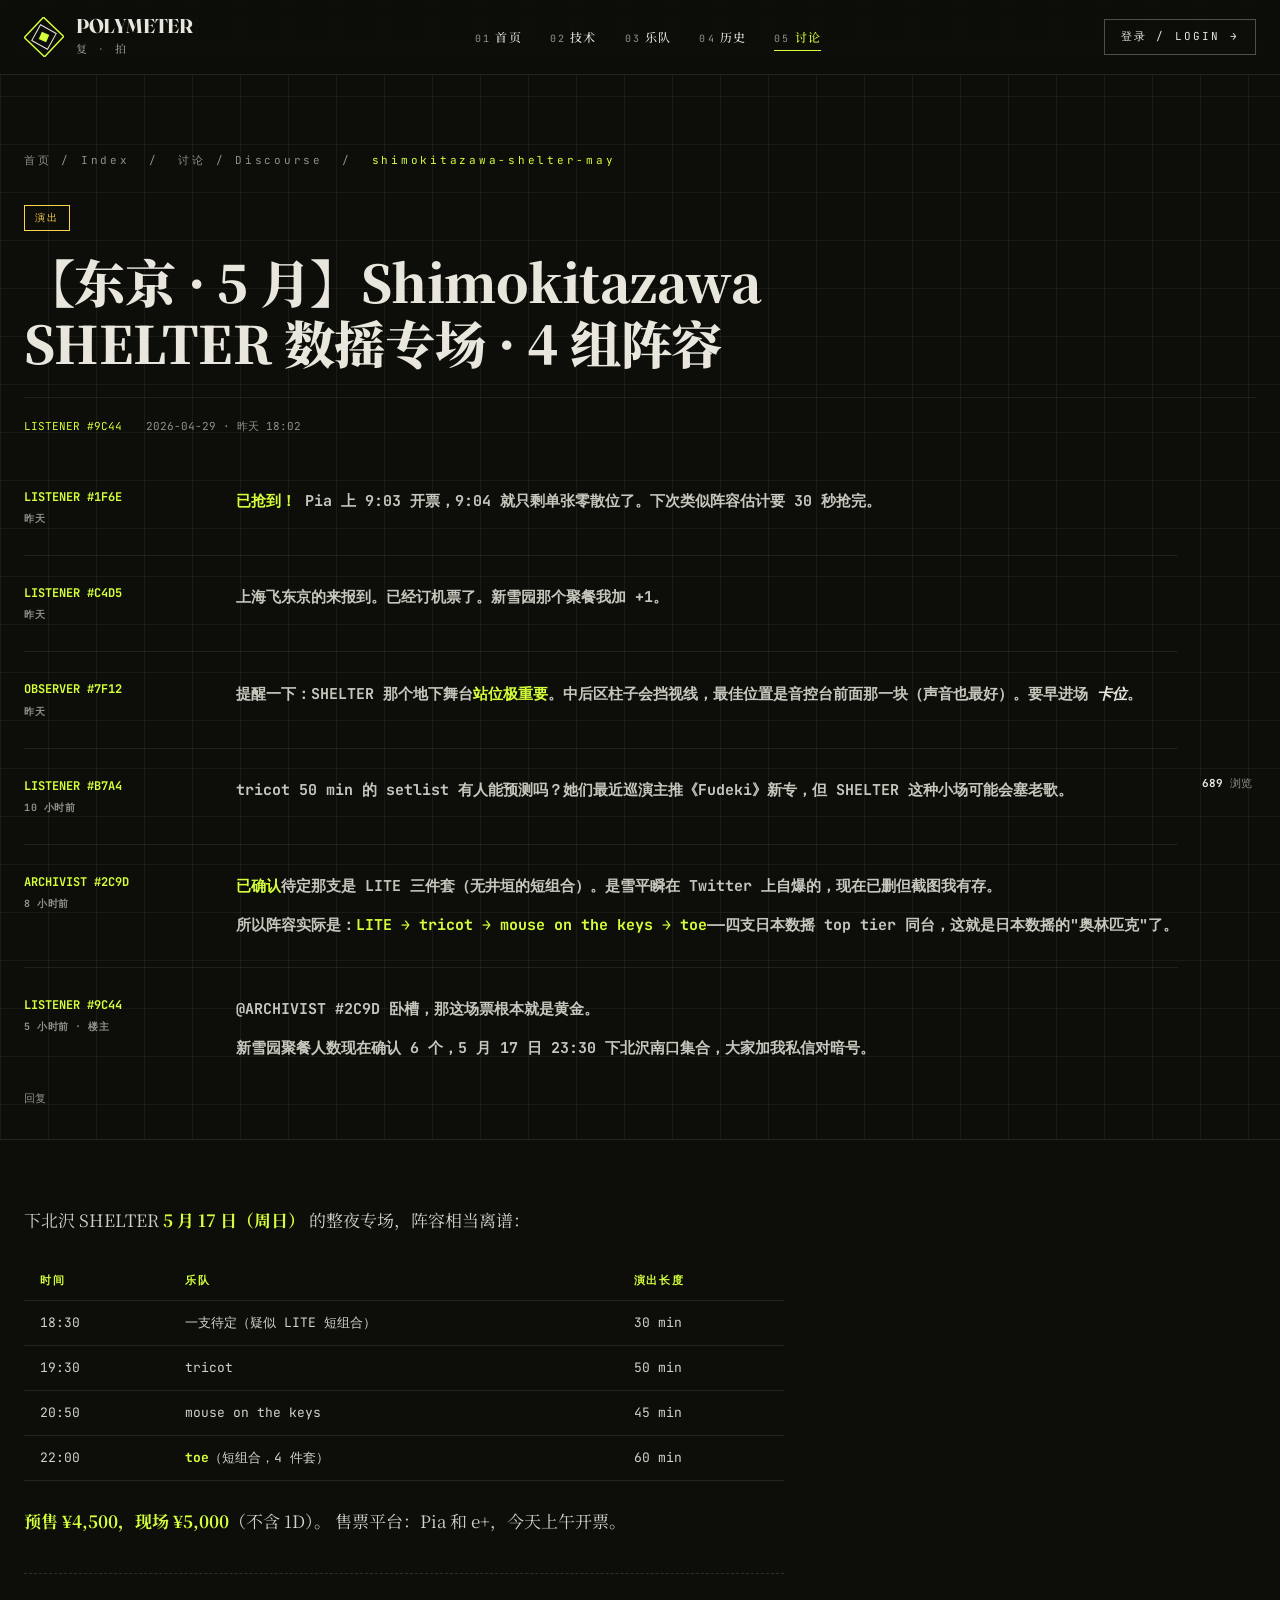
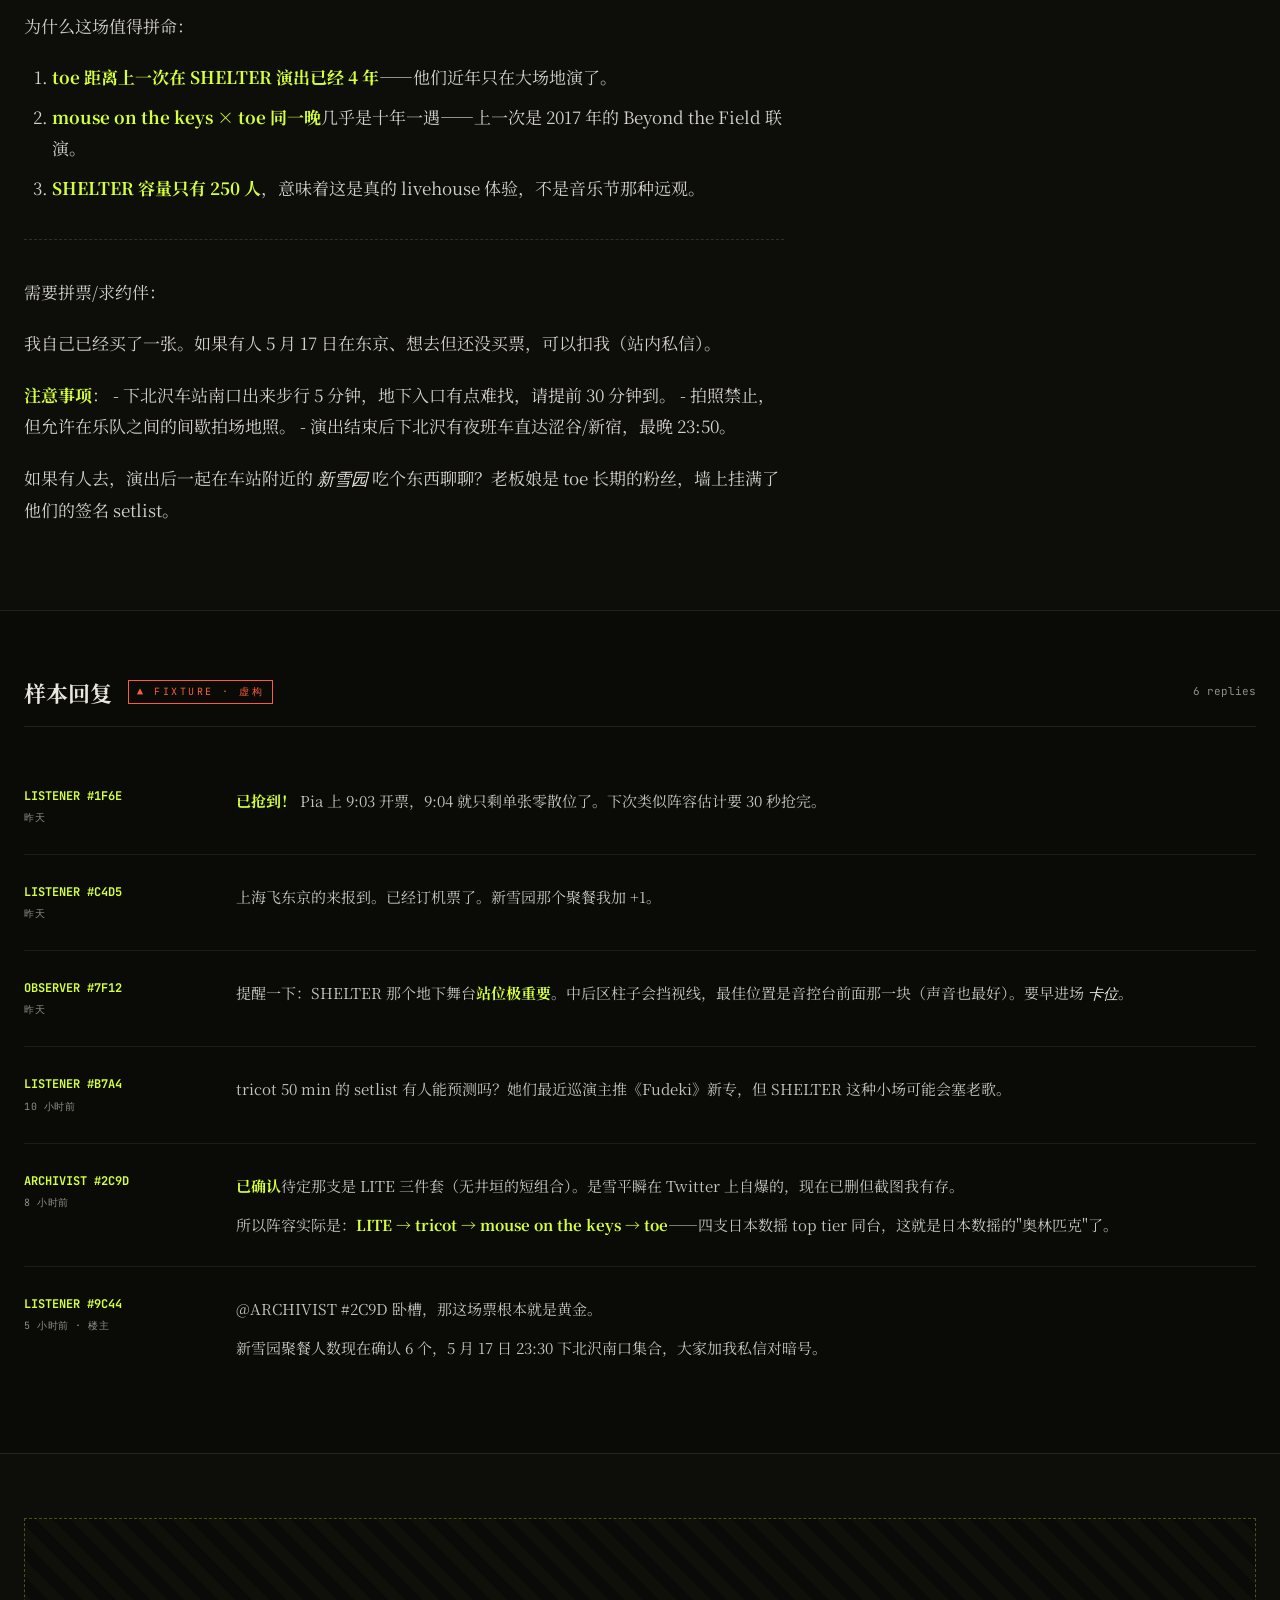
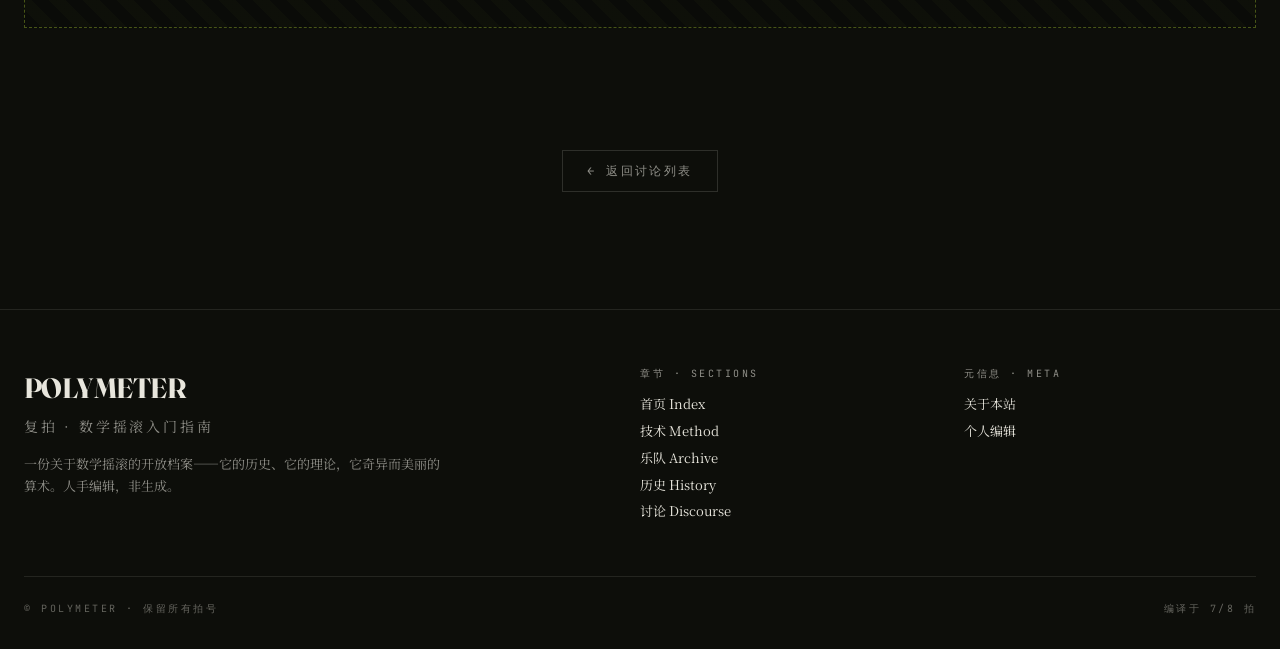
<file: discourse/shimokitazawa-shelter-may.html>
<!DOCTYPE html>
<html lang="zh-CN">
<head>
<meta charset="UTF-8">
<meta name="viewport" content="width=device-width, initial-scale=1.0">
<title>【东京 · 5 月】Shimokitazawa SHELTER 数摇专场 · 4 组阵容 · 复拍 POLYMETER</title>
<link rel="stylesheet" href="../shared/style.css">
<style>
  .page-hero {
    padding: 152px 0 32px;
    border-bottom: 1px solid rgba(232, 230, 221, 0.1);
  }
  .page-hero .crumbs {
    font-family: 'JetBrains Mono', monospace;
    font-size: 11px;
    letter-spacing: 0.25em;
    color: var(--paper-dim);
    margin-bottom: 32px;
  }
  .page-hero .crumbs a:hover { color: var(--acid); }

  .thread-tag-pill {
    display: inline-block;
    padding: 4px 10px;
    border: 1px solid currentColor;
    font-family: 'JetBrains Mono', monospace;
    font-size: 10px;
    letter-spacing: 0.2em;
    text-transform: uppercase;
    margin-bottom: 20px;
  }
  .thread-tag-pill.tech     { color: #d4ff3a; }
  .thread-tag-pill.rec      { color: #67e8f9; }
  .thread-tag-pill.debate   { color: #ff5b3a; }
  .thread-tag-pill.share    { color: #f0abfc; }
  .thread-tag-pill.live     { color: #fcd34d; }
  .thread-tag-pill.archive  { color: #a3e635; }

  .thread-title {
    font-family: 'Noto Serif SC', serif;
    font-weight: 900;
    font-size: clamp(2rem, 4vw, 3.2rem);
    line-height: 1.2;
    letter-spacing: -0.01em;
    margin-bottom: 24px;
    max-width: 920px;
  }

  .thread-meta-bar {
    display: flex;
    flex-wrap: wrap;
    gap: 24px;
    align-items: center;
    padding-top: 20px;
    border-top: 1px solid rgba(232, 230, 221, 0.08);
    font-family: 'JetBrains Mono', monospace;
    font-size: 11px;
    color: var(--paper-dim);
  }
  .thread-meta-bar .author { color: var(--acid); }
  .thread-meta-bar .stat .num {
    color: var(--paper);
    font-weight: 700;
  }

  /* ========== 帖子正文 ========== */
  .thread-content-section {
    padding: 64px 0;
  }
  .thread-content {
    max-width: 760px;
    font-size: 17px;
    line-height: 1.85;
    color: rgba(232, 230, 221, 0.9);
  }
  .thread-content p { margin-bottom: 20px; }
  .thread-content h2 {
    font-family: 'Noto Serif SC', serif;
    font-weight: 700;
    font-size: 26px;
    line-height: 1.3;
    margin: 48px 0 16px;
    padding-bottom: 8px;
    border-bottom: 1px solid rgba(212, 255, 58, 0.2);
    color: var(--paper);
  }
  .thread-content h3 {
    font-family: 'Noto Serif SC', serif;
    font-weight: 700;
    font-size: 20px;
    margin: 32px 0 12px;
    color: var(--acid);
  }
  .thread-content strong { color: var(--acid); font-weight: 700; }
  .thread-content em {
    font-family: 'Fraunces', serif;
    font-style: italic;
    color: var(--paper);
  }
  .thread-content a {
    color: var(--acid);
    border-bottom: 1px solid rgba(212, 255, 58, 0.4);
    transition: border-color 0.2s;
  }
  .thread-content a:hover { border-bottom-color: var(--acid); }
  .thread-content ul, .thread-content ol {
    padding-left: 28px;
    margin-bottom: 20px;
  }
  .thread-content li { margin-bottom: 8px; }
  .thread-content blockquote {
    border-left: 2px solid var(--acid);
    padding: 12px 24px;
    margin: 24px 0;
    background: rgba(212, 255, 58, 0.04);
    color: var(--paper);
    font-family: 'Fraunces', serif;
    font-style: italic;
    font-size: 18px;
    line-height: 1.7;
  }
  .thread-content code {
    font-family: 'JetBrains Mono', monospace;
    font-size: 0.9em;
    padding: 2px 6px;
    background: rgba(232, 230, 221, 0.08);
    color: var(--acid);
    border-radius: 2px;
  }
  .thread-content pre {
    background: var(--ink-2);
    border: 1px solid rgba(232, 230, 221, 0.1);
    padding: 20px 24px;
    margin: 24px 0;
    overflow-x: auto;
    border-radius: 2px;
  }
  .thread-content pre code {
    background: transparent;
    padding: 0;
    font-size: 13px;
    line-height: 1.7;
    color: rgba(232, 230, 221, 0.85);
  }
  .thread-content table {
    width: 100%;
    margin: 24px 0;
    border-collapse: collapse;
    font-family: 'JetBrains Mono', monospace;
    font-size: 13px;
  }
  .thread-content table th,
  .thread-content table td {
    padding: 10px 16px;
    text-align: left;
    border-bottom: 1px solid rgba(232, 230, 221, 0.1);
  }
  .thread-content table th {
    color: var(--acid);
    text-transform: uppercase;
    letter-spacing: 0.15em;
    font-size: 11px;
  }
  .thread-content hr {
    border: 0;
    border-top: 1px dashed rgba(232, 230, 221, 0.15);
    margin: 36px 0;
  }

  /* ========== 样本回复 ========== */
  .replies-section {
    padding: 64px 0;
    border-top: 1px solid rgba(232, 230, 221, 0.1);
    background: var(--ink-2);
  }
  .replies-header {
    display: flex;
    align-items: center;
    gap: 16px;
    margin-bottom: 32px;
    padding-bottom: 16px;
    border-bottom: 1px solid rgba(232, 230, 221, 0.1);
  }
  .replies-header h2 {
    font-family: 'Noto Serif SC', serif;
    font-weight: 700;
    font-size: 22px;
  }
  .replies-header .badge {
    font-family: 'JetBrains Mono', monospace;
    font-size: 10px;
    letter-spacing: 0.25em;
    color: var(--signal);
    padding: 3px 8px;
    border: 1px solid var(--signal);
    text-transform: uppercase;
  }
  .replies-header .count {
    margin-left: auto;
    font-family: 'JetBrains Mono', monospace;
    font-size: 11px;
    color: var(--paper-dim);
  }

  .reply-list {
    display: flex;
    flex-direction: column;
    gap: 0;
  }
  .reply-item {
    padding: 28px 0;
    border-bottom: 1px solid rgba(232, 230, 221, 0.08);
    display: grid;
    grid-template-columns: 1fr;
    gap: 16px;
  }
  @media (min-width: 768px) {
    .reply-item { grid-template-columns: 180px 1fr; gap: 32px; }
  }
  .reply-item:last-child { border-bottom: 0; }
  .reply-meta {
    font-family: 'JetBrains Mono', monospace;
  }
  .reply-meta .author {
    color: var(--acid);
    font-size: 12px;
    font-weight: 700;
    margin-bottom: 4px;
  }
  .reply-meta .time {
    font-size: 10px;
    color: var(--paper-dim);
    letter-spacing: 0.05em;
  }
  .reply-body {
    font-size: 15px;
    line-height: 1.8;
    color: rgba(232, 230, 221, 0.85);
  }
  .reply-body p { margin-bottom: 12px; }
  .reply-body p:last-child { margin-bottom: 0; }
  .reply-body strong { color: var(--acid); }
  .reply-body em { font-family: 'Fraunces', serif; font-style: italic; color: var(--paper); }
  .reply-body code {
    font-family: 'JetBrains Mono', monospace;
    font-size: 0.9em;
    padding: 1px 5px;
    background: rgba(232, 230, 221, 0.08);
    color: var(--acid);
  }
  .reply-body blockquote {
    border-left: 2px solid var(--acid);
    padding: 8px 18px;
    margin: 12px 0;
    background: rgba(212, 255, 58, 0.04);
    font-family: 'Fraunces', serif;
    font-style: italic;
  }
  .reply-body ul, .reply-body ol { padding-left: 24px; }
  .reply-body li { margin-bottom: 6px; }

  /* ========== Cusdis 占位框 ========== */
  .comments-section {
    padding: 64px 0 96px;
    border-top: 1px solid rgba(232, 230, 221, 0.1);
  }
  .comments-placeholder {
    border: 1px dashed rgba(212, 255, 58, 0.3);
    background: rgba(0, 0, 0, 0.2);
    padding: 48px 32px;
    position: relative;
  }
  .comments-placeholder::before {
    content: '';
    position: absolute;
    top: 0; left: 0; right: 0; bottom: 0;
    background: repeating-linear-gradient(
      45deg,
      transparent,
      transparent 12px,
      rgba(212, 255, 58, 0.02) 12px,
      rgba(212, 255, 58, 0.02) 24px
    );
    pointer-events: none;
  }
  .comments-placeholder .ph-label {
    font-family: 'JetBrains Mono', monospace;
    font-size: 10px;
    letter-spacing: 0.3em;
    color: var(--signal);
    margin-bottom: 12px;
  }
  .comments-placeholder h3 {
    font-family: 'Noto Serif SC', serif;
    font-weight: 700;
    font-size: 22px;
    margin-bottom: 12px;
  }
  .comments-placeholder p {
    font-size: 14px;
    line-height: 1.8;
    color: rgba(232, 230, 221, 0.7);
    max-width: 580px;
  }
  .comments-placeholder p em { font-family: 'Fraunces', serif; font-style: italic; color: var(--paper); }

  /* ========== 返回导航 ========== */
  .back-nav {
    padding: 32px 0 64px;
    text-align: center;
  }
  .back-nav a {
    font-family: 'JetBrains Mono', monospace;
    font-size: 12px;
    letter-spacing: 0.2em;
    text-transform: uppercase;
    color: var(--paper-dim);
    transition: color 0.2s;
    padding: 12px 24px;
    border: 1px solid rgba(232, 230, 221, 0.15);
  }
  .back-nav a:hover {
    color: var(--acid);
    border-color: var(--acid);
  }
</style>
</head>
<body>

<section class="page-hero grid-bg">
  <div class="container">
    <div class="crumbs">
      <a href="../index.html">首页 / Index</a> &nbsp;/&nbsp;
      <a href="../discourse.html">讨论 / Discourse</a> &nbsp;/&nbsp;
      <span style="color: var(--acid);">shimokitazawa-shelter-may</span>
    </div>
    <span class="thread-tag-pill live">演出</span>
    <h1 class="thread-title">【东京 · 5 月】Shimokitazawa SHELTER 数摇专场 · 4 组阵容</h1>
    <div class="thread-meta-bar">
      <span class="author">LISTENER #9C44</span>
      <span>2026-04-29 · 昨天 18:02</span>
      <span class="stat"><span class="num">      <div class="reply-item">
        <div class="reply-meta">
          <div class="author">LISTENER #1F6E</div>
          <div class="time">昨天</div>
        </div>
        <div class="reply-body"><p><strong>已抢到！</strong> Pia 上 9:03 开票，9:04 就只剩单张零散位了。下次类似阵容估计要 30 秒抢完。</p></div>
      </div>
      <div class="reply-item">
        <div class="reply-meta">
          <div class="author">LISTENER #C4D5</div>
          <div class="time">昨天</div>
        </div>
        <div class="reply-body"><p>上海飞东京的来报到。已经订机票了。新雪园那个聚餐我加 +1。</p></div>
      </div>
      <div class="reply-item">
        <div class="reply-meta">
          <div class="author">OBSERVER #7F12</div>
          <div class="time">昨天</div>
        </div>
        <div class="reply-body"><p>提醒一下：SHELTER 那个地下舞台<strong>站位极重要</strong>。中后区柱子会挡视线，最佳位置是音控台前面那一块（声音也最好）。要早进场 <em>卡位</em>。</p></div>
      </div>
      <div class="reply-item">
        <div class="reply-meta">
          <div class="author">LISTENER #B7A4</div>
          <div class="time">10 小时前</div>
        </div>
        <div class="reply-body"><p>tricot 50 min 的 setlist 有人能预测吗？她们最近巡演主推《Fudeki》新专，但 SHELTER 这种小场可能会塞老歌。</p></div>
      </div>
      <div class="reply-item">
        <div class="reply-meta">
          <div class="author">ARCHIVIST #2C9D</div>
          <div class="time">8 小时前</div>
        </div>
        <div class="reply-body"><p><strong>已确认</strong>待定那支是 LITE 三件套（无井垣的短组合）。是雪平瞬在 Twitter 上自爆的，现在已删但截图我有存。</p>
<p>所以阵容实际是：<strong>LITE → tricot → mouse on the keys → toe</strong>——四支日本数摇 top tier 同台，这就是日本数摇的"奥林匹克"了。</p></div>
      </div>
      <div class="reply-item">
        <div class="reply-meta">
          <div class="author">LISTENER #9C44</div>
          <div class="time">5 小时前 · 楼主</div>
        </div>
        <div class="reply-body"><p>@ARCHIVIST #2C9D 卧槽，那这场票根本就是黄金。</p>
<p>新雪园聚餐人数现在确认 6 个，5 月 17 日 23:30 下北沢南口集合，大家加我私信对暗号。</p></div>
      </div></span> 回复</span>
      <span class="stat"><span class="num">689</span> 浏览</span>
    </div>
  </div>
</section>

<section class="thread-content-section">
  <div class="container">
    <article class="thread-content">
<p>下北沢 SHELTER <strong>5 月 17 日（周日）</strong> 的整夜专场，阵容相当离谱：</p>
<table>
<thead>
<tr>
<th>时间</th>
<th>乐队</th>
<th>演出长度</th>
</tr>
</thead>
<tbody>
<tr>
<td>18:30</td>
<td>一支待定（疑似 LITE 短组合）</td>
<td>30 min</td>
</tr>
<tr>
<td>19:30</td>
<td>tricot</td>
<td>50 min</td>
</tr>
<tr>
<td>20:50</td>
<td>mouse on the keys</td>
<td>45 min</td>
</tr>
<tr>
<td>22:00</td>
<td><strong>toe</strong>（短组合，4 件套）</td>
<td>60 min</td>
</tr>
</tbody>
</table>
<p><strong>预售 ¥4,500，现场 ¥5,000</strong>（不含 1D）。
售票平台：Pia 和 e+，今天上午开票。</p>
<hr />
<p>为什么这场值得拼命：</p>
<ol>
<li><strong>toe 距离上一次在 SHELTER 演出已经 4 年</strong>——他们近年只在大场地演了。</li>
<li><strong>mouse on the keys × toe 同一晚</strong>几乎是十年一遇——上一次是 2017 年的 Beyond the Field 联演。</li>
<li><strong>SHELTER 容量只有 250 人</strong>，意味着这是真的 livehouse 体验，不是音乐节那种远观。</li>
</ol>
<hr />
<p>需要拼票/求约伴：</p>
<p>我自己已经买了一张。如果有人 5 月 17 日在东京、想去但还没买票，可以扣我（站内私信）。</p>
<p><strong>注意事项</strong>：
- 下北沢车站南口出来步行 5 分钟，地下入口有点难找，请提前 30 分钟到。
- 拍照禁止，但允许在乐队之间的间歇拍场地照。
- 演出结束后下北沢有夜班车直达涩谷/新宿，最晚 23:50。</p>
<p>如果有人去，演出后一起在车站附近的 <em>新雪园</em> 吃个东西聊聊？老板娘是 toe 长期的粉丝，墙上挂满了他们的签名 setlist。</p>
    </article>
  </div>
</section>

<section class="replies-section">
  <div class="container">
    <div class="replies-header">
      <h2>样本回复</h2>
      <span class="badge">▲ FIXTURE · 虚构</span>
      <span class="count">6 replies</span>
    </div>
    <div class="reply-list">
      <div class="reply-item">
        <div class="reply-meta">
          <div class="author">LISTENER #1F6E</div>
          <div class="time">昨天</div>
        </div>
        <div class="reply-body"><p><strong>已抢到！</strong> Pia 上 9:03 开票，9:04 就只剩单张零散位了。下次类似阵容估计要 30 秒抢完。</p></div>
      </div>
      <div class="reply-item">
        <div class="reply-meta">
          <div class="author">LISTENER #C4D5</div>
          <div class="time">昨天</div>
        </div>
        <div class="reply-body"><p>上海飞东京的来报到。已经订机票了。新雪园那个聚餐我加 +1。</p></div>
      </div>
      <div class="reply-item">
        <div class="reply-meta">
          <div class="author">OBSERVER #7F12</div>
          <div class="time">昨天</div>
        </div>
        <div class="reply-body"><p>提醒一下：SHELTER 那个地下舞台<strong>站位极重要</strong>。中后区柱子会挡视线，最佳位置是音控台前面那一块（声音也最好）。要早进场 <em>卡位</em>。</p></div>
      </div>
      <div class="reply-item">
        <div class="reply-meta">
          <div class="author">LISTENER #B7A4</div>
          <div class="time">10 小时前</div>
        </div>
        <div class="reply-body"><p>tricot 50 min 的 setlist 有人能预测吗？她们最近巡演主推《Fudeki》新专，但 SHELTER 这种小场可能会塞老歌。</p></div>
      </div>
      <div class="reply-item">
        <div class="reply-meta">
          <div class="author">ARCHIVIST #2C9D</div>
          <div class="time">8 小时前</div>
        </div>
        <div class="reply-body"><p><strong>已确认</strong>待定那支是 LITE 三件套（无井垣的短组合）。是雪平瞬在 Twitter 上自爆的，现在已删但截图我有存。</p>
<p>所以阵容实际是：<strong>LITE → tricot → mouse on the keys → toe</strong>——四支日本数摇 top tier 同台，这就是日本数摇的"奥林匹克"了。</p></div>
      </div>
      <div class="reply-item">
        <div class="reply-meta">
          <div class="author">LISTENER #9C44</div>
          <div class="time">5 小时前 · 楼主</div>
        </div>
        <div class="reply-body"><p>@ARCHIVIST #2C9D 卧槽，那这场票根本就是黄金。</p>
<p>新雪园聚餐人数现在确认 6 个，5 月 17 日 23:30 下北沢南口集合，大家加我私信对暗号。</p></div>
      </div>
    </div>
  </div>
</section>

<section class="comments-section">
  <div class="container">
    <div class="comments-placeholder">
      <div class="ph-label">
      </p>

      <!--
        ====================================================================
        FUTURE INTEGRATION · 未来部署 Cusdis 时的接入指南
        ====================================================================

        步骤 1: fork https://github.com/djyde/cusdis 部署到 Vercel
        步骤 2: 配置 Vercel Postgres 数据库
        步骤 3: 拿到你的 host URL 和 app_id
        步骤 4: 把下面这段代码取消注释、替换占位符即可

        <div id="cusdis_thread"
             data-host="https://你的cusdis域名.vercel.app"
             data-app-id="你的-app-id-uuid"
             data-page-id="thread-004"
             data-page-url="https://你的网站域名/discourse/shimokitazawa-shelter-may.html"
             data-page-title="【东京 · 5 月】Shimokitazawa SHELTER 数摇专场 · 4 组阵容">
        </div>
        <script async defer src="https://你的cusdis域名.vercel.app/js/cusdis.es.js"></script>

        ====================================================================
      -->
    </div>
  </div>
</section>

<section class="back-nav">
  <div class="container">
    <a href="../discourse.html">← 返回讨论列表</a>
  </div>
</section>

<script src="../shared/core.js"></script>
<script>
  initPage('discourse.html');
</script>

</body>
</html>
</file>
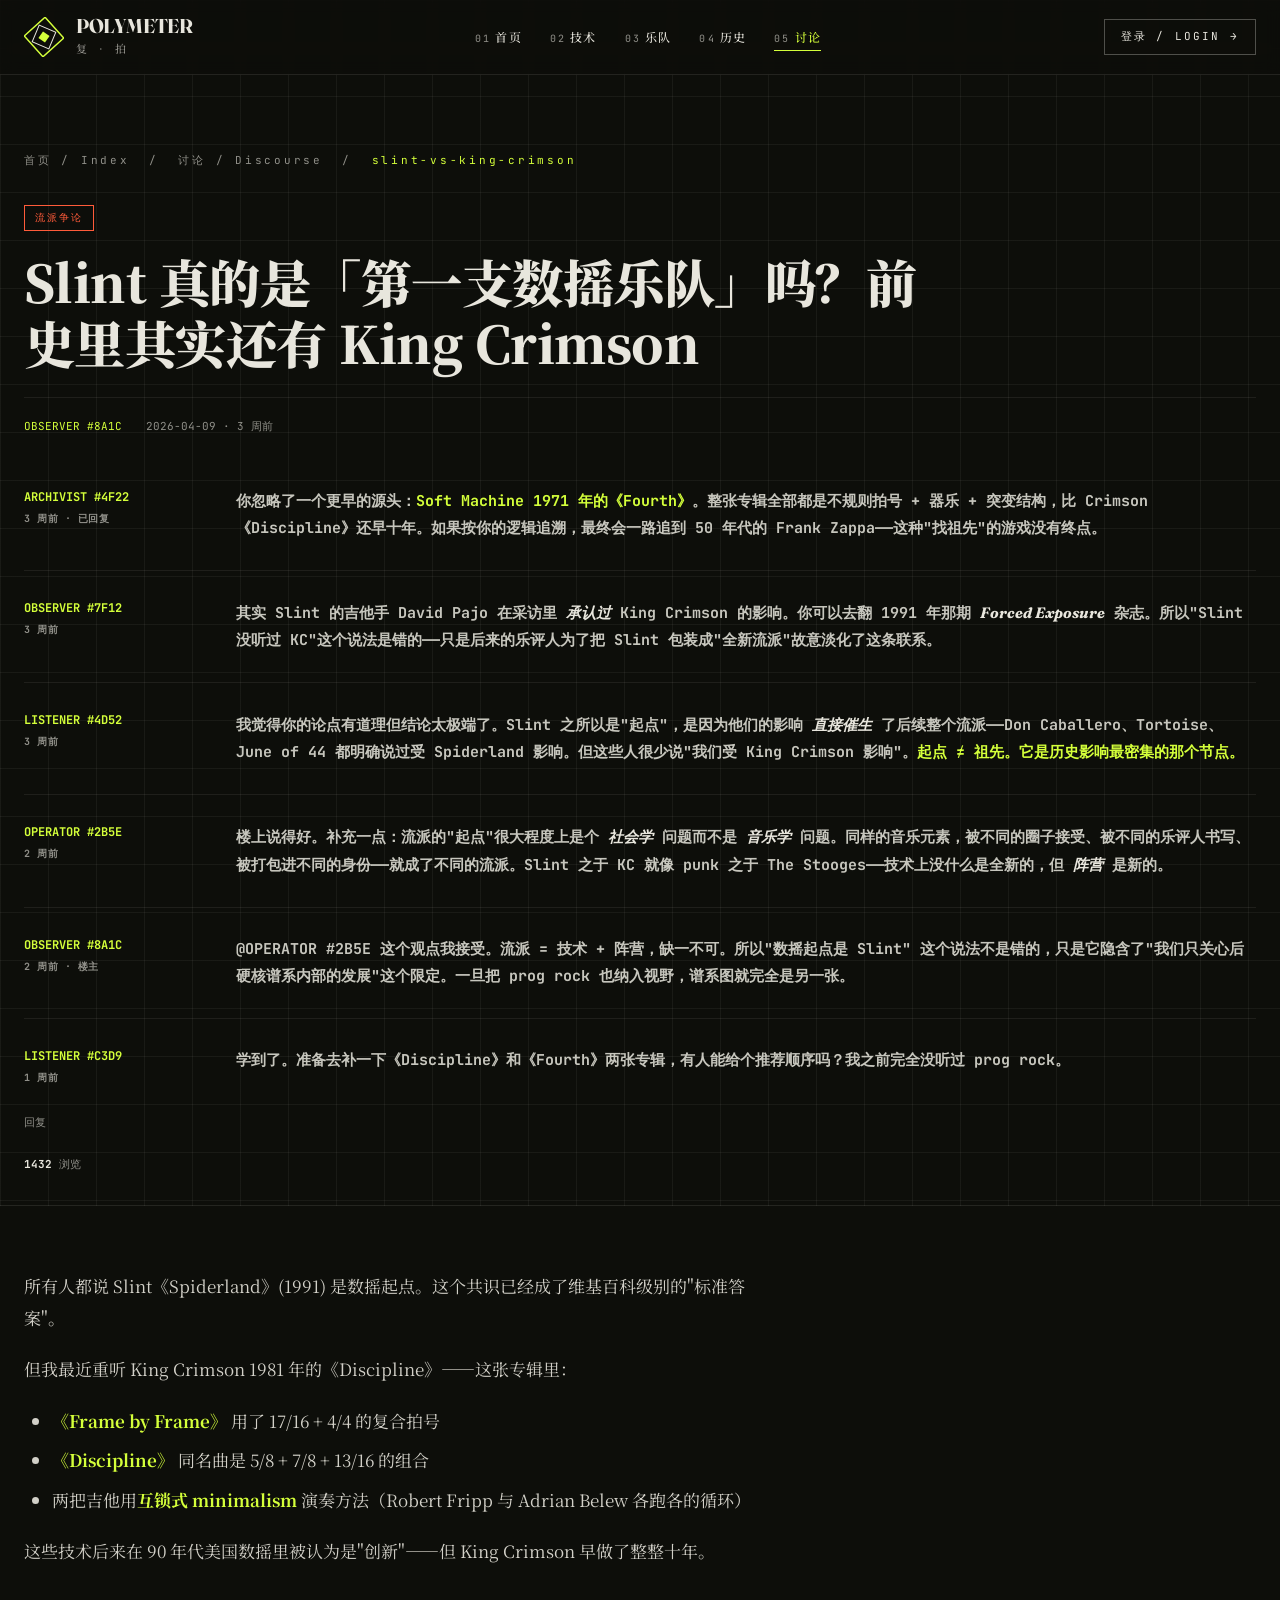
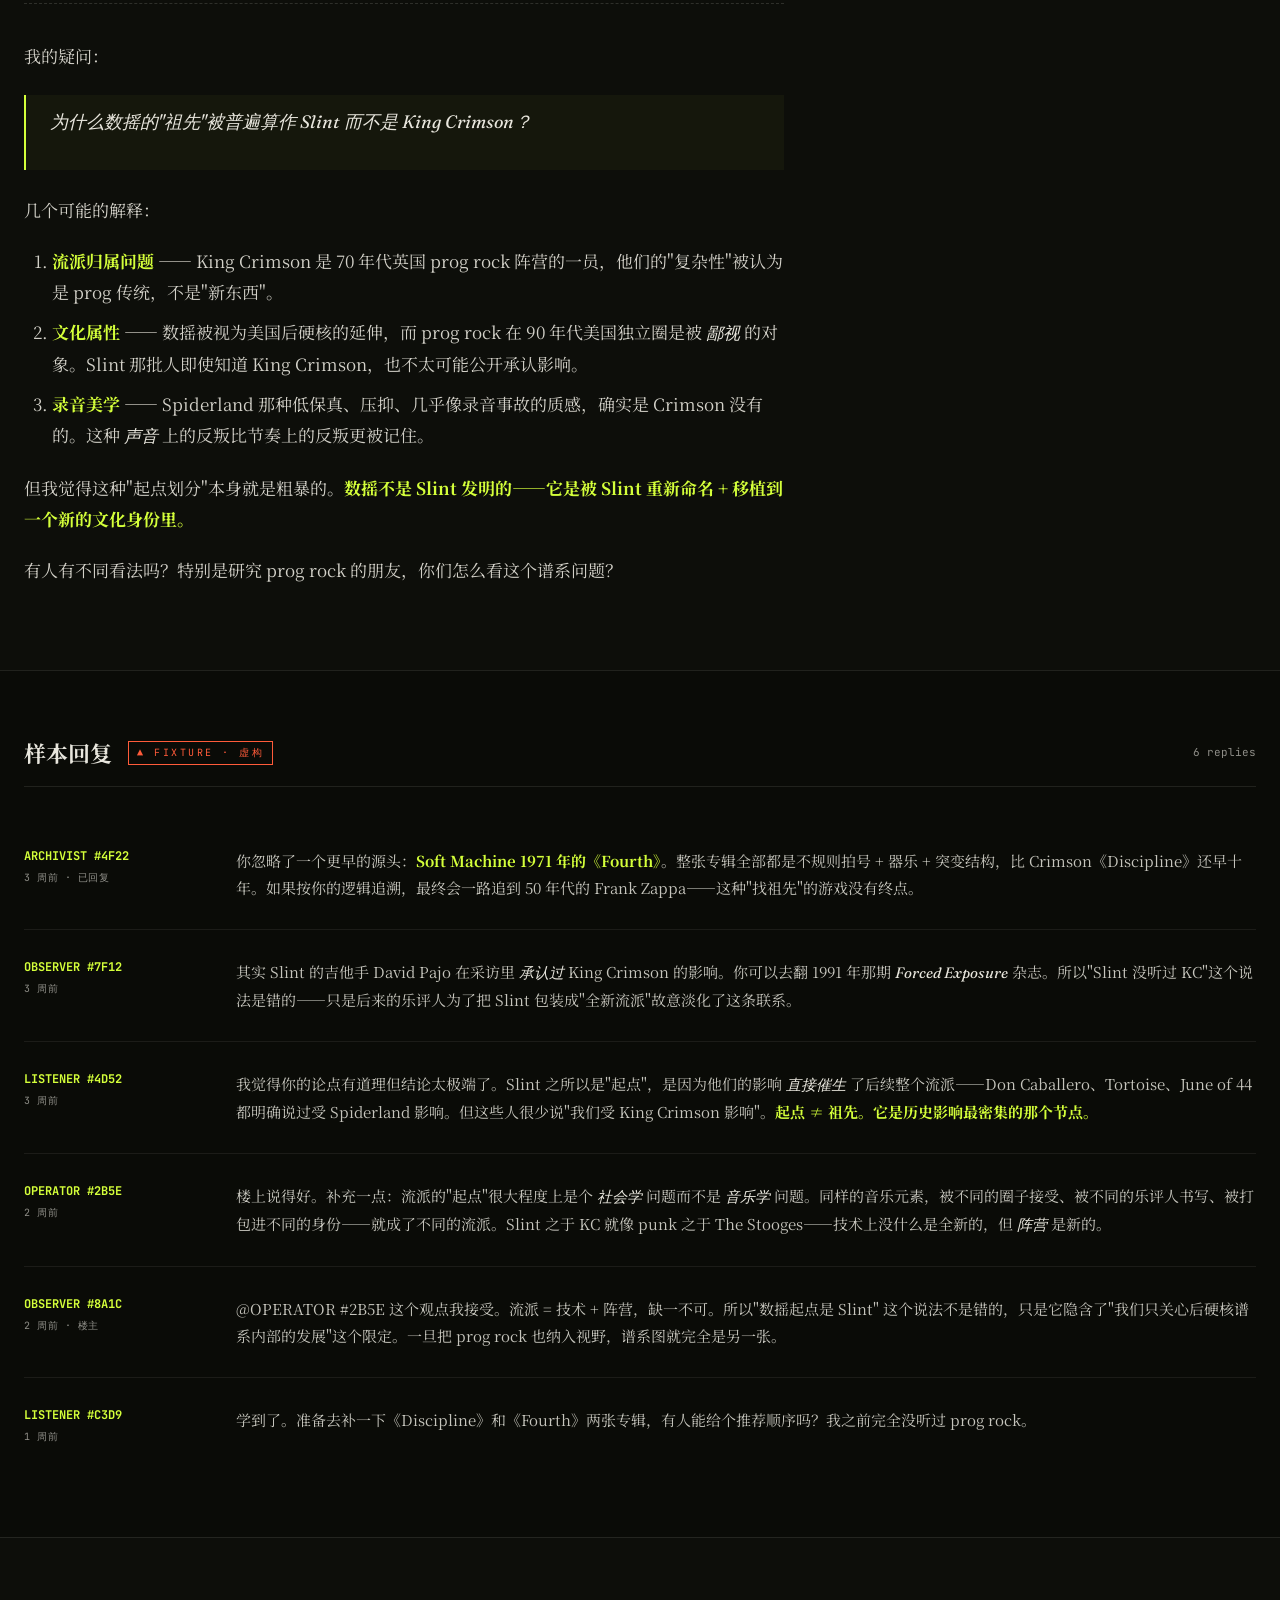
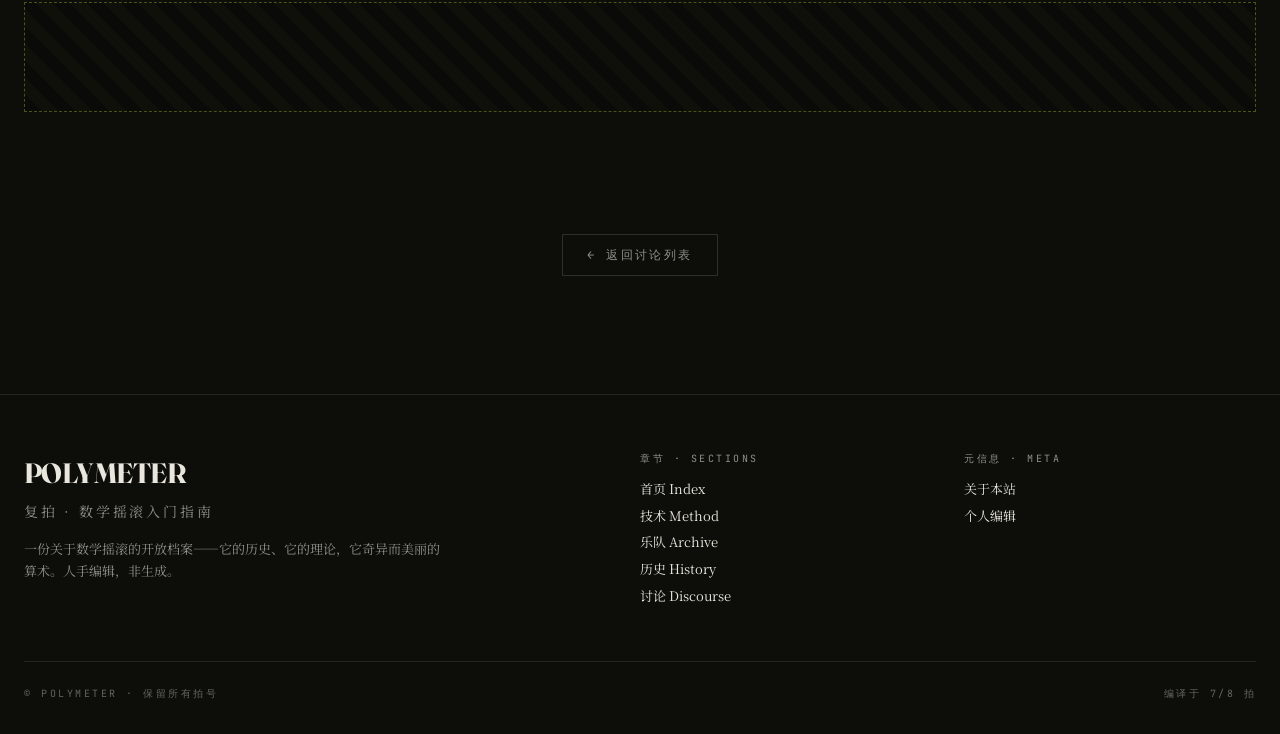
<file: discourse/slint-vs-king-crimson.html>
<!DOCTYPE html>
<html lang="zh-CN">
<head>
<meta charset="UTF-8">
<meta name="viewport" content="width=device-width, initial-scale=1.0">
<title>Slint 真的是「第一支数摇乐队」吗？前史里其实还有 King Crimson · 复拍 POLYMETER</title>
<link rel="stylesheet" href="../shared/style.css">
<style>
  .page-hero {
    padding: 152px 0 32px;
    border-bottom: 1px solid rgba(232, 230, 221, 0.1);
  }
  .page-hero .crumbs {
    font-family: 'JetBrains Mono', monospace;
    font-size: 11px;
    letter-spacing: 0.25em;
    color: var(--paper-dim);
    margin-bottom: 32px;
  }
  .page-hero .crumbs a:hover { color: var(--acid); }

  .thread-tag-pill {
    display: inline-block;
    padding: 4px 10px;
    border: 1px solid currentColor;
    font-family: 'JetBrains Mono', monospace;
    font-size: 10px;
    letter-spacing: 0.2em;
    text-transform: uppercase;
    margin-bottom: 20px;
  }
  .thread-tag-pill.tech     { color: #d4ff3a; }
  .thread-tag-pill.rec      { color: #67e8f9; }
  .thread-tag-pill.debate   { color: #ff5b3a; }
  .thread-tag-pill.share    { color: #f0abfc; }
  .thread-tag-pill.live     { color: #fcd34d; }
  .thread-tag-pill.archive  { color: #a3e635; }

  .thread-title {
    font-family: 'Noto Serif SC', serif;
    font-weight: 900;
    font-size: clamp(2rem, 4vw, 3.2rem);
    line-height: 1.2;
    letter-spacing: -0.01em;
    margin-bottom: 24px;
    max-width: 920px;
  }

  .thread-meta-bar {
    display: flex;
    flex-wrap: wrap;
    gap: 24px;
    align-items: center;
    padding-top: 20px;
    border-top: 1px solid rgba(232, 230, 221, 0.08);
    font-family: 'JetBrains Mono', monospace;
    font-size: 11px;
    color: var(--paper-dim);
  }
  .thread-meta-bar .author { color: var(--acid); }
  .thread-meta-bar .stat .num {
    color: var(--paper);
    font-weight: 700;
  }

  /* ========== 帖子正文 ========== */
  .thread-content-section {
    padding: 64px 0;
  }
  .thread-content {
    max-width: 760px;
    font-size: 17px;
    line-height: 1.85;
    color: rgba(232, 230, 221, 0.9);
  }
  .thread-content p { margin-bottom: 20px; }
  .thread-content h2 {
    font-family: 'Noto Serif SC', serif;
    font-weight: 700;
    font-size: 26px;
    line-height: 1.3;
    margin: 48px 0 16px;
    padding-bottom: 8px;
    border-bottom: 1px solid rgba(212, 255, 58, 0.2);
    color: var(--paper);
  }
  .thread-content h3 {
    font-family: 'Noto Serif SC', serif;
    font-weight: 700;
    font-size: 20px;
    margin: 32px 0 12px;
    color: var(--acid);
  }
  .thread-content strong { color: var(--acid); font-weight: 700; }
  .thread-content em {
    font-family: 'Fraunces', serif;
    font-style: italic;
    color: var(--paper);
  }
  .thread-content a {
    color: var(--acid);
    border-bottom: 1px solid rgba(212, 255, 58, 0.4);
    transition: border-color 0.2s;
  }
  .thread-content a:hover { border-bottom-color: var(--acid); }
  .thread-content ul, .thread-content ol {
    padding-left: 28px;
    margin-bottom: 20px;
  }
  .thread-content li { margin-bottom: 8px; }
  .thread-content blockquote {
    border-left: 2px solid var(--acid);
    padding: 12px 24px;
    margin: 24px 0;
    background: rgba(212, 255, 58, 0.04);
    color: var(--paper);
    font-family: 'Fraunces', serif;
    font-style: italic;
    font-size: 18px;
    line-height: 1.7;
  }
  .thread-content code {
    font-family: 'JetBrains Mono', monospace;
    font-size: 0.9em;
    padding: 2px 6px;
    background: rgba(232, 230, 221, 0.08);
    color: var(--acid);
    border-radius: 2px;
  }
  .thread-content pre {
    background: var(--ink-2);
    border: 1px solid rgba(232, 230, 221, 0.1);
    padding: 20px 24px;
    margin: 24px 0;
    overflow-x: auto;
    border-radius: 2px;
  }
  .thread-content pre code {
    background: transparent;
    padding: 0;
    font-size: 13px;
    line-height: 1.7;
    color: rgba(232, 230, 221, 0.85);
  }
  .thread-content table {
    width: 100%;
    margin: 24px 0;
    border-collapse: collapse;
    font-family: 'JetBrains Mono', monospace;
    font-size: 13px;
  }
  .thread-content table th,
  .thread-content table td {
    padding: 10px 16px;
    text-align: left;
    border-bottom: 1px solid rgba(232, 230, 221, 0.1);
  }
  .thread-content table th {
    color: var(--acid);
    text-transform: uppercase;
    letter-spacing: 0.15em;
    font-size: 11px;
  }
  .thread-content hr {
    border: 0;
    border-top: 1px dashed rgba(232, 230, 221, 0.15);
    margin: 36px 0;
  }

  /* ========== 样本回复 ========== */
  .replies-section {
    padding: 64px 0;
    border-top: 1px solid rgba(232, 230, 221, 0.1);
    background: var(--ink-2);
  }
  .replies-header {
    display: flex;
    align-items: center;
    gap: 16px;
    margin-bottom: 32px;
    padding-bottom: 16px;
    border-bottom: 1px solid rgba(232, 230, 221, 0.1);
  }
  .replies-header h2 {
    font-family: 'Noto Serif SC', serif;
    font-weight: 700;
    font-size: 22px;
  }
  .replies-header .badge {
    font-family: 'JetBrains Mono', monospace;
    font-size: 10px;
    letter-spacing: 0.25em;
    color: var(--signal);
    padding: 3px 8px;
    border: 1px solid var(--signal);
    text-transform: uppercase;
  }
  .replies-header .count {
    margin-left: auto;
    font-family: 'JetBrains Mono', monospace;
    font-size: 11px;
    color: var(--paper-dim);
  }

  .reply-list {
    display: flex;
    flex-direction: column;
    gap: 0;
  }
  .reply-item {
    padding: 28px 0;
    border-bottom: 1px solid rgba(232, 230, 221, 0.08);
    display: grid;
    grid-template-columns: 1fr;
    gap: 16px;
  }
  @media (min-width: 768px) {
    .reply-item { grid-template-columns: 180px 1fr; gap: 32px; }
  }
  .reply-item:last-child { border-bottom: 0; }
  .reply-meta {
    font-family: 'JetBrains Mono', monospace;
  }
  .reply-meta .author {
    color: var(--acid);
    font-size: 12px;
    font-weight: 700;
    margin-bottom: 4px;
  }
  .reply-meta .time {
    font-size: 10px;
    color: var(--paper-dim);
    letter-spacing: 0.05em;
  }
  .reply-body {
    font-size: 15px;
    line-height: 1.8;
    color: rgba(232, 230, 221, 0.85);
  }
  .reply-body p { margin-bottom: 12px; }
  .reply-body p:last-child { margin-bottom: 0; }
  .reply-body strong { color: var(--acid); }
  .reply-body em { font-family: 'Fraunces', serif; font-style: italic; color: var(--paper); }
  .reply-body code {
    font-family: 'JetBrains Mono', monospace;
    font-size: 0.9em;
    padding: 1px 5px;
    background: rgba(232, 230, 221, 0.08);
    color: var(--acid);
  }
  .reply-body blockquote {
    border-left: 2px solid var(--acid);
    padding: 8px 18px;
    margin: 12px 0;
    background: rgba(212, 255, 58, 0.04);
    font-family: 'Fraunces', serif;
    font-style: italic;
  }
  .reply-body ul, .reply-body ol { padding-left: 24px; }
  .reply-body li { margin-bottom: 6px; }

  /* ========== Cusdis 占位框 ========== */
  .comments-section {
    padding: 64px 0 96px;
    border-top: 1px solid rgba(232, 230, 221, 0.1);
  }
  .comments-placeholder {
    border: 1px dashed rgba(212, 255, 58, 0.3);
    background: rgba(0, 0, 0, 0.2);
    padding: 48px 32px;
    position: relative;
  }
  .comments-placeholder::before {
    content: '';
    position: absolute;
    top: 0; left: 0; right: 0; bottom: 0;
    background: repeating-linear-gradient(
      45deg,
      transparent,
      transparent 12px,
      rgba(212, 255, 58, 0.02) 12px,
      rgba(212, 255, 58, 0.02) 24px
    );
    pointer-events: none;
  }
  .comments-placeholder .ph-label {
    font-family: 'JetBrains Mono', monospace;
    font-size: 10px;
    letter-spacing: 0.3em;
    color: var(--signal);
    margin-bottom: 12px;
  }
  .comments-placeholder h3 {
    font-family: 'Noto Serif SC', serif;
    font-weight: 700;
    font-size: 22px;
    margin-bottom: 12px;
  }
  .comments-placeholder p {
    font-size: 14px;
    line-height: 1.8;
    color: rgba(232, 230, 221, 0.7);
    max-width: 580px;
  }
  .comments-placeholder p em { font-family: 'Fraunces', serif; font-style: italic; color: var(--paper); }

  /* ========== 返回导航 ========== */
  .back-nav {
    padding: 32px 0 64px;
    text-align: center;
  }
  .back-nav a {
    font-family: 'JetBrains Mono', monospace;
    font-size: 12px;
    letter-spacing: 0.2em;
    text-transform: uppercase;
    color: var(--paper-dim);
    transition: color 0.2s;
    padding: 12px 24px;
    border: 1px solid rgba(232, 230, 221, 0.15);
  }
  .back-nav a:hover {
    color: var(--acid);
    border-color: var(--acid);
  }
</style>
</head>
<body>

<section class="page-hero grid-bg">
  <div class="container">
    <div class="crumbs">
      <a href="../index.html">首页 / Index</a> &nbsp;/&nbsp;
      <a href="../discourse.html">讨论 / Discourse</a> &nbsp;/&nbsp;
      <span style="color: var(--acid);">slint-vs-king-crimson</span>
    </div>
    <span class="thread-tag-pill debate">流派争论</span>
    <h1 class="thread-title">Slint 真的是「第一支数摇乐队」吗？前史里其实还有 King Crimson</h1>
    <div class="thread-meta-bar">
      <span class="author">OBSERVER #8A1C</span>
      <span>2026-04-09 · 3 周前</span>
      <span class="stat"><span class="num">      <div class="reply-item">
        <div class="reply-meta">
          <div class="author">ARCHIVIST #4F22</div>
          <div class="time">3 周前 · 已回复</div>
        </div>
        <div class="reply-body"><p>你忽略了一个更早的源头：<strong>Soft Machine 1971 年的《Fourth》</strong>。整张专辑全部都是不规则拍号 + 器乐 + 突变结构，比 Crimson《Discipline》还早十年。如果按你的逻辑追溯，最终会一路追到 50 年代的 Frank Zappa——这种"找祖先"的游戏没有终点。</p></div>
      </div>
      <div class="reply-item">
        <div class="reply-meta">
          <div class="author">OBSERVER #7F12</div>
          <div class="time">3 周前</div>
        </div>
        <div class="reply-body"><p>其实 Slint 的吉他手 David Pajo 在采访里 <em>承认过</em> King Crimson 的影响。你可以去翻 1991 年那期 <em>Forced Exposure</em> 杂志。所以"Slint 没听过 KC"这个说法是错的——只是后来的乐评人为了把 Slint 包装成"全新流派"故意淡化了这条联系。</p></div>
      </div>
      <div class="reply-item">
        <div class="reply-meta">
          <div class="author">LISTENER #4D52</div>
          <div class="time">3 周前</div>
        </div>
        <div class="reply-body"><p>我觉得你的论点有道理但结论太极端了。Slint 之所以是"起点"，是因为他们的影响 <em>直接催生</em> 了后续整个流派——Don Caballero、Tortoise、June of 44 都明确说过受 Spiderland 影响。但这些人很少说"我们受 King Crimson 影响"。<strong>起点 ≠ 祖先。它是历史影响最密集的那个节点。</strong></p></div>
      </div>
      <div class="reply-item">
        <div class="reply-meta">
          <div class="author">OPERATOR #2B5E</div>
          <div class="time">2 周前</div>
        </div>
        <div class="reply-body"><p>楼上说得好。补充一点：流派的"起点"很大程度上是个 <em>社会学</em> 问题而不是 <em>音乐学</em> 问题。同样的音乐元素，被不同的圈子接受、被不同的乐评人书写、被打包进不同的身份——就成了不同的流派。Slint 之于 KC 就像 punk 之于 The Stooges——技术上没什么是全新的，但 <em>阵营</em> 是新的。</p></div>
      </div>
      <div class="reply-item">
        <div class="reply-meta">
          <div class="author">OBSERVER #8A1C</div>
          <div class="time">2 周前 · 楼主</div>
        </div>
        <div class="reply-body"><p>@OPERATOR #2B5E 这个观点我接受。流派 = 技术 + 阵营，缺一不可。所以"数摇起点是 Slint" 这个说法不是错的，只是它隐含了"我们只关心后硬核谱系内部的发展"这个限定。一旦把 prog rock 也纳入视野，谱系图就完全是另一张。</p></div>
      </div>
      <div class="reply-item">
        <div class="reply-meta">
          <div class="author">LISTENER #C3D9</div>
          <div class="time">1 周前</div>
        </div>
        <div class="reply-body"><p>学到了。准备去补一下《Discipline》和《Fourth》两张专辑，有人能给个推荐顺序吗？我之前完全没听过 prog rock。</p></div>
      </div></span> 回复</span>
      <span class="stat"><span class="num">1432</span> 浏览</span>
    </div>
  </div>
</section>

<section class="thread-content-section">
  <div class="container">
    <article class="thread-content">
<p>所有人都说 Slint《Spiderland》(1991) 是数摇起点。这个共识已经成了维基百科级别的"标准答案"。</p>
<p>但我最近重听 King Crimson 1981 年的《Discipline》——这张专辑里：</p>
<ul>
<li><strong>《Frame by Frame》</strong> 用了 17/16 + 4/4 的复合拍号</li>
<li><strong>《Discipline》</strong> 同名曲是 5/8 + 7/8 + 13/16 的组合</li>
<li>两把吉他用<strong>互锁式 minimalism</strong> 演奏方法（Robert Fripp 与 Adrian Belew 各跑各的循环）</li>
</ul>
<p>这些技术后来在 90 年代美国数摇里被认为是"创新"——但 King Crimson 早做了整整十年。</p>
<hr />
<p>我的疑问：</p>
<blockquote>
<p>为什么数摇的"祖先"被普遍算作 Slint 而不是 King Crimson？</p>
</blockquote>
<p>几个可能的解释：</p>
<ol>
<li><strong>流派归属问题</strong> —— King Crimson 是 70 年代英国 prog rock 阵营的一员，他们的"复杂性"被认为是 prog 传统，不是"新东西"。</li>
<li><strong>文化属性</strong> —— 数摇被视为美国后硬核的延伸，而 prog rock 在 90 年代美国独立圈是被 <em>鄙视</em> 的对象。Slint 那批人即使知道 King Crimson，也不太可能公开承认影响。</li>
<li><strong>录音美学</strong> —— Spiderland 那种低保真、压抑、几乎像录音事故的质感，确实是 Crimson 没有的。这种 <em>声音</em> 上的反叛比节奏上的反叛更被记住。</li>
</ol>
<p>但我觉得这种"起点划分"本身就是粗暴的。<strong>数摇不是 Slint 发明的——它是被 Slint 重新命名 + 移植到一个新的文化身份里。</strong></p>
<p>有人有不同看法吗？特别是研究 prog rock 的朋友，你们怎么看这个谱系问题？</p>
    </article>
  </div>
</section>

<section class="replies-section">
  <div class="container">
    <div class="replies-header">
      <h2>样本回复</h2>
      <span class="badge">▲ FIXTURE · 虚构</span>
      <span class="count">6 replies</span>
    </div>
    <div class="reply-list">
      <div class="reply-item">
        <div class="reply-meta">
          <div class="author">ARCHIVIST #4F22</div>
          <div class="time">3 周前 · 已回复</div>
        </div>
        <div class="reply-body"><p>你忽略了一个更早的源头：<strong>Soft Machine 1971 年的《Fourth》</strong>。整张专辑全部都是不规则拍号 + 器乐 + 突变结构，比 Crimson《Discipline》还早十年。如果按你的逻辑追溯，最终会一路追到 50 年代的 Frank Zappa——这种"找祖先"的游戏没有终点。</p></div>
      </div>
      <div class="reply-item">
        <div class="reply-meta">
          <div class="author">OBSERVER #7F12</div>
          <div class="time">3 周前</div>
        </div>
        <div class="reply-body"><p>其实 Slint 的吉他手 David Pajo 在采访里 <em>承认过</em> King Crimson 的影响。你可以去翻 1991 年那期 <em>Forced Exposure</em> 杂志。所以"Slint 没听过 KC"这个说法是错的——只是后来的乐评人为了把 Slint 包装成"全新流派"故意淡化了这条联系。</p></div>
      </div>
      <div class="reply-item">
        <div class="reply-meta">
          <div class="author">LISTENER #4D52</div>
          <div class="time">3 周前</div>
        </div>
        <div class="reply-body"><p>我觉得你的论点有道理但结论太极端了。Slint 之所以是"起点"，是因为他们的影响 <em>直接催生</em> 了后续整个流派——Don Caballero、Tortoise、June of 44 都明确说过受 Spiderland 影响。但这些人很少说"我们受 King Crimson 影响"。<strong>起点 ≠ 祖先。它是历史影响最密集的那个节点。</strong></p></div>
      </div>
      <div class="reply-item">
        <div class="reply-meta">
          <div class="author">OPERATOR #2B5E</div>
          <div class="time">2 周前</div>
        </div>
        <div class="reply-body"><p>楼上说得好。补充一点：流派的"起点"很大程度上是个 <em>社会学</em> 问题而不是 <em>音乐学</em> 问题。同样的音乐元素，被不同的圈子接受、被不同的乐评人书写、被打包进不同的身份——就成了不同的流派。Slint 之于 KC 就像 punk 之于 The Stooges——技术上没什么是全新的，但 <em>阵营</em> 是新的。</p></div>
      </div>
      <div class="reply-item">
        <div class="reply-meta">
          <div class="author">OBSERVER #8A1C</div>
          <div class="time">2 周前 · 楼主</div>
        </div>
        <div class="reply-body"><p>@OPERATOR #2B5E 这个观点我接受。流派 = 技术 + 阵营，缺一不可。所以"数摇起点是 Slint" 这个说法不是错的，只是它隐含了"我们只关心后硬核谱系内部的发展"这个限定。一旦把 prog rock 也纳入视野，谱系图就完全是另一张。</p></div>
      </div>
      <div class="reply-item">
        <div class="reply-meta">
          <div class="author">LISTENER #C3D9</div>
          <div class="time">1 周前</div>
        </div>
        <div class="reply-body"><p>学到了。准备去补一下《Discipline》和《Fourth》两张专辑，有人能给个推荐顺序吗？我之前完全没听过 prog rock。</p></div>
      </div>
    </div>
  </div>
</section>

<section class="comments-section">
  <div class="container">
    <div class="comments-placeholder">
      <div class="ph-label">
      </p>

      <!--
        ====================================================================
        FUTURE INTEGRATION · 未来部署 Cusdis 时的接入指南
        ====================================================================

        步骤 1: fork https://github.com/djyde/cusdis 部署到 Vercel
        步骤 2: 配置 Vercel Postgres 数据库
        步骤 3: 拿到你的 host URL 和 app_id
        步骤 4: 把下面这段代码取消注释、替换占位符即可

        <div id="cusdis_thread"
             data-host="https://你的cusdis域名.vercel.app"
             data-app-id="你的-app-id-uuid"
             data-page-id="thread-001"
             data-page-url="https://你的网站域名/discourse/slint-vs-king-crimson.html"
             data-page-title="Slint 真的是「第一支数摇乐队」吗？前史里其实还有 King Crimson">
        </div>
        <script async defer src="https://你的cusdis域名.vercel.app/js/cusdis.es.js"></script>

        ====================================================================
      -->
    </div>
  </div>
</section>

<section class="back-nav">
  <div class="container">
    <a href="../discourse.html">← 返回讨论列表</a>
  </div>
</section>

<script src="../shared/core.js"></script>
<script>
  initPage('discourse.html');
</script>

</body>
</html>
</file>
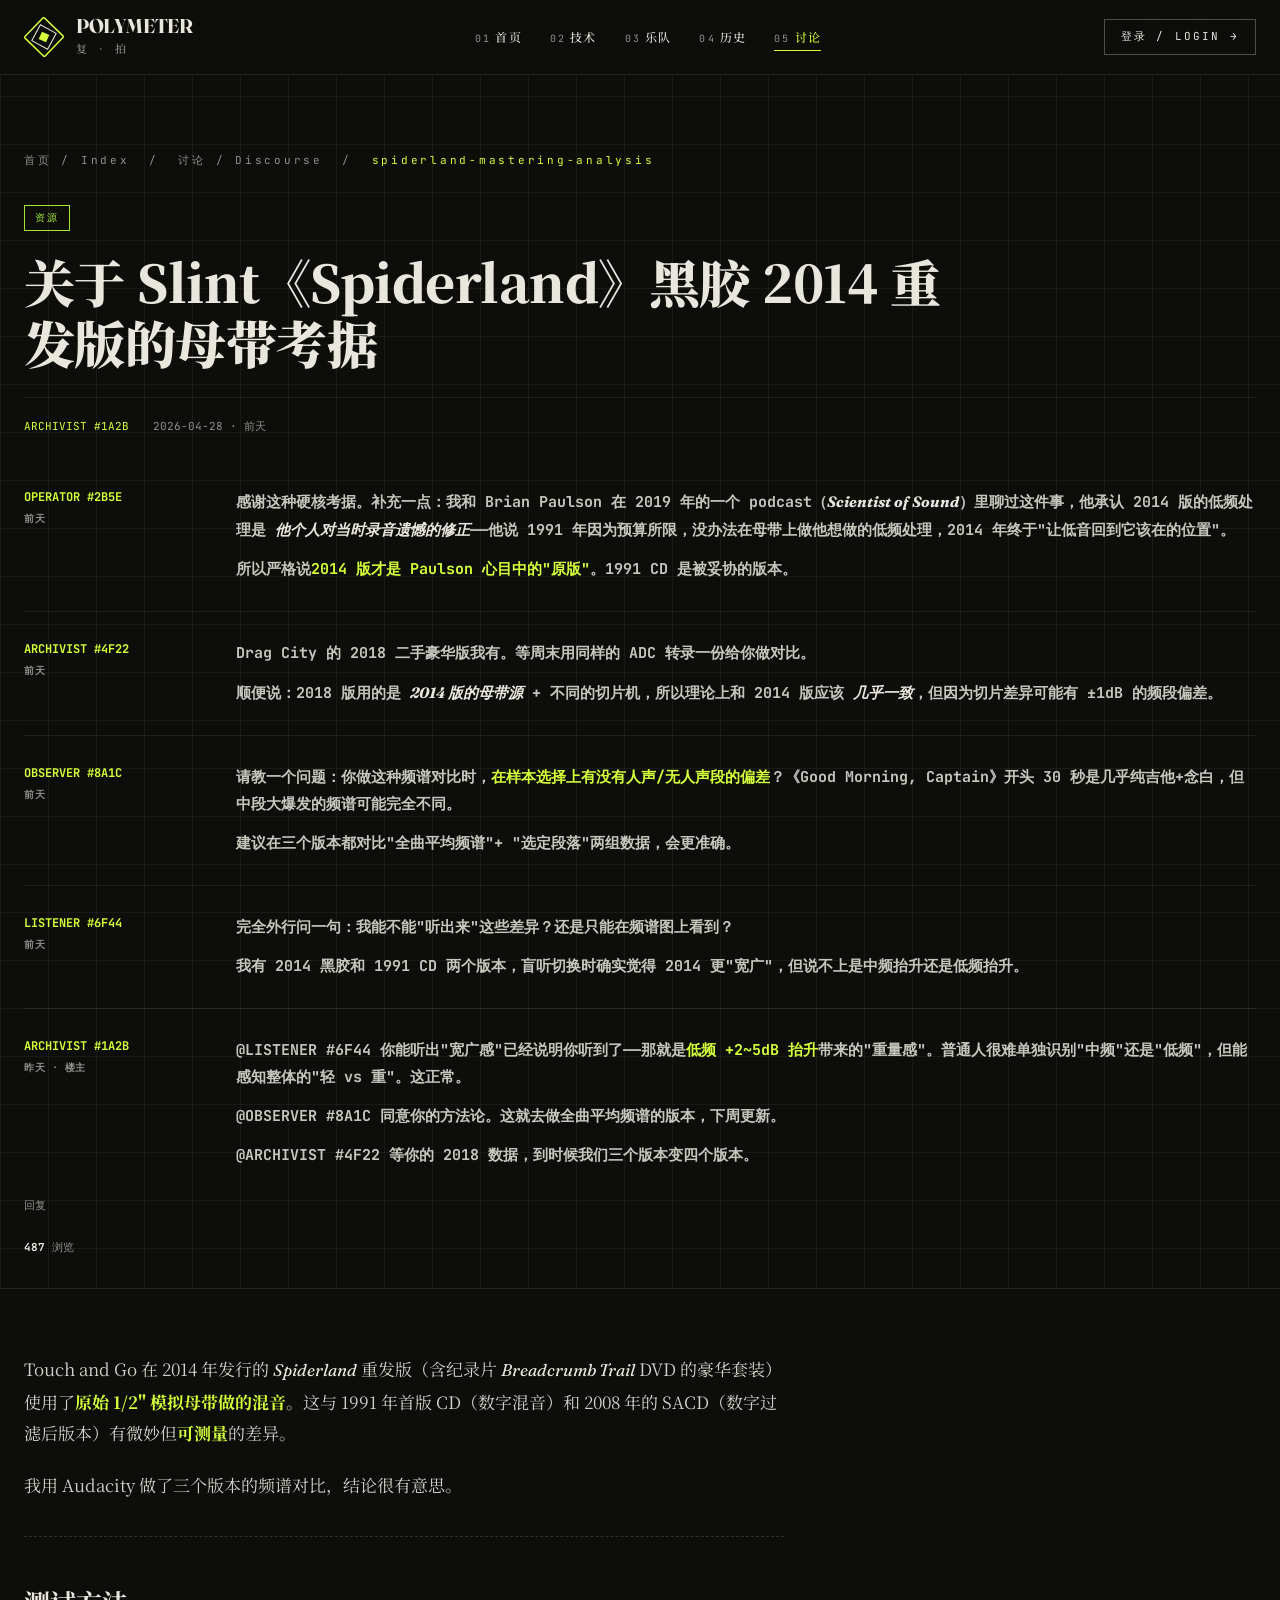
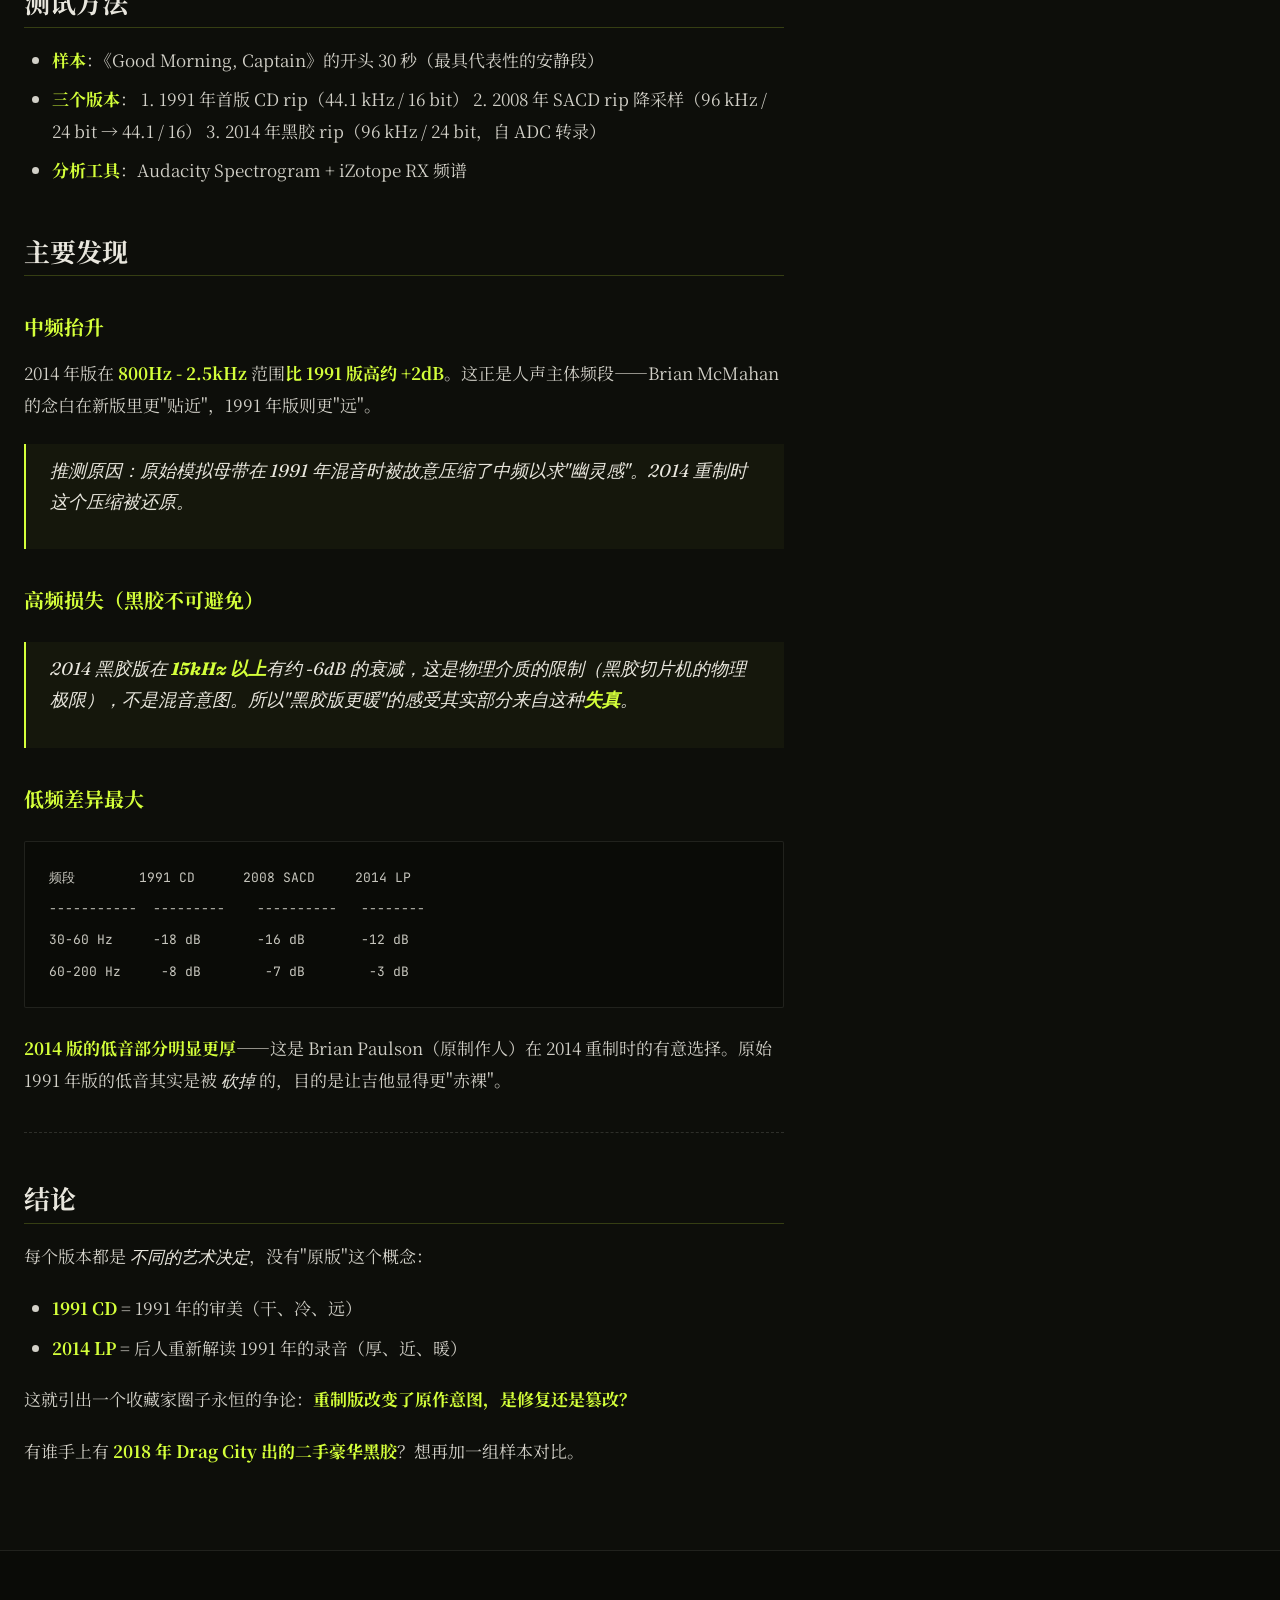
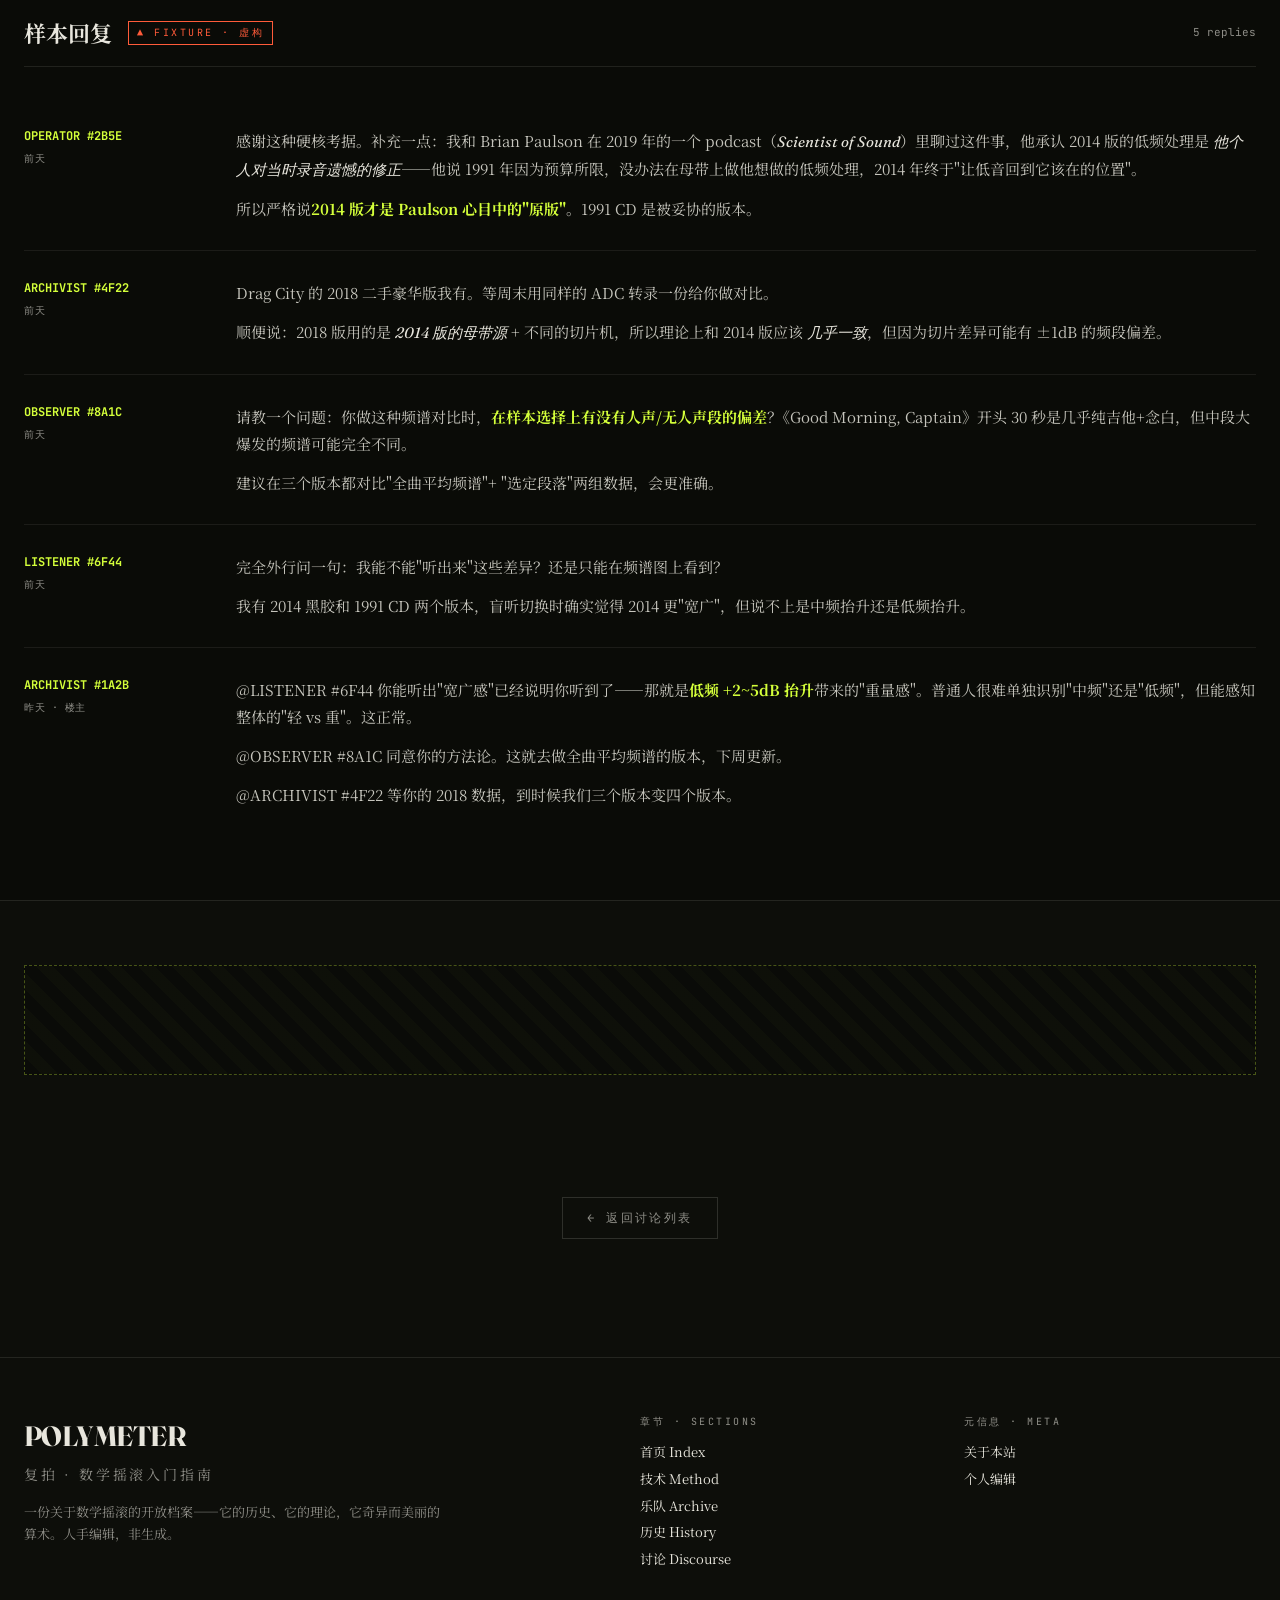
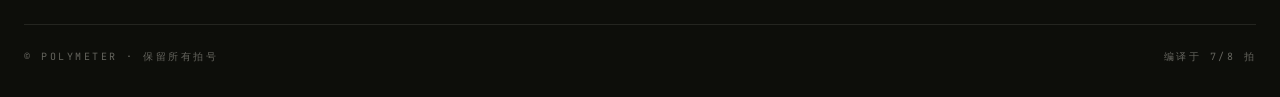
<file: discourse/spiderland-mastering-analysis.html>
<!DOCTYPE html>
<html lang="zh-CN">
<head>
<meta charset="UTF-8">
<meta name="viewport" content="width=device-width, initial-scale=1.0">
<title>关于 Slint《Spiderland》黑胶 2014 重发版的母带考据 · 复拍 POLYMETER</title>
<link rel="stylesheet" href="../shared/style.css">
<style>
  .page-hero {
    padding: 152px 0 32px;
    border-bottom: 1px solid rgba(232, 230, 221, 0.1);
  }
  .page-hero .crumbs {
    font-family: 'JetBrains Mono', monospace;
    font-size: 11px;
    letter-spacing: 0.25em;
    color: var(--paper-dim);
    margin-bottom: 32px;
  }
  .page-hero .crumbs a:hover { color: var(--acid); }

  .thread-tag-pill {
    display: inline-block;
    padding: 4px 10px;
    border: 1px solid currentColor;
    font-family: 'JetBrains Mono', monospace;
    font-size: 10px;
    letter-spacing: 0.2em;
    text-transform: uppercase;
    margin-bottom: 20px;
  }
  .thread-tag-pill.tech     { color: #d4ff3a; }
  .thread-tag-pill.rec      { color: #67e8f9; }
  .thread-tag-pill.debate   { color: #ff5b3a; }
  .thread-tag-pill.share    { color: #f0abfc; }
  .thread-tag-pill.live     { color: #fcd34d; }
  .thread-tag-pill.archive  { color: #a3e635; }

  .thread-title {
    font-family: 'Noto Serif SC', serif;
    font-weight: 900;
    font-size: clamp(2rem, 4vw, 3.2rem);
    line-height: 1.2;
    letter-spacing: -0.01em;
    margin-bottom: 24px;
    max-width: 920px;
  }

  .thread-meta-bar {
    display: flex;
    flex-wrap: wrap;
    gap: 24px;
    align-items: center;
    padding-top: 20px;
    border-top: 1px solid rgba(232, 230, 221, 0.08);
    font-family: 'JetBrains Mono', monospace;
    font-size: 11px;
    color: var(--paper-dim);
  }
  .thread-meta-bar .author { color: var(--acid); }
  .thread-meta-bar .stat .num {
    color: var(--paper);
    font-weight: 700;
  }

  /* ========== 帖子正文 ========== */
  .thread-content-section {
    padding: 64px 0;
  }
  .thread-content {
    max-width: 760px;
    font-size: 17px;
    line-height: 1.85;
    color: rgba(232, 230, 221, 0.9);
  }
  .thread-content p { margin-bottom: 20px; }
  .thread-content h2 {
    font-family: 'Noto Serif SC', serif;
    font-weight: 700;
    font-size: 26px;
    line-height: 1.3;
    margin: 48px 0 16px;
    padding-bottom: 8px;
    border-bottom: 1px solid rgba(212, 255, 58, 0.2);
    color: var(--paper);
  }
  .thread-content h3 {
    font-family: 'Noto Serif SC', serif;
    font-weight: 700;
    font-size: 20px;
    margin: 32px 0 12px;
    color: var(--acid);
  }
  .thread-content strong { color: var(--acid); font-weight: 700; }
  .thread-content em {
    font-family: 'Fraunces', serif;
    font-style: italic;
    color: var(--paper);
  }
  .thread-content a {
    color: var(--acid);
    border-bottom: 1px solid rgba(212, 255, 58, 0.4);
    transition: border-color 0.2s;
  }
  .thread-content a:hover { border-bottom-color: var(--acid); }
  .thread-content ul, .thread-content ol {
    padding-left: 28px;
    margin-bottom: 20px;
  }
  .thread-content li { margin-bottom: 8px; }
  .thread-content blockquote {
    border-left: 2px solid var(--acid);
    padding: 12px 24px;
    margin: 24px 0;
    background: rgba(212, 255, 58, 0.04);
    color: var(--paper);
    font-family: 'Fraunces', serif;
    font-style: italic;
    font-size: 18px;
    line-height: 1.7;
  }
  .thread-content code {
    font-family: 'JetBrains Mono', monospace;
    font-size: 0.9em;
    padding: 2px 6px;
    background: rgba(232, 230, 221, 0.08);
    color: var(--acid);
    border-radius: 2px;
  }
  .thread-content pre {
    background: var(--ink-2);
    border: 1px solid rgba(232, 230, 221, 0.1);
    padding: 20px 24px;
    margin: 24px 0;
    overflow-x: auto;
    border-radius: 2px;
  }
  .thread-content pre code {
    background: transparent;
    padding: 0;
    font-size: 13px;
    line-height: 1.7;
    color: rgba(232, 230, 221, 0.85);
  }
  .thread-content table {
    width: 100%;
    margin: 24px 0;
    border-collapse: collapse;
    font-family: 'JetBrains Mono', monospace;
    font-size: 13px;
  }
  .thread-content table th,
  .thread-content table td {
    padding: 10px 16px;
    text-align: left;
    border-bottom: 1px solid rgba(232, 230, 221, 0.1);
  }
  .thread-content table th {
    color: var(--acid);
    text-transform: uppercase;
    letter-spacing: 0.15em;
    font-size: 11px;
  }
  .thread-content hr {
    border: 0;
    border-top: 1px dashed rgba(232, 230, 221, 0.15);
    margin: 36px 0;
  }

  /* ========== 样本回复 ========== */
  .replies-section {
    padding: 64px 0;
    border-top: 1px solid rgba(232, 230, 221, 0.1);
    background: var(--ink-2);
  }
  .replies-header {
    display: flex;
    align-items: center;
    gap: 16px;
    margin-bottom: 32px;
    padding-bottom: 16px;
    border-bottom: 1px solid rgba(232, 230, 221, 0.1);
  }
  .replies-header h2 {
    font-family: 'Noto Serif SC', serif;
    font-weight: 700;
    font-size: 22px;
  }
  .replies-header .badge {
    font-family: 'JetBrains Mono', monospace;
    font-size: 10px;
    letter-spacing: 0.25em;
    color: var(--signal);
    padding: 3px 8px;
    border: 1px solid var(--signal);
    text-transform: uppercase;
  }
  .replies-header .count {
    margin-left: auto;
    font-family: 'JetBrains Mono', monospace;
    font-size: 11px;
    color: var(--paper-dim);
  }

  .reply-list {
    display: flex;
    flex-direction: column;
    gap: 0;
  }
  .reply-item {
    padding: 28px 0;
    border-bottom: 1px solid rgba(232, 230, 221, 0.08);
    display: grid;
    grid-template-columns: 1fr;
    gap: 16px;
  }
  @media (min-width: 768px) {
    .reply-item { grid-template-columns: 180px 1fr; gap: 32px; }
  }
  .reply-item:last-child { border-bottom: 0; }
  .reply-meta {
    font-family: 'JetBrains Mono', monospace;
  }
  .reply-meta .author {
    color: var(--acid);
    font-size: 12px;
    font-weight: 700;
    margin-bottom: 4px;
  }
  .reply-meta .time {
    font-size: 10px;
    color: var(--paper-dim);
    letter-spacing: 0.05em;
  }
  .reply-body {
    font-size: 15px;
    line-height: 1.8;
    color: rgba(232, 230, 221, 0.85);
  }
  .reply-body p { margin-bottom: 12px; }
  .reply-body p:last-child { margin-bottom: 0; }
  .reply-body strong { color: var(--acid); }
  .reply-body em { font-family: 'Fraunces', serif; font-style: italic; color: var(--paper); }
  .reply-body code {
    font-family: 'JetBrains Mono', monospace;
    font-size: 0.9em;
    padding: 1px 5px;
    background: rgba(232, 230, 221, 0.08);
    color: var(--acid);
  }
  .reply-body blockquote {
    border-left: 2px solid var(--acid);
    padding: 8px 18px;
    margin: 12px 0;
    background: rgba(212, 255, 58, 0.04);
    font-family: 'Fraunces', serif;
    font-style: italic;
  }
  .reply-body ul, .reply-body ol { padding-left: 24px; }
  .reply-body li { margin-bottom: 6px; }

  /* ========== Cusdis 占位框 ========== */
  .comments-section {
    padding: 64px 0 96px;
    border-top: 1px solid rgba(232, 230, 221, 0.1);
  }
  .comments-placeholder {
    border: 1px dashed rgba(212, 255, 58, 0.3);
    background: rgba(0, 0, 0, 0.2);
    padding: 48px 32px;
    position: relative;
  }
  .comments-placeholder::before {
    content: '';
    position: absolute;
    top: 0; left: 0; right: 0; bottom: 0;
    background: repeating-linear-gradient(
      45deg,
      transparent,
      transparent 12px,
      rgba(212, 255, 58, 0.02) 12px,
      rgba(212, 255, 58, 0.02) 24px
    );
    pointer-events: none;
  }
  .comments-placeholder .ph-label {
    font-family: 'JetBrains Mono', monospace;
    font-size: 10px;
    letter-spacing: 0.3em;
    color: var(--signal);
    margin-bottom: 12px;
  }
  .comments-placeholder h3 {
    font-family: 'Noto Serif SC', serif;
    font-weight: 700;
    font-size: 22px;
    margin-bottom: 12px;
  }
  .comments-placeholder p {
    font-size: 14px;
    line-height: 1.8;
    color: rgba(232, 230, 221, 0.7);
    max-width: 580px;
  }
  .comments-placeholder p em { font-family: 'Fraunces', serif; font-style: italic; color: var(--paper); }

  /* ========== 返回导航 ========== */
  .back-nav {
    padding: 32px 0 64px;
    text-align: center;
  }
  .back-nav a {
    font-family: 'JetBrains Mono', monospace;
    font-size: 12px;
    letter-spacing: 0.2em;
    text-transform: uppercase;
    color: var(--paper-dim);
    transition: color 0.2s;
    padding: 12px 24px;
    border: 1px solid rgba(232, 230, 221, 0.15);
  }
  .back-nav a:hover {
    color: var(--acid);
    border-color: var(--acid);
  }
</style>
</head>
<body>

<section class="page-hero grid-bg">
  <div class="container">
    <div class="crumbs">
      <a href="../index.html">首页 / Index</a> &nbsp;/&nbsp;
      <a href="../discourse.html">讨论 / Discourse</a> &nbsp;/&nbsp;
      <span style="color: var(--acid);">spiderland-mastering-analysis</span>
    </div>
    <span class="thread-tag-pill archive">资源</span>
    <h1 class="thread-title">关于 Slint《Spiderland》黑胶 2014 重发版的母带考据</h1>
    <div class="thread-meta-bar">
      <span class="author">ARCHIVIST #1A2B</span>
      <span>2026-04-28 · 前天</span>
      <span class="stat"><span class="num">      <div class="reply-item">
        <div class="reply-meta">
          <div class="author">OPERATOR #2B5E</div>
          <div class="time">前天</div>
        </div>
        <div class="reply-body"><p>感谢这种硬核考据。补充一点：我和 Brian Paulson 在 2019 年的一个 podcast（<em>Scientist of Sound</em>）里聊过这件事，他承认 2014 版的低频处理是 <em>他个人对当时录音遗憾的修正</em>——他说 1991 年因为预算所限，没办法在母带上做他想做的低频处理，2014 年终于"让低音回到它该在的位置"。</p>
<p>所以严格说<strong>2014 版才是 Paulson 心目中的"原版"</strong>。1991 CD 是被妥协的版本。</p></div>
      </div>
      <div class="reply-item">
        <div class="reply-meta">
          <div class="author">ARCHIVIST #4F22</div>
          <div class="time">前天</div>
        </div>
        <div class="reply-body"><p>Drag City 的 2018 二手豪华版我有。等周末用同样的 ADC 转录一份给你做对比。</p>
<p>顺便说：2018 版用的是 <em>2014 版的母带源</em> + 不同的切片机，所以理论上和 2014 版应该 <em>几乎一致</em>，但因为切片差异可能有 ±1dB 的频段偏差。</p></div>
      </div>
      <div class="reply-item">
        <div class="reply-meta">
          <div class="author">OBSERVER #8A1C</div>
          <div class="time">前天</div>
        </div>
        <div class="reply-body"><p>请教一个问题：你做这种频谱对比时，<strong>在样本选择上有没有人声/无人声段的偏差</strong>？《Good Morning, Captain》开头 30 秒是几乎纯吉他+念白，但中段大爆发的频谱可能完全不同。</p>
<p>建议在三个版本都对比"全曲平均频谱"+ "选定段落"两组数据，会更准确。</p></div>
      </div>
      <div class="reply-item">
        <div class="reply-meta">
          <div class="author">LISTENER #6F44</div>
          <div class="time">前天</div>
        </div>
        <div class="reply-body"><p>完全外行问一句：我能不能"听出来"这些差异？还是只能在频谱图上看到？</p>
<p>我有 2014 黑胶和 1991 CD 两个版本，盲听切换时确实觉得 2014 更"宽广"，但说不上是中频抬升还是低频抬升。</p></div>
      </div>
      <div class="reply-item">
        <div class="reply-meta">
          <div class="author">ARCHIVIST #1A2B</div>
          <div class="time">昨天 · 楼主</div>
        </div>
        <div class="reply-body"><p>@LISTENER #6F44 你能听出"宽广感"已经说明你听到了——那就是<strong>低频 +2~5dB 抬升</strong>带来的"重量感"。普通人很难单独识别"中频"还是"低频"，但能感知整体的"轻 vs 重"。这正常。</p>
<p>@OBSERVER #8A1C 同意你的方法论。这就去做全曲平均频谱的版本，下周更新。</p>
<p>@ARCHIVIST #4F22 等你的 2018 数据，到时候我们三个版本变四个版本。</p></div>
      </div></span> 回复</span>
      <span class="stat"><span class="num">487</span> 浏览</span>
    </div>
  </div>
</section>

<section class="thread-content-section">
  <div class="container">
    <article class="thread-content">
<p>Touch and Go 在 2014 年发行的 <em>Spiderland</em> 重发版（含纪录片 <em>Breadcrumb Trail</em> DVD 的豪华套装）使用了<strong>原始 1/2" 模拟母带做的混音</strong>。这与 1991 年首版 CD（数字混音）和 2008 年的 SACD（数字过滤后版本）有微妙但<strong>可测量</strong>的差异。</p>
<p>我用 Audacity 做了三个版本的频谱对比，结论很有意思。</p>
<hr />
<h2>测试方法</h2>
<ul>
<li><strong>样本</strong>：《Good Morning, Captain》的开头 30 秒（最具代表性的安静段）</li>
<li><strong>三个版本</strong>：
  1. 1991 年首版 CD rip（44.1 kHz / 16 bit）
  2. 2008 年 SACD rip 降采样（96 kHz / 24 bit → 44.1 / 16）
  3. 2014 年黑胶 rip（96 kHz / 24 bit，自 ADC 转录）</li>
<li><strong>分析工具</strong>：Audacity Spectrogram + iZotope RX 频谱</li>
</ul>
<h2>主要发现</h2>
<h3>中频抬升</h3>
<p>2014 年版在 <strong>800Hz - 2.5kHz</strong> 范围<strong>比 1991 版高约 +2dB</strong>。这正是人声主体频段——Brian McMahan 的念白在新版里更"贴近"，1991 年版则更"远"。</p>
<blockquote>
<p>推测原因：原始模拟母带在 1991 年混音时被故意压缩了中频以求"幽灵感"。2014 重制时这个压缩被还原。</p>
</blockquote>
<h3>高频损失（黑胶不可避免）</h3>
<blockquote>
<p>2014 黑胶版在 <strong>15kHz 以上</strong>有约 -6dB 的衰减，这是物理介质的限制（黑胶切片机的物理极限），不是混音意图。所以"黑胶版更暖"的感受其实部分来自这种<strong>失真</strong>。</p>
</blockquote>
<h3>低频差异最大</h3>
<pre><code>频段        1991 CD      2008 SACD     2014 LP
-----------  ---------    ----------   --------
30-60 Hz     -18 dB       -16 dB       -12 dB
60-200 Hz     -8 dB        -7 dB        -3 dB
</code></pre>
<p><strong>2014 版的低音部分明显更厚</strong>——这是 Brian Paulson（原制作人）在 2014 重制时的有意选择。原始 1991 年版的低音其实是被 <em>砍掉</em> 的，目的是让吉他显得更"赤裸"。</p>
<hr />
<h2>结论</h2>
<p>每个版本都是 <em>不同的艺术决定</em>，没有"原版"这个概念：</p>
<ul>
<li><strong>1991 CD</strong> = 1991 年的审美（干、冷、远）</li>
<li><strong>2014 LP</strong> = 后人重新解读 1991 年的录音（厚、近、暖）</li>
</ul>
<p>这就引出一个收藏家圈子永恒的争论：<strong>重制版改变了原作意图，是修复还是篡改？</strong></p>
<p>有谁手上有 <strong>2018 年 Drag City 出的二手豪华黑胶</strong>？想再加一组样本对比。</p>
    </article>
  </div>
</section>

<section class="replies-section">
  <div class="container">
    <div class="replies-header">
      <h2>样本回复</h2>
      <span class="badge">▲ FIXTURE · 虚构</span>
      <span class="count">5 replies</span>
    </div>
    <div class="reply-list">
      <div class="reply-item">
        <div class="reply-meta">
          <div class="author">OPERATOR #2B5E</div>
          <div class="time">前天</div>
        </div>
        <div class="reply-body"><p>感谢这种硬核考据。补充一点：我和 Brian Paulson 在 2019 年的一个 podcast（<em>Scientist of Sound</em>）里聊过这件事，他承认 2014 版的低频处理是 <em>他个人对当时录音遗憾的修正</em>——他说 1991 年因为预算所限，没办法在母带上做他想做的低频处理，2014 年终于"让低音回到它该在的位置"。</p>
<p>所以严格说<strong>2014 版才是 Paulson 心目中的"原版"</strong>。1991 CD 是被妥协的版本。</p></div>
      </div>
      <div class="reply-item">
        <div class="reply-meta">
          <div class="author">ARCHIVIST #4F22</div>
          <div class="time">前天</div>
        </div>
        <div class="reply-body"><p>Drag City 的 2018 二手豪华版我有。等周末用同样的 ADC 转录一份给你做对比。</p>
<p>顺便说：2018 版用的是 <em>2014 版的母带源</em> + 不同的切片机，所以理论上和 2014 版应该 <em>几乎一致</em>，但因为切片差异可能有 ±1dB 的频段偏差。</p></div>
      </div>
      <div class="reply-item">
        <div class="reply-meta">
          <div class="author">OBSERVER #8A1C</div>
          <div class="time">前天</div>
        </div>
        <div class="reply-body"><p>请教一个问题：你做这种频谱对比时，<strong>在样本选择上有没有人声/无人声段的偏差</strong>？《Good Morning, Captain》开头 30 秒是几乎纯吉他+念白，但中段大爆发的频谱可能完全不同。</p>
<p>建议在三个版本都对比"全曲平均频谱"+ "选定段落"两组数据，会更准确。</p></div>
      </div>
      <div class="reply-item">
        <div class="reply-meta">
          <div class="author">LISTENER #6F44</div>
          <div class="time">前天</div>
        </div>
        <div class="reply-body"><p>完全外行问一句：我能不能"听出来"这些差异？还是只能在频谱图上看到？</p>
<p>我有 2014 黑胶和 1991 CD 两个版本，盲听切换时确实觉得 2014 更"宽广"，但说不上是中频抬升还是低频抬升。</p></div>
      </div>
      <div class="reply-item">
        <div class="reply-meta">
          <div class="author">ARCHIVIST #1A2B</div>
          <div class="time">昨天 · 楼主</div>
        </div>
        <div class="reply-body"><p>@LISTENER #6F44 你能听出"宽广感"已经说明你听到了——那就是<strong>低频 +2~5dB 抬升</strong>带来的"重量感"。普通人很难单独识别"中频"还是"低频"，但能感知整体的"轻 vs 重"。这正常。</p>
<p>@OBSERVER #8A1C 同意你的方法论。这就去做全曲平均频谱的版本，下周更新。</p>
<p>@ARCHIVIST #4F22 等你的 2018 数据，到时候我们三个版本变四个版本。</p></div>
      </div>
    </div>
  </div>
</section>

<section class="comments-section">
  <div class="container">
    <div class="comments-placeholder">
      <div class="ph-label">
      <h3></h3>
      <p>
        
      </p>

      <!--
        ====================================================================
        FUTURE INTEGRATION · 未来部署 Cusdis 时的接入指南
        ====================================================================

        步骤 1: fork https://github.com/djyde/cusdis 部署到 Vercel
        步骤 2: 配置 Vercel Postgres 数据库
        步骤 3: 拿到你的 host URL 和 app_id
        步骤 4: 把下面这段代码取消注释、替换占位符即可

        <div id="cusdis_thread"
             data-host="https://你的cusdis域名.vercel.app"
             data-app-id="你的-app-id-uuid"
             data-page-id="thread-005"
             data-page-url="https://你的网站域名/discourse/spiderland-mastering-analysis.html"
             data-page-title="关于 Slint《Spiderland》黑胶 2014 重发版的母带考据">
        </div>
        <script async defer src="https://你的cusdis域名.vercel.app/js/cusdis.es.js"></script>

        ====================================================================
      -->
    </div>
  </div>
</section>

<section class="back-nav">
  <div class="container">
    <a href="../discourse.html">← 返回讨论列表</a>
  </div>
</section>

<script src="../shared/core.js"></script>
<script>
  initPage('discourse.html');
</script>

</body>
</html>
</file>
<file: shared/style.css>
/* ==========================================================
   复拍 POLYMETER — 共享样式表
   美学方向：实验室仪器面板 × 科学期刊
   ========================================================== */

@import url('https://fonts.googleapis.com/css2?family=Noto+Serif+SC:wght@300;400;500;700;900&family=Fraunces:ital,opsz,wght@0,9..144,300;0,9..144,500;0,9..144,700;1,9..144,400&family=JetBrains+Mono:wght@300;400;500;700&display=swap');

/* -------- 设计令牌 -------- */
:root {
  --ink: #0d0e0a;             /* 主背景：深绿黑 */
  --ink-2: #0a0b07;           /* 更深的容器背景 */
  --paper: #e8e6dd;           /* 主前景：羊皮纸色 */
  --paper-dim: rgba(232, 230, 221, 0.6);
  --paper-faint: rgba(232, 230, 221, 0.15);
  --acid: #d4ff3a;            /* 强调色：酸性黄绿 */
  --signal: #ff5b3a;          /* 警示色：信号橙 */
  --azure: #3aafff;           /* 辅助：电光蓝 */
  --grid: rgba(232, 230, 221, 0.06);
}

/* -------- 重置 -------- */
*, *::before, *::after { box-sizing: border-box; margin: 0; padding: 0; }

html { scroll-behavior: smooth; }

body {
  background: var(--ink);
  color: var(--paper);
  font-family: 'Noto Serif SC', serif;
  font-weight: 400;
  line-height: 1.6;
  min-height: 100vh;
  overflow-x: hidden;
  -webkit-font-smoothing: antialiased;
}

a { color: inherit; text-decoration: none; }
button { font-family: inherit; cursor: pointer; background: none; border: none; color: inherit; }
input { font-family: inherit; }

/* -------- 字体工具类 -------- */
.serif { font-family: 'Noto Serif SC', serif; }
.display-en { font-family: 'Fraunces', serif; font-variation-settings: "opsz" 144; letter-spacing: -0.02em; }
.mono { font-family: 'JetBrains Mono', monospace; }

/* -------- 网格背景 -------- */
.grid-bg {
  background-image:
    linear-gradient(var(--grid) 1px, transparent 1px),
    linear-gradient(90deg, var(--grid) 1px, transparent 1px);
  background-size: 48px 48px;
}

/* -------- 扫描线 -------- */
.scanlines { position: relative; }
.scanlines::before {
  content: '';
  position: absolute; inset: 0;
  background: repeating-linear-gradient(
    0deg,
    rgba(212, 255, 58, 0.02) 0px,
    rgba(212, 255, 58, 0.02) 1px,
    transparent 1px, transparent 3px
  );
  pointer-events: none;
  z-index: 1;
}

/* -------- 动画关键帧 -------- */
@keyframes pulse-acid {
  0%, 100% { box-shadow: 0 0 0 0 rgba(212, 255, 58, 0.4); }
  50% { box-shadow: 0 0 0 8px rgba(212, 255, 58, 0); }
}

@keyframes blink { 50% { opacity: 0.3; } }

@keyframes glitch {
  0%, 100% { transform: translate(0); }
  20% { transform: translate(-1px, 1px); }
  40% { transform: translate(1px, -1px); }
  60% { transform: translate(-1px, -1px); }
  80% { transform: translate(1px, 1px); }
}

@keyframes draw {
  to { stroke-dashoffset: 0; }
}

@keyframes marquee {
  from { transform: translateX(0); }
  to { transform: translateX(-50%); }
}

@keyframes ripple-anim {
  from { width: 0; height: 0; opacity: 1; }
  to { width: 600px; height: 600px; opacity: 0; }
}

@keyframes fade-up {
  from { opacity: 0; transform: translateY(20px); }
  to { opacity: 1; transform: translateY(0); }
}

@keyframes spin-slow {
  to { transform: rotate(360deg); }
}

/* -------- 通用元素 -------- */
.pulse-dot {
  display: inline-block;
  width: 8px; height: 8px;
  border-radius: 50%;
  background: var(--acid);
  animation: pulse-acid 1.5s infinite;
}

.signal-dot {
  display: inline-block;
  width: 6px; height: 6px;
  border-radius: 50%;
  background: var(--signal);
  animation: blink 1s infinite;
}

.glitch-hover:hover { animation: glitch 0.3s infinite; }

.draw-path {
  stroke-dasharray: 2000;
  stroke-dashoffset: 2000;
  animation: draw 3s ease-out forwards;
}

.marquee-track { animation: marquee 40s linear infinite; }

.ripple {
  position: absolute;
  border-radius: 50%;
  border: 1px solid var(--acid);
  animation: ripple-anim 1.2s ease-out forwards;
  pointer-events: none;
  transform: translate(-50%, -50%);
}

.fade-up { animation: fade-up 0.8s ease-out backwards; }

/* -------- 容器 -------- */
.container {
  max-width: 1600px;
  margin: 0 auto;
  padding: 0 24px;
}

/* -------- 顶部导航 -------- */
.site-header {
  position: fixed;
  top: 0; left: 0; right: 0;
  z-index: 50;
  border-bottom: 1px solid rgba(232, 230, 221, 0.1);
  background: rgba(13, 14, 10, 0.85);
  backdrop-filter: blur(8px);
}

.site-header .container {
  padding-top: 16px;
  padding-bottom: 16px;
  display: flex;
  align-items: center;
  justify-content: space-between;
  gap: 24px;
}

.brand {
  display: flex;
  align-items: center;
  gap: 12px;
}

.brand-mark {
  width: 40px; height: 40px;
}

.brand-text .display-en {
  font-size: 20px;
  font-weight: 700;
  line-height: 1;
}

.brand-text .zh {
  font-size: 11px;
  letter-spacing: 0.4em;
  color: var(--paper-dim);
  margin-top: 4px;
  font-family: 'Noto Serif SC', serif;
  font-weight: 500;
}

.nav-links {
  display: flex;
  align-items: center;
  gap: 28px;
}

.nav-links a {
  font-family: 'JetBrains Mono', monospace;
  font-size: 11px;
  letter-spacing: 0.2em;
  text-transform: uppercase;
  color: var(--paper);
  position: relative;
  transition: color 0.2s;
  display: flex;
  align-items: baseline;
  gap: 4px;
}

.nav-links a .zh-label {
  font-family: 'Noto Serif SC', serif;
  font-size: 12px;
  letter-spacing: 0.1em;
  font-weight: 500;
}

.nav-links a .num {
  color: var(--paper-dim);
  font-size: 10px;
}

.nav-links a:hover { color: var(--acid); }
.nav-links a.active { color: var(--acid); }
.nav-links a::after {
  content: '';
  position: absolute;
  bottom: -4px; left: 0;
  width: 0; height: 1px;
  background: var(--acid);
  transition: width 0.3s;
}
.nav-links a:hover::after,
.nav-links a.active::after { width: 100%; }

.login-btn {
  font-family: 'JetBrains Mono', monospace;
  font-size: 11px;
  letter-spacing: 0.2em;
  text-transform: uppercase;
  border: 1px solid rgba(232, 230, 221, 0.3);
  padding: 8px 16px;
  transition: all 0.2s;
  white-space: nowrap;
}
.login-btn:hover {
  background: var(--acid);
  color: var(--ink);
  border-color: var(--acid);
}

@media (max-width: 900px) {
  .nav-links { display: none; }
}

/* -------- 区块标题 -------- */
.section-header {
  display: flex;
  align-items: baseline;
  gap: 24px;
  border-bottom: 1px solid rgba(232, 230, 221, 0.1);
  padding-bottom: 24px;
}

.section-header .num {
  font-family: 'Fraunces', serif;
  font-size: 56px;
  color: var(--acid);
  line-height: 1;
}

.section-header h2 {
  font-family: 'Noto Serif SC', serif;
  font-weight: 900;
  font-size: clamp(2rem, 4vw, 3rem);
  line-height: 1.1;
  letter-spacing: -0.01em;
}

.section-header .subtitle-en {
  font-family: 'Fraunces', serif;
  font-style: italic;
  font-size: 14px;
  color: var(--paper-dim);
  margin-top: 6px;
  letter-spacing: 0.02em;
}

/* -------- 通用按钮 -------- */
.btn-primary {
  background: var(--acid);
  color: var(--ink);
  padding: 14px 24px;
  font-family: 'Noto Serif SC', serif;
  font-weight: 700;
  letter-spacing: 0.1em;
  display: inline-flex;
  align-items: center;
  gap: 8px;
  transition: all 0.2s;
  border: 1px solid var(--acid);
}
.btn-primary:hover {
  background: var(--paper);
  border-color: var(--paper);
}

.btn-ghost {
  border: 1px solid rgba(232, 230, 221, 0.3);
  color: var(--paper);
  padding: 14px 24px;
  font-family: 'Noto Serif SC', serif;
  font-weight: 500;
  letter-spacing: 0.1em;
  transition: all 0.2s;
}
.btn-ghost:hover {
  border-color: var(--acid);
  color: var(--acid);
}

/* -------- 数据标签 -------- */
.label-mono {
  font-family: 'JetBrains Mono', monospace;
  font-size: 10px;
  letter-spacing: 0.25em;
  text-transform: uppercase;
  color: var(--paper-dim);
}

/* -------- 跑马灯 -------- */
.marquee {
  border-top: 1px solid rgba(232, 230, 221, 0.1);
  border-bottom: 1px solid rgba(232, 230, 221, 0.1);
  overflow: hidden;
  background: var(--acid);
  color: var(--ink);
  padding: 18px 0;
}
.marquee-track {
  display: flex;
  white-space: nowrap;
  font-family: 'JetBrains Mono', monospace;
  font-size: 13px;
  font-weight: 700;
  letter-spacing: 0.2em;
  text-transform: uppercase;
}
.marquee-item {
  margin: 0 32px;
  display: flex;
  align-items: center;
  gap: 12px;
}
.marquee-item .dim { opacity: 0.5; }

/* -------- 跟随光标波形 -------- */
#cursor-wave {
  position: fixed;
  inset: 0;
  pointer-events: none;
  z-index: 40;
  width: 100vw;
  height: 100vh;
}
@media (max-width: 768px) {
  #cursor-wave { display: none; }
}

/* -------- 页脚 -------- */
.site-footer {
  border-top: 1px solid rgba(232, 230, 221, 0.1);
  padding: 56px 0 32px;
  margin-top: 64px;
}

.footer-grid {
  display: grid;
  grid-template-columns: 2fr 1fr 1fr;
  gap: 32px;
}
.footer-grid h4 {
  font-family: 'JetBrains Mono', monospace;
  font-size: 10px;
  letter-spacing: 0.25em;
  text-transform: uppercase;
  color: var(--paper-dim);
  margin-bottom: 12px;
  font-weight: 400;
}
.footer-grid ul { list-style: none; font-size: 13px; }
.footer-grid li { margin-bottom: 6px; }
.footer-grid li a:hover { color: var(--acid); }
.footer-bottom {
  margin-top: 48px;
  padding-top: 24px;
  border-top: 1px solid rgba(232, 230, 221, 0.1);
  display: flex;
  justify-content: space-between;
  font-family: 'JetBrains Mono', monospace;
  font-size: 10px;
  letter-spacing: 0.25em;
  text-transform: uppercase;
  color: rgba(232, 230, 221, 0.4);
}

@media (max-width: 768px) {
  .footer-grid { grid-template-columns: 1fr; }
  .footer-bottom { flex-direction: column; gap: 12px; }
}

/* -------- 通用卡片 -------- */
.card {
  border: 1px solid rgba(232, 230, 221, 0.15);
  background: var(--ink);
  padding: 24px;
  transition: all 0.3s;
}
.card:hover {
  border-color: var(--acid);
  background: var(--ink-2);
}

/* -------- 选中文字 -------- */
::selection {
  background: var(--acid);
  color: var(--ink);
}

/* -------- 滚动条 -------- */
::-webkit-scrollbar { width: 8px; }
::-webkit-scrollbar-track { background: var(--ink); }
::-webkit-scrollbar-thumb { background: rgba(232, 230, 221, 0.2); }
::-webkit-scrollbar-thumb:hover { background: var(--acid); }
</file>
